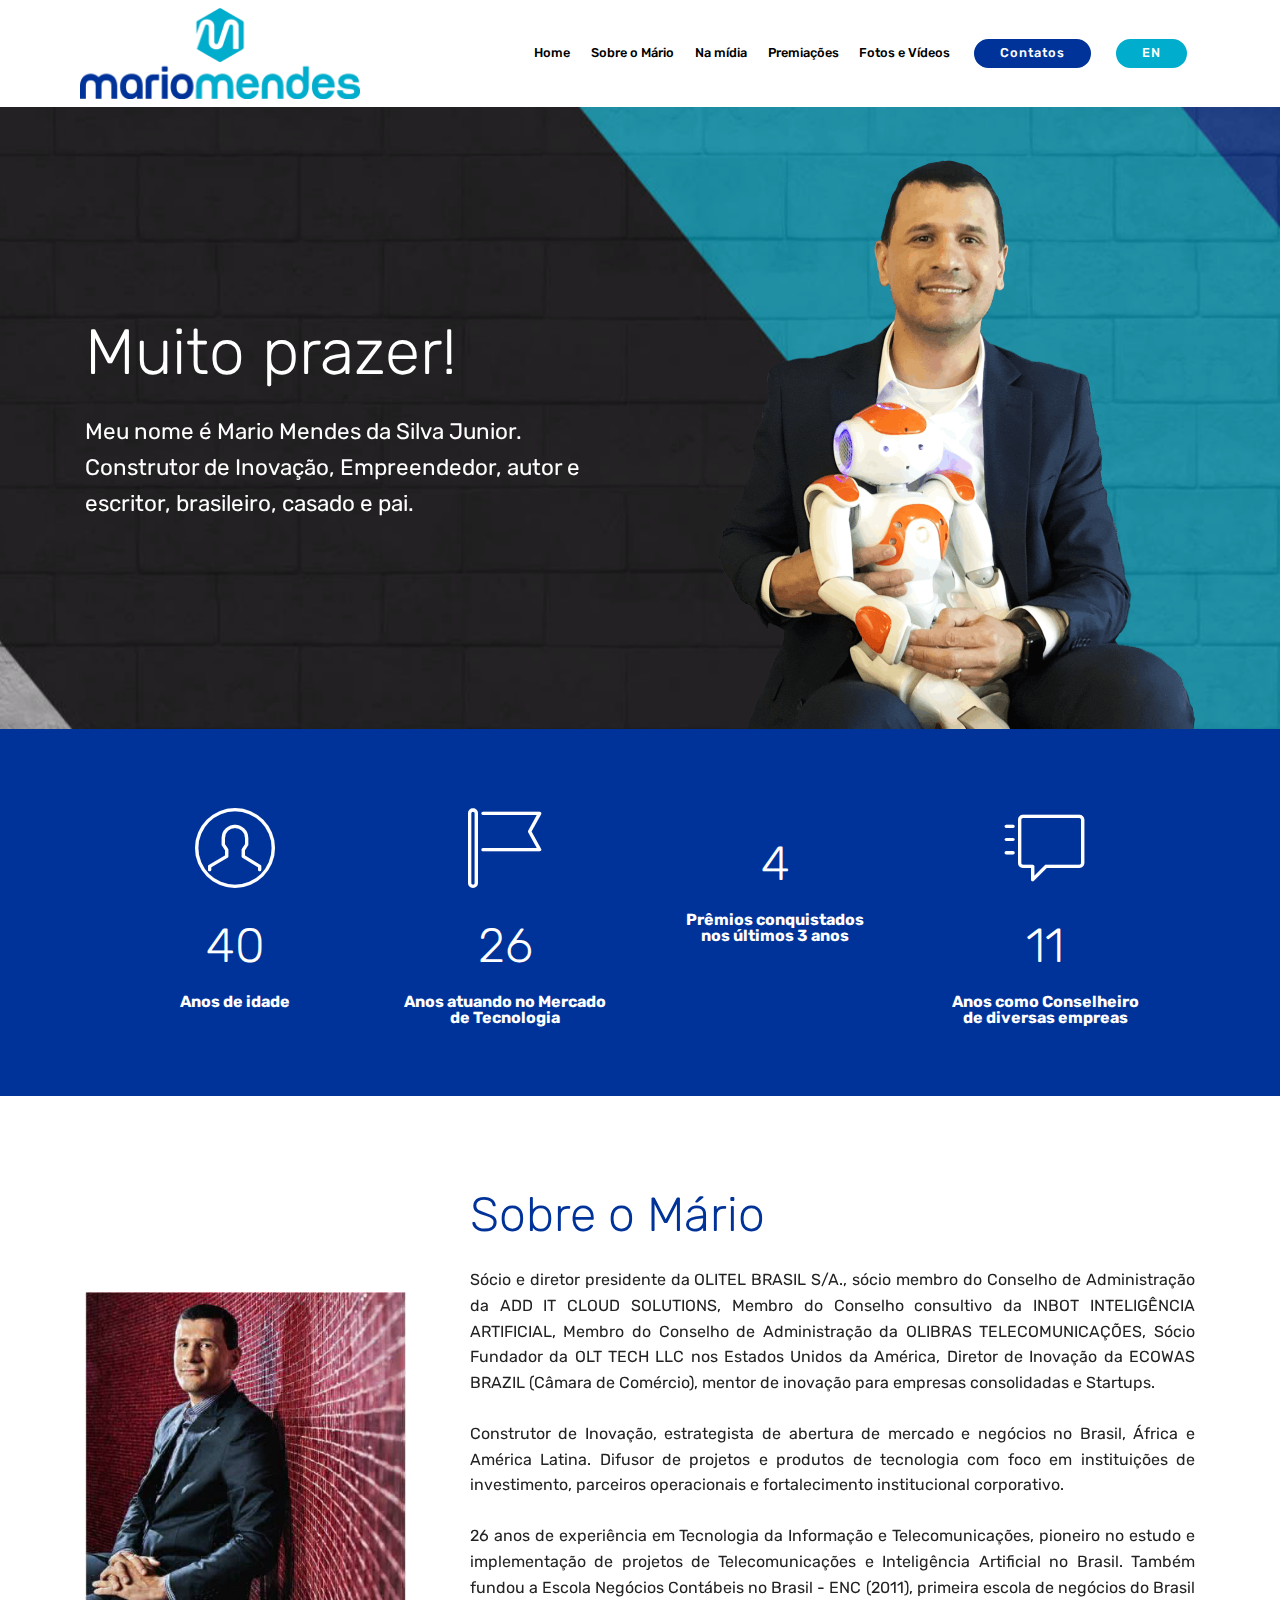
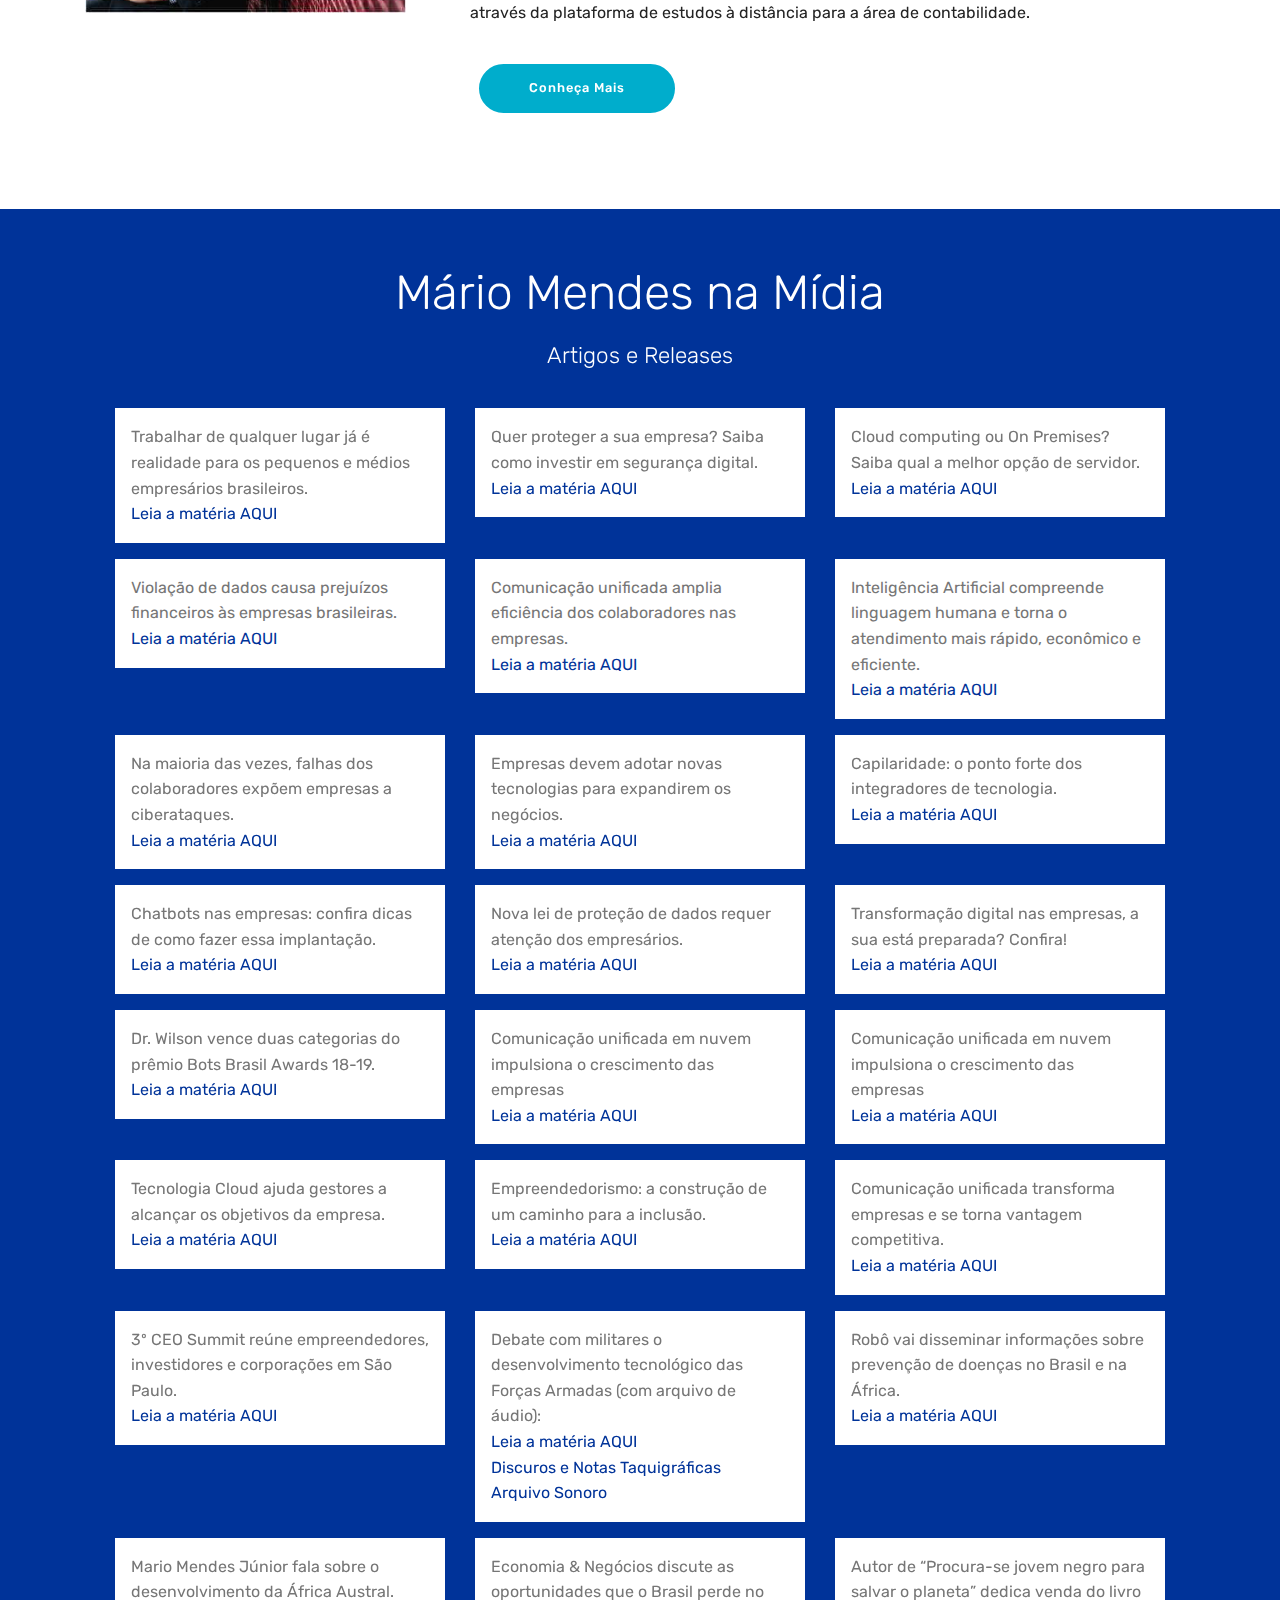
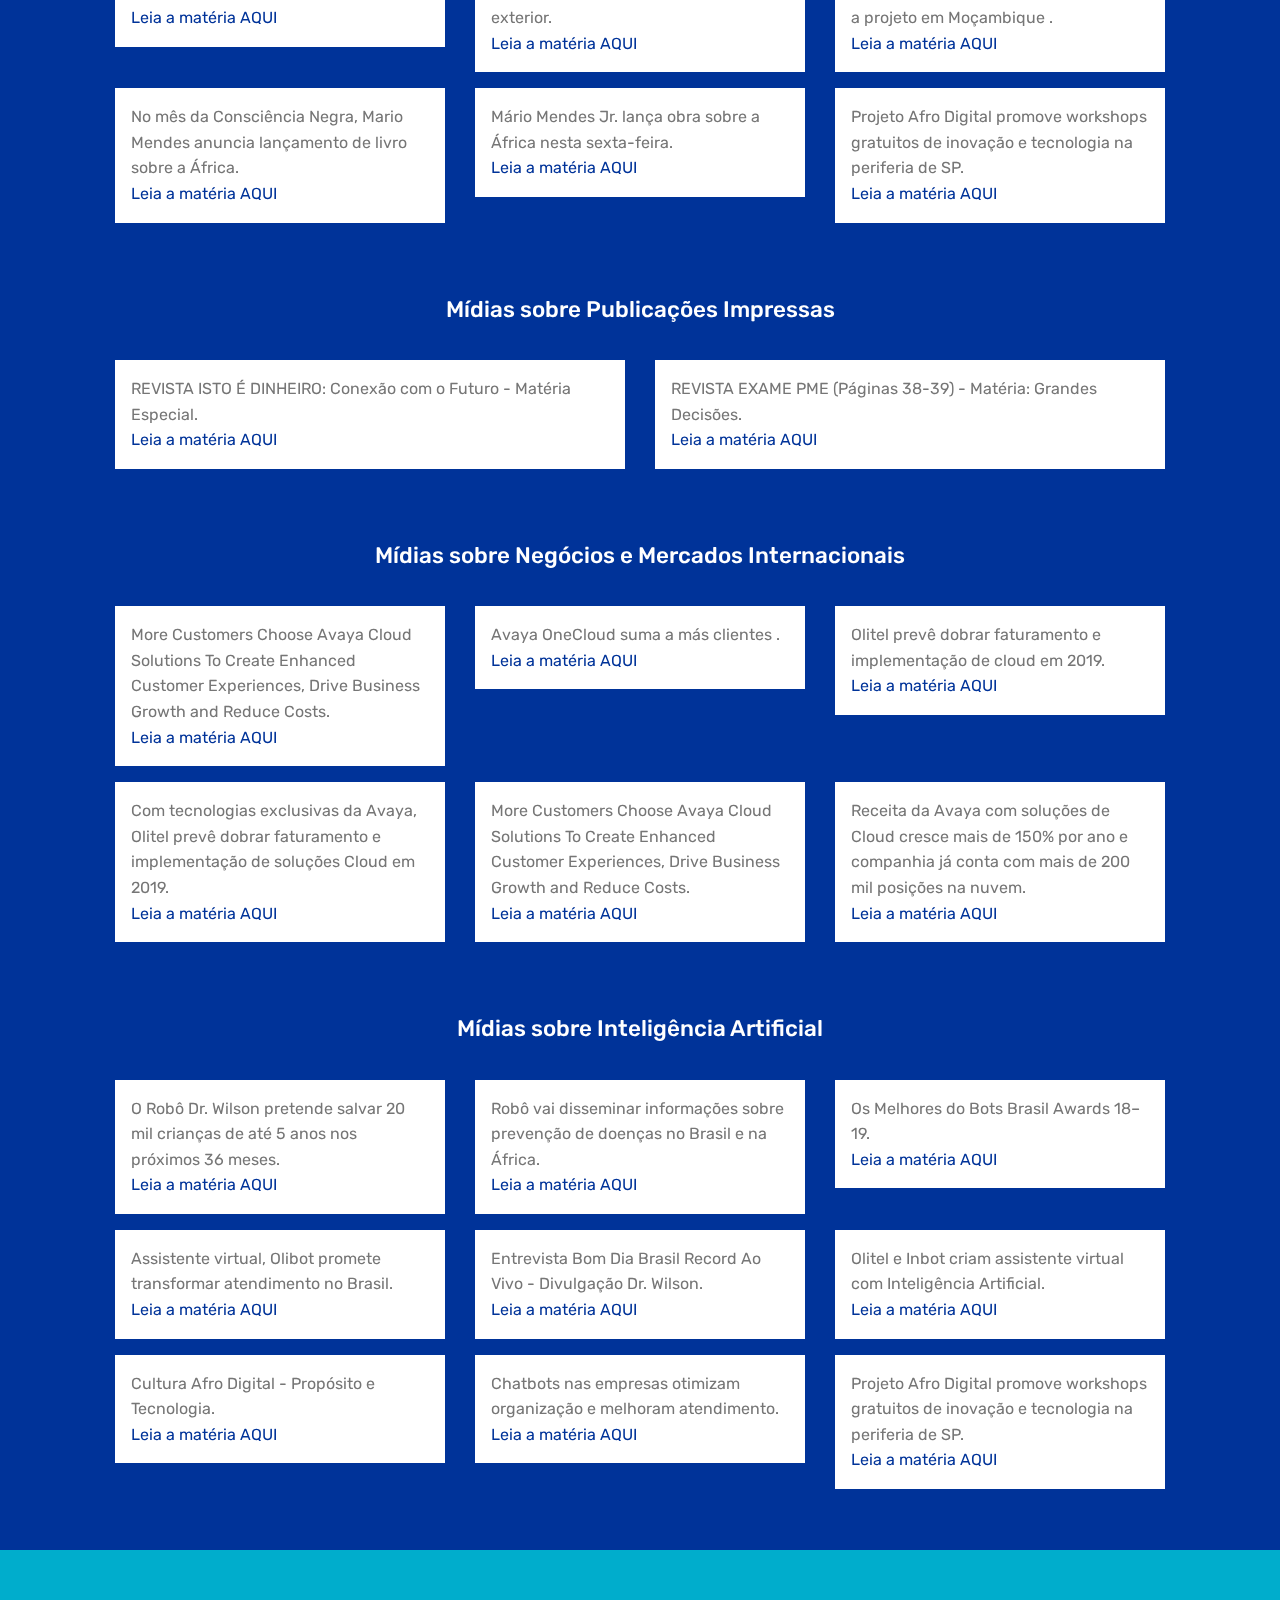
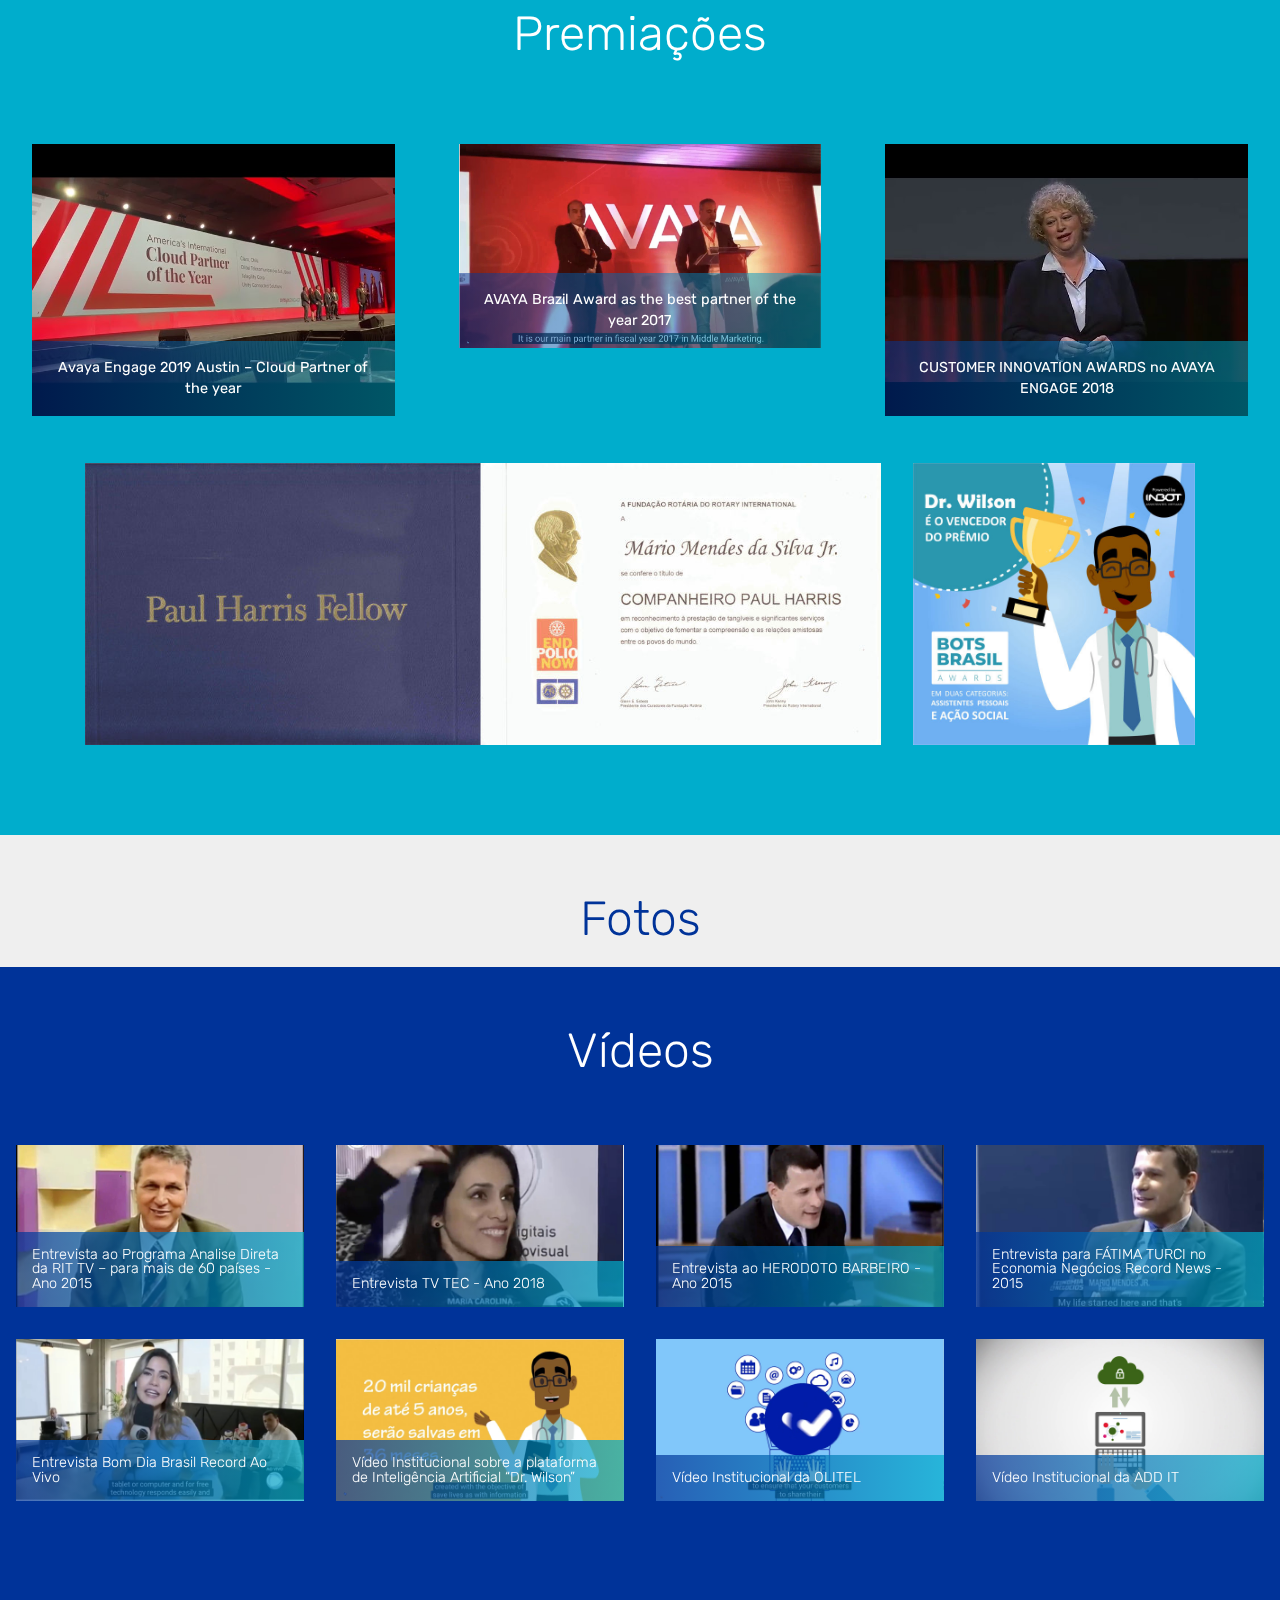
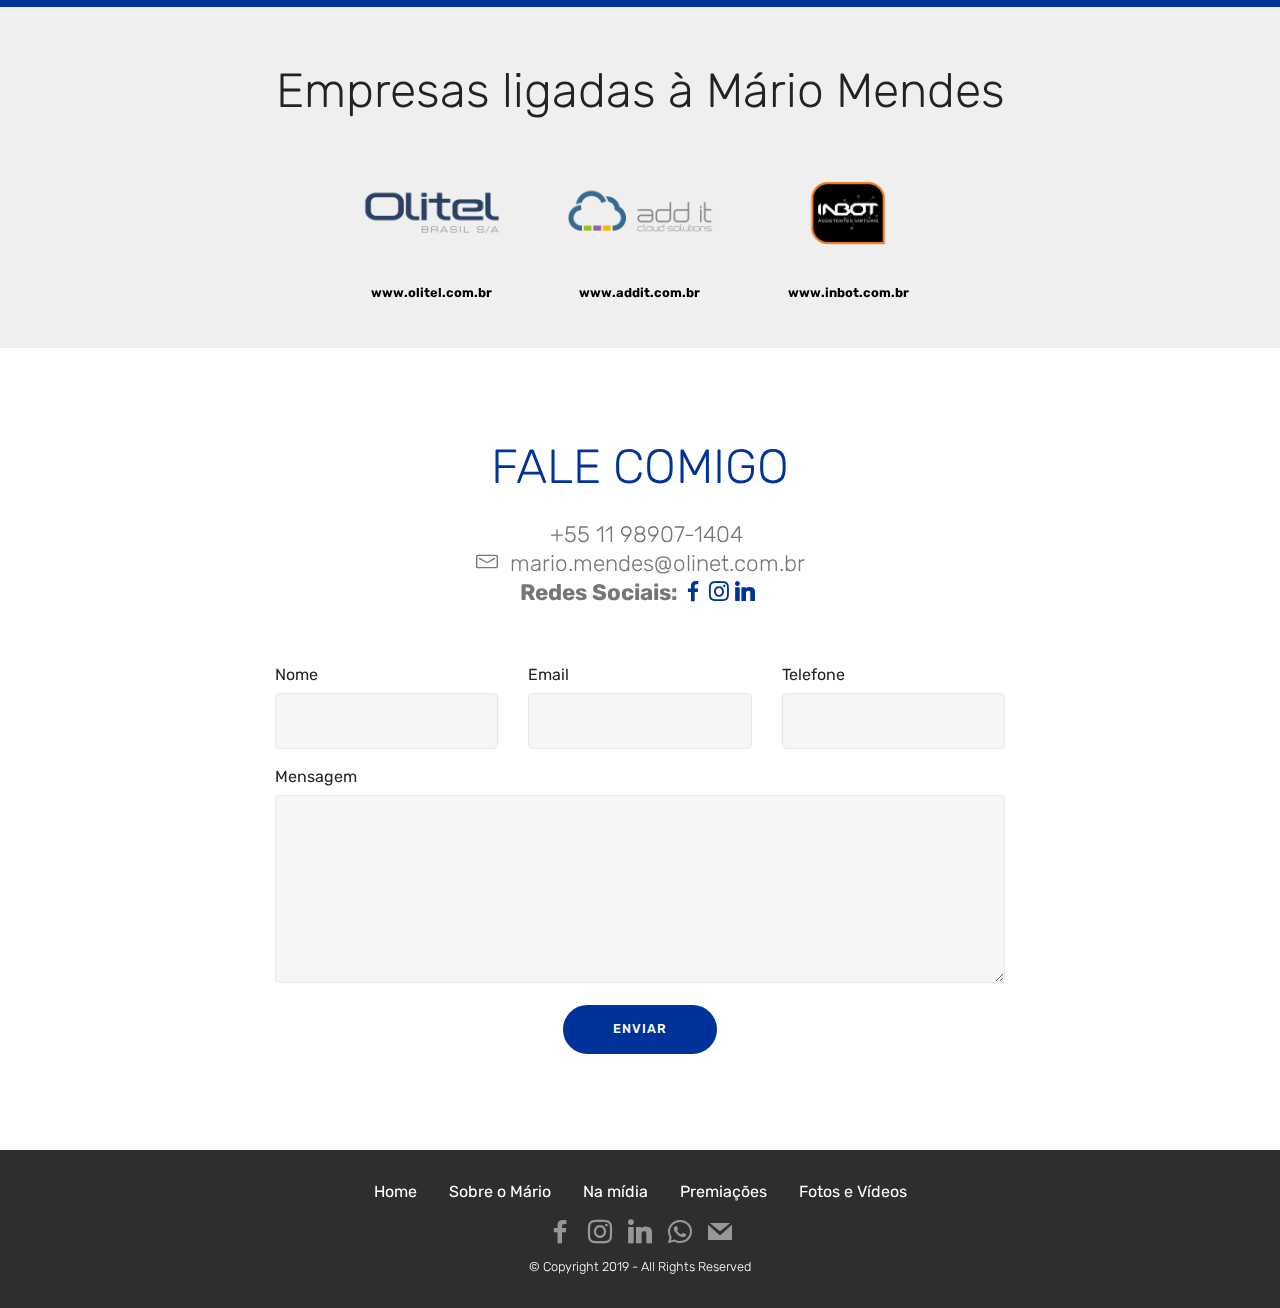
<file: index.html>
<!DOCTYPE html>
<html  >
<head>
  
  <meta charset="UTF-8">
  <meta http-equiv="X-UA-Compatible" content="IE=edge">
  
  <meta name="twitter:card" content="summary_large_image"/>
  <meta name="twitter:image:src" content="">
  <meta property="og:image" content="">
  <meta name="twitter:title" content="Mario Mendes">
  <meta name="viewport" content="width=device-width, initial-scale=1, minimum-scale=1">
  <link rel="shortcut icon" href="assets/images/icone-128x113.png" type="image/x-icon">
  <meta name="description" content="Site sobre Mário Mendes">
  
  
  <title>Mario Mendes</title>
  <link rel="stylesheet" href="assets/web/assets/mobirise-icons/mobirise-icons.css">
  <link rel="stylesheet" href="assets/web/assets/mobirise-icons-bold/mobirise-icons-bold.css">
  <link rel="stylesheet" href="assets/bootstrap/css/bootstrap.min.css">
  <link rel="stylesheet" href="assets/bootstrap/css/bootstrap-grid.min.css">
  <link rel="stylesheet" href="assets/bootstrap/css/bootstrap-reboot.min.css">
  <link rel="stylesheet" href="assets/tether/tether.min.css">
  <link rel="stylesheet" href="assets/dropdown/css/style.css">
  <link rel="stylesheet" href="assets/socicon/css/styles.css">
  <link rel="stylesheet" href="assets/theme/css/style.css">
  <link rel="stylesheet" href="assets/gallery/style.css">
  <link rel="preload" href="https://fonts.googleapis.com/css?family=Rubik:300,400,500,600,700,800,900,300i,400i,500i,600i,700i,800i,900i&display=swap" as="style" onload="this.onload=null;this.rel='stylesheet'">
  <noscript><link rel="stylesheet" href="https://fonts.googleapis.com/css?family=Rubik:300,400,500,600,700,800,900,300i,400i,500i,600i,700i,800i,900i&display=swap"></noscript>
  <link rel="preload" as="style" href="assets/mobirise/css/mbr-additional.css"><link rel="stylesheet" href="assets/mobirise/css/mbr-additional.css" type="text/css">
  
  
  
  
</head>
<body>
  
  <section class="menu cid-rqXHF6oydX" once="menu" id="menu2-1g">

    

    <nav class="navbar navbar-expand beta-menu navbar-dropdown align-items-center navbar-fixed-top navbar-toggleable-sm">
        <button class="navbar-toggler navbar-toggler-right" type="button" data-toggle="collapse" data-target="#navbarSupportedContent" aria-controls="navbarSupportedContent" aria-expanded="false" aria-label="Toggle navigation">
            <div class="hamburger">
                <span></span>
                <span></span>
                <span></span>
                <span></span>
            </div>
        </button>
        <div class="menu-logo">
            <div class="navbar-brand">
                <span class="navbar-logo">
                    <a href="#top">
                        <img src="assets/images/mariomendeslogo-572x186.png" alt="Mario Mendes Jr" title="" style="height: 5.7rem;">
                    </a>
                </span>
                
            </div>
        </div>
        <div class="collapse navbar-collapse" id="navbarSupportedContent">
            <ul class="navbar-nav nav-dropdown" data-app-modern-menu="true"><li class="nav-item">
                    <a class="nav-link link text-black display-4" href="index.html">
                        Home</a>
                </li><li class="nav-item"><a class="nav-link link text-black display-4" href="index.html#counters1-6">
                        Sobre o Mário</a></li>
                <li class="nav-item">
                    <a class="nav-link link text-black display-4" href="index.html#content4-g">
                        Na mídia</a>
                </li><li class="nav-item"><a class="nav-link link text-black display-4" href="index.html#content4-j">
                        Premiações</a></li><li class="nav-item"><a class="nav-link link text-black display-4" href="index.html#content4-f">Fotos e Vídeos</a></li></ul>
            <div class="navbar-buttons mbr-section-btn"><a class="btn btn-sm btn-primary display-4" href="index.html#form1-4">
                    Contatos</a> <a class="btn btn-sm btn-secondary display-4" href="page2.html">
                    EN</a></div>
        </div>
    </nav>
</section>

<section class="header3 cid-rq1kKlLJjt mbr-parallax-background" id="header3-0">

    

    <div class="mbr-overlay" style="opacity: 0.2; background-color: rgb(0, 0, 0);">
    </div>

    <div class="container">
        <div class="media-container-row">
            <div class="mbr-figure" style="width: 90%;">
                <img src="assets/images/mariomendesalta-956x1137.png" alt="Mario" title="">
            </div>

            <div class="media-content">
                <h1 class="mbr-section-title mbr-white pb-3 mbr-fonts-style display-1">
                    <br><br>Muito prazer!</h1>
                
                <div class="mbr-section-text mbr-white pb-3 ">
                    <p class="mbr-text mbr-fonts-style display-5">Meu nome é Mario Mendes da Silva Junior.<br>Construtor de Inovação, Empreendedor, autor e escritor, brasileiro, casado e pai.<br></p>
                </div>
                
            </div>
        </div>
    </div>

</section>

<section class="counters1 counters cid-rq2IJBrTzW" id="counters1-6">

    

    

    <div class="container">
        
        

        <div class="container pt-4 mt-2">
            <div class="media-container-row">
                <div class="card p-3 align-center col-12 col-md-6 col-lg-3">
                    <div class="panel-item p-3">
                        <div class="card-img pb-3">
                            <span class="mbr-iconfont mbri-user" style="color: rgb(255, 255, 255); fill: rgb(255, 255, 255);"></span>
                        </div>

                        <div class="card-text">
                            <h3 class="count pt-3 pb-3 mbr-fonts-style display-2">40</h3>
                            <h4 class="mbr-content-title mbr-bold mbr-fonts-style display-7">
                                Anos de idade</h4>
                            
                        </div>
                    </div>
                </div>


                <div class="card p-3 align-center col-12 col-md-6 col-lg-3">
                    <div class="panel-item p-3">
                        <div class="card-img pb-3">
                            <span class="mbr-iconfont mbri-flag" style="color: rgb(255, 255, 255); fill: rgb(255, 255, 255);"></span>
                        </div>
                        <div class="card-text">
                            <h3 class="count pt-3 pb-3 mbr-fonts-style display-2">
                                  26</h3>
                            <h4 class="mbr-content-title mbr-bold mbr-fonts-style display-7">
                                Anos atuando no Mercado de Tecnologia</h4>
                            
                        </div>
                    </div>
                </div>

                <div class="card p-3 align-center col-12 col-md-6 col-lg-3">
                    <div class="panel-item p-3">
                        <div class="card-img pb-3">
                            <span class="mbr-iconfont icon54-v2-year-aniversary-23" style="color: rgb(255, 255, 255); fill: rgb(255, 255, 255);"></span>
                        </div>
                        <div class="card-text">
                            <h3 class="count pt-3 pb-3 mbr-fonts-style display-2">4</h3>
                            <h4 class="mbr-content-title mbr-bold mbr-fonts-style display-7">
                                Prêmios conquistados nos últimos 3 anos</h4>
                            
                        </div>
                    </div>
                </div>


                <div class="card p-3 align-center col-12 col-md-6 col-lg-3">
                    <div class="panel-item p-3">
                        <div class="card-img pb-3">
                            <span class="mbr-iconfont mbri-help" style="color: rgb(255, 255, 255); fill: rgb(255, 255, 255);"></span>
                        </div>

                        <div class="card-texts">
                             <h3 class="count pt-3 pb-3 mbr-fonts-style display-2">
                                  11</h3>
                            <h4 class="mbr-content-title mbr-bold mbr-fonts-style display-7">
                                Anos como Conselheiro de diversas empreas</h4>
                            
                        </div>
                    </div>
                </div>
            </div>
        </div>
   </div>
</section>

<section class="header3 cid-rq2Kf2HPhS" id="header3-8">

    

    

    <div class="container">
        <div class="media-container-row">
            <div class="mbr-figure" style="width: 50%;">
                <img src="assets/images/1378519-481662271932032-898401435-n-398x399.jpg" alt="Mario" title="">
            </div>

            <div class="media-content">
                <h1 class="mbr-section-title mbr-white pb-3 mbr-fonts-style display-2">
                    Sobre o Mário</h1>
                
                <div class="mbr-section-text mbr-white pb-3 ">
                    <p align="justify" class="mbr-text mbr-fonts-style display-7">Sócio e diretor presidente da OLITEL BRASIL S/A., sócio membro do Conselho de Administração da ADD IT CLOUD SOLUTIONS, Membro do Conselho consultivo da INBOT INTELIGÊNCIA ARTIFICIAL, Membro do Conselho de Administração da OLIBRAS TELECOMUNICAÇÕES, Sócio Fundador da OLT TECH LLC nos Estados Unidos da América, Diretor de Inovação da ECOWAS BRAZIL (Câmara de Comércio), mentor de inovação para empresas consolidadas e Startups.  
<br> 
<br>Construtor de Inovação, estrategista de abertura de mercado e negócios no Brasil, África e América Latina. Difusor de projetos e produtos de tecnologia com foco em instituições de investimento, parceiros operacionais e fortalecimento institucional corporativo.  
<br> 
<br>26 anos de experiência em Tecnologia da Informação e Telecomunicações, pioneiro no estudo e implementação de projetos de Telecomunicações e Inteligência Artificial no Brasil. Também fundou a Escola Negócios Contábeis no Brasil - ENC (2011), primeira escola de negócios do Brasil através da plataforma de estudos à distância para a área de contabilidade.</p>
                </div>
                <div class="mbr-section-btn"><a class="btn btn-md btn-secondary display-4" href="page1.html">Conheça Mais</a></div>
            </div>
        </div>
    </div>

</section>

<section class="mbr-section content4 cid-rq2YdIK7co" id="content4-g">

    

    <div class="container">
        <div class="media-container-row">
            <div class="title col-12 col-md-8">
                <h2 class="align-center pb-3 mbr-fonts-style display-2">
                    Mário Mendes na Mídia</h2>
                <h3 class="mbr-section-subtitle align-center mbr-light mbr-fonts-style display-5">
                    Artigos e Releases</h3>
                
            </div>
        </div>
    </div>
</section>

<section class="mbr-section article content14 cid-rq5Wk3SoIl" id="content14-v">
      
     

    <div class="container">
        <div class="media-container-row">
            <div class="row col-12 col-md-12">
                <div class="col-12 mbr-text mbr-fonts-style display-7 col-md-4">
                     <p class="p-3">Trabalhar de qualquer lugar já é realidade para os pequenos e médios empresários brasileiros.<br><span style="font-size: 1rem;"><a href="https://exame.abril.com.br/negocios/dino/correcao-trabalhar-de-qualquer-lugar-ja-e-realidade-para-os-pequenos-e-medios-empresarios-brasileiros/" target="_blank">Leia a matéria AQUI</a></span></p>
                </div>
                <div class="col-12 mbr-text mbr-fonts-style display-7 col-md-4">
                     <p class="p-3">Quer proteger a sua empresa? Saiba como investir em segurança digital.<br><span style="font-size: 1rem;"><a href="https://www.terra.com.br/noticias/dino/quer-proteger-a-sua-empresa-saiba-como-investir-em-seguranca-digital,9541cb61063e5837d2d3e9e63761df8b3613x70f.html" target="_blank">Leia a matéria AQUI</a></span></p>
                </div>
                <div class="col-12 col-md-4 mbr-text mbr-fonts-style display-7">
                     <p class="p-3">Cloud computing ou On Premises? Saiba qual a melhor opção de servidor.<br><span style="font-size: 1rem;"><a href="http://institucional.ae.com.br/cadernos/releases/?id=eUhGV3drd201V0N0dDMrM29jMHBOQT09" target="_blank">Leia a matéria AQUI</a></span></p>
                </div>
            </div>
        </div>
    </div>
</section>

<section class="mbr-section article content14 cid-rq62jGywRf" id="content14-w">
      
     

    <div class="container">
        <div class="media-container-row">
            <div class="row col-12 col-md-12">
                <div class="col-12 mbr-text mbr-fonts-style display-7 col-md-4">
                     <p class="p-3">Violação de dados causa prejuízos financeiros às empresas brasileiras.<br><span style="font-size: 1rem;"><a href="https://www.infomoney.com.br/negocios/noticias-corporativas/noticia/7604928/violacao-de-dados-causa-prejuizos-financeiros-as-empresas-brasileiras" target="_blank">Leia a matéria AQUI</a></span></p>
                </div>
                <div class="col-12 mbr-text mbr-fonts-style display-7 col-md-4">
                     <p class="p-3">Comunicação unificada amplia eficiência dos colaboradores nas empresas.<br><span style="font-size: 1rem;"><a href="https://exame.abril.com.br/negocios/dino/comunicacao-unificada-amplia-eficiencia-dos-colaboradores-nas-empresas/" target="_blank">Leia a matéria AQUI</a></span></p>
                </div>
                <div class="col-12 col-md-4 mbr-text mbr-fonts-style display-7">
                     <p class="p-3">Inteligência Artificial compreende linguagem humana e torna o atendimento mais rápido, econômico e eficiente.<br><span style="font-size: 1rem;"><a href="http://institucional.ae.com.br/cadernos/releases/?id=REpid2xGSndNSEpMTjRqYkRJZ0VZZz09" target="_blank">Leia a matéria AQUI</a></span></p>
                </div>
            </div>
        </div>
    </div>
</section>

<section class="mbr-section article content14 cid-rq62N7cUPX" id="content14-x">
      
     

    <div class="container">
        <div class="media-container-row">
            <div class="row col-12 col-md-12">
                <div class="col-12 mbr-text mbr-fonts-style display-7 col-md-4">
                     <p class="p-3">Na maioria das vezes, falhas dos colaboradores expõem empresas a ciberataques.<br><span style="font-size: 1rem;"><a href="https://www.infomoney.com.br/negocios/noticias-corporativas/noticia/7740599/na-maioria-das-vezes-falhas-dos-colaboradores-expoem-empresas-a-ciberataques" target="_blank">Leia a matéria AQUI</a></span></p>
                </div>
                <div class="col-12 mbr-text mbr-fonts-style display-7 col-md-4">
                     <p class="p-3">Empresas devem adotar novas tecnologias para expandirem os negócios.<br><span style="font-size: 1rem;"><a href="https://www.terra.com.br/noticias/empresas-devem-adotar-novas-tecnologias-para-expandirem-os-negocios,1cb8ebcfda66154b0ef036d637b0a99f81hhtaba.html)%20https://app.dino.com.br/Gerenciador2/Metricas/Relatorios?ids=aVrtTfwwMg0%3D" target="_blank">Leia a matéria AQUI</a></span></p>
                </div>
                <div class="col-12 col-md-4 mbr-text mbr-fonts-style display-7">
                     <p class="p-3">Capilaridade: o ponto forte dos integradores de tecnologia.<br><span style="font-size: 1rem;"><a href="http://institucional.ae.com.br/cadernos/releases/?id=NU45cUJwdzlnVmdjZ2FNWHJxVVlkUT09" target="_blank">Leia a matéria AQUI</a></span></p>
                </div>
            </div>
        </div>
    </div>
</section>

<section class="mbr-section article content14 cid-rq62OQMyYO" id="content14-y">
      
     

    <div class="container">
        <div class="media-container-row">
            <div class="row col-12 col-md-12">
                <div class="col-12 mbr-text mbr-fonts-style display-7 col-md-4">
                     <p class="p-3">Chatbots nas empresas: confira dicas de como fazer essa implantação.<br><span style="font-size: 1rem;"><a href="https://www.mundodomarketing.com.br/noticias-corporativas/conteudo/194270/chatbots-nas-empresas-confira-dicas-de-como-fazer-essa-implantacao" target="_blank">Leia a matéria AQUI</a></span></p>
                </div>
                <div class="col-12 mbr-text mbr-fonts-style display-7 col-md-4">
                     <p class="p-3">Nova lei de proteção de dados requer atenção dos empresários.<br><span style="font-size: 1rem;"><a href="https://www.infomoney.com.br/negocios/noticias-corporativas/noticia/7849630/nova-lei-de-protecao-de-dados-requer-atencao-dos-empresarios" target="_blank">Leia a matéria AQUI</a></span></p>
                </div>
                <div class="col-12 col-md-4 mbr-text mbr-fonts-style display-7">
                     <p class="p-3">Transformação digital nas empresas, a sua está preparada? Confira!<br><span style="font-size: 1rem;"><a href="https://www.terra.com.br/noticias/dino/transformacao-digital-nas-empresas-a-sua-esta-preparada-confira,f337b54eb4c22180359a02c64ad133bb13r159m2.html" target="_blank">Leia a matéria AQUI</a></span></p>
                </div>
            </div>
        </div>
    </div>
</section>

<section class="mbr-section article content14 cid-rq62RglMNW" id="content14-10">
      
     

    <div class="container">
        <div class="media-container-row">
            <div class="row col-12 col-md-12">
                <div class="col-12 mbr-text mbr-fonts-style display-7 col-md-4">
                     <p class="p-3">Dr. Wilson vence duas categorias do prêmio Bots Brasil Awards 18-19.<br><span style="font-size: 1rem;"><a href="https://www.terra.com.br/noticias/dino/dr-wilson-vence-duas-categorias-do-premio-bots-brasil-awards-18-19,fc9ef72ce4ef33e6d4933e1f444bf5e3a9z55lqp.html" target="_blank">Leia a matéria AQUI</a></span></p>
                </div>
                <div class="col-12 mbr-text mbr-fonts-style display-7 col-md-4">
                     <p class="p-3">Comunicação unificada em nuvem impulsiona o crescimento das empresas<br><span style="font-size: 1rem;"><a href="http://institucional.ae.com.br/cadernos/releases/?id=emtGSjVwL3RFcEVCVXBoR1dvYVo4UT09" target="_blank">Leia a matéria AQUI</a></span></p>
                </div>
                <div class="col-12 col-md-4 mbr-text mbr-fonts-style display-7">
                     <p class="p-3">Comunicação unificada em nuvem impulsiona o crescimento das empresas<br><span style="font-size: 1rem;"><a href="https://www.mundodomarketing.com.br/noticias-corporativas/conteudo/194287/quer-reformar-ou-fazer-uma-mudanca-na-sua-empresa-saiba-mais-sobre-moving" target="_blank">Leia a matéria AQUI</a></span></p>
                </div>
            </div>
        </div>
    </div>
</section>

<section class="mbr-section article content14 cid-rq62VqXewt" id="content14-11">
      
     

    <div class="container">
        <div class="media-container-row">
            <div class="row col-12 col-md-12">
                <div class="col-12 mbr-text mbr-fonts-style display-7 col-md-4">
                     <p class="p-3">Tecnologia Cloud ajuda gestores a alcançar os objetivos da empresa.<br><span style="font-size: 1rem;"><a href="https://www.terra.com.br/noticias/dino/tecnologia-cloud-ajuda-gestores-a-alcancar-os-objetivos-da-empresa,dfdaafdd88ecb422dbbae3a8937ca89ed1hdpkfm.html" target="_blank">Leia a matéria AQUI</a></span></p>
                </div>
                <div class="col-12 mbr-text mbr-fonts-style display-7 col-md-4">
                     <p class="p-3">Empreendedorismo: a construção de um caminho para a inclusão.<br><span style="font-size: 1rem;"><a href="https://www.bayerjovens.com.br/pt/materia/?materia=empreendedorismo-a-construcao-de-um-caminho-para-a-inclusao" target="_blank">Leia a matéria AQUI</a></span></p>
                </div>
                <div class="col-12 col-md-4 mbr-text mbr-fonts-style display-7">
                     <p class="p-3">Comunicação unificada transforma empresas e se torna vantagem competitiva.<br><span style="font-size: 1rem;"><a href="https://exame.abril.com.br/negocios/dino/comunicacao-unificada-transforma-empresas-e-se-torna-vantagem-competitiva/" target="_blank">Leia a matéria AQUI</a></span></p>
                </div>
            </div>
        </div>
    </div>
</section>

<section class="mbr-section article content14 cid-rqG98VfEtR" id="content14-s">
      
     

    <div class="container">
        <div class="media-container-row">
            <div class="row col-12 col-md-12">
                <div class="col-12 mbr-text mbr-fonts-style display-7 col-md-4">
                     <p class="p-3">3º CEO Summit reúne empreendedores, investidores e corporações em São Paulo.<br><span style="font-size: 1rem;"><a href="https://inseedinvestimentos.com.br/3o-ceo-summit-reune-empreendedores-investidores-e-corporacoes-em-sao-paulo/" target="_blank">Leia a matéria AQUI</a></span></p>
                </div>
                <div class="col-12 mbr-text mbr-fonts-style display-7 col-md-4">
                     <p class="p-3">Debate com militares o desenvolvimento tecnológico das Forças Armadas (com arquivo de áudio):<br><span style="font-size: 1rem;"><a href="https://www.prb10.org.br/noticias/parlamentares/em-audiencia-publica-tia-eron-debate-com-militares-o-desenvolvimento-cientifico-e-tecnologico-das-forcas-armadas/" target="_blank">Leia a matéria AQUI</a><br><a href="https://www.camara.leg.br/internet/sitaqweb/TextoHTML.asp?etapa=3&nuSessao=128.1.55.O&nuQuarto=153&nuOrador=1&nuInsercao=5&dtHorarioQuarto=22:02&sgFaseSessao=OD%20%20%20%20%20%20%20%20&Data=27/05/2015&txApelido=TIA%20ERON&txFaseSessao=Ordem%20do%20Dia%20%20%20%20%20%20%20%20%20%20%20%20%20%20%20%20%20%20&dtHoraQuarto=22:02&txEtapa=Sem%20reda%C3%A7%C3%A3o%20final" target="_blank">Discuros e Notas Taquigráficas</a><br><a href="http://imagem.camara.gov.br/internet/audio/Resultado.asp?txtCodigo=52552" target="_blank">Arquivo Sonoro</a></span></p>
                </div>
                <div class="col-12 col-md-4 mbr-text mbr-fonts-style display-7">
                     <p class="p-3">Robô vai disseminar informações sobre prevenção de doenças no Brasil e na África.<br><span style="font-size: 1rem;"><a href="https://www1.folha.uol.com.br/mercado/2018/10/robo-vai-disseminar-informacoes-sobre-prevencao-de-doencas-no-brasil-e-na-africa.shtml" target="_blank">Leia a matéria AQUI</a></span></p>
                </div>
            </div>
        </div>
    </div>
</section>

<section class="mbr-section article content14 cid-rqGtDOVfKU" id="content14-12">
      
     

    <div class="container">
        <div class="media-container-row">
            <div class="row col-12 col-md-12">
                <div class="col-12 mbr-text mbr-fonts-style display-7 col-md-4">
                     <p class="p-3">Mario Mendes Júnior fala sobre o desenvolvimento da África Austral.<br><a href="https://noticias.r7.com/record-news/jornal-da-record-news/videos/mario-mendes-junior-fala-sobre-o-desenvolvimento-da-africa-austral-17102015" target="_blank" style="font-size: 1rem; background-color: rgb(255, 255, 255);">Leia a matéria AQUI</a></p>
                </div>
                <div class="col-12 mbr-text mbr-fonts-style display-7 col-md-4">
                     <p class="p-3">Economia &amp; Negócios discute as oportunidades que o Brasil perde no exterior.<br><span style="font-size: 1rem;"><a href="https://noticias.r7.com/record-news/economia-e-negocios/videos/economia-negocios-discute-as-oportunidades-que-o-brasil-perde-no-exterior-17102015" target="_blank">Leia a matéria AQUI</a></span></p>
                </div>
                <div class="col-12 col-md-4 mbr-text mbr-fonts-style display-7">
                     <p class="p-3">Autor de “Procura-se jovem negro para salvar o planeta” dedica venda do livro a projeto em Moçambique
.<br><a href="http://www.pordentrodaafrica.com/cultura/autor-de-procura-se-jovem-negro-para-salvar-o-planeta-dedica-venda-do-livro-a-projeto-em-mocambique" target="_blank" style="font-size: 1rem; background-color: rgb(255, 255, 255);">Leia a matéria AQUI</a></p>
                </div>
            </div>
        </div>
    </div>
</section>

<section class="mbr-section article content14 cid-rqGtEIr3Fd" id="content14-13">
      
     

    <div class="container">
        <div class="media-container-row">
            <div class="row col-12 col-md-12">
                <div class="col-12 mbr-text mbr-fonts-style display-7 col-md-4">
                     <p class="p-3">No mês da Consciência Negra, Mario Mendes anuncia lançamento de livro sobre a África.<br><span style="font-size: 1rem;"><a href="http://prb10sp.org.br/noticias/no-mes-da-consciencia-negra-mario-mendes-anuncia-lancamento-de-livro-sobre-a-africa/" target="_blank">Leia a matéria AQUI</a></span></p>
                </div>
                <div class="col-12 mbr-text mbr-fonts-style display-7 col-md-4">
                     <p class="p-3">Mário Mendes Jr. lança obra sobre a África nesta sexta-feira.<br><span style="font-size: 1rem;"><a href="http://entretenimento.r7.com/blogs/ligia-braslauskas-literatura/mario-mendes-jr-lanca-obra-sobre-a-africa-nesta-sexta-feira-14062013/" target="_blank">Leia a matéria AQUI</a></span></p>
                </div>
                <div class="col-12 col-md-4 mbr-text mbr-fonts-style display-7">
                     <p class="p-3">Projeto Afro Digital promove workshops gratuitos de inovação e tecnologia na periferia de SP.<br><span style="font-size: 1rem;"><a href="https://www.terra.com.br/noticias/dino/projeto-afro-digital-promove-workshops-gratuitos-de-inovacao-e-tecnologia-na-periferia-de-sp,35270473c83b1c6cc4f8f1a23884bb5cqwqh2hzw.html" target="_blank">Leia a matéria AQUI</a></span></p>
                </div>
            </div>
        </div>
    </div>
</section>

<section class="mbr-section content4 cid-rqGaHgBETp" id="content4-t">

    

    <div class="container">
        <div class="media-container-row">
            <div class="title col-12 col-md-8">
                <h2 class="align-center pb-3 mbr-fonts-style display-5">
                    Mídias sobre Publicações Impressas</h2>
                
                
            </div>
        </div>
    </div>
</section>

<section class="mbr-section article content14 cid-rqGaK35ASy" id="content14-u">
      
     

    <div class="container">
        <div class="media-container-row">
            <div class="row col-12 col-md-12">
                <div class="col-12 mbr-text mbr-fonts-style display-7 col-md-6">
                     <p class="p-3">REVISTA ISTO É DINHEIRO: Conexão com o Futuro -  Matéria Especial.<br><span style="font-size: 1rem;"><a href="https://www.pressreader.com/brazil/isto-e-dinheiro/20181122/282497184712568" target="_blank">Leia a matéria AQUI</a></span></p>
                </div>
                <div class="col-12 mbr-text mbr-fonts-style display-7 col-md-6">
                     <p class="p-3">REVISTA EXAME PME (Páginas 38-39) -  Matéria: Grandes Decisões.<br><span style="font-size: 1rem;"><a href="https://issuu.com/exame/docs/pme62" target="_blank">Leia a matéria AQUI</a></span></p>
                </div>
                
            </div>
        </div>
    </div>
</section>

<section class="mbr-section content4 cid-rqGbmtj9Ek" id="content4-w">

    

    <div class="container">
        <div class="media-container-row">
            <div class="title col-12 col-md-8">
                <h2 class="align-center pb-3 mbr-fonts-style display-5">
                    Mídias sobre Negócios e Mercados Internacionais</h2>
                
                
            </div>
        </div>
    </div>
</section>

<section class="mbr-section article content14 cid-rqGbfqydTb" id="content14-v">
      
     

    <div class="container">
        <div class="media-container-row">
            <div class="row col-12 col-md-12">
                <div class="col-12 mbr-text mbr-fonts-style display-7 col-md-4">
                     <p class="p-3">More Customers Choose Avaya Cloud Solutions To Create Enhanced Customer Experiences, Drive Business Growth and Reduce Costs.<br><span style="font-size: 1rem;"><a href="https://investors.avaya.com/investor-news/news-release-details/2019/More-Customers-Choose-Avaya-Cloud-Solutions-To-Create-Enhanced-Customer-Experiences-Drive-Business-Growth-and-Reduce-Costs/default.aspx" target="_blank">Leia a matéria AQUI</a></span></p>
                </div>
                <div class="col-12 mbr-text mbr-fonts-style display-7 col-md-4">
                     <p class="p-3">Avaya OneCloud suma a más clientes
.<br><a href="https://www.infochannel.info/avaya-onecloud-suma-mas-clientes" target="_blank" style="font-size: 1rem; background-color: rgb(255, 255, 255);">Leia a matéria AQUI</a></p>
                </div>
                <div class="col-12 col-md-4 mbr-text mbr-fonts-style display-7">
                     <p class="p-3">Olitel prevê dobrar faturamento e implementação de cloud em 2019.<br><span style="font-size: 1rem;"><a href="https://itforum365.com.br/com-tecnologias-exclusivas-da-avaya-olitel-preve-dobrar-faturamento-e-implementacao-de-solucoes-cloud-em-2019/" target="_blank">Leia a matéria AQUI</a></span></p>
                </div>
            </div>
        </div>
    </div>
</section>

<section class="mbr-section article content14 cid-rqGcFi7lt8" id="content14-x">
      
     

    <div class="container">
        <div class="media-container-row">
            <div class="row col-12 col-md-12">
                <div class="col-12 mbr-text mbr-fonts-style display-7 col-md-4">
                     <p class="p-3">Com tecnologias exclusivas da Avaya, Olitel prevê dobrar faturamento e implementação de soluções Cloud em 2019.<br><span style="font-size: 1rem;"><a href="https://www.avaya.com/br/about-avaya/newsroom/2018/20180920/" target="_blank">Leia a matéria AQUI</a></span></p>
                </div>
                <div class="col-12 mbr-text mbr-fonts-style display-7 col-md-4">
                     <p class="p-3">More Customers Choose Avaya Cloud Solutions To Create Enhanced Customer Experiences, Drive Business Growth and Reduce Costs.<br><span style="font-size: 1rem;"><a href="https://www.bloomberg.com/press-releases/2019-03-19/more-customers-choose-avaya-cloud-solutions-to-create-enhanced-customer-experiences-drive-business-growth-and-reduce-costs" target="_blank">Leia a matéria AQUI</a></span></p>
                </div>
                <div class="col-12 col-md-4 mbr-text mbr-fonts-style display-7">
                     <p class="p-3">Receita da Avaya com soluções de Cloud cresce mais de 150% por ano e companhia já conta com mais de 200 mil posições na nuvem.<br><span style="font-size: 1rem;"><a href="https://www.avaya.com/br/about-avaya/newsroom/20190320/" target="_blank">Leia a matéria AQUI</a></span></p>
                </div>
            </div>
        </div>
    </div>
</section>

<section class="mbr-section content4 cid-rqGpEIFShv" id="content4-y">

    

    <div class="container">
        <div class="media-container-row">
            <div class="title col-12 col-md-8">
                <h2 class="align-center pb-3 mbr-fonts-style display-5">
                    Mídias sobre Inteligência Artificial</h2>
                
                
            </div>
        </div>
    </div>
</section>

<section class="mbr-section article content14 cid-rqGpFPAw2G" id="content14-z">
      
     

    <div class="container">
        <div class="media-container-row">
            <div class="row col-12 col-md-12">
                <div class="col-12 mbr-text mbr-fonts-style display-7 col-md-4">
                     <p class="p-3">O Robô Dr. Wilson pretende salvar 20 mil crianças de até 5 anos nos próximos 36 meses.<br><span style="font-size: 1rem;"><a href="https://www.terra.com.br/noticias/dino/o-robo-dr-wilson-pretende-salvar-20-mil-criancas-de-ate-5-anos-nos-proximos-36-meses,176105b9bb27eda6aa15545044690d98uuw30vv1.html" target="_blank">Leia a matéria AQUI</a></span></p>
                </div>
                <div class="col-12 mbr-text mbr-fonts-style display-7 col-md-4">
                     <p class="p-3">Robô vai disseminar informações sobre prevenção de doenças no Brasil e na África.<br><span style="font-size: 1rem;"><a href="https://www1.folha.uol.com.br/mercado/2018/10/robo-vai-disseminar-informacoes-sobre-prevencao-de-doencas-no-brasil-e-na-africa.shtml" target="_blank">Leia a matéria AQUI</a></span></p>
                </div>
                <div class="col-12 col-md-4 mbr-text mbr-fonts-style display-7">
                     <p class="p-3">Os Melhores do Bots Brasil Awards 18–19.<br><span style="font-size: 1rem;"><a href="https://medium.com/botsbrasil/os-melhores-do-bots-brasil-awards-18-19-5388f36f08fe" target="_blank">Leia a matéria AQUI</a></span></p>
                </div>
            </div>
        </div>
    </div>
</section>

<section class="mbr-section article content14 cid-rqGpTaOnni" id="content14-10">
      
     

    <div class="container">
        <div class="media-container-row">
            <div class="row col-12 col-md-12">
                <div class="col-12 mbr-text mbr-fonts-style display-7 col-md-4">
                     <p class="p-3">Assistente virtual, Olibot promete transformar atendimento no Brasil.<br><span style="font-size: 1rem;"><a href="https://www.terra.com.br/noticias/dino/assistente-virtual-olibot-promete-transformar-atendimento-no-brasil,ae177e1533d41de56b5772c9063d07a8sq6lqxee.html" target="_blank">Leia a matéria AQUI</a></span></p>
                </div>
                <div class="col-12 mbr-text mbr-fonts-style display-7 col-md-4">
                     <p class="p-3">Entrevista Bom Dia Brasil Record Ao Vivo - Divulgação Dr. Wilson.<br><span style="font-size: 1rem;"><a href="https://www.youtube.com/watch?v=5FPJU7ac-jk" target="_blank">Leia a matéria AQUI</a></span></p>
                </div>
                <div class="col-12 col-md-4 mbr-text mbr-fonts-style display-7">
                     <p class="p-3">Olitel e Inbot criam assistente virtual com Inteligência Artificial.<br><span style="font-size: 1rem;"><a href="https://itforum365.com.br/olitel-inbot-assistente-virtual/" target="_blank">Leia a matéria AQUI</a></span></p>
                </div>
            </div>
        </div>
    </div>
</section>

<section class="mbr-section article content14 cid-rqGpTJyVRj" id="content14-11">
      
     

    <div class="container">
        <div class="media-container-row">
            <div class="row col-12 col-md-12">
                <div class="col-12 mbr-text mbr-fonts-style display-7 col-md-4">
                     <p class="p-3">Cultura Afro Digital - Propósito e Tecnologia.<br><span style="font-size: 1rem;"><a href="http://culturaafrodigital.com.br/proposito-tecnologia/" target="_blank">Leia a matéria AQUI</a></span></p>
                </div>
                <div class="col-12 mbr-text mbr-fonts-style display-7 col-md-4">
                     <p class="p-3">Chatbots nas empresas otimizam organização e melhoram atendimento.<br><span style="font-size: 1rem;"><a href="https://www.infomoney.com.br/negocios/noticias-corporativas/noticia/7972340/chatbots-nas-empresas-otimizam-organizacao-e-melhoram-atendimento" target="_blank">Leia a matéria AQUI</a></span></p>
                </div>
                <div class="col-12 col-md-4 mbr-text mbr-fonts-style display-7">
                     <p class="p-3">Projeto Afro Digital promove workshops gratuitos de inovação e tecnologia na periferia de SP.<br><span style="font-size: 1rem;"><a href="https://www.terra.com.br/noticias/dino/projeto-afro-digital-promove-workshops-gratuitos-de-inovacao-e-tecnologia-na-periferia-de-sp,35270473c83b1c6cc4f8f1a23884bb5cqwqh2hzw.html" target="_blank">Leia a matéria AQUI</a></span></p>
                </div>
            </div>
        </div>
    </div>
</section>

<section class="mbr-section content4 cid-rq2ZnyAij1" id="content4-j">

    

    <div class="container">
        <div class="media-container-row">
            <div class="title col-12 col-md-8">
                <h2 class="align-center pb-3 mbr-fonts-style display-2">
                    Premiações</h2>
                
                
            </div>
        </div>
    </div>
</section>

<section align="center" class="mbr-gallery mbr-slider-carousel cid-rq30u5LUwb" id="gallery1-k">

    

    <div align="center">
        <div align="center"><!-- Filter --><!-- Gallery --><div class="mbr-gallery-row"><div class="mbr-gallery-layout-default"><div><div><div class="mbr-gallery-item mbr-gallery-item--p4 video-slide" data-video-url="https://www.youtube.com/watch?v=f3BOCAQcSdU" data-tags="Fantástica"><div href="#lb-gallery1-k" data-slide-to="0" data-bs-slide-to="0" data-toggle="modal" data-bs-toggle="modal"><div></div><img alt="" src="assets/images/mobirise201949-201822019-4-5-4-1-16.jpg"><span class="icon-video"></span><span class="mbr-gallery-title mbr-fonts-style display-7">Avaya Engage 2019 Austin – Cloud Partner of the year</span></div></div><div class="mbr-gallery-item mbr-gallery-item--p4 video-slide" data-video-url="https://www.youtube.com/watch?v=A8hQqoM6zk0" data-tags="Responsivo"><div href="#lb-gallery1-k" data-slide-to="1" data-bs-slide-to="1" data-toggle="modal" data-bs-toggle="modal"><div></div><img alt="" src="assets/images/mobirise201949-201822019-4-5-4-1-33.jpg"><span class="icon-video"></span><span class="mbr-gallery-title mbr-fonts-style display-7">AVAYA Brazil Award as the best partner of the year 2017<br></span></div></div><div class="mbr-gallery-item mbr-gallery-item--p4 video-slide" data-video-url="https://www.youtube.com/watch?v=zPSXXKpz9MU" data-tags="Criativo"><div href="#lb-gallery1-k" data-slide-to="2" data-bs-slide-to="2" data-toggle="modal" data-bs-toggle="modal"><div></div><img alt="" src="assets/images/mobirise201949-201822019-4-5-4-1-53.jpg"><span class="icon-video"></span><span class="mbr-gallery-title mbr-fonts-style display-7">CUSTOMER INNOVATION AWARDS no AVAYA ENGAGE 2018</span></div></div></div></div><div class="clearfix"></div></div></div><!-- Lightbox --><div data-app-prevent-settings="" class="mbr-slider modal fade carousel slide" tabindex="-1" data-keyboard="true" data-bs-keyboard="true" data-interval="false" data-bs-interval="false" id="lb-gallery1-k"><div class="modal-dialog"><div class="modal-content"><div class="modal-body"><div class="carousel-inner"><div class="carousel-item video-container"><img src="assets/images/background1.jpg" alt="" title=""></div><div class="carousel-item video-container"><img src="assets/images/background2.jpg" alt="" title=""></div><div class="carousel-item active video-container"><img src="assets/images/background3.jpg" alt="" title=""></div></div><a class="carousel-control carousel-control-prev" role="button" data-slide="prev" data-bs-slide="prev" href="#lb-gallery1-k"><span class="mbri-left mbr-iconfont" aria-hidden="true"></span><span class="sr-only visually-hidden">Previous</span></a><a class="carousel-control carousel-control-next" role="button" data-slide="next" data-bs-slide="next" href="#lb-gallery1-k"><span class="mbri-right mbr-iconfont" aria-hidden="true"></span><span class="sr-only visually-hidden">Next</span></a><a class="close" href="#" role="button" data-dismiss="modal" data-bs-dismiss="modal"><span class="sr-only visually-hidden">Close</span></a></div></div></div></div></div>
    </div>

</section>

<section class="cid-rqXtxkmJp4" id="image4-16">
    <!-- Block parameters controls (Blue "Gear" panel) -->
    
    <!-- End block parameters -->
    <div class="container images-container">
            <div class="media-container-row" style="width: 100%;">
                <div class="img-item item1" style="width: 285%;">
                    <img src="assets/images/prmio-paul-harris-fellow-1086x384.jpg" alt="Prêmio Paul Harris Fellow" title="">
                    
                </div>
                <div class="img-item">
                    <img src="assets/images/dr-wilson-vencedor-626x626.jpg" alt="Dr Wilson vencedor do Bots Brasil 18-19" title="">
                    
                </div>
            </div>
    </div>
</section>

<section class="mbr-section content4 cid-rq2Xan8vvk" id="content4-f">

    

    <div class="container">
        <div class="media-container-row">
            <div class="title col-12 col-md-8">
                <h2 class="align-center pb-3 mbr-fonts-style display-2">
                    Fotos</h2>
                
                
            </div>
        </div>
    </div>
</section>



<section class="mbr-section content4 cid-rq2WWXr7Ka" id="content4-e">

    

    <div class="container">
        <div class="media-container-row">
            <div class="title col-12 col-md-8">
                <h2 class="align-center pb-3 mbr-fonts-style display-2">Vídeos</h2>
                
                
            </div>
        </div>
    </div>
</section>

<section class="mbr-gallery mbr-slider-carousel cid-rq2SFFyNbe" id="gallery1-9">

    

    <div>
        <div><!-- Filter --><!-- Gallery --><div class="mbr-gallery-row"><div class="mbr-gallery-layout-default"><div><div><div class="mbr-gallery-item mbr-gallery-item--p2 video-slide" data-video-url=" https://www.youtube.com/watch?v=k0twOlSmxhE" data-tags="Fantástica"><div href="#lb-gallery1-9" data-slide-to="0" data-bs-slide-to="0" data-toggle="modal" data-bs-toggle="modal"><div></div><img alt="" src="assets/images/mobirise201949-201822019-4-5-3-14-26.jpg"><span class="icon-video"></span><span class="mbr-gallery-title mbr-fonts-style display-4">Entrevista ao Programa Analise Direta da RIT TV – para mais de 60 países - Ano 2015</span></div></div><div class="mbr-gallery-item mbr-gallery-item--p2 video-slide" data-video-url="https://www.youtube.com/watch?v=FXi8g6EPaHg&amp;t=3s" data-tags="Fantástica"><div href="#lb-gallery1-9" data-slide-to="1" data-bs-slide-to="1" data-toggle="modal" data-bs-toggle="modal"><div></div><img alt="" src="assets/images/mobirise201949-201822019-4-5-3-17-36.jpg"><span class="icon-video"></span><span class="mbr-gallery-title mbr-fonts-style display-4">Entrevista TV TEC -  Ano 2018</span></div></div><div class="mbr-gallery-item mbr-gallery-item--p2 video-slide" data-video-url="https://www.youtube.com/watch?v=ixsU-3n4HN4" data-tags="Fantástica"><div href="#lb-gallery1-9" data-slide-to="2" data-bs-slide-to="2" data-toggle="modal" data-bs-toggle="modal"><div></div><img alt="" src="assets/images/mobirise201949-201822019-4-5-3-18-9.jpg"><span class="icon-video"></span><span class="mbr-gallery-title mbr-fonts-style display-4">Entrevista ao HERODOTO BARBEIRO - Ano 2015</span></div></div><div class="mbr-gallery-item mbr-gallery-item--p2 video-slide" data-video-url="https://www.youtube.com/watch?v=-db8dmVZPMs" data-tags="Fantástica"><div href="#lb-gallery1-9" data-slide-to="3" data-bs-slide-to="3" data-toggle="modal" data-bs-toggle="modal"><div></div><img alt="" src="assets/images/mobirise201949-201822019-4-5-3-20-58.jpg"><span class="icon-video"></span><span class="mbr-gallery-title mbr-fonts-style display-4">Entrevista para FÁTIMA TURCI no Economia Negócios Record News - 2015</span></div></div><div class="mbr-gallery-item mbr-gallery-item--p2 video-slide" data-video-url="https://www.youtube.com/watch?v=5FPJU7ac-jk" data-tags="Fantástica"><div href="#lb-gallery1-9" data-slide-to="4" data-bs-slide-to="4" data-toggle="modal" data-bs-toggle="modal"><div></div><img alt="" src="assets/images/mobirise201949-201822019-4-5-3-57-34.jpg"><span class="icon-video"></span><span class="mbr-gallery-title mbr-fonts-style display-4">Entrevista Bom Dia Brasil Record Ao Vivo</span></div></div><div class="mbr-gallery-item mbr-gallery-item--p2 video-slide" data-video-url="https://www.youtube.com/watch?v=URpEXPQcQn4&amp;t=4s" data-tags="Fantástica"><div href="#lb-gallery1-9" data-slide-to="5" data-bs-slide-to="5" data-toggle="modal" data-bs-toggle="modal"><div></div><img alt="" src="assets/images/mobirise201949-201822019-4-5-3-58-49.jpg"><span class="icon-video"></span><span class="mbr-gallery-title mbr-fonts-style display-4">Vídeo Institucional sobre a plataforma de Inteligência Artificial “Dr. Wilson”</span></div></div><div class="mbr-gallery-item mbr-gallery-item--p2 video-slide" data-video-url="https://www.youtube.com/watch?v=yTQbxD36u28&amp;t=16s" data-tags="Fantástica"><div href="#lb-gallery1-9" data-slide-to="6" data-bs-slide-to="6" data-toggle="modal" data-bs-toggle="modal"><div></div><img alt="" src="assets/images/mobirise201949-201822019-4-5-3-59-22.jpg"><span class="icon-video"></span><span class="mbr-gallery-title mbr-fonts-style display-4">Vídeo Institucional da OLITEL</span></div></div><div class="mbr-gallery-item mbr-gallery-item--p2 video-slide" data-video-url="https://www.youtube.com/watch?v=TXwNNVNhQY0" data-tags="Fantástica"><div href="#lb-gallery1-9" data-slide-to="7" data-bs-slide-to="7" data-toggle="modal" data-bs-toggle="modal"><div></div><img alt="" src="assets/images/mobirise201949-201822019-4-5-4-0-2.jpg"><span class="icon-video"></span><span class="mbr-gallery-title mbr-fonts-style display-4">Vídeo Institucional da ADD IT</span></div></div></div></div><div class="clearfix"></div></div></div><!-- Lightbox --><div data-app-prevent-settings="" class="mbr-slider modal fade carousel slide" tabindex="-1" data-keyboard="true" data-bs-keyboard="true" data-interval="false" data-bs-interval="false" id="lb-gallery1-9"><div class="modal-dialog"><div class="modal-content"><div class="modal-body"><div class="carousel-inner"><div class="carousel-item video-container"><img src="assets/images/background1.jpg" alt="" title=""></div><div class="carousel-item video-container"><img src="assets/images/mbr-1920x1280.jpg" alt="" title=""></div><div class="carousel-item video-container"><img src="assets/images/mbr-1-1920x1280.jpg" alt="" title=""></div><div class="carousel-item video-container"><img src="assets/images/mbr-1920x1079.jpg" alt="" title=""></div><div class="carousel-item video-container"><img src="assets/images/mbr-1920x1281.jpg" alt="" title=""></div><div class="carousel-item video-container"><img src="assets/images/mbr-2-1920x1280.jpg" alt="" title=""></div><div class="carousel-item video-container"><img src="assets/images/mbr-1920x1279.jpg" alt="" title=""></div><div class="carousel-item active video-container"><img src="assets/images/mbr-3-1920x1280.jpg" alt="" title=""></div></div><a class="carousel-control carousel-control-prev" role="button" data-slide="prev" data-bs-slide="prev" href="#lb-gallery1-9"><span class="mbri-left mbr-iconfont" aria-hidden="true"></span><span class="sr-only visually-hidden">Previous</span></a><a class="carousel-control carousel-control-next" role="button" data-slide="next" data-bs-slide="next" href="#lb-gallery1-9"><span class="mbri-right mbr-iconfont" aria-hidden="true"></span><span class="sr-only visually-hidden">Next</span></a><a class="close" href="#" role="button" data-dismiss="modal" data-bs-dismiss="modal"><span class="sr-only visually-hidden">Close</span></a></div></div></div></div></div>
    </div>

</section>

<section class="mbr-section content4 cid-rqH0zX3MJV" id="content4-x">

    

    <div class="container">
        <div class="media-container-row">
            <div class="title col-12 col-md-12">
                <h2 class="align-center pb-3 mbr-fonts-style display-2">Empresas ligadas à Mário Mendes</h2>
                
                
            </div>
        </div>
    </div>
</section>

<section class="features17 cid-rqGYO3bPPe" id="features17-w">
    
    

    
    <div class="container-fluid">
        <div class="media-container-row">
            <div class="card p-3 col-12 col-md-2">
                <div class="card-wrapper">
                    <div class="card-img">
                        <img src="assets/images/olitel-376x248.png" alt="Olitel" title="">
                    </div>
                    <div class="card-box">
                        <h4 class="card-title pb-3 mbr-fonts-style display-4"><a href="https://www.olitel.com.br" target="_blank" class="text-black"><strong>
                            www.olitel.com.br
                        </strong></a></h4>
                        
                    </div>
                </div>
            </div>

            <div class="card p-3 col-12 col-md-2">
                <div class="card-wrapper">
                    <div class="card-img">
                        <a href="https://www.addit.com.br" target="_blank"><img src="assets/images/addit-376x248.png" alt="Addit" title=""></a>
                    </div>
                    <div class="card-box">
                        <h4 class="card-title pb-3 mbr-fonts-style display-4"><a href="https://www.addit.com.br" target="_blank" class="text-black"><strong>
                            www.addit.com.br
                        </strong></a></h4>
                        
                    </div>
                </div>
            </div>

            <div class="card p-3 col-12 col-md-2">
                <div class="card-wrapper">
                    <div class="card-img">
                        <a href="https://www.inbot.com.br" target="_blank"><img src="assets/images/inbot-376x248.png" alt="InBot" title=""></a>
                    </div>
                    <div class="card-box">
                        <h4 class="card-title pb-3 mbr-fonts-style display-4"><a href="https://www.inbot.com.br" target="_blank" class="text-black"><strong>
                            www.inbot.com.br
                        </strong></a></h4>
                        
                    </div>
                </div>
            </div>

            
            
            
        </div>
    </div>
</section>

<section class="mbr-section form1 cid-rq1pUOOsB9" id="form1-4">

    

    
    <div class="container">
        <div class="row justify-content-center">
            <div class="title col-12 col-lg-8">
                <h2 class="mbr-section-title align-center pb-3 mbr-fonts-style display-2">
                    FALE COMIGO</h2>
                <h3 class="mbr-section-subtitle align-center mbr-light pb-3 mbr-fonts-style display-5">
                    <span class="fa fa-whatsapp mbr-iconfont" style="font-size: 20px;"></span>&nbsp; +55 11 98907-1404<br>
                    <span class="mbrib-letter mbr-iconfont" style="font-size: 22px;"></span>&nbsp; mario.mendes@olinet.com.br<br><strong>Redes Sociais:&nbsp;</strong><a href="https://www.facebook.com/profile.php?id=100002647893795" target="_blank"><span class="socicon socicon-facebook mbr-iconfont" style="font-size: 20px;"></span></a>&nbsp;<a href="https://www.instagram.com/mendesjr.mario" target="_blank"><span class="socicon socicon-instagram mbr-iconfont" style="font-size: 20px;"></span></a>&nbsp;<a href="https://www.linkedin.com/in/mariomj" target="_blank"><span class="socicon socicon-linkedin mbr-iconfont" style="font-size: 20px;"></span></a>&nbsp;</h3>
            </div>
        </div>
    </div>
    <div class="container">
        <div class="row justify-content-center">
            <div class="media-container-column col-lg-8" data-form-type="formoid">
                <!---Formbuilder Form--->
                <form action="https://mobirise.eu/" method="POST" class="mbr-form form-with-styler" data-form-title="Contato via Site Mario"><input type="hidden" name="email" data-form-email="true" value="WXVSW5TlnZ6qfTWRoAmlwysTQO5tlVWzuj2N9mIpSYpKzotYPrwkH1Fvjl1JrJEHC4UqzrS0Cx7x0aDRnypy63MawXvXpWKU/Ez7pvEJ2v8+3wFKBPQBqLAdGFfXmnij.1W50sr/6PEKdH9aC7EQNQWacrheuBvUd+O8EWzOm6LOumwmh+yqQxy4nScSVv8P17cZXd/C3UrpD1OwmsmA7fJ92PIEXIhjQRJkWLwuewsr/CUbUekvnOp8flXeo9lPs">
                    <div class="row row-sm-offset">
                        <div hidden="hidden" data-form-alert="" class="alert alert-success col-12">Obrigado! Retornarei seu contato em breve.</div>
                        <div hidden="hidden" data-form-alert-danger="" class="alert alert-danger col-12">
                        </div>
                    </div>
                    <div class="dragArea row row-sm-offset">
                        <div class="col-md-4  form-group" data-for="Nome">
                            <label for="Nome-form1-4" class="form-control-label mbr-fonts-style display-7">Nome</label>
                            <input type="text" name="Nome" data-form-field="Nome" required="required" class="form-control display-7" id="Nome-form1-4">
                        </div>
                        <div class="col-md-4  form-group" data-for="Email">
                            <label for="Email-form1-4" class="form-control-label mbr-fonts-style display-7">Email</label>
                            <input type="Email" name="Email" data-form-field="Email" required="required" class="form-control display-7" id="Email-form1-4">
                        </div>
                        <div data-for="Telefone" class="col-md-4  form-group">
                            <label for="Telefone-form1-4" class="form-control-label mbr-fonts-style display-7">Telefone</label>
                            <input type="Telefone" name="Telefone" data-form-field="Telefone" class="form-control display-7" id="Telefone-form1-4">
                        </div>
                        <div data-for="Mensagem" class="col-md-12 form-group">
                            <label for="Mensagem-form1-4" class="form-control-label mbr-fonts-style display-7">Mensagem</label>
                            <textarea name="Mensagem" data-form-field="Mensagem" class="form-control display-7" id="Mensagem-form1-4"></textarea>
                        </div>
                        <div class="col-md-12 input-group-btn align-center"><button type="submit" class="btn btn-primary btn-form display-4">ENVIAR</button></div>
                    </div>
                </form><!---Formbuilder Form--->
            </div>
        </div>
    </div>
</section>

<section once="" class="cid-rqXN6S2WgE" id="footer7-1i">

    

    

    <div class="container">
        <div class="media-container-row align-center mbr-white">
            <div class="row row-links">
                <ul class="foot-menu">
                    
                    
                    
                    
                    
                <li class="foot-menu-item mbr-fonts-style display-7"><a href="index.html" class="text-white">Home</a></li><li class="foot-menu-item mbr-fonts-style display-7"><a href="index.html#counters1-6" class="text-white">Sobre o Mário</a></li><li class="foot-menu-item mbr-fonts-style display-7"><a href="index.html#content4-g" class="text-white">Na mídia</a></li><li class="foot-menu-item mbr-fonts-style display-7"><a href="index.html#content4-j" class="text-white">Premiações</a></li><li class="foot-menu-item mbr-fonts-style display-7"><a href="index.html#content4-f" class="text-white">Fotos e Vídeos</a></li></ul>
            </div>
            <div class="row social-row">
                <div class="social-list align-right pb-2">
                    
                    
                    
                    
                    
                    
                <div class="soc-item">
                        <a href="https://www.facebook.com/profile.php?id=100002647893795" target="_blank">
                            <span class="mbr-iconfont mbr-iconfont-social socicon-facebook socicon"></span>
                        </a>
                    </div><div class="soc-item">
                        <a href="https://www.instagram.com/mendesjr.mario" target="_blank">
                            <span class="mbr-iconfont mbr-iconfont-social socicon-instagram socicon"></span>
                        </a>
                    </div><div class="soc-item">
                        <a href="https://www.linkedin.com/in/mariomj" target="_blank">
                            <span class="mbr-iconfont mbr-iconfont-social socicon-linkedin socicon"></span>
                        </a>
                    </div><div class="soc-item">
                        <a href="http://api.whatsapp.com/send?1=pt_BR&phone=5511989071404" target="_blank">
                            <span class="mbr-iconfont mbr-iconfont-social socicon-whatsapp socicon"></span>
                        </a>
                    </div><div class="soc-item">
                        <a href="mailto:mario.mendes@olinet.com.br">
                            <span class="mbr-iconfont mbr-iconfont-social socicon-mail socicon"></span>
                        </a>
                    </div></div>
            </div>
            <div class="row row-copirayt">
                <p class="mbr-text mb-0 mbr-fonts-style mbr-white align-center display-4">
                    © Copyright 2019 - All Rights Reserved
                </p>
            </div>
        </div>
    </div>
</section>


<script src="assets/popper/popper.min.js"></script>
  <script src="assets/web/assets/jquery/jquery.min.js"></script>
  <script src="assets/bootstrap/js/bootstrap.min.js"></script>
  <script src="assets/tether/tether.min.js"></script>
  <script src="assets/smoothscroll/smooth-scroll.js"></script>
  <script src="assets/dropdown/js/nav-dropdown.js"></script>
  <script src="assets/dropdown/js/navbar-dropdown.js"></script>
  <script src="assets/touchswipe/jquery.touch-swipe.min.js"></script>
  <script src="assets/parallax/jarallax.min.js"></script>
  <script src="assets/viewportchecker/jquery.viewportchecker.js"></script>
  <script src="assets/masonry/masonry.pkgd.min.js"></script>
  <script src="assets/imagesloaded/imagesloaded.pkgd.min.js"></script>
  <script src="assets/bootstrapcarouselswipe/bootstrap-carousel-swipe.js"></script>
  <script src="assets/vimeoplayer/jquery.mb.vimeo_player.js"></script>
  <script src="assets/theme/js/script.js"></script>
  <script src="assets/gallery/player.min.js"></script>
  <script src="assets/gallery/script.js"></script>
  <script src="assets/slidervideo/script.js"></script>
  <script src="assets/formoid/formoid.min.js"></script>
  
  
  
</body>
</html>
</file>
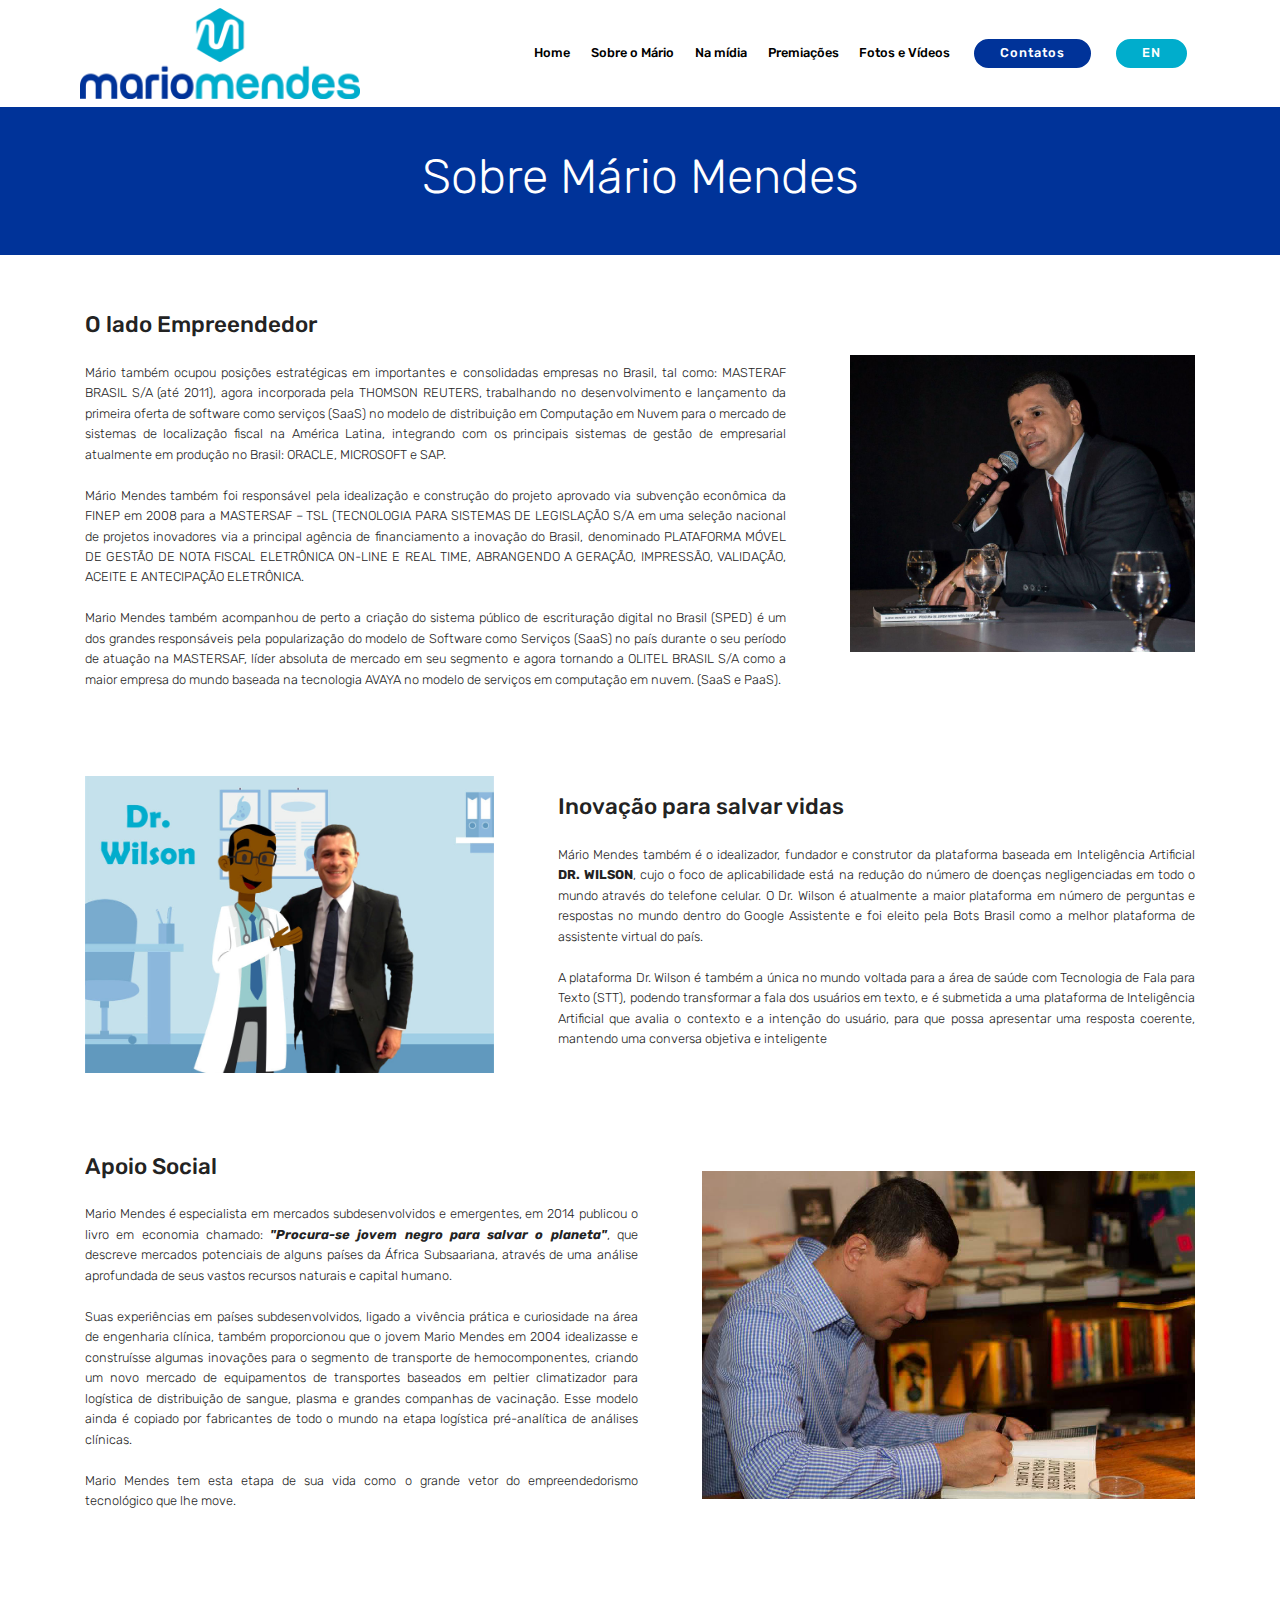
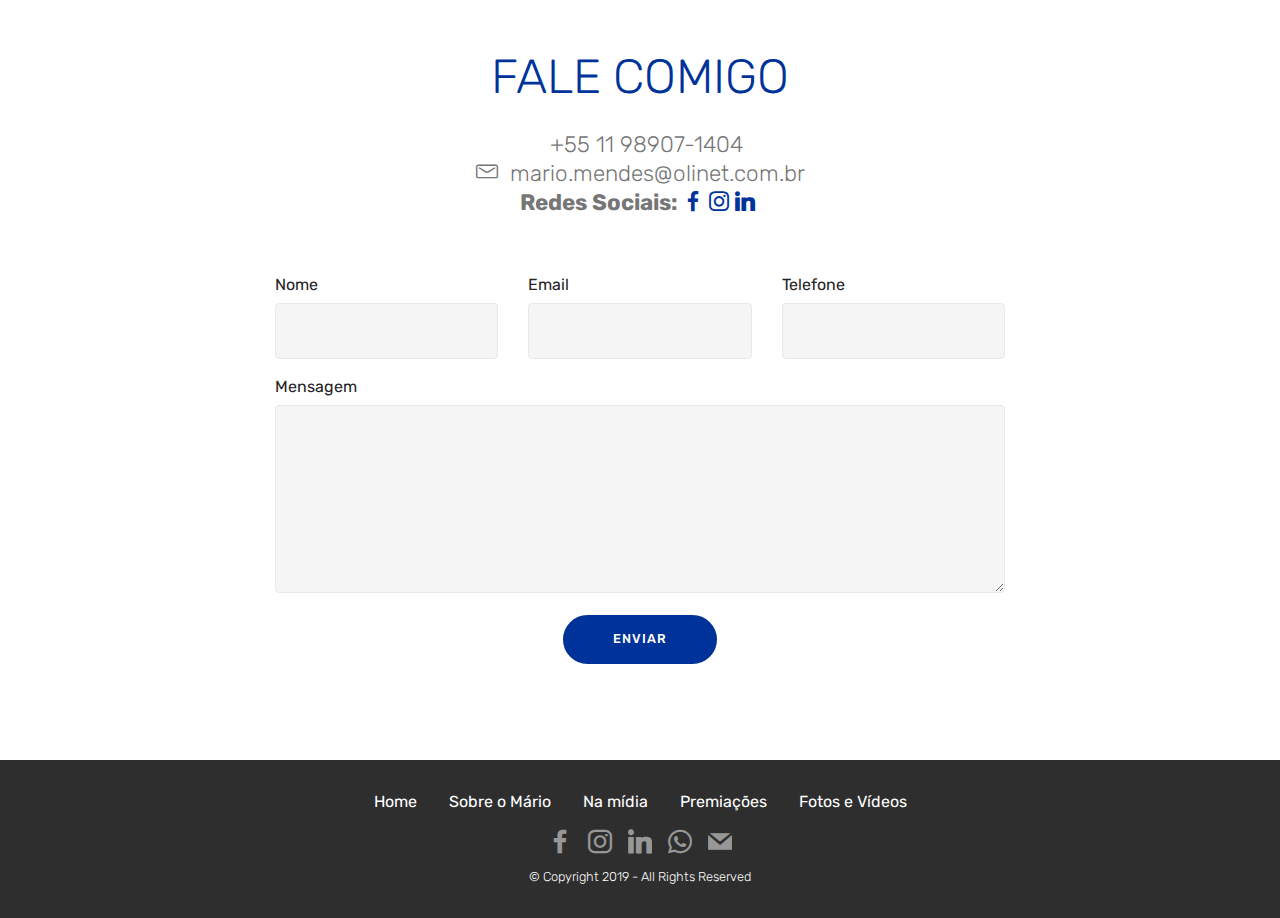
<file: page1.html>
<!DOCTYPE html>
<html  >
<head>
  
  <meta charset="UTF-8">
  <meta http-equiv="X-UA-Compatible" content="IE=edge">
  
  <meta name="twitter:card" content="summary_large_image"/>
  <meta name="twitter:image:src" content="">
  <meta property="og:image" content="">
  <meta name="twitter:title" content="Sobre Mario">
  <meta name="viewport" content="width=device-width, initial-scale=1, minimum-scale=1">
  <link rel="shortcut icon" href="assets/images/icone-128x113.png" type="image/x-icon">
  <meta name="description" content="Site sobre Mário Mendes">
  
  
  <title>Sobre Mario</title>
  <link rel="stylesheet" href="assets/web/assets/mobirise-icons-bold/mobirise-icons-bold.css">
  <link rel="stylesheet" href="assets/bootstrap/css/bootstrap.min.css">
  <link rel="stylesheet" href="assets/bootstrap/css/bootstrap-grid.min.css">
  <link rel="stylesheet" href="assets/bootstrap/css/bootstrap-reboot.min.css">
  <link rel="stylesheet" href="assets/tether/tether.min.css">
  <link rel="stylesheet" href="assets/dropdown/css/style.css">
  <link rel="stylesheet" href="assets/socicon/css/styles.css">
  <link rel="stylesheet" href="assets/theme/css/style.css">
  <link rel="preload" href="https://fonts.googleapis.com/css?family=Rubik:300,400,500,600,700,800,900,300i,400i,500i,600i,700i,800i,900i&display=swap" as="style" onload="this.onload=null;this.rel='stylesheet'">
  <noscript><link rel="stylesheet" href="https://fonts.googleapis.com/css?family=Rubik:300,400,500,600,700,800,900,300i,400i,500i,600i,700i,800i,900i&display=swap"></noscript>
  <link rel="preload" as="style" href="assets/mobirise/css/mbr-additional.css"><link rel="stylesheet" href="assets/mobirise/css/mbr-additional.css" type="text/css">
  
  
  
  
</head>
<body>
  
  <section class="menu cid-rqXHIjvwno" once="menu" id="menu2-1h">

    

    <nav class="navbar navbar-expand beta-menu navbar-dropdown align-items-center navbar-fixed-top navbar-toggleable-sm">
        <button class="navbar-toggler navbar-toggler-right" type="button" data-toggle="collapse" data-target="#navbarSupportedContent" aria-controls="navbarSupportedContent" aria-expanded="false" aria-label="Toggle navigation">
            <div class="hamburger">
                <span></span>
                <span></span>
                <span></span>
                <span></span>
            </div>
        </button>
        <div class="menu-logo">
            <div class="navbar-brand">
                <span class="navbar-logo">
                    <a href="#top">
                        <img src="assets/images/mariomendeslogo-572x186.png" alt="Mario Mendes Jr" title="" style="height: 5.7rem;">
                    </a>
                </span>
                
            </div>
        </div>
        <div class="collapse navbar-collapse" id="navbarSupportedContent">
            <ul class="navbar-nav nav-dropdown" data-app-modern-menu="true"><li class="nav-item">
                    <a class="nav-link link text-black display-4" href="index.html">
                        Home</a>
                </li><li class="nav-item"><a class="nav-link link text-black display-4" href="index.html#counters1-6">
                        Sobre o Mário</a></li>
                <li class="nav-item">
                    <a class="nav-link link text-black display-4" href="index.html#content4-g">
                        Na mídia</a>
                </li><li class="nav-item"><a class="nav-link link text-black display-4" href="index.html#content4-j">
                        Premiações</a></li><li class="nav-item"><a class="nav-link link text-black display-4" href="index.html#content4-f">Fotos e Vídeos</a></li></ul>
            <div class="navbar-buttons mbr-section-btn"><a class="btn btn-sm btn-primary display-4" href="index.html#form1-4">
                    Contatos</a> <a class="btn btn-sm btn-secondary display-4" href="page2.html">
                    EN</a></div>
        </div>
    </nav>
</section>

<section class="mbr-section content4 cid-rq3aTZeCpB" id="content4-q">

    

    <div class="container">
        <div class="media-container-row">
            <div class="title col-12 col-md-8">
                <h2 class="align-center pb-3 mbr-fonts-style display-2">
                    <br>Sobre Mário Mendes</h2>
                
                
            </div>
        </div>
    </div>
</section>

<section class="header3 cid-rq3aZIsmZ2" id="header3-r">

    

    

    <div class="container">
        <div class="media-container-row">
            <div class="mbr-figure" style="width: 55%;">
                <img src="assets/images/860383-495302183901374-86877309-o-986x1478.jpg" alt="Mario" title="">
            </div>

            <div class="media-content">
                <h1 class="mbr-section-title mbr-white pb-3 mbr-fonts-style display-5"><br>O lado Empreendedor</h1>
                
                <div class="mbr-section-text mbr-white pb-3 ">
                    <p align="justify" class="mbr-text mbr-fonts-style display-4">Mário também ocupou posições estratégicas em importantes e consolidadas empresas no Brasil, tal como: MASTERAF BRASIL S/A (até 2011), agora incorporada pela THOMSON REUTERS, trabalhando no desenvolvimento e lançamento da primeira oferta de software como serviços (SaaS) no modelo de distribuição em Computação em Nuvem para o mercado de sistemas de localização fiscal na América Latina, integrando com os principais sistemas de gestão de empresarial atualmente em produção no Brasil: ORACLE, MICROSOFT e SAP.  
<br> 
<br>Mário Mendes também foi responsável pela idealização e construção do projeto aprovado via subvenção econômica da FINEP em 2008 para a MASTERSAF – TSL (TECNOLOGIA PARA SISTEMAS DE LEGISLAÇÃO S/A em uma seleção nacional de projetos inovadores via a principal agência de financiamento a inovação do Brasil, denominado PLATAFORMA MÓVEL DE GESTÃO DE NOTA FISCAL ELETRÔNICA ON-LINE E REAL TIME, ABRANGENDO A GERAÇÃO, IMPRESSÃO, VALIDAÇÃO, ACEITE E ANTECIPAÇÃO ELETRÔNICA. 
<br> 
<br>Mario Mendes também acompanhou de perto a criação do sistema público de escrituração digital no Brasil (SPED) é um dos grandes responsáveis pela popularização do modelo de Software como Serviços (SaaS) no país durante o seu período de atuação na MASTERSAF, líder absoluta de mercado em seu segmento e agora tornando a OLITEL BRASIL S/A como a maior empresa do mundo baseada na tecnologia AVAYA no modelo de serviços em computação em nuvem. (SaaS e PaaS).</p>
                </div>
                
            </div>
        </div>
    </div>

</section>

<section class="header3 cid-rq4SBa6IZ8" id="header3-t">

    

    

    <div class="container">
        <div class="media-container-row">
            <div class="mbr-figure" style="width: 70%;">
                <img src="assets/images/drwilsonemario-986x715.jpg" alt="Mario e Dr. Wilson" title="">
            </div>

            <div class="media-content">
                <h1 class="mbr-section-title mbr-white pb-3 mbr-fonts-style display-5"><br>Inovação para salvar vidas</h1>
                
                <div class="mbr-section-text mbr-white pb-3 ">
                    <p align="justify" class="mbr-text mbr-fonts-style display-4">Mário Mendes também é o idealizador, fundador e construtor da plataforma baseada em Inteligência Artificial <strong>DR. WILSON</strong>, cujo o foco de aplicabilidade está na redução do número de doenças negligenciadas em todo o mundo através do telefone celular. O Dr. Wilson é atualmente a maior plataforma em número de perguntas e respostas no mundo dentro do Google Assistente e foi eleito pela Bots Brasil como a melhor plataforma de assistente virtual do país.  
<br> 
<br>A plataforma Dr. Wilson é também a única no mundo voltada para a área de saúde com Tecnologia de Fala para Texto (STT), podendo transformar a fala dos usuários em texto, e é submetida a uma plataforma de Inteligência Artificial que avalia o contexto e a intenção do usuário, para que possa apresentar uma resposta coerente, mantendo uma conversa objetiva e inteligente</p>
                </div>
                
            </div>
        </div>
    </div>

</section>

<section class="header3 cid-rq4Tit2FO5" id="header3-u">

    

    

    <div class="container">
        <div class="media-container-row">
            <div class="mbr-figure" style="width: 95%;">
                <img src="assets/images/9059-427309197367340-1874169082-n-960x640.jpg" alt="Mario" title="">
            </div>

            <div class="media-content">
                <h1 class="mbr-section-title mbr-white pb-3 mbr-fonts-style display-5"><br>Apoio Social</h1>
                
                <div class="mbr-section-text mbr-white pb-3 ">
                    <p align="justify" class="mbr-text mbr-fonts-style display-4">Mario Mendes é especialista em mercados subdesenvolvidos e emergentes, em 2014 publicou o livro em economia chamado: <em><strong>"Procura-se jovem negro para salvar o planeta"</strong></em>, que descreve mercados potenciais de alguns países da África Subsaariana, através de uma análise aprofundada de seus vastos recursos naturais e capital humano.  
<br> 
<br>Suas experiências em países subdesenvolvidos, ligado a vivência prática e curiosidade na área de engenharia clínica, também proporcionou que o jovem Mario Mendes em 2004 idealizasse e construísse algumas inovações para o segmento de transporte de hemocomponentes, criando um novo mercado de equipamentos de transportes baseados em peltier climatizador para logística de distribuição de sangue, plasma e grandes companhas de vacinação. Esse modelo ainda é copiado por fabricantes de todo o mundo na etapa logística pré-analítica de análises clínicas.  
<br> 
<br>Mario Mendes tem esta etapa de sua vida como o grande vetor do empreendedorismo tecnológico que lhe move.&nbsp;</p>
                </div>
                
            </div>
        </div>
    </div>

</section>

<section class="mbr-section form1 cid-rq3aPGxpjl" id="form1-o">

    

    
    <div class="container">
        <div class="row justify-content-center">
            <div class="title col-12 col-lg-8">
                <h2 class="mbr-section-title align-center pb-3 mbr-fonts-style display-2">
                    FALE COMIGO</h2>
                <h3 class="mbr-section-subtitle align-center mbr-light pb-3 mbr-fonts-style display-5">
                    <span class="fa fa-whatsapp mbr-iconfont" style="font-size: 20px;"></span>&nbsp; +55 11 98907-1404<br>
                    <span class="mbrib-letter mbr-iconfont" style="font-size: 22px;"></span>&nbsp; mario.mendes@olinet.com.br<br><strong>Redes Sociais:&nbsp;</strong><a href="https://www.facebook.com/profile.php?id=100002647893795" target="_blank"><span class="socicon socicon-facebook mbr-iconfont" style="font-size: 20px;"></span></a>&nbsp;<a href="https://www.instagram.com/mendesjr.mario" target="_blank"><span class="socicon socicon-instagram mbr-iconfont" style="font-size: 20px;"></span></a>&nbsp;<a href="https://www.linkedin.com/in/mariomj" target="_blank"><span class="socicon socicon-linkedin mbr-iconfont" style="font-size: 20px;"></span></a>&nbsp;</h3>
            </div>
        </div>
    </div>
    <div class="container">
        <div class="row justify-content-center">
            <div class="media-container-column col-lg-8" data-form-type="formoid">
                <!---Formbuilder Form--->
                <form action="https://mobirise.eu/" method="POST" class="mbr-form form-with-styler" data-form-title="Contato via Site Mario"><input type="hidden" name="email" data-form-email="true" value="D71ihCdnfQdEGklsVeFTMidxXlYPQOLuqlyC1V2Ok3qHCCcstfJS0TiQ5cmh+rPtnq5+Id9g2+saK2ULVxgjn/Vi0AsyA/4QQkaiVKhNDQ0Fv6eO8lZ0Ne6o2V/dYdxl.6nl5BpproGq2KdKlZl7tnTCSB2tfUmzTq80Bd/fow++mN00UQHvXYQUiPMX21QiWjKElmAzs0Uy7B9OoPIZx2mGZbzGLCMZk/BM9QuBoHh+Qw9knBQKyU7J9TDkn6/CE">
                    <div class="row row-sm-offset">
                        <div hidden="hidden" data-form-alert="" class="alert alert-success col-12">Obrigado! Retornarei seu contato em breve.</div>
                        <div hidden="hidden" data-form-alert-danger="" class="alert alert-danger col-12">
                        </div>
                    </div>
                    <div class="dragArea row row-sm-offset">
                        <div class="col-md-4  form-group" data-for="Nome">
                            <label for="Nome-form1-o" class="form-control-label mbr-fonts-style display-7">Nome</label>
                            <input type="text" name="Nome" data-form-field="Nome" required="required" class="form-control display-7" id="Nome-form1-o">
                        </div>
                        <div class="col-md-4  form-group" data-for="Email">
                            <label for="Email-form1-o" class="form-control-label mbr-fonts-style display-7">Email</label>
                            <input type="Email" name="Email" data-form-field="Email" required="required" class="form-control display-7" id="Email-form1-o">
                        </div>
                        <div data-for="Telefone" class="col-md-4  form-group">
                            <label for="Telefone-form1-o" class="form-control-label mbr-fonts-style display-7">Telefone</label>
                            <input type="Telefone" name="Telefone" data-form-field="Telefone" class="form-control display-7" id="Telefone-form1-o">
                        </div>
                        <div data-for="Mensagem" class="col-md-12 form-group">
                            <label for="Mensagem-form1-o" class="form-control-label mbr-fonts-style display-7">Mensagem</label>
                            <textarea name="Mensagem" data-form-field="Mensagem" class="form-control display-7" id="Mensagem-form1-o"></textarea>
                        </div>
                        <div class="col-md-12 input-group-btn align-center"><button type="submit" class="btn btn-primary btn-form display-4">ENVIAR</button></div>
                    </div>
                </form><!---Formbuilder Form--->
            </div>
        </div>
    </div>
</section>

<section once="" class="cid-rqXYz4hbqS" id="footer7-s">

    

    

    <div class="container">
        <div class="media-container-row align-center mbr-white">
            <div class="row row-links">
                <ul class="foot-menu">
                    
                    
                    
                    
                    
                <li class="foot-menu-item mbr-fonts-style display-7"><a href="index.html" class="text-white">Home</a></li><li class="foot-menu-item mbr-fonts-style display-7"><a href="index.html#counters1-6" class="text-white">Sobre o Mário</a></li><li class="foot-menu-item mbr-fonts-style display-7"><a href="index.html#content4-g" class="text-white">Na mídia</a></li><li class="foot-menu-item mbr-fonts-style display-7"><a href="index.html#content4-j" class="text-white">Premiações</a></li><li class="foot-menu-item mbr-fonts-style display-7"><a href="index.html#content4-f" class="text-white">Fotos e Vídeos</a></li></ul>
            </div>
            <div class="row social-row">
                <div class="social-list align-right pb-2">
                    
                    
                    
                    
                    
                    
                <div class="soc-item">
                        <a href="https://www.facebook.com/profile.php?id=100002647893795" target="_blank">
                            <span class="mbr-iconfont mbr-iconfont-social socicon-facebook socicon"></span>
                        </a>
                    </div><div class="soc-item">
                        <a href="https://www.instagram.com/mendesjr.mario" target="_blank">
                            <span class="mbr-iconfont mbr-iconfont-social socicon-instagram socicon"></span>
                        </a>
                    </div><div class="soc-item">
                        <a href="https://www.linkedin.com/in/mariomj" target="_blank">
                            <span class="mbr-iconfont mbr-iconfont-social socicon-linkedin socicon"></span>
                        </a>
                    </div><div class="soc-item">
                        <a href="http://api.whatsapp.com/send?1=pt_BR&phone=5511989071404" target="_blank">
                            <span class="mbr-iconfont mbr-iconfont-social socicon-whatsapp socicon"></span>
                        </a>
                    </div><div class="soc-item">
                        <a href="mailto:mario.mendes@olinet.com.br">
                            <span class="mbr-iconfont mbr-iconfont-social socicon-mail socicon"></span>
                        </a>
                    </div></div>
            </div>
            <div class="row row-copirayt">
                <p class="mbr-text mb-0 mbr-fonts-style mbr-white align-center display-4">
                    © Copyright 2019 - All Rights Reserved
                </p>
            </div>
        </div>
    </div>
</section>


<script src="assets/popper/popper.min.js"></script>
  <script src="assets/web/assets/jquery/jquery.min.js"></script>
  <script src="assets/bootstrap/js/bootstrap.min.js"></script>
  <script src="assets/tether/tether.min.js"></script>
  <script src="assets/smoothscroll/smooth-scroll.js"></script>
  <script src="assets/dropdown/js/nav-dropdown.js"></script>
  <script src="assets/dropdown/js/navbar-dropdown.js"></script>
  <script src="assets/touchswipe/jquery.touch-swipe.min.js"></script>
  <script src="assets/theme/js/script.js"></script>
  <script src="assets/formoid/formoid.min.js"></script>
  
  
  
</body>
</html>
</file>
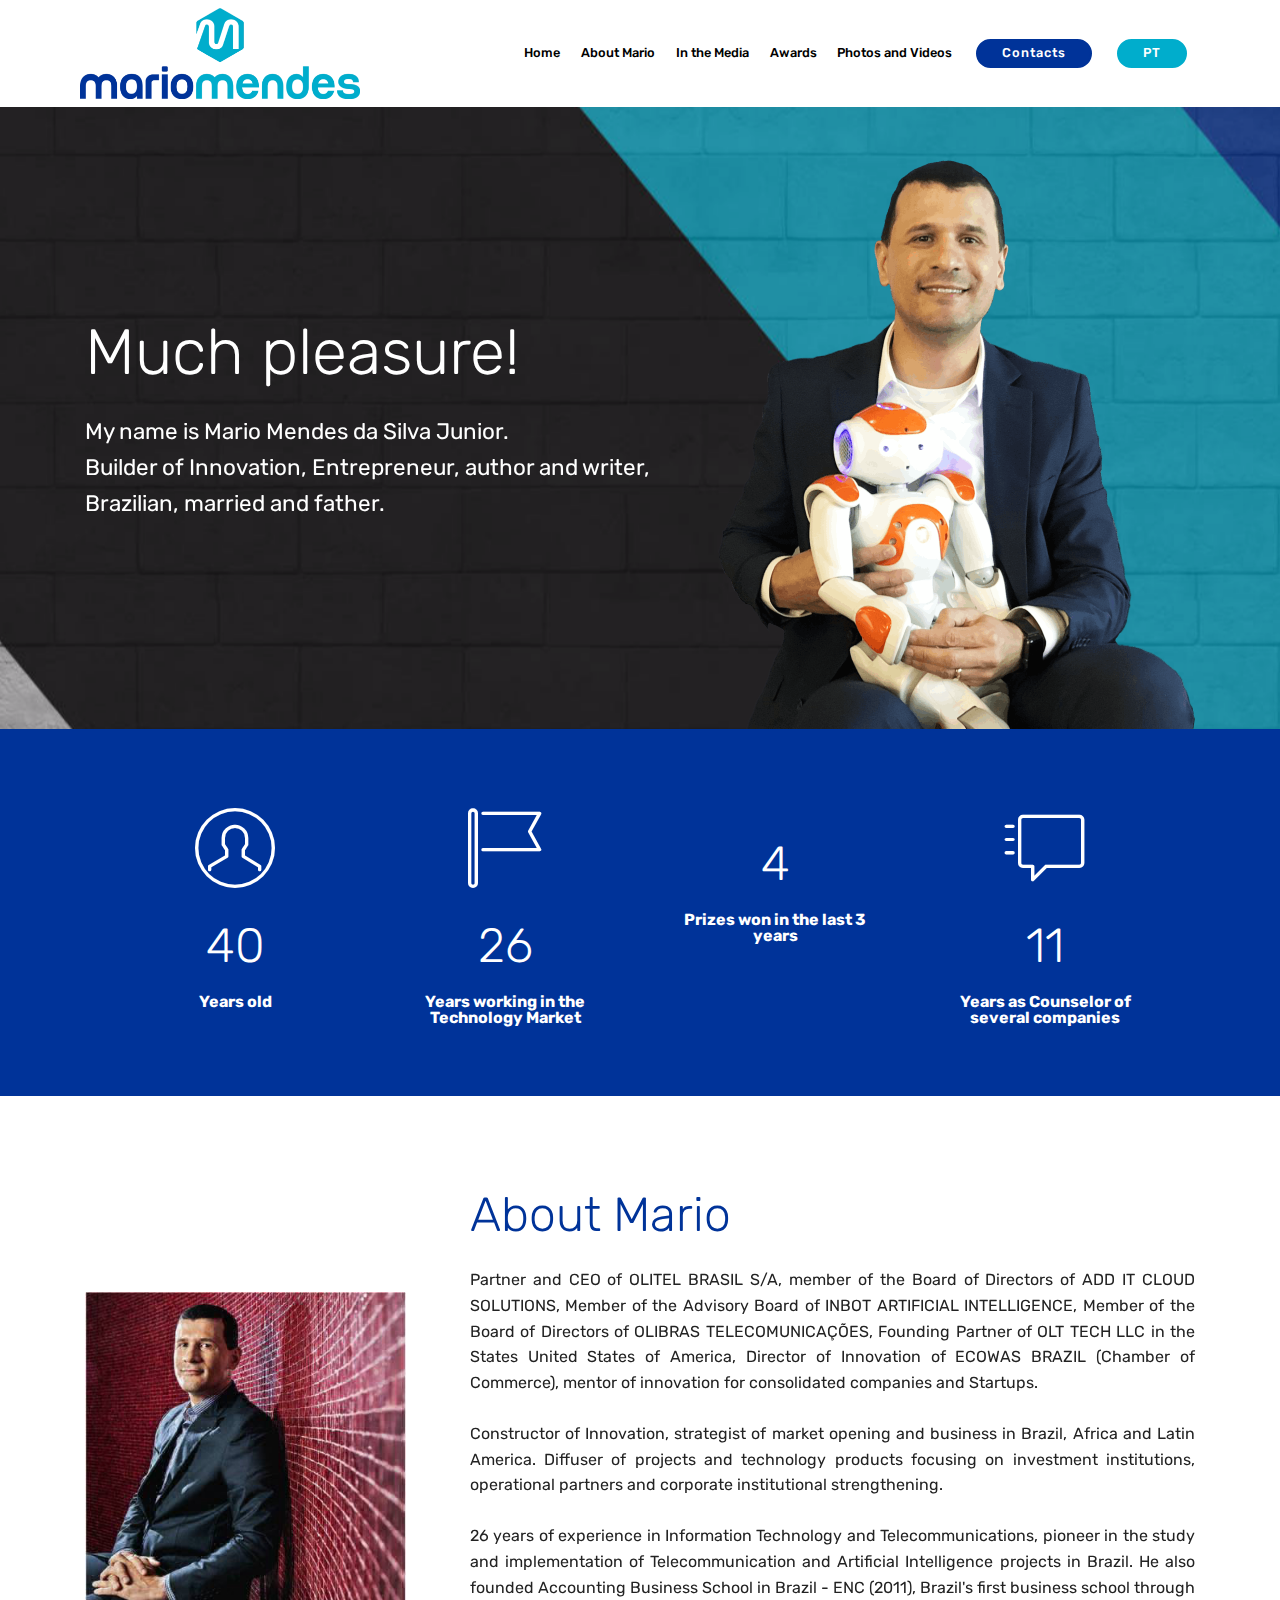
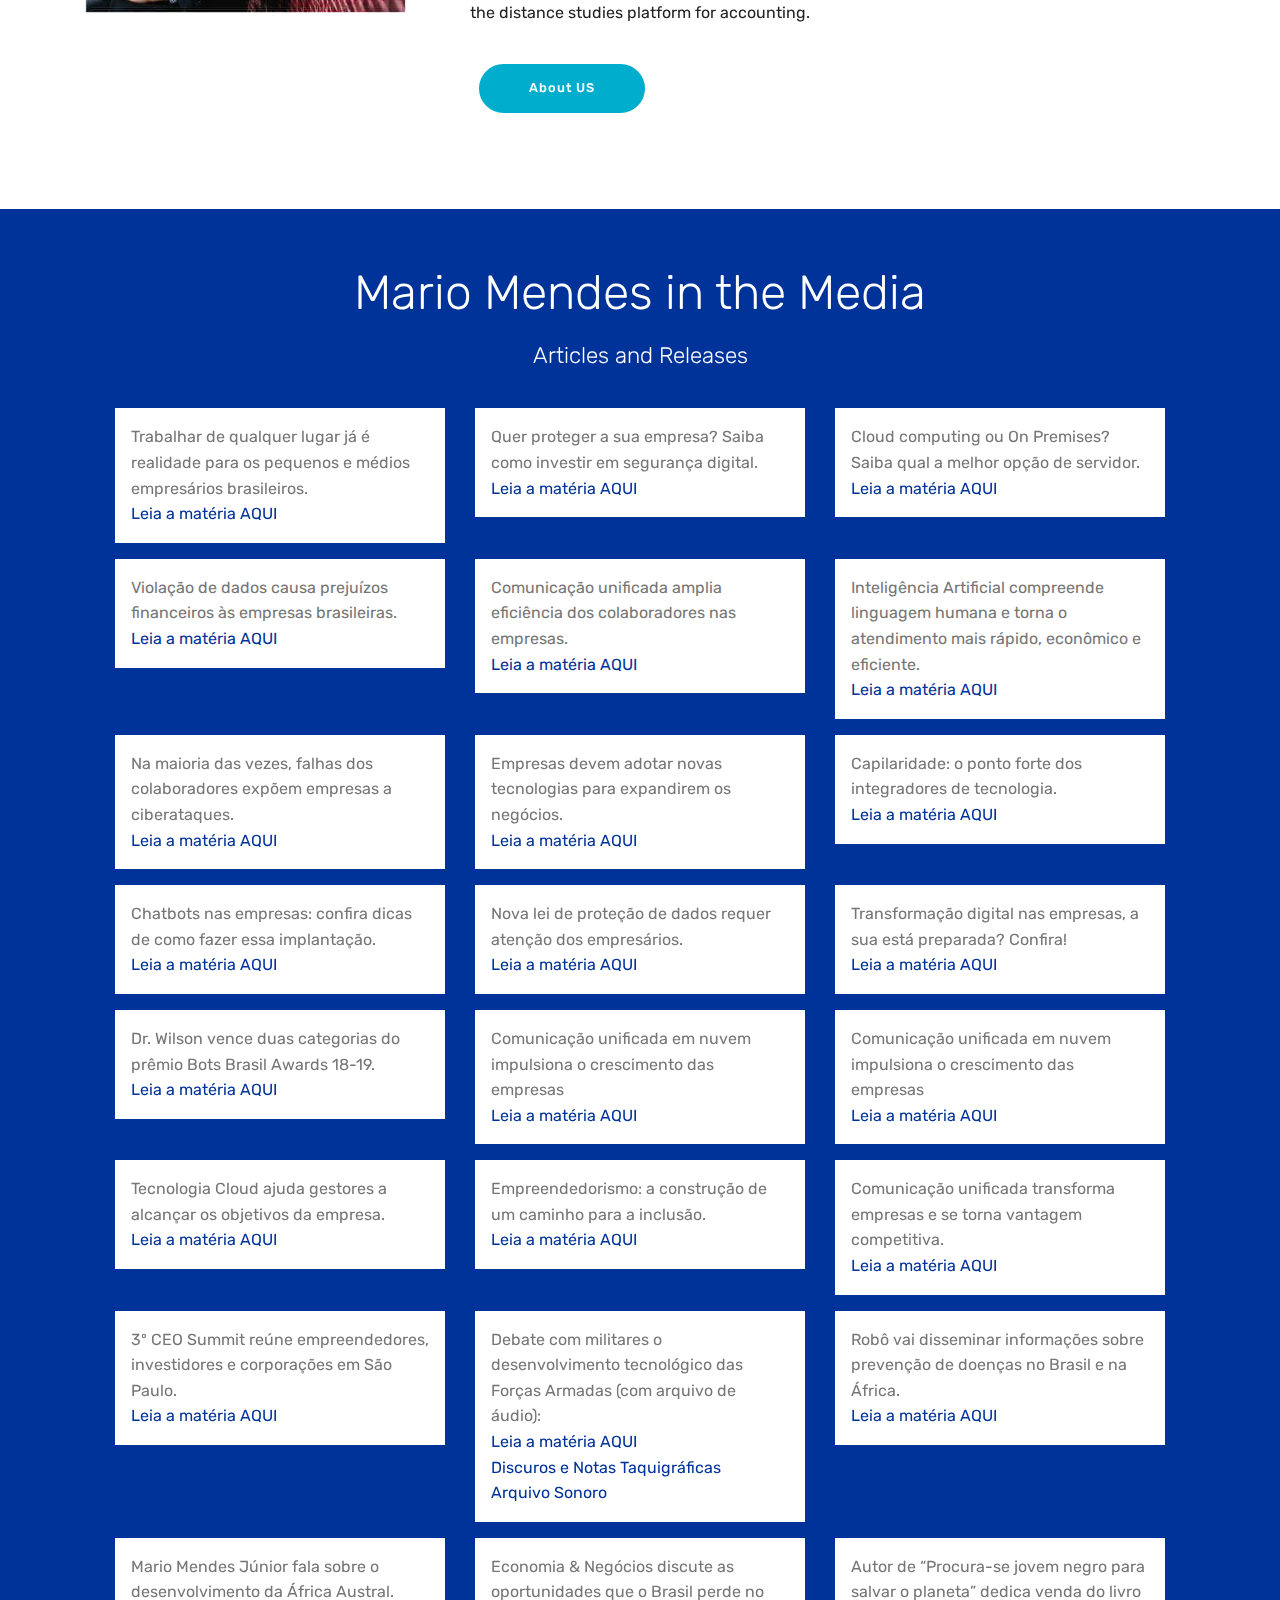
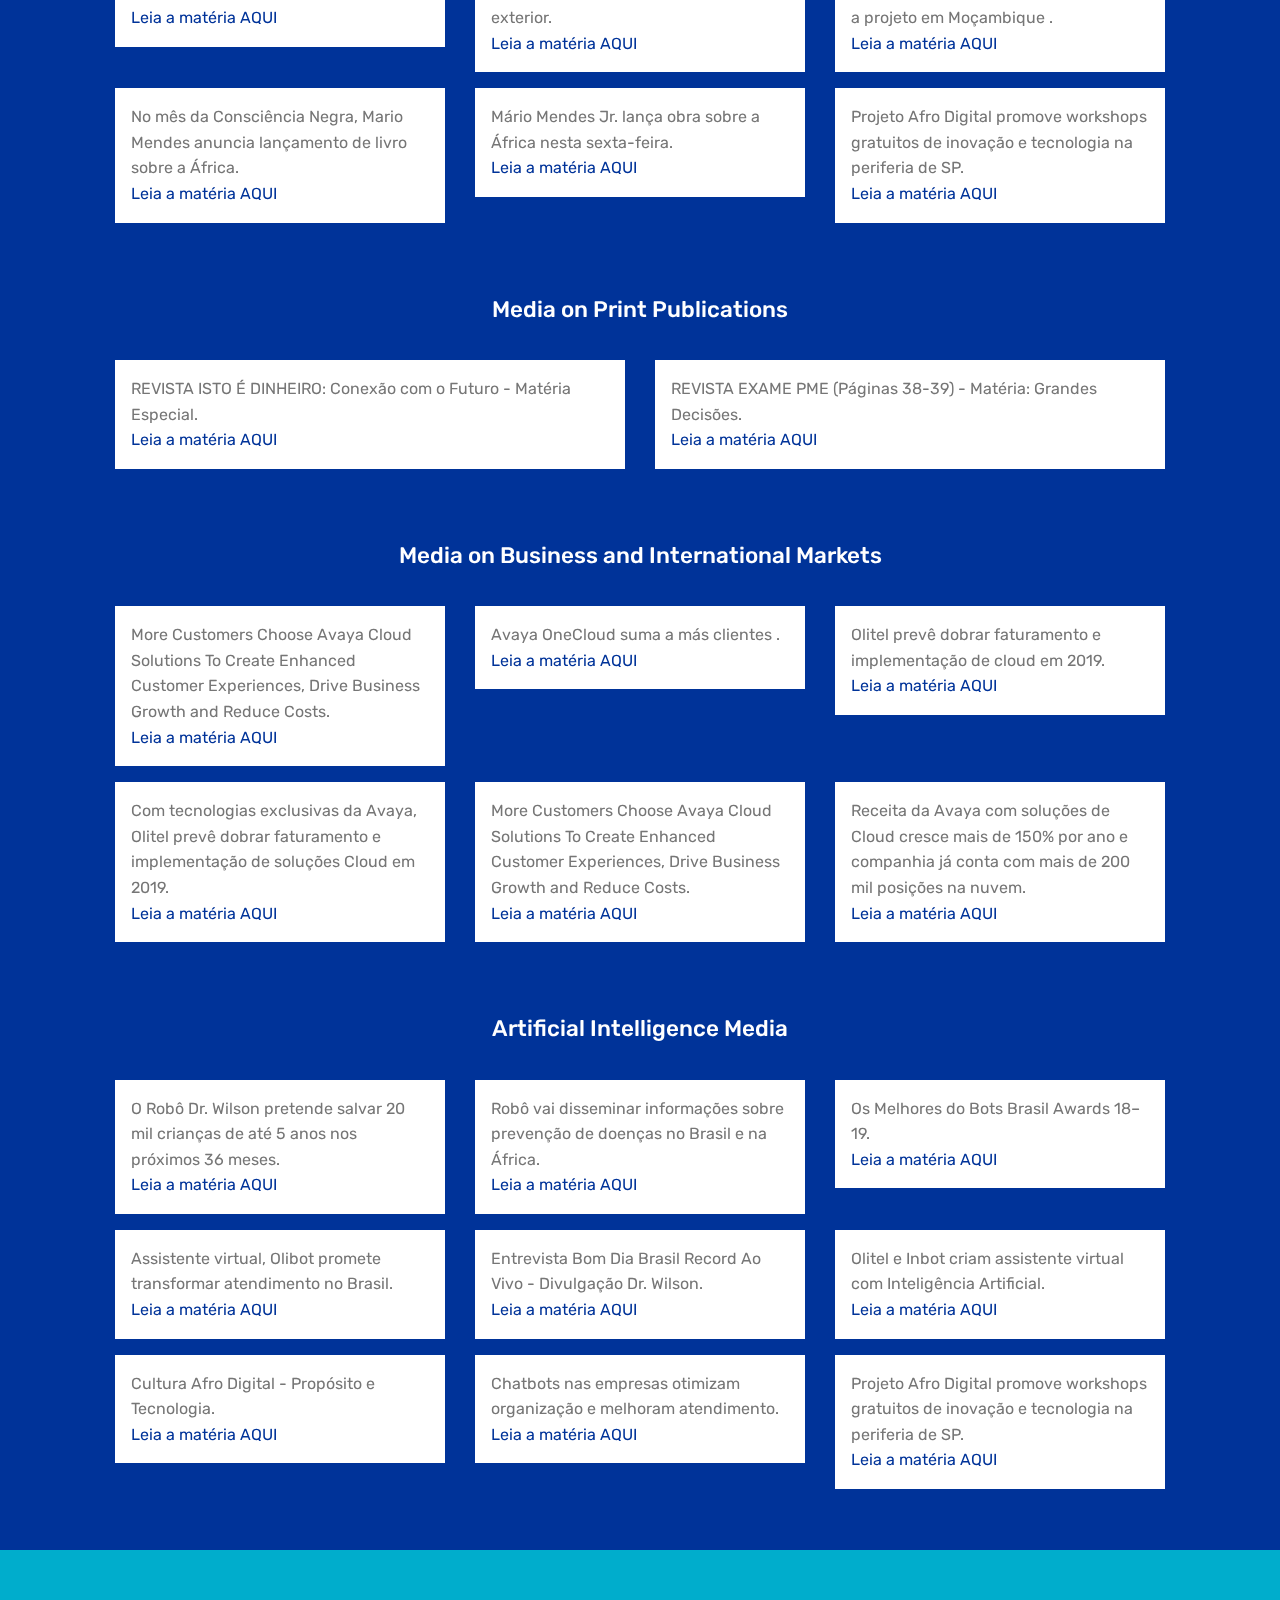
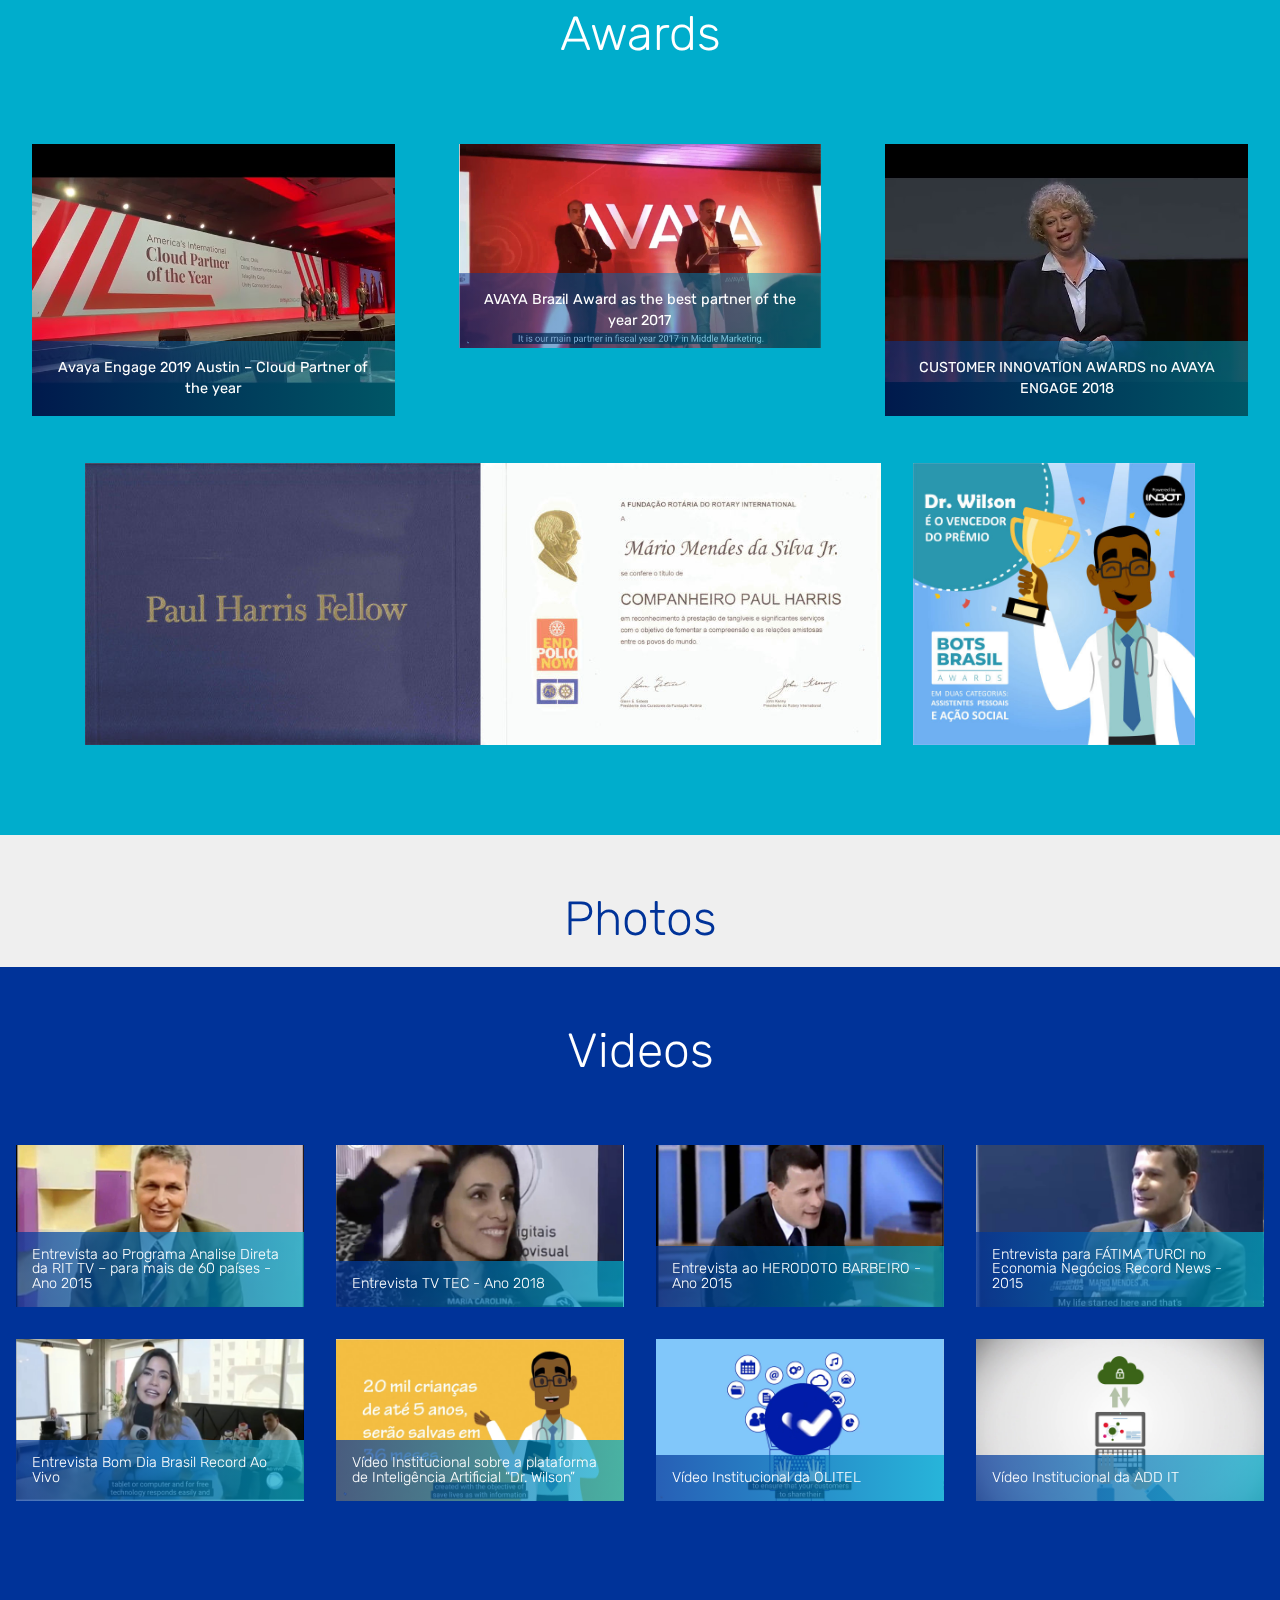
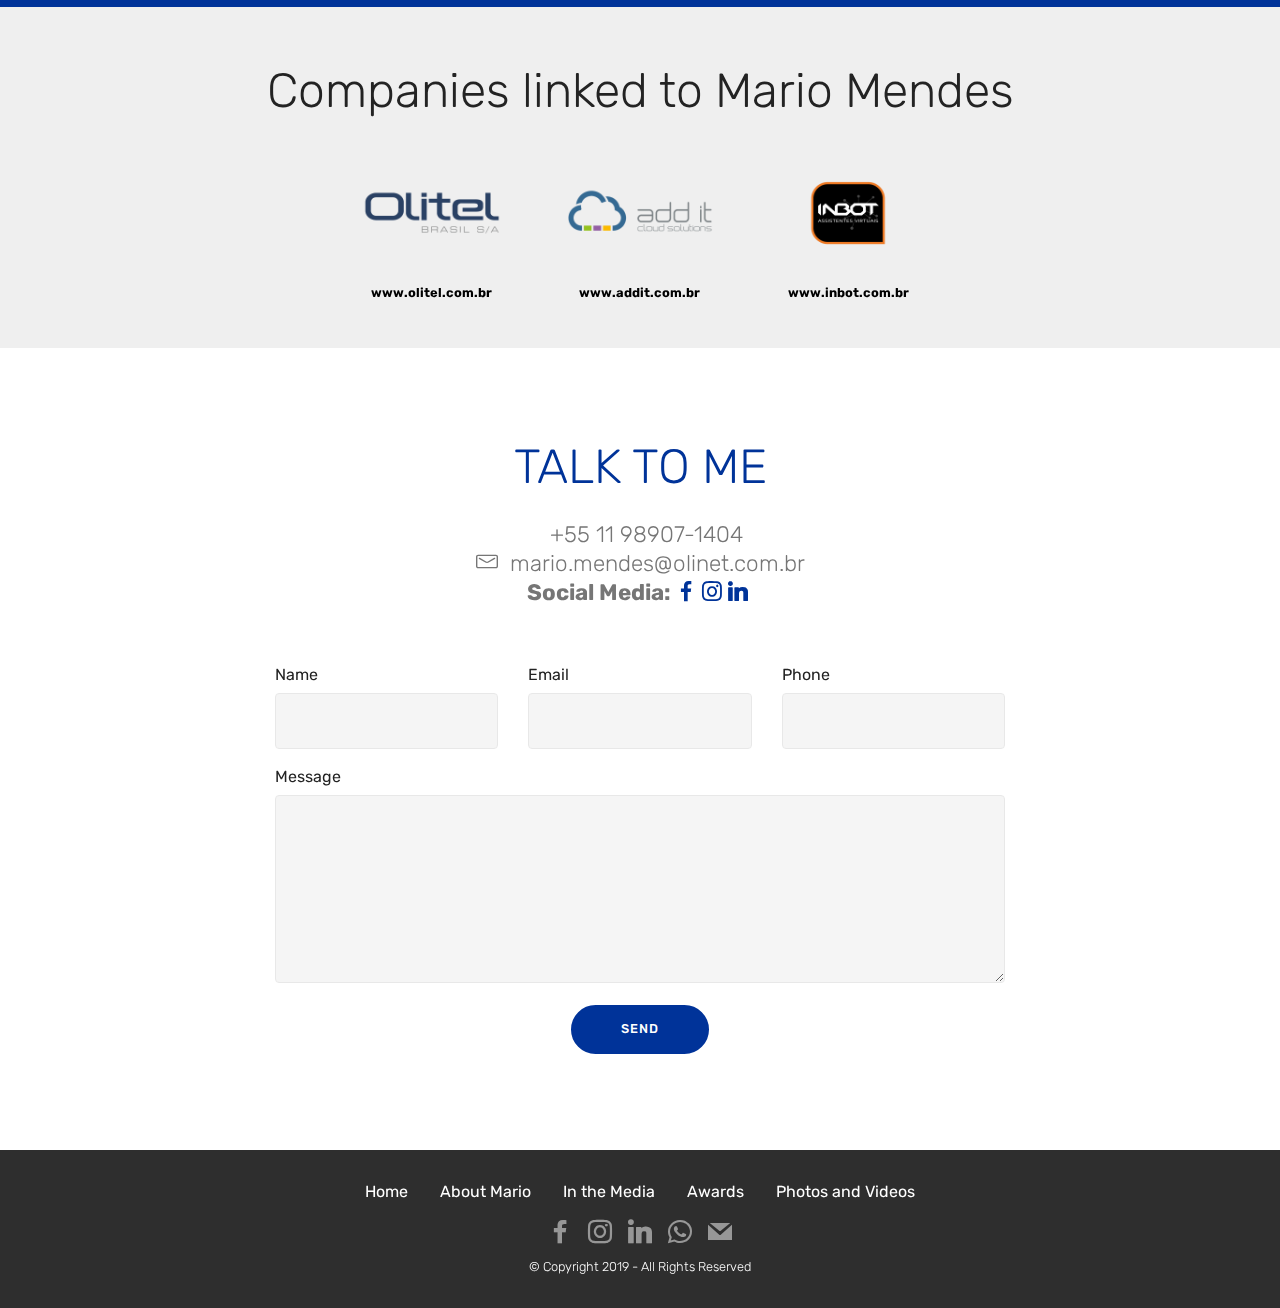
<file: page2.html>
<!DOCTYPE html>
<html  >
<head>
  
  <meta charset="UTF-8">
  <meta http-equiv="X-UA-Compatible" content="IE=edge">
  
  <meta name="twitter:card" content="summary_large_image"/>
  <meta name="twitter:image:src" content="">
  <meta property="og:image" content="">
  <meta name="twitter:title" content="Mario Mendes EN">
  <meta name="viewport" content="width=device-width, initial-scale=1, minimum-scale=1">
  <link rel="shortcut icon" href="assets/images/icone-128x113.png" type="image/x-icon">
  <meta name="description" content="Site about Mario Mendes">
  
  
  <title>Mario Mendes EN</title>
  <link rel="stylesheet" href="assets/web/assets/mobirise-icons/mobirise-icons.css">
  <link rel="stylesheet" href="assets/web/assets/mobirise-icons-bold/mobirise-icons-bold.css">
  <link rel="stylesheet" href="assets/bootstrap/css/bootstrap.min.css">
  <link rel="stylesheet" href="assets/bootstrap/css/bootstrap-grid.min.css">
  <link rel="stylesheet" href="assets/bootstrap/css/bootstrap-reboot.min.css">
  <link rel="stylesheet" href="assets/tether/tether.min.css">
  <link rel="stylesheet" href="assets/dropdown/css/style.css">
  <link rel="stylesheet" href="assets/socicon/css/styles.css">
  <link rel="stylesheet" href="assets/theme/css/style.css">
  <link rel="stylesheet" href="assets/gallery/style.css">
  <link rel="preload" href="https://fonts.googleapis.com/css?family=Rubik:300,400,500,600,700,800,900,300i,400i,500i,600i,700i,800i,900i&display=swap" as="style" onload="this.onload=null;this.rel='stylesheet'">
  <noscript><link rel="stylesheet" href="https://fonts.googleapis.com/css?family=Rubik:300,400,500,600,700,800,900,300i,400i,500i,600i,700i,800i,900i&display=swap"></noscript>
  <link rel="preload" as="style" href="assets/mobirise/css/mbr-additional.css"><link rel="stylesheet" href="assets/mobirise/css/mbr-additional.css" type="text/css">
  
  
  
  
</head>
<body>
  
  <section class="menu cid-rqXHspDBR8" once="menu" id="menu2-1f">

    

    <nav class="navbar navbar-expand beta-menu navbar-dropdown align-items-center navbar-fixed-top navbar-toggleable-sm">
        <button class="navbar-toggler navbar-toggler-right" type="button" data-toggle="collapse" data-target="#navbarSupportedContent" aria-controls="navbarSupportedContent" aria-expanded="false" aria-label="Toggle navigation">
            <div class="hamburger">
                <span></span>
                <span></span>
                <span></span>
                <span></span>
            </div>
        </button>
        <div class="menu-logo">
            <div class="navbar-brand">
                <span class="navbar-logo">
                    <a href="#top">
                        <img src="assets/images/mariomendeslogo-556x181.png" alt="Mario Mendes EN" title="" style="height: 5.7rem;">
                    </a>
                </span>
                
            </div>
        </div>
        <div class="collapse navbar-collapse" id="navbarSupportedContent">
            <ul class="navbar-nav nav-dropdown" data-app-modern-menu="true"><li class="nav-item">
                    <a class="nav-link link text-black display-4" href="page2.html">
                        Home</a>
                </li>
                <li class="nav-item">
                    <a class="nav-link link text-black display-4" href="page2.html#header3-v">
                        About Mario</a>
                </li><li class="nav-item"><a class="nav-link link text-black display-4" href="page2.html#content4-w">
                        In the Media</a></li><li class="nav-item"><a class="nav-link link text-black display-4" href="page2.html#content4-j">
                        Awards</a></li><li class="nav-item"><a class="nav-link link text-black display-4" href="page2.html#content4-f">
                        Photos and Videos</a></li></ul>
            <div class="navbar-buttons mbr-section-btn"><a class="btn btn-sm btn-primary display-4" href="page2.html#form1-10">
                    
                    Contacts</a> <a class="btn btn-sm btn-secondary display-4" href="index.html">
                    
                    PT</a></div>
        </div>
    </nav>
</section>

<section class="header3 cid-rqXlym3tkN mbr-parallax-background" id="header3-t">

    

    <div class="mbr-overlay" style="opacity: 0.2; background-color: rgb(0, 0, 0);">
    </div>

    <div class="container">
        <div class="media-container-row">
            <div class="mbr-figure" style="width: 90%;">
                <img src="assets/images/mariomendesalta-956x1137.png" alt="Mario EN" title="">
            </div>

            <div class="media-content">
                <h1 class="mbr-section-title mbr-white pb-3 mbr-fonts-style display-1">
                    <br><br>Much pleasure!</h1>
                
                <div class="mbr-section-text mbr-white pb-3 ">
                    <p class="mbr-text mbr-fonts-style display-5">My name is Mario Mendes da Silva Junior.<br>Builder of Innovation, Entrepreneur, author and writer, Brazilian, married and father.&nbsp;<br></p>
                </div>
                
            </div>
        </div>
    </div>

</section>

<section class="counters1 counters cid-rqXlzjnvjJ" id="counters1-u">

    

    

    <div class="container">
        
        

        <div class="container pt-4 mt-2">
            <div class="media-container-row">
                <div class="card p-3 align-center col-12 col-md-6 col-lg-3">
                    <div class="panel-item p-3">
                        <div class="card-img pb-3">
                            <span class="mbr-iconfont mbri-user" style="color: rgb(255, 255, 255); fill: rgb(255, 255, 255);"></span>
                        </div>

                        <div class="card-text">
                            <h3 class="count pt-3 pb-3 mbr-fonts-style display-2">40</h3>
                            <h4 class="mbr-content-title mbr-bold mbr-fonts-style display-7">Years old</h4>
                            
                        </div>
                    </div>
                </div>


                <div class="card p-3 align-center col-12 col-md-6 col-lg-3">
                    <div class="panel-item p-3">
                        <div class="card-img pb-3">
                            <span class="mbr-iconfont mbri-flag" style="color: rgb(255, 255, 255); fill: rgb(255, 255, 255);"></span>
                        </div>
                        <div class="card-text">
                            <h3 class="count pt-3 pb-3 mbr-fonts-style display-2">
                                  26</h3>
                            <h4 class="mbr-content-title mbr-bold mbr-fonts-style display-7">Years working in the Technology Market</h4>
                            
                        </div>
                    </div>
                </div>

                <div class="card p-3 align-center col-12 col-md-6 col-lg-3">
                    <div class="panel-item p-3">
                        <div class="card-img pb-3">
                            <span class="mbr-iconfont icon54-v2-year-aniversary-23" style="color: rgb(255, 255, 255); fill: rgb(255, 255, 255);"></span>
                        </div>
                        <div class="card-text">
                            <h3 class="count pt-3 pb-3 mbr-fonts-style display-2">
                                  4</h3>
                            <h4 class="mbr-content-title mbr-bold mbr-fonts-style display-7">Prizes won in the last 3 years</h4>
                            
                        </div>
                    </div>
                </div>


                <div class="card p-3 align-center col-12 col-md-6 col-lg-3">
                    <div class="panel-item p-3">
                        <div class="card-img pb-3">
                            <span class="mbr-iconfont mbri-help" style="color: rgb(255, 255, 255); fill: rgb(255, 255, 255);"></span>
                        </div>

                        <div class="card-texts">
                             <h3 class="count pt-3 pb-3 mbr-fonts-style display-2">
                                  11</h3>
                            <h4 class="mbr-content-title mbr-bold mbr-fonts-style display-7">Years as Counselor of several companies</h4>
                            
                        </div>
                    </div>
                </div>
            </div>
        </div>
   </div>
</section>

<section class="header3 cid-rqXlzWLVYl" id="header3-v">

    

    

    <div class="container">
        <div class="media-container-row">
            <div class="mbr-figure" style="width: 50%;">
                <img src="assets/images/1378519-481662271932032-898401435-n-398x399.jpg" alt="Mario" title="">
            </div>

            <div class="media-content">
                <h1 class="mbr-section-title mbr-white pb-3 mbr-fonts-style display-2">About Mario</h1>
                
                <div class="mbr-section-text mbr-white pb-3 ">
                    <p align="justify" class="mbr-text mbr-fonts-style display-7">Partner and CEO of OLITEL BRASIL S/A, member of the Board of Directors of ADD IT CLOUD SOLUTIONS, Member of the Advisory Board of INBOT ARTIFICIAL INTELLIGENCE, Member of the Board of Directors of OLIBRAS TELECOMUNICAÇÕES, Founding Partner of OLT TECH LLC in the States United States of America, Director of Innovation of ECOWAS BRAZIL (Chamber of Commerce), mentor of innovation for consolidated companies and Startups. 
<br> 
<br>Constructor of Innovation, strategist of market opening and business in Brazil, Africa and Latin America. Diffuser of projects and technology products focusing on investment institutions, operational partners and corporate institutional strengthening. 
<br> 
<br>26 years of experience in Information Technology and Telecommunications, pioneer in the study and implementation of Telecommunication and Artificial Intelligence projects in Brazil. He also founded Accounting Business School in Brazil - ENC (2011), Brazil's first business school through the distance studies platform for accounting.</p>
                </div>
                <div class="mbr-section-btn"><a class="btn btn-md btn-secondary display-4" href="page3.html#content4-q">About US</a></div>
            </div>
        </div>
    </div>

</section>

<section class="mbr-section content4 cid-rqXlAEsWGR" id="content4-w">

    

    <div class="container">
        <div class="media-container-row">
            <div class="title col-12 col-md-8">
                <h2 class="align-center pb-3 mbr-fonts-style display-2">Mario Mendes in the Media</h2>
                <h3 class="mbr-section-subtitle align-center mbr-light mbr-fonts-style display-5">Articles and Releases</h3>
                
            </div>
        </div>
    </div>
</section>

<section class="mbr-section article content14 cid-rq5Wk3SoIl" id="content14-v">
      
     

    <div class="container">
        <div class="media-container-row">
            <div class="row col-12 col-md-12">
                <div class="col-12 mbr-text mbr-fonts-style display-7 col-md-4">
                     <p class="p-3">Trabalhar de qualquer lugar já é realidade para os pequenos e médios empresários brasileiros.<br><span style="font-size: 1rem;"><a href="https://exame.abril.com.br/negocios/dino/correcao-trabalhar-de-qualquer-lugar-ja-e-realidade-para-os-pequenos-e-medios-empresarios-brasileiros/" target="_blank">Leia a matéria AQUI</a></span></p>
                </div>
                <div class="col-12 mbr-text mbr-fonts-style display-7 col-md-4">
                     <p class="p-3">Quer proteger a sua empresa? Saiba como investir em segurança digital.<br><span style="font-size: 1rem;"><a href="https://www.terra.com.br/noticias/dino/quer-proteger-a-sua-empresa-saiba-como-investir-em-seguranca-digital,9541cb61063e5837d2d3e9e63761df8b3613x70f.html" target="_blank">Leia a matéria AQUI</a></span></p>
                </div>
                <div class="col-12 col-md-4 mbr-text mbr-fonts-style display-7">
                     <p class="p-3">Cloud computing ou On Premises? Saiba qual a melhor opção de servidor.<br><span style="font-size: 1rem;"><a href="http://institucional.ae.com.br/cadernos/releases/?id=eUhGV3drd201V0N0dDMrM29jMHBOQT09" target="_blank">Leia a matéria AQUI</a></span></p>
                </div>
            </div>
        </div>
    </div>
</section>

<section class="mbr-section article content14 cid-rq62jGywRf" id="content14-w">
      
     

    <div class="container">
        <div class="media-container-row">
            <div class="row col-12 col-md-12">
                <div class="col-12 mbr-text mbr-fonts-style display-7 col-md-4">
                     <p class="p-3">Violação de dados causa prejuízos financeiros às empresas brasileiras.<br><span style="font-size: 1rem;"><a href="https://www.infomoney.com.br/negocios/noticias-corporativas/noticia/7604928/violacao-de-dados-causa-prejuizos-financeiros-as-empresas-brasileiras" target="_blank">Leia a matéria AQUI</a></span></p>
                </div>
                <div class="col-12 mbr-text mbr-fonts-style display-7 col-md-4">
                     <p class="p-3">Comunicação unificada amplia eficiência dos colaboradores nas empresas.<br><span style="font-size: 1rem;"><a href="https://exame.abril.com.br/negocios/dino/comunicacao-unificada-amplia-eficiencia-dos-colaboradores-nas-empresas/" target="_blank">Leia a matéria AQUI</a></span></p>
                </div>
                <div class="col-12 col-md-4 mbr-text mbr-fonts-style display-7">
                     <p class="p-3">Inteligência Artificial compreende linguagem humana e torna o atendimento mais rápido, econômico e eficiente.<br><span style="font-size: 1rem;"><a href="http://institucional.ae.com.br/cadernos/releases/?id=REpid2xGSndNSEpMTjRqYkRJZ0VZZz09" target="_blank">Leia a matéria AQUI</a></span></p>
                </div>
            </div>
        </div>
    </div>
</section>

<section class="mbr-section article content14 cid-rq62N7cUPX" id="content14-x">
      
     

    <div class="container">
        <div class="media-container-row">
            <div class="row col-12 col-md-12">
                <div class="col-12 mbr-text mbr-fonts-style display-7 col-md-4">
                     <p class="p-3">Na maioria das vezes, falhas dos colaboradores expõem empresas a ciberataques.<br><span style="font-size: 1rem;"><a href="https://www.infomoney.com.br/negocios/noticias-corporativas/noticia/7740599/na-maioria-das-vezes-falhas-dos-colaboradores-expoem-empresas-a-ciberataques" target="_blank">Leia a matéria AQUI</a></span></p>
                </div>
                <div class="col-12 mbr-text mbr-fonts-style display-7 col-md-4">
                     <p class="p-3">Empresas devem adotar novas tecnologias para expandirem os negócios.<br><span style="font-size: 1rem;"><a href="https://www.terra.com.br/noticias/empresas-devem-adotar-novas-tecnologias-para-expandirem-os-negocios,1cb8ebcfda66154b0ef036d637b0a99f81hhtaba.html)%20https://app.dino.com.br/Gerenciador2/Metricas/Relatorios?ids=aVrtTfwwMg0%3D" target="_blank">Leia a matéria AQUI</a></span></p>
                </div>
                <div class="col-12 col-md-4 mbr-text mbr-fonts-style display-7">
                     <p class="p-3">Capilaridade: o ponto forte dos integradores de tecnologia.<br><span style="font-size: 1rem;"><a href="http://institucional.ae.com.br/cadernos/releases/?id=NU45cUJwdzlnVmdjZ2FNWHJxVVlkUT09" target="_blank">Leia a matéria AQUI</a></span></p>
                </div>
            </div>
        </div>
    </div>
</section>

<section class="mbr-section article content14 cid-rq62OQMyYO" id="content14-y">
      
     

    <div class="container">
        <div class="media-container-row">
            <div class="row col-12 col-md-12">
                <div class="col-12 mbr-text mbr-fonts-style display-7 col-md-4">
                     <p class="p-3">Chatbots nas empresas: confira dicas de como fazer essa implantação.<br><span style="font-size: 1rem;"><a href="https://www.mundodomarketing.com.br/noticias-corporativas/conteudo/194270/chatbots-nas-empresas-confira-dicas-de-como-fazer-essa-implantacao" target="_blank">Leia a matéria AQUI</a></span></p>
                </div>
                <div class="col-12 mbr-text mbr-fonts-style display-7 col-md-4">
                     <p class="p-3">Nova lei de proteção de dados requer atenção dos empresários.<br><span style="font-size: 1rem;"><a href="https://www.infomoney.com.br/negocios/noticias-corporativas/noticia/7849630/nova-lei-de-protecao-de-dados-requer-atencao-dos-empresarios" target="_blank">Leia a matéria AQUI</a></span></p>
                </div>
                <div class="col-12 col-md-4 mbr-text mbr-fonts-style display-7">
                     <p class="p-3">Transformação digital nas empresas, a sua está preparada? Confira!<br><span style="font-size: 1rem;"><a href="https://www.terra.com.br/noticias/dino/transformacao-digital-nas-empresas-a-sua-esta-preparada-confira,f337b54eb4c22180359a02c64ad133bb13r159m2.html" target="_blank">Leia a matéria AQUI</a></span></p>
                </div>
            </div>
        </div>
    </div>
</section>

<section class="mbr-section article content14 cid-rq62RglMNW" id="content14-10">
      
     

    <div class="container">
        <div class="media-container-row">
            <div class="row col-12 col-md-12">
                <div class="col-12 mbr-text mbr-fonts-style display-7 col-md-4">
                     <p class="p-3">Dr. Wilson vence duas categorias do prêmio Bots Brasil Awards 18-19.<br><span style="font-size: 1rem;"><a href="https://www.terra.com.br/noticias/dino/dr-wilson-vence-duas-categorias-do-premio-bots-brasil-awards-18-19,fc9ef72ce4ef33e6d4933e1f444bf5e3a9z55lqp.html" target="_blank">Leia a matéria AQUI</a></span></p>
                </div>
                <div class="col-12 mbr-text mbr-fonts-style display-7 col-md-4">
                     <p class="p-3">Comunicação unificada em nuvem impulsiona o crescimento das empresas<br><span style="font-size: 1rem;"><a href="http://institucional.ae.com.br/cadernos/releases/?id=emtGSjVwL3RFcEVCVXBoR1dvYVo4UT09" target="_blank">Leia a matéria AQUI</a></span></p>
                </div>
                <div class="col-12 col-md-4 mbr-text mbr-fonts-style display-7">
                     <p class="p-3">Comunicação unificada em nuvem impulsiona o crescimento das empresas<br><span style="font-size: 1rem;"><a href="https://www.mundodomarketing.com.br/noticias-corporativas/conteudo/194287/quer-reformar-ou-fazer-uma-mudanca-na-sua-empresa-saiba-mais-sobre-moving" target="_blank">Leia a matéria AQUI</a></span></p>
                </div>
            </div>
        </div>
    </div>
</section>

<section class="mbr-section article content14 cid-rq62VqXewt" id="content14-11">
      
     

    <div class="container">
        <div class="media-container-row">
            <div class="row col-12 col-md-12">
                <div class="col-12 mbr-text mbr-fonts-style display-7 col-md-4">
                     <p class="p-3">Tecnologia Cloud ajuda gestores a alcançar os objetivos da empresa.<br><span style="font-size: 1rem;"><a href="https://www.terra.com.br/noticias/dino/tecnologia-cloud-ajuda-gestores-a-alcancar-os-objetivos-da-empresa,dfdaafdd88ecb422dbbae3a8937ca89ed1hdpkfm.html" target="_blank">Leia a matéria AQUI</a></span></p>
                </div>
                <div class="col-12 mbr-text mbr-fonts-style display-7 col-md-4">
                     <p class="p-3">Empreendedorismo: a construção de um caminho para a inclusão.<br><span style="font-size: 1rem;"><a href="https://www.bayerjovens.com.br/pt/materia/?materia=empreendedorismo-a-construcao-de-um-caminho-para-a-inclusao" target="_blank">Leia a matéria AQUI</a></span></p>
                </div>
                <div class="col-12 col-md-4 mbr-text mbr-fonts-style display-7">
                     <p class="p-3">Comunicação unificada transforma empresas e se torna vantagem competitiva.<br><span style="font-size: 1rem;"><a href="https://exame.abril.com.br/negocios/dino/comunicacao-unificada-transforma-empresas-e-se-torna-vantagem-competitiva/" target="_blank">Leia a matéria AQUI</a></span></p>
                </div>
            </div>
        </div>
    </div>
</section>

<section class="mbr-section article content14 cid-rqG98VfEtR" id="content14-s">
      
     

    <div class="container">
        <div class="media-container-row">
            <div class="row col-12 col-md-12">
                <div class="col-12 mbr-text mbr-fonts-style display-7 col-md-4">
                     <p class="p-3">3º CEO Summit reúne empreendedores, investidores e corporações em São Paulo.<br><span style="font-size: 1rem;"><a href="https://inseedinvestimentos.com.br/3o-ceo-summit-reune-empreendedores-investidores-e-corporacoes-em-sao-paulo/" target="_blank">Leia a matéria AQUI</a></span></p>
                </div>
                <div class="col-12 mbr-text mbr-fonts-style display-7 col-md-4">
                     <p class="p-3">Debate com militares o desenvolvimento tecnológico das Forças Armadas (com arquivo de áudio):<br><span style="font-size: 1rem;"><a href="https://www.prb10.org.br/noticias/parlamentares/em-audiencia-publica-tia-eron-debate-com-militares-o-desenvolvimento-cientifico-e-tecnologico-das-forcas-armadas/" target="_blank">Leia a matéria AQUI</a><br><a href="https://www.camara.leg.br/internet/sitaqweb/TextoHTML.asp?etapa=3&nuSessao=128.1.55.O&nuQuarto=153&nuOrador=1&nuInsercao=5&dtHorarioQuarto=22:02&sgFaseSessao=OD%20%20%20%20%20%20%20%20&Data=27/05/2015&txApelido=TIA%20ERON&txFaseSessao=Ordem%20do%20Dia%20%20%20%20%20%20%20%20%20%20%20%20%20%20%20%20%20%20&dtHoraQuarto=22:02&txEtapa=Sem%20reda%C3%A7%C3%A3o%20final" target="_blank">Discuros e Notas Taquigráficas</a><br><a href="http://imagem.camara.gov.br/internet/audio/Resultado.asp?txtCodigo=52552" target="_blank">Arquivo Sonoro</a></span></p>
                </div>
                <div class="col-12 col-md-4 mbr-text mbr-fonts-style display-7">
                     <p class="p-3">Robô vai disseminar informações sobre prevenção de doenças no Brasil e na África.<br><span style="font-size: 1rem;"><a href="https://www1.folha.uol.com.br/mercado/2018/10/robo-vai-disseminar-informacoes-sobre-prevencao-de-doencas-no-brasil-e-na-africa.shtml" target="_blank">Leia a matéria AQUI</a></span></p>
                </div>
            </div>
        </div>
    </div>
</section>

<section class="mbr-section article content14 cid-rqGtDOVfKU" id="content14-12">
      
     

    <div class="container">
        <div class="media-container-row">
            <div class="row col-12 col-md-12">
                <div class="col-12 mbr-text mbr-fonts-style display-7 col-md-4">
                     <p class="p-3">Mario Mendes Júnior fala sobre o desenvolvimento da África Austral.<br><a href="https://noticias.r7.com/record-news/jornal-da-record-news/videos/mario-mendes-junior-fala-sobre-o-desenvolvimento-da-africa-austral-17102015" target="_blank" style="font-size: 1rem; background-color: rgb(255, 255, 255);">Leia a matéria AQUI</a></p>
                </div>
                <div class="col-12 mbr-text mbr-fonts-style display-7 col-md-4">
                     <p class="p-3">Economia &amp; Negócios discute as oportunidades que o Brasil perde no exterior.<br><span style="font-size: 1rem;"><a href="https://noticias.r7.com/record-news/economia-e-negocios/videos/economia-negocios-discute-as-oportunidades-que-o-brasil-perde-no-exterior-17102015" target="_blank">Leia a matéria AQUI</a></span></p>
                </div>
                <div class="col-12 col-md-4 mbr-text mbr-fonts-style display-7">
                     <p class="p-3">Autor de “Procura-se jovem negro para salvar o planeta” dedica venda do livro a projeto em Moçambique
.<br><a href="http://www.pordentrodaafrica.com/cultura/autor-de-procura-se-jovem-negro-para-salvar-o-planeta-dedica-venda-do-livro-a-projeto-em-mocambique" target="_blank" style="font-size: 1rem; background-color: rgb(255, 255, 255);">Leia a matéria AQUI</a></p>
                </div>
            </div>
        </div>
    </div>
</section>

<section class="mbr-section article content14 cid-rqGtEIr3Fd" id="content14-13">
      
     

    <div class="container">
        <div class="media-container-row">
            <div class="row col-12 col-md-12">
                <div class="col-12 mbr-text mbr-fonts-style display-7 col-md-4">
                     <p class="p-3">No mês da Consciência Negra, Mario Mendes anuncia lançamento de livro sobre a África.<br><span style="font-size: 1rem;"><a href="http://prb10sp.org.br/noticias/no-mes-da-consciencia-negra-mario-mendes-anuncia-lancamento-de-livro-sobre-a-africa/" target="_blank">Leia a matéria AQUI</a></span></p>
                </div>
                <div class="col-12 mbr-text mbr-fonts-style display-7 col-md-4">
                     <p class="p-3">Mário Mendes Jr. lança obra sobre a África nesta sexta-feira.<br><span style="font-size: 1rem;"><a href="http://entretenimento.r7.com/blogs/ligia-braslauskas-literatura/mario-mendes-jr-lanca-obra-sobre-a-africa-nesta-sexta-feira-14062013/" target="_blank">Leia a matéria AQUI</a></span></p>
                </div>
                <div class="col-12 col-md-4 mbr-text mbr-fonts-style display-7">
                     <p class="p-3">Projeto Afro Digital promove workshops gratuitos de inovação e tecnologia na periferia de SP.<br><span style="font-size: 1rem;"><a href="https://www.terra.com.br/noticias/dino/projeto-afro-digital-promove-workshops-gratuitos-de-inovacao-e-tecnologia-na-periferia-de-sp,35270473c83b1c6cc4f8f1a23884bb5cqwqh2hzw.html" target="_blank">Leia a matéria AQUI</a></span></p>
                </div>
            </div>
        </div>
    </div>
</section>

<section class="mbr-section content4 cid-rqGaHgBETp" id="content4-t">

    

    <div class="container">
        <div class="media-container-row">
            <div class="title col-12 col-md-8">
                <h2 class="align-center pb-3 mbr-fonts-style display-5">Media on Print Publications</h2>
                
                
            </div>
        </div>
    </div>
</section>

<section class="mbr-section article content14 cid-rqGaK35ASy" id="content14-u">
      
     

    <div class="container">
        <div class="media-container-row">
            <div class="row col-12 col-md-12">
                <div class="col-12 mbr-text mbr-fonts-style display-7 col-md-6">
                     <p class="p-3">REVISTA ISTO É DINHEIRO: Conexão com o Futuro -  Matéria Especial.<br><span style="font-size: 1rem;"><a href="https://www.pressreader.com/brazil/isto-e-dinheiro/20181122/282497184712568" target="_blank">Leia a matéria AQUI</a></span></p>
                </div>
                <div class="col-12 mbr-text mbr-fonts-style display-7 col-md-6">
                     <p class="p-3">REVISTA EXAME PME (Páginas 38-39) -  Matéria: Grandes Decisões.<br><span style="font-size: 1rem;"><a href="https://issuu.com/exame/docs/pme62" target="_blank">Leia a matéria AQUI</a></span></p>
                </div>
                
            </div>
        </div>
    </div>
</section>

<section class="mbr-section content4 cid-rqGbmtj9Ek" id="content4-w">

    

    <div class="container">
        <div class="media-container-row">
            <div class="title col-12 col-md-8">
                <h2 class="align-center pb-3 mbr-fonts-style display-5">Media on Business and International Markets</h2>
                
                
            </div>
        </div>
    </div>
</section>

<section class="mbr-section article content14 cid-rqGbfqydTb" id="content14-v">
      
     

    <div class="container">
        <div class="media-container-row">
            <div class="row col-12 col-md-12">
                <div class="col-12 mbr-text mbr-fonts-style display-7 col-md-4">
                     <p class="p-3">More Customers Choose Avaya Cloud Solutions To Create Enhanced Customer Experiences, Drive Business Growth and Reduce Costs.<br><span style="font-size: 1rem;"><a href="https://investors.avaya.com/investor-news/news-release-details/2019/More-Customers-Choose-Avaya-Cloud-Solutions-To-Create-Enhanced-Customer-Experiences-Drive-Business-Growth-and-Reduce-Costs/default.aspx" target="_blank">Leia a matéria AQUI</a></span></p>
                </div>
                <div class="col-12 mbr-text mbr-fonts-style display-7 col-md-4">
                     <p class="p-3">Avaya OneCloud suma a más clientes
.<br><a href="https://www.infochannel.info/avaya-onecloud-suma-mas-clientes" target="_blank" style="font-size: 1rem; background-color: rgb(255, 255, 255);">Leia a matéria AQUI</a></p>
                </div>
                <div class="col-12 col-md-4 mbr-text mbr-fonts-style display-7">
                     <p class="p-3">Olitel prevê dobrar faturamento e implementação de cloud em 2019.<br><span style="font-size: 1rem;"><a href="https://itforum365.com.br/com-tecnologias-exclusivas-da-avaya-olitel-preve-dobrar-faturamento-e-implementacao-de-solucoes-cloud-em-2019/" target="_blank">Leia a matéria AQUI</a></span></p>
                </div>
            </div>
        </div>
    </div>
</section>

<section class="mbr-section article content14 cid-rqGcFi7lt8" id="content14-x">
      
     

    <div class="container">
        <div class="media-container-row">
            <div class="row col-12 col-md-12">
                <div class="col-12 mbr-text mbr-fonts-style display-7 col-md-4">
                     <p class="p-3">Com tecnologias exclusivas da Avaya, Olitel prevê dobrar faturamento e implementação de soluções Cloud em 2019.<br><span style="font-size: 1rem;"><a href="https://www.avaya.com/br/about-avaya/newsroom/2018/20180920/" target="_blank">Leia a matéria AQUI</a></span></p>
                </div>
                <div class="col-12 mbr-text mbr-fonts-style display-7 col-md-4">
                     <p class="p-3">More Customers Choose Avaya Cloud Solutions To Create Enhanced Customer Experiences, Drive Business Growth and Reduce Costs.<br><span style="font-size: 1rem;"><a href="https://www.bloomberg.com/press-releases/2019-03-19/more-customers-choose-avaya-cloud-solutions-to-create-enhanced-customer-experiences-drive-business-growth-and-reduce-costs" target="_blank">Leia a matéria AQUI</a></span></p>
                </div>
                <div class="col-12 col-md-4 mbr-text mbr-fonts-style display-7">
                     <p class="p-3">Receita da Avaya com soluções de Cloud cresce mais de 150% por ano e companhia já conta com mais de 200 mil posições na nuvem.<br><span style="font-size: 1rem;"><a href="https://www.avaya.com/br/about-avaya/newsroom/20190320/" target="_blank">Leia a matéria AQUI</a></span></p>
                </div>
            </div>
        </div>
    </div>
</section>

<section class="mbr-section content4 cid-rqGpEIFShv" id="content4-y">

    

    <div class="container">
        <div class="media-container-row">
            <div class="title col-12 col-md-8">
                <h2 class="align-center pb-3 mbr-fonts-style display-5">Artificial Intelligence Media</h2>
                
                
            </div>
        </div>
    </div>
</section>

<section class="mbr-section article content14 cid-rqGpFPAw2G" id="content14-z">
      
     

    <div class="container">
        <div class="media-container-row">
            <div class="row col-12 col-md-12">
                <div class="col-12 mbr-text mbr-fonts-style display-7 col-md-4">
                     <p class="p-3">O Robô Dr. Wilson pretende salvar 20 mil crianças de até 5 anos nos próximos 36 meses.<br><span style="font-size: 1rem;"><a href="https://www.terra.com.br/noticias/dino/o-robo-dr-wilson-pretende-salvar-20-mil-criancas-de-ate-5-anos-nos-proximos-36-meses,176105b9bb27eda6aa15545044690d98uuw30vv1.html" target="_blank">Leia a matéria AQUI</a></span></p>
                </div>
                <div class="col-12 mbr-text mbr-fonts-style display-7 col-md-4">
                     <p class="p-3">Robô vai disseminar informações sobre prevenção de doenças no Brasil e na África.<br><span style="font-size: 1rem;"><a href="https://www1.folha.uol.com.br/mercado/2018/10/robo-vai-disseminar-informacoes-sobre-prevencao-de-doencas-no-brasil-e-na-africa.shtml" target="_blank">Leia a matéria AQUI</a></span></p>
                </div>
                <div class="col-12 col-md-4 mbr-text mbr-fonts-style display-7">
                     <p class="p-3">Os Melhores do Bots Brasil Awards 18–19.<br><span style="font-size: 1rem;"><a href="https://medium.com/botsbrasil/os-melhores-do-bots-brasil-awards-18-19-5388f36f08fe" target="_blank">Leia a matéria AQUI</a></span></p>
                </div>
            </div>
        </div>
    </div>
</section>

<section class="mbr-section article content14 cid-rqGpTaOnni" id="content14-10">
      
     

    <div class="container">
        <div class="media-container-row">
            <div class="row col-12 col-md-12">
                <div class="col-12 mbr-text mbr-fonts-style display-7 col-md-4">
                     <p class="p-3">Assistente virtual, Olibot promete transformar atendimento no Brasil.<br><span style="font-size: 1rem;"><a href="https://www.terra.com.br/noticias/dino/assistente-virtual-olibot-promete-transformar-atendimento-no-brasil,ae177e1533d41de56b5772c9063d07a8sq6lqxee.html" target="_blank">Leia a matéria AQUI</a></span></p>
                </div>
                <div class="col-12 mbr-text mbr-fonts-style display-7 col-md-4">
                     <p class="p-3">Entrevista Bom Dia Brasil Record Ao Vivo - Divulgação Dr. Wilson.<br><span style="font-size: 1rem;"><a href="https://www.youtube.com/watch?v=5FPJU7ac-jk" target="_blank">Leia a matéria AQUI</a></span></p>
                </div>
                <div class="col-12 col-md-4 mbr-text mbr-fonts-style display-7">
                     <p class="p-3">Olitel e Inbot criam assistente virtual com Inteligência Artificial.<br><span style="font-size: 1rem;"><a href="https://itforum365.com.br/olitel-inbot-assistente-virtual/" target="_blank">Leia a matéria AQUI</a></span></p>
                </div>
            </div>
        </div>
    </div>
</section>

<section class="mbr-section article content14 cid-rqGpTJyVRj" id="content14-11">
      
     

    <div class="container">
        <div class="media-container-row">
            <div class="row col-12 col-md-12">
                <div class="col-12 mbr-text mbr-fonts-style display-7 col-md-4">
                     <p class="p-3">Cultura Afro Digital - Propósito e Tecnologia.<br><span style="font-size: 1rem;"><a href="http://culturaafrodigital.com.br/proposito-tecnologia/" target="_blank">Leia a matéria AQUI</a></span></p>
                </div>
                <div class="col-12 mbr-text mbr-fonts-style display-7 col-md-4">
                     <p class="p-3">Chatbots nas empresas otimizam organização e melhoram atendimento.<br><span style="font-size: 1rem;"><a href="https://www.infomoney.com.br/negocios/noticias-corporativas/noticia/7972340/chatbots-nas-empresas-otimizam-organizacao-e-melhoram-atendimento" target="_blank">Leia a matéria AQUI</a></span></p>
                </div>
                <div class="col-12 col-md-4 mbr-text mbr-fonts-style display-7">
                     <p class="p-3">Projeto Afro Digital promove workshops gratuitos de inovação e tecnologia na periferia de SP.<br><span style="font-size: 1rem;"><a href="https://www.terra.com.br/noticias/dino/projeto-afro-digital-promove-workshops-gratuitos-de-inovacao-e-tecnologia-na-periferia-de-sp,35270473c83b1c6cc4f8f1a23884bb5cqwqh2hzw.html" target="_blank">Leia a matéria AQUI</a></span></p>
                </div>
            </div>
        </div>
    </div>
</section>

<section class="mbr-section content4 cid-rq2ZnyAij1" id="content4-j">

    

    <div class="container">
        <div class="media-container-row">
            <div class="title col-12 col-md-8">
                <h2 class="align-center pb-3 mbr-fonts-style display-2">
                    Awards</h2>
                
                
            </div>
        </div>
    </div>
</section>

<section align="center" class="mbr-gallery mbr-slider-carousel cid-rq30u5LUwb" id="gallery1-k">

    

    <div align="center">
        <div align="center"><!-- Filter --><!-- Gallery --><div class="mbr-gallery-row"><div class="mbr-gallery-layout-default"><div><div><div class="mbr-gallery-item mbr-gallery-item--p4 video-slide" data-video-url="https://www.youtube.com/watch?v=f3BOCAQcSdU" data-tags="Fantástica"><div href="#lb-gallery1-k" data-slide-to="0" data-bs-slide-to="0" data-toggle="modal" data-bs-toggle="modal"><div></div><img alt="" src="assets/images/mobirise201949-201822019-4-5-4-1-16.jpg"><span class="icon-video"></span><span class="mbr-gallery-title mbr-fonts-style display-7">Avaya Engage 2019 Austin – Cloud Partner of the year</span></div></div><div class="mbr-gallery-item mbr-gallery-item--p4 video-slide" data-video-url="https://www.youtube.com/watch?v=A8hQqoM6zk0" data-tags="Responsivo"><div href="#lb-gallery1-k" data-slide-to="1" data-bs-slide-to="1" data-toggle="modal" data-bs-toggle="modal"><div></div><img alt="" src="assets/images/mobirise201949-201822019-4-5-4-1-33.jpg"><span class="icon-video"></span><span class="mbr-gallery-title mbr-fonts-style display-7">AVAYA Brazil Award as the best partner of the year 2017<br></span></div></div><div class="mbr-gallery-item mbr-gallery-item--p4 video-slide" data-video-url="https://www.youtube.com/watch?v=zPSXXKpz9MU" data-tags="Criativo"><div href="#lb-gallery1-k" data-slide-to="2" data-bs-slide-to="2" data-toggle="modal" data-bs-toggle="modal"><div></div><img alt="" src="assets/images/mobirise201949-201822019-4-5-4-1-53.jpg"><span class="icon-video"></span><span class="mbr-gallery-title mbr-fonts-style display-7">CUSTOMER INNOVATION AWARDS no AVAYA ENGAGE 2018</span></div></div></div></div><div class="clearfix"></div></div></div><!-- Lightbox --><div data-app-prevent-settings="" class="mbr-slider modal fade carousel slide" tabindex="-1" data-keyboard="true" data-bs-keyboard="true" data-interval="false" data-bs-interval="false" id="lb-gallery1-k"><div class="modal-dialog"><div class="modal-content"><div class="modal-body"><div class="carousel-inner"><div class="carousel-item video-container"><img src="assets/images/background1.jpg" alt="" title=""></div><div class="carousel-item video-container"><img src="assets/images/background2.jpg" alt="" title=""></div><div class="carousel-item active video-container"><img src="assets/images/background3.jpg" alt="" title=""></div></div><a class="carousel-control carousel-control-prev" role="button" data-slide="prev" data-bs-slide="prev" href="#lb-gallery1-k"><span class="mbri-left mbr-iconfont" aria-hidden="true"></span><span class="sr-only visually-hidden">Previous</span></a><a class="carousel-control carousel-control-next" role="button" data-slide="next" data-bs-slide="next" href="#lb-gallery1-k"><span class="mbri-right mbr-iconfont" aria-hidden="true"></span><span class="sr-only visually-hidden">Next</span></a><a class="close" href="#" role="button" data-dismiss="modal" data-bs-dismiss="modal"><span class="sr-only visually-hidden">Close</span></a></div></div></div></div></div>
    </div>

</section>

<section class="cid-rqXuJRpJJF" id="image4-17">
    <!-- Block parameters controls (Blue "Gear" panel) -->
    
    <!-- End block parameters -->
    <div class="container images-container">
            <div class="media-container-row" style="width: 100%;">
                <div class="img-item item1" style="width: 285%;">
                    <img src="assets/images/prmio-paul-harris-fellow-1086x384.jpg" alt="Prêmio Paul Harris Fellow" title="">
                    
                </div>
                <div class="img-item">
                    <img src="assets/images/dr-wilson-vencedor-626x626.jpg" alt="Dr Wilson vencedor do Bots Brasil 18-19" title="">
                    
                </div>
            </div>
    </div>
</section>

<section class="mbr-section content4 cid-rq2Xan8vvk" id="content4-f">

    

    <div class="container">
        <div class="media-container-row">
            <div class="title col-12 col-md-8">
                <h2 class="align-center pb-3 mbr-fonts-style display-2">
                    Photos</h2>
                
                
            </div>
        </div>
    </div>
</section>



<section class="mbr-section content4 cid-rq2WWXr7Ka" id="content4-e">

    

    <div class="container">
        <div class="media-container-row">
            <div class="title col-12 col-md-8">
                <h2 class="align-center pb-3 mbr-fonts-style display-2">Videos</h2>
                
                
            </div>
        </div>
    </div>
</section>

<section class="mbr-gallery mbr-slider-carousel cid-rq2SFFyNbe" id="gallery1-9">

    

    <div>
        <div><!-- Filter --><!-- Gallery --><div class="mbr-gallery-row"><div class="mbr-gallery-layout-default"><div><div><div class="mbr-gallery-item mbr-gallery-item--p2 video-slide" data-video-url=" https://www.youtube.com/watch?v=k0twOlSmxhE" data-tags="Fantástica"><div href="#lb-gallery1-9" data-slide-to="0" data-bs-slide-to="0" data-toggle="modal" data-bs-toggle="modal"><div></div><img alt="" src="assets/images/mobirise201949-201822019-4-5-3-14-26.jpg"><span class="icon-video"></span><span class="mbr-gallery-title mbr-fonts-style display-4">Entrevista ao Programa Analise Direta da RIT TV – para mais de 60 países - Ano 2015</span></div></div><div class="mbr-gallery-item mbr-gallery-item--p2 video-slide" data-video-url="https://www.youtube.com/watch?v=FXi8g6EPaHg&amp;t=3s" data-tags="Fantástica"><div href="#lb-gallery1-9" data-slide-to="1" data-bs-slide-to="1" data-toggle="modal" data-bs-toggle="modal"><div></div><img alt="" src="assets/images/mobirise201949-201822019-4-5-3-17-36.jpg"><span class="icon-video"></span><span class="mbr-gallery-title mbr-fonts-style display-4">Entrevista TV TEC -  Ano 2018</span></div></div><div class="mbr-gallery-item mbr-gallery-item--p2 video-slide" data-video-url="https://www.youtube.com/watch?v=ixsU-3n4HN4" data-tags="Fantástica"><div href="#lb-gallery1-9" data-slide-to="2" data-bs-slide-to="2" data-toggle="modal" data-bs-toggle="modal"><div></div><img alt="" src="assets/images/mobirise201949-201822019-4-5-3-18-9.jpg"><span class="icon-video"></span><span class="mbr-gallery-title mbr-fonts-style display-4">Entrevista ao HERODOTO BARBEIRO - Ano 2015</span></div></div><div class="mbr-gallery-item mbr-gallery-item--p2 video-slide" data-video-url="https://www.youtube.com/watch?v=-db8dmVZPMs" data-tags="Fantástica"><div href="#lb-gallery1-9" data-slide-to="3" data-bs-slide-to="3" data-toggle="modal" data-bs-toggle="modal"><div></div><img alt="" src="assets/images/mobirise201949-201822019-4-5-3-20-58.jpg"><span class="icon-video"></span><span class="mbr-gallery-title mbr-fonts-style display-4">Entrevista para FÁTIMA TURCI no Economia Negócios Record News - 2015</span></div></div><div class="mbr-gallery-item mbr-gallery-item--p2 video-slide" data-video-url="https://www.youtube.com/watch?v=5FPJU7ac-jk" data-tags="Fantástica"><div href="#lb-gallery1-9" data-slide-to="4" data-bs-slide-to="4" data-toggle="modal" data-bs-toggle="modal"><div></div><img alt="" src="assets/images/mobirise201949-201822019-4-5-3-57-34.jpg"><span class="icon-video"></span><span class="mbr-gallery-title mbr-fonts-style display-4">Entrevista Bom Dia Brasil Record Ao Vivo</span></div></div><div class="mbr-gallery-item mbr-gallery-item--p2 video-slide" data-video-url="https://www.youtube.com/watch?v=URpEXPQcQn4&amp;t=4s" data-tags="Fantástica"><div href="#lb-gallery1-9" data-slide-to="5" data-bs-slide-to="5" data-toggle="modal" data-bs-toggle="modal"><div></div><img alt="" src="assets/images/mobirise201949-201822019-4-5-3-58-49.jpg"><span class="icon-video"></span><span class="mbr-gallery-title mbr-fonts-style display-4">Vídeo Institucional sobre a plataforma de Inteligência Artificial “Dr. Wilson”</span></div></div><div class="mbr-gallery-item mbr-gallery-item--p2 video-slide" data-video-url="https://www.youtube.com/watch?v=yTQbxD36u28&amp;t=16s" data-tags="Fantástica"><div href="#lb-gallery1-9" data-slide-to="6" data-bs-slide-to="6" data-toggle="modal" data-bs-toggle="modal"><div></div><img alt="" src="assets/images/mobirise201949-201822019-4-5-3-59-22.jpg"><span class="icon-video"></span><span class="mbr-gallery-title mbr-fonts-style display-4">Vídeo Institucional da OLITEL</span></div></div><div class="mbr-gallery-item mbr-gallery-item--p2 video-slide" data-video-url="https://www.youtube.com/watch?v=TXwNNVNhQY0" data-tags="Fantástica"><div href="#lb-gallery1-9" data-slide-to="7" data-bs-slide-to="7" data-toggle="modal" data-bs-toggle="modal"><div></div><img alt="" src="assets/images/mobirise201949-201822019-4-5-4-0-2.jpg"><span class="icon-video"></span><span class="mbr-gallery-title mbr-fonts-style display-4">Vídeo Institucional da ADD IT</span></div></div></div></div><div class="clearfix"></div></div></div><!-- Lightbox --><div data-app-prevent-settings="" class="mbr-slider modal fade carousel slide" tabindex="-1" data-keyboard="true" data-bs-keyboard="true" data-interval="false" data-bs-interval="false" id="lb-gallery1-9"><div class="modal-dialog"><div class="modal-content"><div class="modal-body"><div class="carousel-inner"><div class="carousel-item video-container"><img src="assets/images/background1.jpg" alt="" title=""></div><div class="carousel-item video-container"><img src="assets/images/mbr-1920x1280.jpg" alt="" title=""></div><div class="carousel-item video-container"><img src="assets/images/mbr-1-1920x1280.jpg" alt="" title=""></div><div class="carousel-item video-container"><img src="assets/images/mbr-1920x1079.jpg" alt="" title=""></div><div class="carousel-item video-container"><img src="assets/images/mbr-1920x1281.jpg" alt="" title=""></div><div class="carousel-item video-container"><img src="assets/images/mbr-2-1920x1280.jpg" alt="" title=""></div><div class="carousel-item video-container"><img src="assets/images/mbr-1920x1279.jpg" alt="" title=""></div><div class="carousel-item active video-container"><img src="assets/images/mbr-3-1920x1280.jpg" alt="" title=""></div></div><a class="carousel-control carousel-control-prev" role="button" data-slide="prev" data-bs-slide="prev" href="#lb-gallery1-9"><span class="mbri-left mbr-iconfont" aria-hidden="true"></span><span class="sr-only visually-hidden">Previous</span></a><a class="carousel-control carousel-control-next" role="button" data-slide="next" data-bs-slide="next" href="#lb-gallery1-9"><span class="mbri-right mbr-iconfont" aria-hidden="true"></span><span class="sr-only visually-hidden">Next</span></a><a class="close" href="#" role="button" data-dismiss="modal" data-bs-dismiss="modal"><span class="sr-only visually-hidden">Close</span></a></div></div></div></div></div>
    </div>

</section>

<section class="mbr-section content4 cid-rqH0zX3MJV" id="content4-x">

    

    <div class="container">
        <div class="media-container-row">
            <div class="title col-12 col-md-12">
                <h2 class="align-center pb-3 mbr-fonts-style display-2">Companies linked to Mario Mendes</h2>
                
                
            </div>
        </div>
    </div>
</section>

<section class="features17 cid-rqGYO3bPPe" id="features17-w">
    
    

    
    <div class="container-fluid">
        <div class="media-container-row">
            <div class="card p-3 col-12 col-md-2">
                <div class="card-wrapper">
                    <div class="card-img">
                        <img src="assets/images/olitel-376x248.png" alt="Olitel" title="">
                    </div>
                    <div class="card-box">
                        <h4 class="card-title pb-3 mbr-fonts-style display-4"><a href="https://www.olitel.com.br" target="_blank" class="text-black"><strong>
                            www.olitel.com.br
                        </strong></a></h4>
                        
                    </div>
                </div>
            </div>

            <div class="card p-3 col-12 col-md-2">
                <div class="card-wrapper">
                    <div class="card-img">
                        <a href="https://www.addit.com.br" target="_blank"><img src="assets/images/addit-376x248.png" alt="Addit" title=""></a>
                    </div>
                    <div class="card-box">
                        <h4 class="card-title pb-3 mbr-fonts-style display-4"><a href="https://www.addit.com.br" target="_blank" class="text-black"><strong>
                            www.addit.com.br
                        </strong></a></h4>
                        
                    </div>
                </div>
            </div>

            <div class="card p-3 col-12 col-md-2">
                <div class="card-wrapper">
                    <div class="card-img">
                        <a href="https://www.inbot.com.br" target="_blank"><img src="assets/images/inbot-376x248.png" alt="InBot" title=""></a>
                    </div>
                    <div class="card-box">
                        <h4 class="card-title pb-3 mbr-fonts-style display-4"><a href="https://www.inbot.com.br" target="_blank" class="text-black"><strong>
                            www.inbot.com.br
                        </strong></a></h4>
                        
                    </div>
                </div>
            </div>

            
            
            
        </div>
    </div>
</section>

<section class="mbr-section form1 cid-rqXqt1gQeU" id="form1-10">

    

    
    <div class="container">
        <div class="row justify-content-center">
            <div class="title col-12 col-lg-8">
                <h2 class="mbr-section-title align-center pb-3 mbr-fonts-style display-2">TALK TO ME</h2>
                <h3 class="mbr-section-subtitle align-center mbr-light pb-3 mbr-fonts-style display-5">
                    <span class="fa fa-whatsapp mbr-iconfont" style="font-size: 20px;"></span>&nbsp; +55 11 98907-1404<br>
                    <span class="mbrib-letter mbr-iconfont" style="font-size: 22px;"></span>&nbsp; mario.mendes@olinet.com.br<br><strong>Social Media:&nbsp;</strong><a href="https://www.facebook.com/profile.php?id=100002647893795" target="_blank"><span class="socicon socicon-facebook mbr-iconfont" style="font-size: 20px;"></span></a>&nbsp;<a href="https://www.instagram.com/mendesjr.mario" target="_blank"><span class="socicon socicon-instagram mbr-iconfont" style="font-size: 20px;"></span></a>&nbsp;<a href="https://www.linkedin.com/in/mariomj" target="_blank"><span class="socicon socicon-linkedin mbr-iconfont" style="font-size: 20px;"></span></a>&nbsp;</h3>
            </div>
        </div>
    </div>
    <div class="container">
        <div class="row justify-content-center">
            <div class="media-container-column col-lg-8" data-form-type="formoid">
                <!---Formbuilder Form--->
                <form action="https://mobirise.eu/" method="POST" class="mbr-form form-with-styler" data-form-title="Contato via Site Mario"><input type="hidden" name="email" data-form-email="true" value="GW84ZiwmbEukkBHWWx41Te7tPQMGX75de1SI6MO1USo/H5XIvHdGbU+kUao3J9y22wlORIjH2P0291l60BFBHzjlw4qTWHN4L2uIdNmDRCa2J0aVcFjNFqTenHOdbkel.SRiRhR8hmBHch+ii76iGxq23jv/tGsd1MCyTrMgqruBu3Edgfev1HIAPVP820MbjUOdEPSVHJV4PYx+puOm0r6fP7XQtbAzcTWjsCq+/H1gwCeVZfEOrB4263vS/2+zh">
                    <div class="row row-sm-offset">
                        <div hidden="hidden" data-form-alert="" class="alert alert-success col-12">Thank you! I'll get back to you shortly.</div>
                        <div hidden="hidden" data-form-alert-danger="" class="alert alert-danger col-12">
                        </div>
                    </div>
                    <div class="dragArea row row-sm-offset">
                        <div class="col-md-4  form-group" data-for="Nome">
                            <label for="Nome-form1-10" class="form-control-label mbr-fonts-style display-7">Name</label>
                            <input type="text" name="Nome" data-form-field="Nome" required="required" class="form-control display-7" id="Nome-form1-10">
                        </div>
                        <div class="col-md-4  form-group" data-for="Email">
                            <label for="Email-form1-10" class="form-control-label mbr-fonts-style display-7">Email</label>
                            <input type="Email" name="Email" data-form-field="Email" required="required" class="form-control display-7" id="Email-form1-10">
                        </div>
                        <div data-for="Telefone" class="col-md-4  form-group">
                            <label for="Telefone-form1-10" class="form-control-label mbr-fonts-style display-7">Phone</label>
                            <input type="Telefone" name="Telefone" data-form-field="Telefone" class="form-control display-7" id="Telefone-form1-10">
                        </div>
                        <div data-for="Mensagem" class="col-md-12 form-group">
                            <label for="Mensagem-form1-10" class="form-control-label mbr-fonts-style display-7">Message</label>
                            <textarea name="Mensagem" data-form-field="Mensagem" class="form-control display-7" id="Mensagem-form1-10"></textarea>
                        </div>
                        <div class="col-md-12 input-group-btn align-center"><button type="submit" class="btn btn-primary btn-form display-4">SEND</button></div>
                    </div>
                </form><!---Formbuilder Form--->
            </div>
        </div>
    </div>
</section>

<section once="" class="cid-rqXqynA6Kk" id="footer7-11">

    

    

    <div class="container">
        <div class="media-container-row align-center mbr-white">
            <div class="row row-links">
                <ul class="foot-menu">
                    
                    
                    
                    
                    
                <li class="foot-menu-item mbr-fonts-style display-7"><a href="page2.html" class="text-white">Home</a></li><li class="foot-menu-item mbr-fonts-style display-7"><a href="page2.html#header3-v" class="text-white">About Mario</a></li><li class="foot-menu-item mbr-fonts-style display-7"><a href="page2.html#content4-w" class="text-white">In the Media</a></li><li class="foot-menu-item mbr-fonts-style display-7"><a href="page2.html#content4-j" class="text-white">Awards</a></li><li class="foot-menu-item mbr-fonts-style display-7"><a href="page2.html#content4-f" class="text-white">Photos and Videos</a></li></ul>
            </div>
            <div class="row social-row">
                <div class="social-list align-right pb-2">
                    
                    
                    
                    
                    
                    
                <div class="soc-item">
                        <a href="https://www.facebook.com/profile.php?id=100002647893795" target="_blank">
                            <span class="mbr-iconfont mbr-iconfont-social socicon-facebook socicon"></span>
                        </a>
                    </div><div class="soc-item">
                        <a href="https://www.instagram.com/mendesjr.mario" target="_blank">
                            <span class="mbr-iconfont mbr-iconfont-social socicon-instagram socicon"></span>
                        </a>
                    </div><div class="soc-item">
                        <a href="https://www.linkedin.com/in/mariomj" target="_blank">
                            <span class="mbr-iconfont mbr-iconfont-social socicon-linkedin socicon"></span>
                        </a>
                    </div><div class="soc-item">
                        <a href="http://api.whatsapp.com/send?1=pt_BR&phone=5511989071404" target="_blank">
                            <span class="mbr-iconfont mbr-iconfont-social socicon-whatsapp socicon"></span>
                        </a>
                    </div><div class="soc-item">
                        <a href="mailto:mario.mendes@olinet.com.br">
                            <span class="mbr-iconfont mbr-iconfont-social socicon-mail socicon"></span>
                        </a>
                    </div></div>
            </div>
            <div class="row row-copirayt">
                <p class="mbr-text mb-0 mbr-fonts-style mbr-white align-center display-4">
                    © Copyright 2019 - All Rights Reserved
                </p>
            </div>
        </div>
    </div>
</section>


<script src="assets/popper/popper.min.js"></script>
  <script src="assets/web/assets/jquery/jquery.min.js"></script>
  <script src="assets/bootstrap/js/bootstrap.min.js"></script>
  <script src="assets/tether/tether.min.js"></script>
  <script src="assets/smoothscroll/smooth-scroll.js"></script>
  <script src="assets/dropdown/js/nav-dropdown.js"></script>
  <script src="assets/dropdown/js/navbar-dropdown.js"></script>
  <script src="assets/touchswipe/jquery.touch-swipe.min.js"></script>
  <script src="assets/parallax/jarallax.min.js"></script>
  <script src="assets/viewportchecker/jquery.viewportchecker.js"></script>
  <script src="assets/masonry/masonry.pkgd.min.js"></script>
  <script src="assets/imagesloaded/imagesloaded.pkgd.min.js"></script>
  <script src="assets/bootstrapcarouselswipe/bootstrap-carousel-swipe.js"></script>
  <script src="assets/vimeoplayer/jquery.mb.vimeo_player.js"></script>
  <script src="assets/theme/js/script.js"></script>
  <script src="assets/gallery/player.min.js"></script>
  <script src="assets/gallery/script.js"></script>
  <script src="assets/slidervideo/script.js"></script>
  <script src="assets/formoid/formoid.min.js"></script>
  
  
  
</body>
</html>
</file>
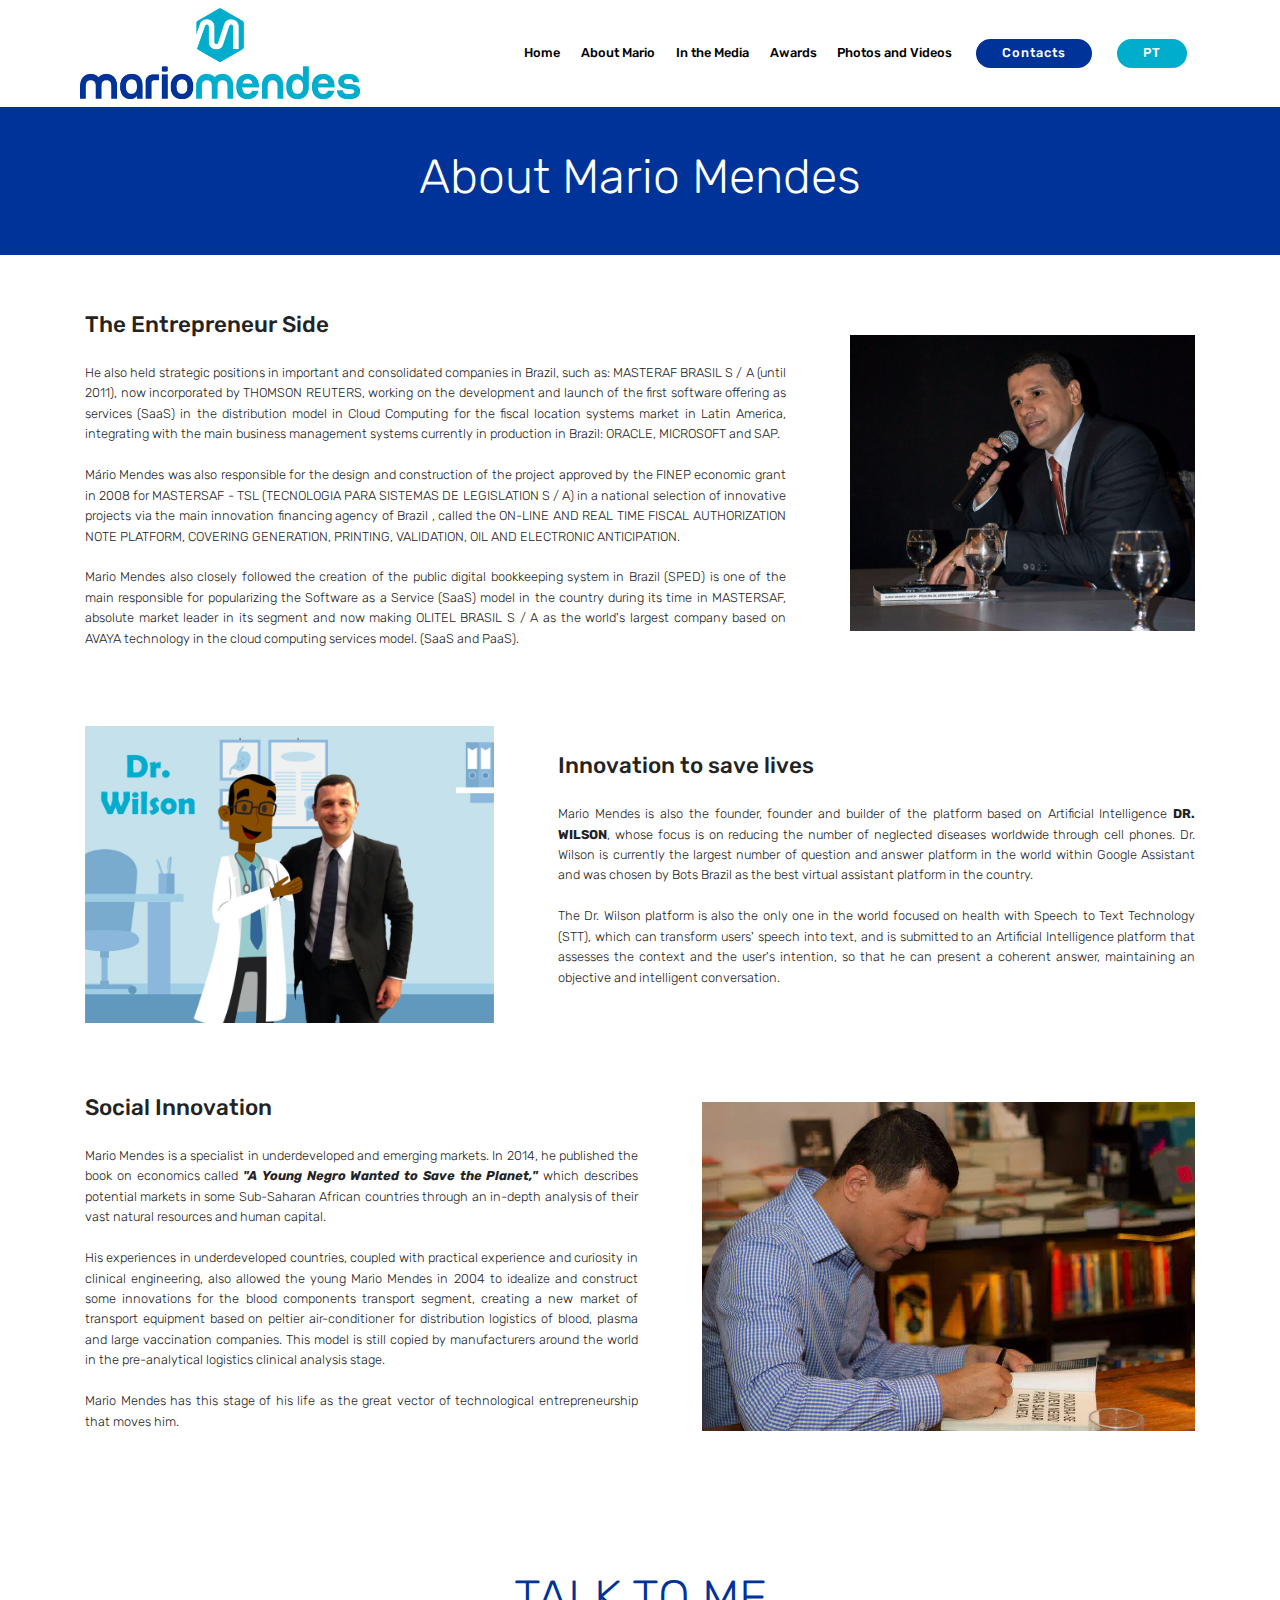
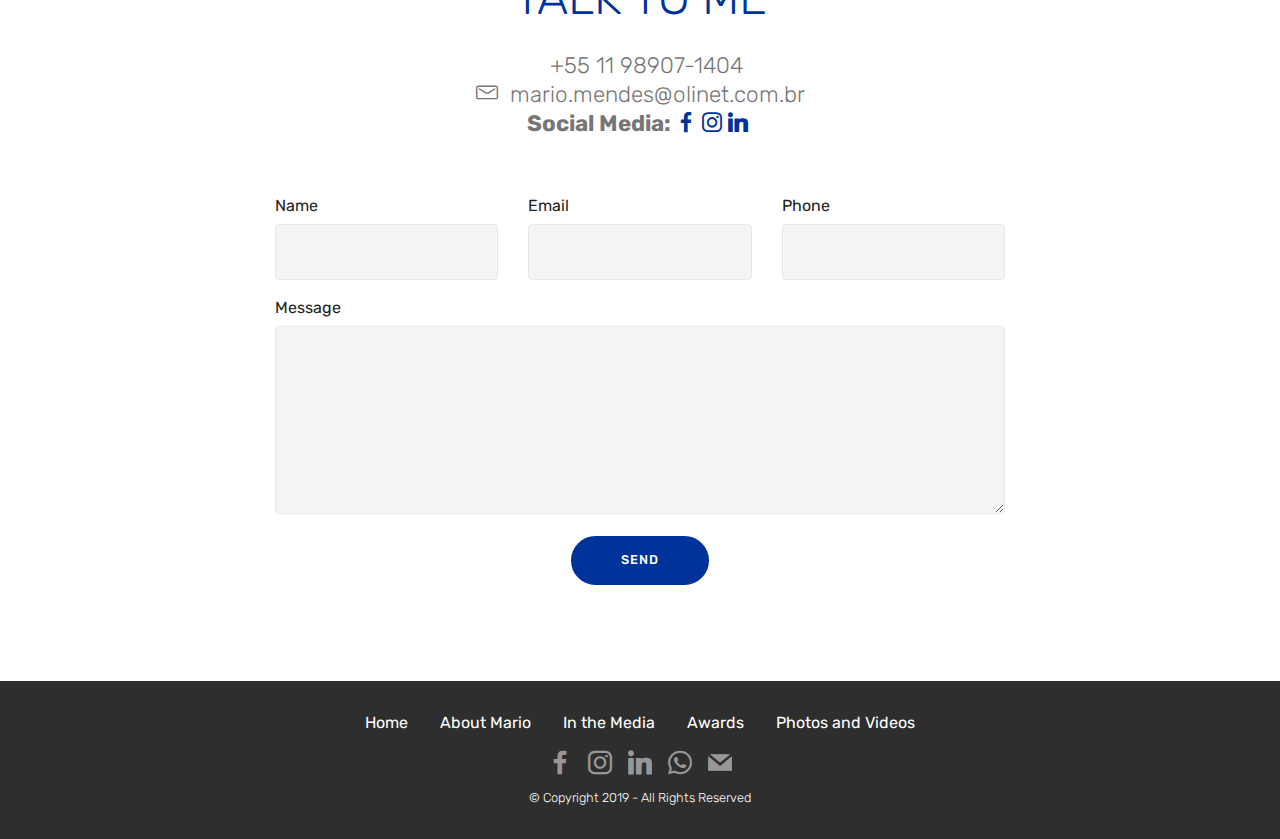
<file: page3.html>
<!DOCTYPE html>
<html  >
<head>
  
  <meta charset="UTF-8">
  <meta http-equiv="X-UA-Compatible" content="IE=edge">
  
  <meta name="twitter:card" content="summary_large_image"/>
  <meta name="twitter:image:src" content="">
  <meta property="og:image" content="">
  <meta name="twitter:title" content="About Mario EN">
  <meta name="viewport" content="width=device-width, initial-scale=1, minimum-scale=1">
  <link rel="shortcut icon" href="assets/images/icone-128x113.png" type="image/x-icon">
  <meta name="description" content="Site about Mario Mendes">
  
  
  <title>About Mario EN</title>
  <link rel="stylesheet" href="assets/web/assets/mobirise-icons-bold/mobirise-icons-bold.css">
  <link rel="stylesheet" href="assets/bootstrap/css/bootstrap.min.css">
  <link rel="stylesheet" href="assets/bootstrap/css/bootstrap-grid.min.css">
  <link rel="stylesheet" href="assets/bootstrap/css/bootstrap-reboot.min.css">
  <link rel="stylesheet" href="assets/tether/tether.min.css">
  <link rel="stylesheet" href="assets/dropdown/css/style.css">
  <link rel="stylesheet" href="assets/socicon/css/styles.css">
  <link rel="stylesheet" href="assets/theme/css/style.css">
  <link rel="preload" href="https://fonts.googleapis.com/css?family=Rubik:300,400,500,600,700,800,900,300i,400i,500i,600i,700i,800i,900i&display=swap" as="style" onload="this.onload=null;this.rel='stylesheet'">
  <noscript><link rel="stylesheet" href="https://fonts.googleapis.com/css?family=Rubik:300,400,500,600,700,800,900,300i,400i,500i,600i,700i,800i,900i&display=swap"></noscript>
  <link rel="preload" as="style" href="assets/mobirise/css/mbr-additional.css"><link rel="stylesheet" href="assets/mobirise/css/mbr-additional.css" type="text/css">
  
  
  
  
</head>
<body>
  
  <section class="menu cid-rqXx7tW8Ks" once="menu" id="menu2-19">

    

    <nav class="navbar navbar-expand beta-menu navbar-dropdown align-items-center navbar-fixed-top navbar-toggleable-sm">
        <button class="navbar-toggler navbar-toggler-right" type="button" data-toggle="collapse" data-target="#navbarSupportedContent" aria-controls="navbarSupportedContent" aria-expanded="false" aria-label="Toggle navigation">
            <div class="hamburger">
                <span></span>
                <span></span>
                <span></span>
                <span></span>
            </div>
        </button>
        <div class="menu-logo">
            <div class="navbar-brand">
                <span class="navbar-logo">
                    <a href="#top">
                        <img src="assets/images/mariomendeslogo-556x181.png" alt="Mario Mendes EN" title="" style="height: 5.7rem;">
                    </a>
                </span>
                
            </div>
        </div>
        <div class="collapse navbar-collapse" id="navbarSupportedContent">
            <ul class="navbar-nav nav-dropdown" data-app-modern-menu="true"><li class="nav-item">
                    <a class="nav-link link text-black display-4" href="page2.html">
                        Home</a>
                </li>
                <li class="nav-item">
                    <a class="nav-link link text-black display-4" href="page2.html#header3-v">
                        About Mario</a>
                </li><li class="nav-item"><a class="nav-link link text-black display-4" href="page2.html#content4-w">
                        In the Media</a></li><li class="nav-item"><a class="nav-link link text-black display-4" href="page2.html#content4-j">
                        Awards</a></li><li class="nav-item"><a class="nav-link link text-black display-4" href="page2.html#content4-f">
                        Photos and Videos</a></li></ul>
            <div class="navbar-buttons mbr-section-btn"><a class="btn btn-sm btn-primary display-4" href="page2.html#form1-10">
                    
                    Contacts</a> <a class="btn btn-sm btn-secondary display-4" href="index.html">
                    
                    PT</a></div>
        </div>
    </nav>
</section>

<section class="mbr-section content4 cid-rq3aTZeCpB" id="content4-q">

    

    <div class="container">
        <div class="media-container-row">
            <div class="title col-12 col-md-8">
                <h2 class="align-center pb-3 mbr-fonts-style display-2">
                    <br>About Mario Mendes</h2>
                
                
            </div>
        </div>
    </div>
</section>

<section class="header3 cid-rq3aZIsmZ2" id="header3-r">

    

    

    <div class="container">
        <div class="media-container-row">
            <div class="mbr-figure" style="width: 55%;">
                <img src="assets/images/860383-495302183901374-86877309-o-986x1478.jpg" alt="Mario" title="">
            </div>

            <div class="media-content">
                <h1 class="mbr-section-title mbr-white pb-3 mbr-fonts-style display-5"><br>The Entrepreneur Side</h1>
                
                <div class="mbr-section-text mbr-white pb-3 ">
                    <p align="justify" class="mbr-text mbr-fonts-style display-4">He also held strategic positions in important and consolidated companies in Brazil, such as: MASTERAF BRASIL S / A (until 2011), now incorporated by THOMSON REUTERS, working on the development and launch of the first software offering as services (SaaS) in the distribution model in Cloud Computing for the fiscal location systems market in Latin America, integrating with the main business management systems currently in production in Brazil: ORACLE, MICROSOFT and SAP. 
<br> 
<br>Mário Mendes was also responsible for the design and construction of the project approved by the FINEP economic grant in 2008 for MASTERSAF - TSL (TECNOLOGIA PARA SISTEMAS DE LEGISLATION S / A) in a national selection of innovative projects via the main innovation financing agency of Brazil , called the ON-LINE AND REAL TIME FISCAL AUTHORIZATION NOTE PLATFORM, COVERING GENERATION, PRINTING, VALIDATION, OIL AND ELECTRONIC ANTICIPATION. 
<br> 
<br>Mario Mendes also closely followed the creation of the public digital bookkeeping system in Brazil (SPED) is one of the main responsible for popularizing the Software as a Service (SaaS) model in the country during its time in MASTERSAF, absolute market leader in its segment and now making OLITEL BRASIL S / A as the world's largest company based on AVAYA technology in the cloud computing services model. (SaaS and PaaS).</p>
                </div>
                
            </div>
        </div>
    </div>

</section>

<section class="header3 cid-rq4SBa6IZ8" id="header3-t">

    

    

    <div class="container">
        <div class="media-container-row">
            <div class="mbr-figure" style="width: 70%;">
                <img src="assets/images/drwilsonemario-986x715.jpg" alt="Mario e Dr. Wilson" title="">
            </div>

            <div class="media-content">
                <h1 class="mbr-section-title mbr-white pb-3 mbr-fonts-style display-5"><br>Innovation to save lives</h1>
                
                <div class="mbr-section-text mbr-white pb-3 ">
                    <p align="justify" class="mbr-text mbr-fonts-style display-4">Mario Mendes is also the founder, founder and builder of the platform based on Artificial Intelligence <strong>DR. WILSON</strong>, whose focus is on reducing the number of neglected diseases worldwide through cell phones. Dr. Wilson is currently the largest number of question and answer platform in the world within Google Assistant and was chosen by Bots Brazil as the best virtual assistant platform in the country. 
<br> 
<br>The Dr. Wilson platform is also the only one in the world focused on health with Speech to Text Technology (STT), which can transform users' speech into text, and is submitted to an Artificial Intelligence platform that assesses the context and the user's intention, so that he can present a coherent answer, maintaining an objective and intelligent conversation.</p>
                </div>
                
            </div>
        </div>
    </div>

</section>

<section class="header3 cid-rq4Tit2FO5" id="header3-u">

    

    

    <div class="container">
        <div class="media-container-row">
            <div class="mbr-figure" style="width: 95%;">
                <img src="assets/images/9059-427309197367340-1874169082-n-960x640.jpg" alt="Mario" title="">
            </div>

            <div class="media-content">
                <h1 class="mbr-section-title mbr-white pb-3 mbr-fonts-style display-5"><br>Social Innovation</h1>
                
                <div class="mbr-section-text mbr-white pb-3 ">
                    <p align="justify" class="mbr-text mbr-fonts-style display-4">Mario Mendes is a specialist in underdeveloped and emerging markets. In 2014, he published the book on economics called <em><strong>"A Young Negro Wanted to Save the Planet,"</strong></em> which describes potential markets in some Sub-Saharan African countries through an in-depth analysis of their vast natural resources and human capital. 
<br> 
<br>His experiences in underdeveloped countries, coupled with practical experience and curiosity in clinical engineering, also allowed the young Mario Mendes in 2004 to idealize and construct some innovations for the blood components transport segment, creating a new market of transport equipment based on peltier air-conditioner for distribution logistics of blood, plasma and large vaccination companies. This model is still copied by manufacturers around the world in the pre-analytical logistics clinical analysis stage. 
<br> 
<br>Mario Mendes has this stage of his life as the great vector of technological entrepreneurship that moves him.</p>
                </div>
                
            </div>
        </div>
    </div>

</section>

<section class="mbr-section form1 cid-rq3aPGxpjl" id="form1-o">

    

    
    <div class="container">
        <div class="row justify-content-center">
            <div class="title col-12 col-lg-8">
                <h2 class="mbr-section-title align-center pb-3 mbr-fonts-style display-2">TALK TO ME</h2>
                <h3 class="mbr-section-subtitle align-center mbr-light pb-3 mbr-fonts-style display-5">
                    <span class="fa fa-whatsapp mbr-iconfont" style="font-size: 20px;"></span>&nbsp; +55 11 98907-1404<br>
                    <span class="mbrib-letter mbr-iconfont" style="font-size: 22px;"></span>&nbsp; mario.mendes@olinet.com.br<br><strong>Social Media:&nbsp;</strong><a href="https://www.facebook.com/profile.php?id=100002647893795" target="_blank"><span class="socicon socicon-facebook mbr-iconfont" style="font-size: 20px;"></span></a>&nbsp;<a href="https://www.instagram.com/mendesjr.mario" target="_blank"><span class="socicon socicon-instagram mbr-iconfont" style="font-size: 20px;"></span></a>&nbsp;<a href="https://www.linkedin.com/in/mariomj" target="_blank"><span class="socicon socicon-linkedin mbr-iconfont" style="font-size: 20px;"></span></a>&nbsp;</h3>
            </div>
        </div>
    </div>
    <div class="container">
        <div class="row justify-content-center">
            <div class="media-container-column col-lg-8" data-form-type="formoid">
                <!---Formbuilder Form--->
                <form action="https://mobirise.eu/" method="POST" class="mbr-form form-with-styler" data-form-title="Contato via Site Mario"><input type="hidden" name="email" data-form-email="true" value="mmTAAqhMtbPqohcvuuD8XMyDACMKAYIdV2XrIYD5FzNMJIMxqE1S0PVOiPUlRjjPEBup5d0DhnLB4b3EXKoiBg7j76DZya+WS2IhpjfRuxy/N7ZzQE1j5Mab0ql9KdDj.3LcgW1eQ0X9DvRb2mrbfqd6VFIMDYXtpPIjh9P02iPA2T0vtjzUs591xSVT524RCFs2SOsFSvjs+67zspfEmaG1jWGCvq/jg7qOrTpjyQboiDfzmhRx2A6FvGi64JYIv">
                    <div class="row row-sm-offset">
                        <div hidden="hidden" data-form-alert="" class="alert alert-success col-12">Thank you! I'll get back to you shortly.</div>
                        <div hidden="hidden" data-form-alert-danger="" class="alert alert-danger col-12">
                        </div>
                    </div>
                    <div class="dragArea row row-sm-offset">
                        <div class="col-md-4  form-group" data-for="Nome">
                            <label for="Nome-form1-o" class="form-control-label mbr-fonts-style display-7">Name</label>
                            <input type="text" name="Nome" data-form-field="Nome" required="required" class="form-control display-7" id="Nome-form1-o">
                        </div>
                        <div class="col-md-4  form-group" data-for="Email">
                            <label for="Email-form1-o" class="form-control-label mbr-fonts-style display-7">Email</label>
                            <input type="Email" name="Email" data-form-field="Email" required="required" class="form-control display-7" id="Email-form1-o">
                        </div>
                        <div data-for="Telefone" class="col-md-4  form-group">
                            <label for="Telefone-form1-o" class="form-control-label mbr-fonts-style display-7">Phone</label>
                            <input type="Telefone" name="Telefone" data-form-field="Telefone" class="form-control display-7" id="Telefone-form1-o">
                        </div>
                        <div data-for="Mensagem" class="col-md-12 form-group">
                            <label for="Mensagem-form1-o" class="form-control-label mbr-fonts-style display-7">Message</label>
                            <textarea name="Mensagem" data-form-field="Mensagem" class="form-control display-7" id="Mensagem-form1-o"></textarea>
                        </div>
                        <div class="col-md-12 input-group-btn align-center"><button type="submit" class="btn btn-primary btn-form display-4">SEND</button></div>
                    </div>
                </form><!---Formbuilder Form--->
            </div>
        </div>
    </div>
</section>

<section once="" class="cid-rqXsQG64me" id="footer7-13">

    

    

    <div class="container">
        <div class="media-container-row align-center mbr-white">
            <div class="row row-links">
                <ul class="foot-menu">
                    
                    
                    
                    
                    
                <li class="foot-menu-item mbr-fonts-style display-7"><a href="page2.html" class="text-white">Home</a></li><li class="foot-menu-item mbr-fonts-style display-7"><a href="page2.html#header3-v" class="text-white">About Mario</a></li><li class="foot-menu-item mbr-fonts-style display-7"><a href="page2.html#content4-w" class="text-white">In the Media</a></li><li class="foot-menu-item mbr-fonts-style display-7"><a href="page2.html#content4-j" class="text-white">Awards</a></li><li class="foot-menu-item mbr-fonts-style display-7"><a href="page2.html#content4-f" class="text-white">Photos and Videos</a></li></ul>
            </div>
            <div class="row social-row">
                <div class="social-list align-right pb-2">
                    
                    
                    
                    
                    
                    
                <div class="soc-item">
                        <a href="https://www.facebook.com/profile.php?id=100002647893795" target="_blank">
                            <span class="mbr-iconfont mbr-iconfont-social socicon-facebook socicon"></span>
                        </a>
                    </div><div class="soc-item">
                        <a href="https://www.instagram.com/mendesjr.mario" target="_blank">
                            <span class="mbr-iconfont mbr-iconfont-social socicon-instagram socicon"></span>
                        </a>
                    </div><div class="soc-item">
                        <a href="https://www.linkedin.com/in/mariomj" target="_blank">
                            <span class="mbr-iconfont mbr-iconfont-social socicon-linkedin socicon"></span>
                        </a>
                    </div><div class="soc-item">
                        <a href="http://api.whatsapp.com/send?1=pt_BR&phone=5511989071404" target="_blank">
                            <span class="mbr-iconfont mbr-iconfont-social socicon-whatsapp socicon"></span>
                        </a>
                    </div><div class="soc-item">
                        <a href="mailto:mario.mendes@olinet.com.br">
                            <span class="mbr-iconfont mbr-iconfont-social socicon-mail socicon"></span>
                        </a>
                    </div></div>
            </div>
            <div class="row row-copirayt">
                <p class="mbr-text mb-0 mbr-fonts-style mbr-white align-center display-4">
                    © Copyright 2019 - All Rights Reserved
                </p>
            </div>
        </div>
    </div>
</section>


<script src="assets/popper/popper.min.js"></script>
  <script src="assets/web/assets/jquery/jquery.min.js"></script>
  <script src="assets/bootstrap/js/bootstrap.min.js"></script>
  <script src="assets/tether/tether.min.js"></script>
  <script src="assets/smoothscroll/smooth-scroll.js"></script>
  <script src="assets/dropdown/js/nav-dropdown.js"></script>
  <script src="assets/dropdown/js/navbar-dropdown.js"></script>
  <script src="assets/touchswipe/jquery.touch-swipe.min.js"></script>
  <script src="assets/theme/js/script.js"></script>
  <script src="assets/formoid/formoid.min.js"></script>
  
  
  
</body>
</html>
</file>
<file: assets/web/assets/mobirise-icons/mobirise-icons.css>
@font-face {
  font-family: 'MobiriseIcons';
  src:  url('mobirise-icons.eot?spat4u');
  src:  url('mobirise-icons.eot?spat4u#iefix') format('embedded-opentype'),
    url('mobirise-icons.ttf?spat4u') format('truetype'),
    url('mobirise-icons.woff?spat4u') format('woff'),
    url('mobirise-icons.svg?spat4u#MobiriseIcons') format('svg');
  font-weight: normal;
  font-style: normal;
  font-display: swap;
}

[class^="mbri-"], [class*=" mbri-"] {
  /* use !important to prevent issues with browser extensions that change fonts */
  font-family: MobiriseIcons !important;
  speak: none;
  font-style: normal;
  font-weight: normal;
  font-variant: normal;
  text-transform: none;
  line-height: 1;

  /* Better Font Rendering =========== */
  -webkit-font-smoothing: antialiased;
  -moz-osx-font-smoothing: grayscale;
}

.mbri-add-submenu:before {
  content: "\e900";
}
.mbri-alert:before {
  content: "\e901";
}
.mbri-align-center:before {
  content: "\e902";
}
.mbri-align-justify:before {
  content: "\e903";
}
.mbri-align-left:before {
  content: "\e904";
}
.mbri-align-right:before {
  content: "\e905";
}
.mbri-android:before {
  content: "\e906";
}
.mbri-apple:before {
  content: "\e907";
}
.mbri-arrow-down:before {
  content: "\e908";
}
.mbri-arrow-next:before {
  content: "\e909";
}
.mbri-arrow-prev:before {
  content: "\e90a";
}
.mbri-arrow-up:before {
  content: "\e90b";
}
.mbri-bold:before {
  content: "\e90c";
}
.mbri-bookmark:before {
  content: "\e90d";
}
.mbri-bootstrap:before {
  content: "\e90e";
}
.mbri-briefcase:before {
  content: "\e90f";
}
.mbri-browse:before {
  content: "\e910";
}
.mbri-bulleted-list:before {
  content: "\e911";
}
.mbri-calendar:before {
  content: "\e912";
}
.mbri-camera:before {
  content: "\e913";
}
.mbri-cart-add:before {
  content: "\e914";
}
.mbri-cart-full:before {
  content: "\e915";
}
.mbri-cash:before {
  content: "\e916";
}
.mbri-change-style:before {
  content: "\e917";
}
.mbri-chat:before {
  content: "\e918";
}
.mbri-clock:before {
  content: "\e919";
}
.mbri-close:before {
  content: "\e91a";
}
.mbri-cloud:before {
  content: "\e91b";
}
.mbri-code:before {
  content: "\e91c";
}
.mbri-contact-form:before {
  content: "\e91d";
}
.mbri-credit-card:before {
  content: "\e91e";
}
.mbri-cursor-click:before {
  content: "\e91f";
}
.mbri-cust-feedback:before {
  content: "\e920";
}
.mbri-database:before {
  content: "\e921";
}
.mbri-delivery:before {
  content: "\e922";
}
.mbri-desktop:before {
  content: "\e923";
}
.mbri-devices:before {
  content: "\e924";
}
.mbri-down:before {
  content: "\e925";
}
.mbri-download:before {
  content: "\e989";
}
.mbri-drag-n-drop:before {
  content: "\e927";
}
.mbri-drag-n-drop2:before {
  content: "\e928";
}
.mbri-edit:before {
  content: "\e929";
}
.mbri-edit2:before {
  content: "\e92a";
}
.mbri-error:before {
  content: "\e92b";
}
.mbri-extension:before {
  content: "\e92c";
}
.mbri-features:before {
  content: "\e92d";
}
.mbri-file:before {
  content: "\e92e";
}
.mbri-flag:before {
  content: "\e92f";
}
.mbri-folder:before {
  content: "\e930";
}
.mbri-gift:before {
  content: "\e931";
}
.mbri-github:before {
  content: "\e932";
}
.mbri-globe:before {
  content: "\e933";
}
.mbri-globe-2:before {
  content: "\e934";
}
.mbri-growing-chart:before {
  content: "\e935";
}
.mbri-hearth:before {
  content: "\e936";
}
.mbri-help:before {
  content: "\e937";
}
.mbri-home:before {
  content: "\e938";
}
.mbri-hot-cup:before {
  content: "\e939";
}
.mbri-idea:before {
  content: "\e93a";
}
.mbri-image-gallery:before {
  content: "\e93b";
}
.mbri-image-slider:before {
  content: "\e93c";
}
.mbri-info:before {
  content: "\e93d";
}
.mbri-italic:before {
  content: "\e93e";
}
.mbri-key:before {
  content: "\e93f";
}
.mbri-laptop:before {
  content: "\e940";
}
.mbri-layers:before {
  content: "\e941";
}
.mbri-left-right:before {
  content: "\e942";
}
.mbri-left:before {
  content: "\e943";
}
.mbri-letter:before {
  content: "\e944";
}
.mbri-like:before {
  content: "\e945";
}
.mbri-link:before {
  content: "\e946";
}
.mbri-lock:before {
  content: "\e947";
}
.mbri-login:before {
  content: "\e948";
}
.mbri-logout:before {
  content: "\e949";
}
.mbri-magic-stick:before {
  content: "\e94a";
}
.mbri-map-pin:before {
  content: "\e94b";
}
.mbri-menu:before {
  content: "\e94c";
}
.mbri-mobile:before {
  content: "\e94d";
}
.mbri-mobile2:before {
  content: "\e94e";
}
.mbri-mobirise:before {
  content: "\e94f";
}
.mbri-more-horizontal:before {
  content: "\e950";
}
.mbri-more-vertical:before {
  content: "\e951";
}
.mbri-music:before {
  content: "\e952";
}
.mbri-new-file:before {
  content: "\e953";
}
.mbri-numbered-list:before {
  content: "\e954";
}
.mbri-opened-folder:before {
  content: "\e955";
}
.mbri-pages:before {
  content: "\e956";
}
.mbri-paper-plane:before {
  content: "\e957";
}
.mbri-paperclip:before {
  content: "\e958";
}
.mbri-photo:before {
  content: "\e959";
}
.mbri-photos:before {
  content: "\e95a";
}
.mbri-pin:before {
  content: "\e95b";
}
.mbri-play:before {
  content: "\e95c";
}
.mbri-plus:before {
  content: "\e95d";
}
.mbri-preview:before {
  content: "\e95e";
}
.mbri-print:before {
  content: "\e95f";
}
.mbri-protect:before {
  content: "\e960";
}
.mbri-question:before {
  content: "\e961";
}
.mbri-quote-left:before {
  content: "\e962";
}
.mbri-quote-right:before {
  content: "\e963";
}
.mbri-refresh:before {
  content: "\e964";
}
.mbri-responsive:before {
  content: "\e965";
}
.mbri-right:before {
  content: "\e966";
}
.mbri-rocket:before {
  content: "\e967";
}
.mbri-sad-face:before {
  content: "\e968";
}
.mbri-sale:before {
  content: "\e969";
}
.mbri-save:before {
  content: "\e96a";
}
.mbri-search:before {
  content: "\e96b";
}
.mbri-setting:before {
  content: "\e96c";
}
.mbri-setting2:before {
  content: "\e96d";
}
.mbri-setting3:before {
  content: "\e96e";
}
.mbri-share:before {
  content: "\e96f";
}
.mbri-shopping-bag:before {
  content: "\e970";
}
.mbri-shopping-basket:before {
  content: "\e971";
}
.mbri-shopping-cart:before {
  content: "\e972";
}
.mbri-sites:before {
  content: "\e973";
}
.mbri-smile-face:before {
  content: "\e974";
}
.mbri-speed:before {
  content: "\e975";
}
.mbri-star:before {
  content: "\e976";
}
.mbri-success:before {
  content: "\e977";
}
.mbri-sun:before {
  content: "\e978";
}
.mbri-sun2:before {
  content: "\e979";
}
.mbri-tablet:before {
  content: "\e97a";
}
.mbri-tablet-vertical:before {
  content: "\e97b";
}
.mbri-target:before {
  content: "\e97c";
}
.mbri-timer:before {
  content: "\e97d";
}
.mbri-to-ftp:before {
  content: "\e97e";
}
.mbri-to-local-drive:before {
  content: "\e97f";
}
.mbri-touch-swipe:before {
  content: "\e980";
}
.mbri-touch:before {
  content: "\e981";
}
.mbri-trash:before {
  content: "\e982";
}
.mbri-underline:before {
  content: "\e983";
}
.mbri-unlink:before {
  content: "\e984";
}
.mbri-unlock:before {
  content: "\e985";
}
.mbri-up-down:before {
  content: "\e986";
}
.mbri-up:before {
  content: "\e987";
}
.mbri-update:before {
  content: "\e988";
}
.mbri-upload:before {
 content: "\e926"; 
}
.mbri-user:before {
  content: "\e98a";
}
.mbri-user2:before {
  content: "\e98b";
}
.mbri-users:before {
  content: "\e98c";
}
.mbri-video:before {
  content: "\e98d";
}
.mbri-video-play:before {
  content: "\e98e";
}
.mbri-watch:before {
  content: "\e98f";
}
.mbri-website-theme:before {
  content: "\e990";
}
.mbri-wifi:before {
  content: "\e991";
}
.mbri-windows:before {
  content: "\e992";
}
.mbri-zoom-out:before {
  content: "\e993";
}
.mbri-redo:before {
  content: "\e994";
}
.mbri-undo:before {
  content: "\e995";
}
</file>
<file: assets/web/assets/mobirise-icons-bold/mobirise-icons-bold.css>
@font-face {
  font-family: 'mobirise-icons-bold';
  font-display: swap;
  src:  url('mobirise-icons-bold.eot?m1l4yr');
  src:  url('mobirise-icons-bold.eot?m1l4yr#iefix') format('embedded-opentype'),
    url('mobirise-icons-bold.ttf?m1l4yr') format('truetype'),
    url('mobirise-icons-bold.woff?m1l4yr') format('woff'),
    url('mobirise-icons-bold.svg?m1l4yr#mobirise-icons-bold') format('svg');
  font-weight: normal;
  font-style: normal;
}

[class^="mbrib-"], [class*="mbrib-"] {
  /* use !important to prevent issues with browser extensions that change fonts */
  font-family: 'mobirise-icons-bold' !important;
  speak: none;
  font-style: normal;
  font-weight: normal;
  font-variant: normal;
  text-transform: none;
  line-height: 1;

  /* Better Font Rendering =========== */
  -webkit-font-smoothing: antialiased;
  -moz-osx-font-smoothing: grayscale;
}

.mbrib-add-submenu:before {
  content: "\e900";
}
.mbrib-alert:before {
  content: "\e901";
}
.mbrib-align-center:before {
  content: "\e902";
}
.mbrib-align-justify:before {
  content: "\e903";
}
.mbrib-align-left:before {
  content: "\e904";
}
.mbrib-align-right:before {
  content: "\e905";
}
.mbrib-android:before {
  content: "\e906";
}
.mbrib-apple:before {
  content: "\e907";
}
.mbrib-arrow-down:before {
  content: "\e908";
}
.mbrib-arrow-next:before {
  content: "\e909";
}
.mbrib-arrow-prev:before {
  content: "\e90a";
}
.mbrib-arrow-up:before {
  content: "\e90b";
}
.mbrib-bold:before {
  content: "\e90c";
}
.mbrib-bookmark:before {
  content: "\e90d";
}
.mbrib-bootstrap:before {
  content: "\e90e";
}
.mbrib-briefcase:before {
  content: "\e90f";
}
.mbrib-browse:before {
  content: "\e910";
}
.mbrib-bulleted-list:before {
  content: "\e911";
}
.mbrib-calendar:before {
  content: "\e912";
}
.mbrib-camera:before {
  content: "\e913";
}
.mbrib-cart-add:before {
  content: "\e914";
}
.mbrib-cart-full:before {
  content: "\e915";
}
.mbrib-cash:before {
  content: "\e916";
}
.mbrib-change-style:before {
  content: "\e917";
}
.mbrib-chat:before {
  content: "\e918";
}
.mbrib-clock:before {
  content: "\e919";
}
.mbrib-close:before {
  content: "\e91a";
}
.mbrib-cloud:before {
  content: "\e91b";
}
.mbrib-code:before {
  content: "\e91c";
}
.mbrib-contact-form:before {
  content: "\e91d";
}
.mbrib-credit-card:before {
  content: "\e91e";
}
.mbrib-cursor-click:before {
  content: "\e91f";
}
.mbrib-cust-feedback:before {
  content: "\e920";
}
.mbrib-database:before {
  content: "\e921";
}
.mbrib-delivery:before {
  content: "\e922";
}
.mbrib-desktop:before {
  content: "\e923";
}
.mbrib-devices:before {
  content: "\e924";
}
.mbrib-down:before {
  content: "\e925";
}
.mbrib-download:before {
  content: "\e926";
}
.mbrib-drag-n-drop:before {
  content: "\e927";
}
.mbrib-drag-n-drop2:before {
  content: "\e928";
}
.mbrib-edit:before {
  content: "\e929";
}
.mbrib-edit2:before {
  content: "\e92a";
}
.mbrib-error:before {
  content: "\e92b";
}
.mbrib-extension:before {
  content: "\e92c";
}
.mbrib-features:before {
  content: "\e92d";
}
.mbrib-file:before {
  content: "\e92e";
}
.mbrib-flag:before {
  content: "\e92f";
}
.mbrib-folder:before {
  content: "\e930";
}
.mbrib-gift:before {
  content: "\e931";
}
.mbrib-github:before {
  content: "\e932";
}
.mbrib-globe-2:before {
  content: "\e933";
}
.mbrib-globe:before {
  content: "\e934";
}
.mbrib-growing-chart:before {
  content: "\e935";
}
.mbrib-hearth:before {
  content: "\e936";
}
.mbrib-help:before {
  content: "\e937";
}
.mbrib-home:before {
  content: "\e938";
}
.mbrib-hot-cup:before {
  content: "\e939";
}
.mbrib-idea:before {
  content: "\e93a";
}
.mbrib-image-gallery:before {
  content: "\e93b";
}
.mbrib-image-slider:before {
  content: "\e93c";
}
.mbrib-info:before {
  content: "\e93d";
}
.mbrib-italic:before {
  content: "\e93e";
}
.mbrib-key:before {
  content: "\e93f";
}
.mbrib-laptop:before {
  content: "\e940";
}
.mbrib-layers:before {
  content: "\e941";
}
.mbrib-left-right:before {
  content: "\e942";
}
.mbrib-left:before {
  content: "\e943";
}
.mbrib-letter:before {
  content: "\e944";
}
.mbrib-like:before {
  content: "\e945";
}
.mbrib-link:before {
  content: "\e946";
}
.mbrib-lock:before {
  content: "\e947";
}
.mbrib-login:before {
  content: "\e948";
}
.mbrib-logout:before {
  content: "\e949";
}
.mbrib-magic-stick:before {
  content: "\e94a";
}
.mbrib-map-pin:before {
  content: "\e94b";
}
.mbrib-menu:before {
  content: "\e94c";
}
.mbrib-mobile:before {
  content: "\e94d";
}
.mbrib-mobile2:before {
  content: "\e94e";
}
.mbrib-mobirise:before {
  content: "\e94f";
}
.mbrib-more-horizontal:before {
  content: "\e950";
}
.mbrib-more-vertical:before {
  content: "\e951";
}
.mbrib-music:before {
  content: "\e952";
}
.mbrib-new-file:before {
  content: "\e953";
}
.mbrib-numbered-list:before {
  content: "\e954";
}
.mbrib-opened-folder:before {
  content: "\e955";
}
.mbrib-pages:before {
  content: "\e956";
}
.mbrib-paper-plane:before {
  content: "\e957";
}
.mbrib-paperclip:before {
  content: "\e958";
}
.mbrib-photo:before {
  content: "\e959";
}
.mbrib-photos:before {
  content: "\e95a";
}
.mbrib-pin:before {
  content: "\e95b";
}
.mbrib-play:before {
  content: "\e95c";
}
.mbrib-plus:before {
  content: "\e95d";
}
.mbrib-preview:before {
  content: "\e95e";
}
.mbrib-print:before {
  content: "\e95f";
}
.mbrib-protect:before {
  content: "\e960";
}
.mbrib-question:before {
  content: "\e961";
}
.mbrib-quote-left:before {
  content: "\e962";
}
.mbrib-quote-right:before {
  content: "\e963";
}
.mbrib-redo:before {
  content: "\e964";
}
.mbrib-refresh:before {
  content: "\e965";
}
.mbrib-responsive:before {
  content: "\e966";
}
.mbrib-right:before {
  content: "\e967";
}
.mbrib-rocket:before {
  content: "\e968";
}
.mbrib-sad-face:before {
  content: "\e969";
}
.mbrib-sale:before {
  content: "\e96a";
}
.mbrib-save:before {
  content: "\e96b";
}
.mbrib-search:before {
  content: "\e96c";
}
.mbrib-setting:before {
  content: "\e96d";
}
.mbrib-setting2:before {
  content: "\e96e";
}
.mbrib-setting3:before {
  content: "\e96f";
}
.mbrib-share:before {
  content: "\e970";
}
.mbrib-shopping-bag:before {
  content: "\e971";
}
.mbrib-shopping-basket:before {
  content: "\e972";
}
.mbrib-shopping-cart:before {
  content: "\e973";
}
.mbrib-sites:before {
  content: "\e974";
}
.mbrib-smile-face:before {
  content: "\e975";
}
.mbrib-speed:before {
  content: "\e976";
}
.mbrib-star:before {
  content: "\e977";
}
.mbrib-success:before {
  content: "\e978";
}
.mbrib-sun:before {
  content: "\e979";
}
.mbrib-sun2:before {
  content: "\e97a";
}
.mbrib-tablet-vertical:before {
  content: "\e97b";
}
.mbrib-tablet:before {
  content: "\e97c";
}
.mbrib-target:before {
  content: "\e97d";
}
.mbrib-timer:before {
  content: "\e97e";
}
.mbrib-to-ftp:before {
  content: "\e97f";
}
.mbrib-to-local-drive:before {
  content: "\e980";
}
.mbrib-touch-swipe:before {
  content: "\e981";
}
.mbrib-touch:before {
  content: "\e982";
}
.mbrib-trash:before {
  content: "\e983";
}
.mbrib-underline:before {
  content: "\e984";
}
.mbrib-undo:before {
  content: "\e985";
}
.mbrib-unlink:before {
  content: "\e986";
}
.mbrib-unlock:before {
  content: "\e987";
}
.mbrib-up-down:before {
  content: "\e988";
}
.mbrib-up:before {
  content: "\e989";
}
.mbrib-update:before {
  content: "\e98a";
}
.mbrib-upload:before {
  content: "\e98b";
}
.mbrib-user:before {
  content: "\e98c";
}
.mbrib-user2:before {
  content: "\e98d";
}
.mbrib-users:before {
  content: "\e98e";
}
.mbrib-video-play:before {
  content: "\e98f";
}
.mbrib-video:before {
  content: "\e990";
}
.mbrib-watch:before {
  content: "\e991";
}
.mbrib-website-theme:before {
  content: "\e992";
}
.mbrib-wifi:before {
  content: "\e993";
}
.mbrib-windows:before {
  content: "\e994";
}
.mbrib-zoom-out:before {
  content: "\e995";
}
</file>
<file: assets/dropdown/css/style.css>
.navbar-dropdown {
  left: 0;
  padding: 0;
  position: absolute;
  right: 0;
  top: 0;
  transition: all 0.45s ease;
  z-index: 1030;
  background: #282828; }
  .navbar-dropdown .navbar-logo {
    margin-right: 0.8rem;
    transition: margin 0.3s ease-in-out;
    vertical-align: middle; }
    .navbar-dropdown .navbar-logo img {
      height: 3.125rem;
      transition: all 0.3s ease-in-out; }
    .navbar-dropdown .navbar-logo.mbr-iconfont {
      font-size: 3.125rem;
      line-height: 3.125rem; }
  .navbar-dropdown .navbar-caption {
    font-weight: 700;
    white-space: normal;
    vertical-align: -4px;
    line-height: 3.125rem !important; }
    .navbar-dropdown .navbar-caption, .navbar-dropdown .navbar-caption:hover {
      color: inherit;
      text-decoration: none; }
  .navbar-dropdown .mbr-iconfont + .navbar-caption {
    vertical-align: -1px; }
  .navbar-dropdown.navbar-fixed-top {
    position: fixed; }
  .navbar-dropdown .navbar-brand span {
    vertical-align: -4px; }
  .navbar-dropdown.bg-color.transparent {
    background: none; }
  .navbar-dropdown.navbar-short .navbar-brand {
    padding: 0.625rem 0; }
    .navbar-dropdown.navbar-short .navbar-brand span {
      vertical-align: -1px; }
  .navbar-dropdown.navbar-short .navbar-caption {
    line-height: 2.375rem !important;
    vertical-align: -2px; }
  .navbar-dropdown.navbar-short .navbar-logo {
    margin-right: 0.5rem; }
    .navbar-dropdown.navbar-short .navbar-logo img {
      height: 2.375rem; }
    .navbar-dropdown.navbar-short .navbar-logo.mbr-iconfont {
      font-size: 2.375rem;
      line-height: 2.375rem; }
  .navbar-dropdown.navbar-short .mbr-table-cell {
    height: 3.625rem; }
  .navbar-dropdown .navbar-close {
    left: 0.6875rem;
    position: fixed;
    top: 0.75rem;
    z-index: 1000; }
  .navbar-dropdown .hamburger-icon {
    content: "";
    display: inline-block;
    vertical-align: middle;
    width: 16px;
    -webkit-box-shadow: 0 -6px 0 1px #282828,0 0 0 1px #282828,0 6px 0 1px #282828;
    -moz-box-shadow: 0 -6px 0 1px #282828,0 0 0 1px #282828,0 6px 0 1px #282828;
    box-shadow: 0 -6px 0 1px #282828,0 0 0 1px #282828,0 6px 0 1px #282828; }

.dropdown-menu .dropdown-toggle[data-toggle="dropdown-submenu"]::after {
  border-bottom: 0.35em solid transparent;
  border-left: 0.35em solid;
  border-right: 0;
  border-top: 0.35em solid transparent;
  margin-left: 0.3rem; }

.dropdown-menu .dropdown-item:focus {
  outline: 0; }

.nav-dropdown {
  font-size: 0.75rem;
  font-weight: 500;
  height: auto !important; }
  .nav-dropdown .nav-btn {
    padding-left: 1rem; }
  .nav-dropdown .link {
    margin: .667em 1.667em;
    font-weight: 500;
    padding: 0;
    transition: color .2s ease-in-out; }
    .nav-dropdown .link.dropdown-toggle {
      margin-right: 2.583em; }
      .nav-dropdown .link.dropdown-toggle::after {
        margin-left: .25rem;
        border-top: 0.35em solid;
        border-right: 0.35em solid transparent;
        border-left: 0.35em solid transparent;
        border-bottom: 0; }
      .nav-dropdown .link.dropdown-toggle[aria-expanded="true"] {
        margin: 0;
        padding: 0.667em 3.263em  0.667em 1.667em; }
  .nav-dropdown .link::after,
  .nav-dropdown .dropdown-item::after {
    color: inherit; }
  .nav-dropdown .btn {
    font-size: 0.75rem;
    font-weight: 700;
    letter-spacing: 0;
    margin-bottom: 0;
    padding-left: 1.25rem;
    padding-right: 1.25rem; }
  .nav-dropdown .dropdown-menu {
    border-radius: 0;
    border: 0;
    left: 0;
    margin: 0;
    padding-bottom: 1.25rem;
    padding-top: 1.25rem;
    position: relative; }
  .nav-dropdown .dropdown-submenu {
    margin-left: 0.125rem;
    top: 0; }
  .nav-dropdown .dropdown-item {
    font-weight: 500;
    line-height: 2;
    padding: 0.3846em 4.615em 0.3846em 1.5385em;
    position: relative;
    transition: color .2s ease-in-out, background-color .2s ease-in-out; }
    .nav-dropdown .dropdown-item::after {
      margin-top: -0.3077em;
      position: absolute;
      right: 1.1538em;
      top: 50%; }
    .nav-dropdown .dropdown-item:focus, .nav-dropdown .dropdown-item:hover {
      background: none; }

@media (max-width: 767px) {
  .nav-dropdown.navbar-toggleable-sm {
    bottom: 0;
    display: none;
    left: 0;
    overflow-x: hidden;
    position: fixed;
    top: 0;
    transform: translateX(-100%);
    -ms-transform: translateX(-100%);
    -webkit-transform: translateX(-100%);
    width: 18.75rem;
    z-index: 999; } }
.nav-dropdown.navbar-toggleable-xl {
  bottom: 0;
  display: none;
  left: 0;
  overflow-x: hidden;
  position: fixed;
  top: 0;
  transform: translateX(-100%);
  -ms-transform: translateX(-100%);
  -webkit-transform: translateX(-100%);
  width: 18.75rem;
  z-index: 999; }

.nav-dropdown-sm {
  display: block !important;
  overflow-x: hidden;
  overflow: auto;
  padding-top: 3.875rem; }
  .nav-dropdown-sm::after {
    content: "";
    display: block;
    height: 3rem;
    width: 100%; }
  .nav-dropdown-sm.collapse.in ~ .navbar-close {
    display: block !important; }
  .nav-dropdown-sm.collapsing, .nav-dropdown-sm.collapse.in {
    transform: translateX(0);
    -ms-transform: translateX(0);
    -webkit-transform: translateX(0);
    transition: all 0.25s ease-out;
    -webkit-transition: all 0.25s ease-out;
    background: #282828; }
  .nav-dropdown-sm.collapsing[aria-expanded="false"] {
    transform: translateX(-100%);
    -ms-transform: translateX(-100%);
    -webkit-transform: translateX(-100%); }
  .nav-dropdown-sm .nav-item {
    display: block;
    margin-left: 0 !important;
    padding-left: 0; }
  .nav-dropdown-sm .link,
  .nav-dropdown-sm .dropdown-item {
    border-top: 1px dotted rgba(255, 255, 255, 0.1);
    font-size: 0.8125rem;
    line-height: 1.6;
    margin: 0 !important;
    padding: 0.875rem 2.4rem 0.875rem 1.5625rem !important;
    position: relative;
    white-space: normal; }
    .nav-dropdown-sm .link:focus, .nav-dropdown-sm .link:hover,
    .nav-dropdown-sm .dropdown-item:focus,
    .nav-dropdown-sm .dropdown-item:hover {
      background: rgba(0, 0, 0, 0.2) !important;
      color: #c0a375; }
  .nav-dropdown-sm .nav-btn {
    position: relative;
    padding: 1.5625rem 1.5625rem 0 1.5625rem; }
    .nav-dropdown-sm .nav-btn::before {
      border-top: 1px dotted rgba(255, 255, 255, 0.1);
      content: "";
      left: 0;
      position: absolute;
      top: 0;
      width: 100%; }
    .nav-dropdown-sm .nav-btn + .nav-btn {
      padding-top: 0.625rem; }
      .nav-dropdown-sm .nav-btn + .nav-btn::before {
        display: none; }
  .nav-dropdown-sm .btn {
    padding: 0.625rem 0; }
  .nav-dropdown-sm .dropdown-toggle[data-toggle="dropdown-submenu"]::after {
    margin-left: .25rem;
    border-top: 0.35em solid;
    border-right: 0.35em solid transparent;
    border-left: 0.35em solid transparent;
    border-bottom: 0; }
  .nav-dropdown-sm .dropdown-toggle[data-toggle="dropdown-submenu"][aria-expanded="true"]::after {
    border-top: 0;
    border-right: 0.35em solid transparent;
    border-left: 0.35em solid transparent;
    border-bottom: 0.35em solid; }
  .nav-dropdown-sm .dropdown-menu {
    margin: 0;
    padding: 0;
    position: relative;
    top: 0;
    left: 0;
    width: 100%;
    border: 0;
    float: none;
    border-radius: 0;
    background: none; }
  .nav-dropdown-sm .dropdown-submenu {
    left: 100%;
    margin-left: 0.125rem;
    margin-top: -1.25rem;
    top: 0; }

.navbar-toggleable-sm .nav-dropdown .dropdown-menu {
  position: absolute; }

.navbar-toggleable-sm .nav-dropdown .dropdown-submenu {
  left: 100%;
  margin-left: 0.125rem;
  margin-top: -1.25rem;
  top: 0; }

.navbar-toggleable-sm.opened .nav-dropdown .dropdown-menu {
  position: relative; }

.navbar-toggleable-sm.opened .nav-dropdown .dropdown-submenu {
  left: 0;
  margin-left: 00rem;
  margin-top: 0rem;
  top: 0; }

.is-builder .nav-dropdown.collapsing {
  transition: none !important; }

/*# sourceMappingURL=style.css.map */
</file>
<file: assets/socicon/css/styles.css>
@charset "UTF-8";

@font-face {
  font-family: 'Socicon';
  src:  url('../fonts/socicon.eot');
  src:  url('../fonts/socicon.eot?#iefix') format('embedded-opentype'),
    url('../fonts/socicon.woff2') format('woff2'),
    url('../fonts/socicon.ttf') format('truetype'),
    url('../fonts/socicon.woff') format('woff'),
    url('../fonts/socicon.svg#socicon') format('svg');
  font-weight: normal;
  font-style: normal;
}

[data-icon]:before {
  font-family: "socicon" !important;
  content: attr(data-icon);
  font-style: normal !important;
  font-weight: normal !important;
  font-variant: normal !important;
  text-transform: none !important;
  speak: none;
  line-height: 1;
  -webkit-font-smoothing: antialiased;
  -moz-osx-font-smoothing: grayscale;
}

[class^="socicon-"], [class*=" socicon-"] {
  /* use !important to prevent issues with browser extensions that change fonts */
  font-family: 'Socicon' !important;
  speak: none;
  font-style: normal;
  font-weight: normal;
  font-variant: normal;
  text-transform: none;
  line-height: 1;

  /* Better Font Rendering =========== */
  -webkit-font-smoothing: antialiased;
  -moz-osx-font-smoothing: grayscale;
}

.socicon-eitaa:before {
  content: "\e97c";
}
.socicon-soroush:before {
  content: "\e97d";
}
.socicon-bale:before {
  content: "\e97e";
}
.socicon-zazzle:before {
  content: "\e97b";
}
.socicon-society6:before {
  content: "\e97a";
}
.socicon-redbubble:before {
  content: "\e979";
}
.socicon-avvo:before {
  content: "\e978";
}
.socicon-stitcher:before {
  content: "\e977";
}
.socicon-googlehangouts:before {
  content: "\e974";
}
.socicon-dlive:before {
  content: "\e975";
}
.socicon-vsco:before {
  content: "\e976";
}
.socicon-flipboard:before {
  content: "\e973";
}
.socicon-ubuntu:before {
  content: "\e958";
}
.socicon-artstation:before {
  content: "\e959";
}
.socicon-invision:before {
  content: "\e95a";
}
.socicon-torial:before {
  content: "\e95b";
}
.socicon-collectorz:before {
  content: "\e95c";
}
.socicon-seenthis:before {
  content: "\e95d";
}
.socicon-googleplaymusic:before {
  content: "\e95e";
}
.socicon-debian:before {
  content: "\e95f";
}
.socicon-filmfreeway:before {
  content: "\e960";
}
.socicon-gnome:before {
  content: "\e961";
}
.socicon-itchio:before {
  content: "\e962";
}
.socicon-jamendo:before {
  content: "\e963";
}
.socicon-mix:before {
  content: "\e964";
}
.socicon-sharepoint:before {
  content: "\e965";
}
.socicon-tinder:before {
  content: "\e966";
}
.socicon-windguru:before {
  content: "\e967";
}
.socicon-cdbaby:before {
  content: "\e968";
}
.socicon-elementaryos:before {
  content: "\e969";
}
.socicon-stage32:before {
  content: "\e96a";
}
.socicon-tiktok:before {
  content: "\e96b";
}
.socicon-gitter:before {
  content: "\e96c";
}
.socicon-letterboxd:before {
  content: "\e96d";
}
.socicon-threema:before {
  content: "\e96e";
}
.socicon-splice:before {
  content: "\e96f";
}
.socicon-metapop:before {
  content: "\e970";
}
.socicon-naver:before {
  content: "\e971";
}
.socicon-remote:before {
  content: "\e972";
}
.socicon-internet:before {
  content: "\e957";
}
.socicon-moddb:before {
  content: "\e94b";
}
.socicon-indiedb:before {
  content: "\e94c";
}
.socicon-traxsource:before {
  content: "\e94d";
}
.socicon-gamefor:before {
  content: "\e94e";
}
.socicon-pixiv:before {
  content: "\e94f";
}
.socicon-myanimelist:before {
  content: "\e950";
}
.socicon-blackberry:before {
  content: "\e951";
}
.socicon-wickr:before {
  content: "\e952";
}
.socicon-spip:before {
  content: "\e953";
}
.socicon-napster:before {
  content: "\e954";
}
.socicon-beatport:before {
  content: "\e955";
}
.socicon-hackerone:before {
  content: "\e956";
}
.socicon-hackernews:before {
  content: "\e946";
}
.socicon-smashwords:before {
  content: "\e947";
}
.socicon-kobo:before {
  content: "\e948";
}
.socicon-bookbub:before {
  content: "\e949";
}
.socicon-mailru:before {
  content: "\e94a";
}
.socicon-gitlab:before {
  content: "\e945";
}
.socicon-instructables:before {
  content: "\e944";
}
.socicon-portfolio:before {
  content: "\e943";
}
.socicon-codered:before {
  content: "\e940";
}
.socicon-origin:before {
  content: "\e941";
}
.socicon-nextdoor:before {
  content: "\e942";
}
.socicon-udemy:before {
  content: "\e93f";
}
.socicon-livemaster:before {
  content: "\e93e";
}
.socicon-crunchbase:before {
  content: "\e93b";
}
.socicon-homefy:before {
  content: "\e93c";
}
.socicon-calendly:before {
  content: "\e93d";
}
.socicon-realtor:before {
  content: "\e90f";
}
.socicon-tidal:before {
  content: "\e910";
}
.socicon-qobuz:before {
  content: "\e911";
}
.socicon-natgeo:before {
  content: "\e912";
}
.socicon-mastodon:before {
  content: "\e913";
}
.socicon-unsplash:before {
  content: "\e914";
}
.socicon-homeadvisor:before {
  content: "\e915";
}
.socicon-angieslist:before {
  content: "\e916";
}
.socicon-codepen:before {
  content: "\e917";
}
.socicon-slack:before {
  content: "\e918";
}
.socicon-openaigym:before {
  content: "\e919";
}
.socicon-logmein:before {
  content: "\e91a";
}
.socicon-fiverr:before {
  content: "\e91b";
}
.socicon-gotomeeting:before {
  content: "\e91c";
}
.socicon-aliexpress:before {
  content: "\e91d";
}
.socicon-guru:before {
  content: "\e91e";
}
.socicon-appstore:before {
  content: "\e91f";
}
.socicon-homes:before {
  content: "\e920";
}
.socicon-zoom:before {
  content: "\e921";
}
.socicon-alibaba:before {
  content: "\e922";
}
.socicon-craigslist:before {
  content: "\e923";
}
.socicon-wix:before {
  content: "\e924";
}
.socicon-redfin:before {
  content: "\e925";
}
.socicon-googlecalendar:before {
  content: "\e926";
}
.socicon-shopify:before {
  content: "\e927";
}
.socicon-freelancer:before {
  content: "\e928";
}
.socicon-seedrs:before {
  content: "\e929";
}
.socicon-bing:before {
  content: "\e92a";
}
.socicon-doodle:before {
  content: "\e92b";
}
.socicon-bonanza:before {
  content: "\e92c";
}
.socicon-squarespace:before {
  content: "\e92d";
}
.socicon-toptal:before {
  content: "\e92e";
}
.socicon-gust:before {
  content: "\e92f";
}
.socicon-ask:before {
  content: "\e930";
}
.socicon-trulia:before {
  content: "\e931";
}
.socicon-loomly:before {
  content: "\e932";
}
.socicon-ghost:before {
  content: "\e933";
}
.socicon-upwork:before {
  content: "\e934";
}
.socicon-fundable:before {
  content: "\e935";
}
.socicon-booking:before {
  content: "\e936";
}
.socicon-googlemaps:before {
  content: "\e937";
}
.socicon-zillow:before {
  content: "\e938";
}
.socicon-niconico:before {
  content: "\e939";
}
.socicon-toneden:before {
  content: "\e93a";
}
.socicon-augment:before {
  content: "\e908";
}
.socicon-bitbucket:before {
  content: "\e909";
}
.socicon-fyuse:before {
  content: "\e90a";
}
.socicon-yt-gaming:before {
  content: "\e90b";
}
.socicon-sketchfab:before {
  content: "\e90c";
}
.socicon-mobcrush:before {
  content: "\e90d";
}
.socicon-microsoft:before {
  content: "\e90e";
}
.socicon-pandora:before {
  content: "\e907";
}
.socicon-messenger:before {
  content: "\e906";
}
.socicon-gamewisp:before {
  content: "\e905";
}
.socicon-bloglovin:before {
  content: "\e904";
}
.socicon-tunein:before {
  content: "\e903";
}
.socicon-gamejolt:before {
  content: "\e901";
}
.socicon-trello:before {
  content: "\e902";
}
.socicon-spreadshirt:before {
  content: "\e900";
}
.socicon-500px:before {
  content: "\e000";
}
.socicon-8tracks:before {
  content: "\e001";
}
.socicon-airbnb:before {
  content: "\e002";
}
.socicon-alliance:before {
  content: "\e003";
}
.socicon-amazon:before {
  content: "\e004";
}
.socicon-amplement:before {
  content: "\e005";
}
.socicon-android:before {
  content: "\e006";
}
.socicon-angellist:before {
  content: "\e007";
}
.socicon-apple:before {
  content: "\e008";
}
.socicon-appnet:before {
  content: "\e009";
}
.socicon-baidu:before {
  content: "\e00a";
}
.socicon-bandcamp:before {
  content: "\e00b";
}
.socicon-battlenet:before {
  content: "\e00c";
}
.socicon-mixer:before {
  content: "\e00d";
}
.socicon-bebee:before {
  content: "\e00e";
}
.socicon-bebo:before {
  content: "\e00f";
}
.socicon-behance:before {
  content: "\e010";
}
.socicon-blizzard:before {
  content: "\e011";
}
.socicon-blogger:before {
  content: "\e012";
}
.socicon-buffer:before {
  content: "\e013";
}
.socicon-chrome:before {
  content: "\e014";
}
.socicon-coderwall:before {
  content: "\e015";
}
.socicon-curse:before {
  content: "\e016";
}
.socicon-dailymotion:before {
  content: "\e017";
}
.socicon-deezer:before {
  content: "\e018";
}
.socicon-delicious:before {
  content: "\e019";
}
.socicon-deviantart:before {
  content: "\e01a";
}
.socicon-diablo:before {
  content: "\e01b";
}
.socicon-digg:before {
  content: "\e01c";
}
.socicon-discord:before {
  content: "\e01d";
}
.socicon-disqus:before {
  content: "\e01e";
}
.socicon-douban:before {
  content: "\e01f";
}
.socicon-draugiem:before {
  content: "\e020";
}
.socicon-dribbble:before {
  content: "\e021";
}
.socicon-drupal:before {
  content: "\e022";
}
.socicon-ebay:before {
  content: "\e023";
}
.socicon-ello:before {
  content: "\e024";
}
.socicon-endomodo:before {
  content: "\e025";
}
.socicon-envato:before {
  content: "\e026";
}
.socicon-etsy:before {
  content: "\e027";
}
.socicon-facebook:before {
  content: "\e028";
}
.socicon-feedburner:before {
  content: "\e029";
}
.socicon-filmweb:before {
  content: "\e02a";
}
.socicon-firefox:before {
  content: "\e02b";
}
.socicon-flattr:before {
  content: "\e02c";
}
.socicon-flickr:before {
  content: "\e02d";
}
.socicon-formulr:before {
  content: "\e02e";
}
.socicon-forrst:before {
  content: "\e02f";
}
.socicon-foursquare:before {
  content: "\e030";
}
.socicon-friendfeed:before {
  content: "\e031";
}
.socicon-github:before {
  content: "\e032";
}
.socicon-goodreads:before {
  content: "\e033";
}
.socicon-google:before {
  content: "\e034";
}
.socicon-googlescholar:before {
  content: "\e035";
}
.socicon-googlegroups:before {
  content: "\e036";
}
.socicon-googlephotos:before {
  content: "\e037";
}
.socicon-googleplus:before {
  content: "\e038";
}
.socicon-grooveshark:before {
  content: "\e039";
}
.socicon-hackerrank:before {
  content: "\e03a";
}
.socicon-hearthstone:before {
  content: "\e03b";
}
.socicon-hellocoton:before {
  content: "\e03c";
}
.socicon-heroes:before {
  content: "\e03d";
}
.socicon-smashcast:before {
  content: "\e03e";
}
.socicon-horde:before {
  content: "\e03f";
}
.socicon-houzz:before {
  content: "\e040";
}
.socicon-icq:before {
  content: "\e041";
}
.socicon-identica:before {
  content: "\e042";
}
.socicon-imdb:before {
  content: "\e043";
}
.socicon-instagram:before {
  content: "\e044";
}
.socicon-issuu:before {
  content: "\e045";
}
.socicon-istock:before {
  content: "\e046";
}
.socicon-itunes:before {
  content: "\e047";
}
.socicon-keybase:before {
  content: "\e048";
}
.socicon-lanyrd:before {
  content: "\e049";
}
.socicon-lastfm:before {
  content: "\e04a";
}
.socicon-line:before {
  content: "\e04b";
}
.socicon-linkedin:before {
  content: "\e04c";
}
.socicon-livejournal:before {
  content: "\e04d";
}
.socicon-lyft:before {
  content: "\e04e";
}
.socicon-macos:before {
  content: "\e04f";
}
.socicon-mail:before {
  content: "\e050";
}
.socicon-medium:before {
  content: "\e051";
}
.socicon-meetup:before {
  content: "\e052";
}
.socicon-mixcloud:before {
  content: "\e053";
}
.socicon-modelmayhem:before {
  content: "\e054";
}
.socicon-mumble:before {
  content: "\e055";
}
.socicon-myspace:before {
  content: "\e056";
}
.socicon-newsvine:before {
  content: "\e057";
}
.socicon-nintendo:before {
  content: "\e058";
}
.socicon-npm:before {
  content: "\e059";
}
.socicon-odnoklassniki:before {
  content: "\e05a";
}
.socicon-openid:before {
  content: "\e05b";
}
.socicon-opera:before {
  content: "\e05c";
}
.socicon-outlook:before {
  content: "\e05d";
}
.socicon-overwatch:before {
  content: "\e05e";
}
.socicon-patreon:before {
  content: "\e05f";
}
.socicon-paypal:before {
  content: "\e060";
}
.socicon-periscope:before {
  content: "\e061";
}
.socicon-persona:before {
  content: "\e062";
}
.socicon-pinterest:before {
  content: "\e063";
}
.socicon-play:before {
  content: "\e064";
}
.socicon-player:before {
  content: "\e065";
}
.socicon-playstation:before {
  content: "\e066";
}
.socicon-pocket:before {
  content: "\e067";
}
.socicon-qq:before {
  content: "\e068";
}
.socicon-quora:before {
  content: "\e069";
}
.socicon-raidcall:before {
  content: "\e06a";
}
.socicon-ravelry:before {
  content: "\e06b";
}
.socicon-reddit:before {
  content: "\e06c";
}
.socicon-renren:before {
  content: "\e06d";
}
.socicon-researchgate:before {
  content: "\e06e";
}
.socicon-residentadvisor:before {
  content: "\e06f";
}
.socicon-reverbnation:before {
  content: "\e070";
}
.socicon-rss:before {
  content: "\e071";
}
.socicon-sharethis:before {
  content: "\e072";
}
.socicon-skype:before {
  content: "\e073";
}
.socicon-slideshare:before {
  content: "\e074";
}
.socicon-smugmug:before {
  content: "\e075";
}
.socicon-snapchat:before {
  content: "\e076";
}
.socicon-songkick:before {
  content: "\e077";
}
.socicon-soundcloud:before {
  content: "\e078";
}
.socicon-spotify:before {
  content: "\e079";
}
.socicon-stackexchange:before {
  content: "\e07a";
}
.socicon-stackoverflow:before {
  content: "\e07b";
}
.socicon-starcraft:before {
  content: "\e07c";
}
.socicon-stayfriends:before {
  content: "\e07d";
}
.socicon-steam:before {
  content: "\e07e";
}
.socicon-storehouse:before {
  content: "\e07f";
}
.socicon-strava:before {
  content: "\e080";
}
.socicon-streamjar:before {
  content: "\e081";
}
.socicon-stumbleupon:before {
  content: "\e082";
}
.socicon-swarm:before {
  content: "\e083";
}
.socicon-teamspeak:before {
  content: "\e084";
}
.socicon-teamviewer:before {
  content: "\e085";
}
.socicon-technorati:before {
  content: "\e086";
}
.socicon-telegram:before {
  content: "\e087";
}
.socicon-tripadvisor:before {
  content: "\e088";
}
.socicon-tripit:before {
  content: "\e089";
}
.socicon-triplej:before {
  content: "\e08a";
}
.socicon-tumblr:before {
  content: "\e08b";
}
.socicon-twitch:before {
  content: "\e08c";
}
.socicon-twitter:before {
  content: "\e08d";
}
.socicon-uber:before {
  content: "\e08e";
}
.socicon-ventrilo:before {
  content: "\e08f";
}
.socicon-viadeo:before {
  content: "\e090";
}
.socicon-viber:before {
  content: "\e091";
}
.socicon-viewbug:before {
  content: "\e092";
}
.socicon-vimeo:before {
  content: "\e093";
}
.socicon-vine:before {
  content: "\e094";
}
.socicon-vkontakte:before {
  content: "\e095";
}
.socicon-warcraft:before {
  content: "\e096";
}
.socicon-wechat:before {
  content: "\e097";
}
.socicon-weibo:before {
  content: "\e098";
}
.socicon-whatsapp:before {
  content: "\e099";
}
.socicon-wikipedia:before {
  content: "\e09a";
}
.socicon-windows:before {
  content: "\e09b";
}
.socicon-wordpress:before {
  content: "\e09c";
}
.socicon-wykop:before {
  content: "\e09d";
}
.socicon-xbox:before {
  content: "\e09e";
}
.socicon-xing:before {
  content: "\e09f";
}
.socicon-yahoo:before {
  content: "\e0a0";
}
.socicon-yammer:before {
  content: "\e0a1";
}
.socicon-yandex:before {
  content: "\e0a2";
}
.socicon-yelp:before {
  content: "\e0a3";
}
.socicon-younow:before {
  content: "\e0a4";
}
.socicon-youtube:before {
  content: "\e0a5";
}
.socicon-zapier:before {
  content: "\e0a6";
}
.socicon-zerply:before {
  content: "\e0a7";
}
.socicon-zomato:before {
  content: "\e0a8";
}
.socicon-zynga:before {
  content: "\e0a9";
}
</file>
<file: assets/theme/css/style.css>
/*!
 * Mobirise v4 theme (https://mobirise.com/)
 * Copyright 2017 Mobirise
 */
section {
  background-color: #eeeeee;
}

.form-control:focus {
  box-shadow: none;
}

:focus {
  outline: none;
}

body {
  font-style: normal;
  line-height: 1.5;
}

section,
.container,
.container-fluid {
  position: relative;
  word-wrap: break-word;
}

a.mbr-iconfont:hover {
  text-decoration: none;
}

.article .lead p,
.article .lead ul,
.article .lead ol,
.article .lead pre,
.article .lead blockquote {
  margin-bottom: 0;
}

ul,
ol,
pre,
blockquote {
  margin-bottom: 2.3125rem;
}

pre {
  background: #f4f4f4;
  padding: 10px 24px;
  white-space: pre-wrap;
}

.inactive {
  -webkit-user-select: none;
  -moz-user-select: none;
  -ms-user-select: none;
  user-select: none;
  pointer-events: none;
  -webkit-user-drag: none;
  user-drag: none;
}

.mbr-section__comments .row {
  justify-content: center;
  -webkit-justify-content: center;
}

a {
  font-style: normal;
  font-weight: 400;
  cursor: pointer;
}

a, a:hover {
  text-decoration: none;
}

figure {
  margin-bottom: 0;
}

body {
  color: #232323;
}

h1,
h2,
h3,
h4,
h5,
h6,
.h1,
.h2,
.h3,
.h4,
.h5,
.h6,
.display-1,
.display-2,
.display-3,
.display-4 {
  line-height: 1;
  word-break: break-word;
  word-wrap: break-word;
}

.mbr-section-title {
  font-style: normal;
  line-height: 1.2;
}

.mbr-section-subtitle {
  line-height: 1.3;
}

.mbr-text {
  font-style: normal;
  line-height: 1.6;
}

b,
strong {
  font-weight: bold;
}

blockquote {
  padding: 10px 0 10px 20px;
  position: relative;
  border-left: 2px solid;
  border-color: #ff3366;
}

input:-webkit-autofill, input:-webkit-autofill:hover, input:-webkit-autofill:focus, input:-webkit-autofill:active {
  transition-delay: 9999s;
  transition-property: background-color, color;
}

textarea[type='hidden'] {
  display: none;
}

body {
  position: relative;
}

section {
  background-position: 50% 50%;
  background-repeat: no-repeat;
  background-size: cover;
}

section .mbr-background-video,
section .mbr-background-video-preview {
  position: absolute;
  bottom: 0;
  left: 0;
  right: 0;
  top: 0;
}

.hidden {
  visibility: hidden;
}

.mbr-z-index20 {
  z-index: 20;
}

/*! Base colors */
.mbr-white {
  color: #ffffff;
}

.mbr-black {
  color: #000000;
}

.mbr-bg-white {
  background-color: #ffffff;
}

.mbr-bg-black {
  background-color: #000000;
}

/*! Text-aligns */
.align-left {
  text-align: left;
}

.align-center {
  text-align: center;
}

.align-right {
  text-align: right;
}

@media (max-width: 767px) {
  .align-left,
  .align-center,
  .align-right,
  .mbr-section-btn,
  .mbr-section-title {
    text-align: center;
  }
}

/*! Font-weight  */
.mbr-light {
  font-weight: 300;
}

.mbr-regular {
  font-weight: 400;
}

.mbr-semibold {
  font-weight: 500;
}

.mbr-bold {
  font-weight: 700;
}

/*! Media  */
.media-size-item {
  -moz-flex: 1 1 auto;
  -o-flex: 1 1 auto;
  flex: 1 1 auto;
}

.media-content {
  flex-basis: 100%;
}

.media-container-row {
  display: flex;
  flex-direction: row;
  flex-wrap: wrap;
  justify-content: center;
  align-content: center;
  align-items: start;
}

.media-container-row .media-size-item {
  width: 400px;
}

.media-container-column {
  display: flex;
  flex-direction: column;
  flex-wrap: wrap;
  justify-content: center;
  align-content: center;
  align-items: stretch;
}

.media-container-column > * {
  width: 100%;
}

@media (min-width: 992px) {
  .media-container-row {
    flex-wrap: nowrap;
  }
}

figure {
  overflow: hidden;
}

figure[mbr-media-size] {
  transition: width 0.1s;
}

.mbr-figure img,
.mbr-figure iframe {
  display: block;
  width: 100%;
}

.card {
  background-color: transparent;
  border: none;
}

.card-box {
  width: 100%;
}

.card-img {
  text-align: center;
  flex-shrink: 0;
  -webkit-flex-shrink: 0;
}

.media {
  max-width: 100%;
  margin: 0 auto;
}

.mbr-figure {
  -ms-grid-row-align: center;
  align-self: center;
}

.media-container > div {
  max-width: 100%;
}

.mbr-figure img,
.card-img img {
  width: 100%;
}

@media (max-width: 991px) {
  .media-size-item {
    width: auto !important;
  }
  .media {
    width: auto;
  }
  .mbr-figure {
    width: 100% !important;
  }
}

/*! Buttons */
.btn {
  font-weight: 500;
  border-width: 2px;
  font-style: normal;
  letter-spacing: 1px;
  margin: .4rem .8rem;
  white-space: normal;
  transition: all .3s ease-in-out;
  display: inline-flex;
  align-items: center;
  justify-content: center;
  word-break: break-word;
  -webkit-align-items: center;
  -webkit-justify-content: center;
  display: -webkit-inline-flex;
}

.btn-sm {
  font-weight: 500;
  letter-spacing: 1px;
  transition: all .3s ease-in-out;
}

.btn-md {
  font-weight: 500;
  letter-spacing: 1px;
  margin: .4rem .8rem !important;
  transition: all .3s ease-in-out;
}

.btn-lg {
  font-weight: 500;
  letter-spacing: 1px;
  margin: .4rem .8rem !important;
  transition: all .3s ease-in-out;
}

.mbr-section-btn {
  margin-left: -0.25rem;
  margin-right: -0.25rem;
  font-size: 0;
}

nav .mbr-section-btn {
  margin-left: 0rem;
  margin-right: 0rem;
}

.btn-form {
  border-radius: 0;
}

.btn-form:hover {
  cursor: pointer;
}

/*! Btn icon margin */
.btn .mbr-iconfont,
.btn.btn-sm .mbr-iconfont {
  cursor: pointer;
  margin-right: 0.5rem;
}

.btn.btn-md .mbr-iconfont,
.btn.btn-md .mbr-iconfont {
  margin-right: 0.8rem;
}

.mbr-regular {
  font-weight: 400;
}

.mbr-semibold {
  font-weight: 500;
}

.mbr-bold {
  font-weight: 700;
}

[type='submit'] {
  -webkit-appearance: none;
}

/*! Full-screen */
.mbr-fullscreen .mbr-overlay {
  min-height: 100vh;
}

.mbr-fullscreen {
  display: flex;
  display: -moz-flex;
  display: -ms-flex;
  display: -o-flex;
  align-items: center;
  -webkit-align-items: center;
  min-height: 100vh;
  padding-top: 3rem;
  padding-bottom: 3rem;
}

/*! Map */
.map {
  height: 25rem;
  position: relative;
}

.map iframe {
  width: 100%;
  height: 100%;
}

.mbr-overlay {
  background-color: #000;
  bottom: 0;
  left: 0;
  opacity: .5;
  position: absolute;
  right: 0;
  top: 0;
  z-index: 0;
  pointer-events: none;
}

/* Form */
blockquote {
  font-style: italic;
  padding: 10px 0 10px 20px;
  font-size: 1.09rem;
  position: relative;
  border-width: 3px;
}

.form-control {
  background-color: #f5f5f5;
  box-shadow: none;
  color: #565656;
  line-height: 1.43;
  min-height: 3.5em;
  padding: 1.07em .5em;
}

.form-control, .form-control:focus {
  border: 1px solid #e8e8e8;
}

.form-active .form-control:invalid {
  border-color: red;
}

.form-control-label {
  position: relative;
  cursor: pointer;
  margin-bottom: .357em;
  padding: 0;
}

.alert {
  color: #ffffff;
  border-radius: 0;
  border: 0;
  font-size: .875rem;
  line-height: 1.5;
  margin-bottom: 1.875rem;
  padding: 1.25rem;
  position: relative;
}

.alert.alert-form::after {
  background-color: inherit;
  bottom: -7px;
  content: "";
  display: block;
  height: 14px;
  left: 50%;
  margin-left: -7px;
  position: absolute;
  transform: rotate(45deg);
  width: 14px;
  -webkit-transform: rotate(45deg);
}

.form-asterisk {
  font-family: initial;
  position: absolute;
  top: -2px;
  font-weight: normal;
}

/*! Scroll to top arrow */
#scrollToTop a i:before {
  content: '';
  position: absolute;
  height: 40%;
  top: 25%;
  background: #fff;
  width: 2px;
  left: calc(50% - 1px);
}

#scrollToTop a i:after {
  content: '';
  position: absolute;
  display: block;
  border-top: 2px solid #fff;
  border-right: 2px solid #fff;
  width: 40%;
  height: 40%;
  left: 30%;
  bottom: 30%;
  transform: rotate(135deg);
  -webkit-transform: rotate(135deg);
}

.mbr-arrow-up {
  bottom: 25px;
  right: 90px;
  position: fixed;
  text-align: right;
  z-index: 5000;
  color: #ffffff;
  font-size: 32px;
  transform: rotate(180deg);
  -webkit-transform: rotate(180deg);
}

.mbr-arrow-up a {
  background: rgba(0, 0, 0, 0.2);
  border-radius: 3px;
  color: #fff;
  display: inline-block;
  height: 60px;
  width: 60px;
  outline-style: none !important;
  position: relative;
  text-decoration: none;
  transition: all 0.3s ease-in-out;
  cursor: pointer;
  text-align: center;
}

.mbr-arrow-up a:hover {
  background-color: rgba(0, 0, 0, 0.4);
}

.mbr-arrow-up a i {
  line-height: 60px;
}

.mbr-arrow-up-icon {
  display: block;
  color: #fff;
}

.mbr-arrow-up-icon::before {
  content: '\203a';
  display: inline-block;
  font-family: serif;
  font-size: 32px;
  line-height: 1;
  font-style: normal;
  position: relative;
  top: 6px;
  left: -4px;
  -webkit-transform: rotate(-90deg);
  transform: rotate(-90deg);
}

/*! Arrow Down */
.mbr-arrow {
  position: absolute;
  bottom: 45px;
  left: 50%;
  width: 60px;
  height: 60px;
  cursor: pointer;
  background-color: rgba(80, 80, 80, 0.5);
  border-radius: 50%;
  -webkit-transform: translateX(-50%);
  transform: translateX(-50%);
}

.mbr-arrow > a {
  display: inline-block;
  text-decoration: none;
  outline-style: none;
  -webkit-animation: arrowdown 1.7s ease-in-out infinite;
  animation: arrowdown 1.7s ease-in-out infinite;
}

.mbr-arrow > a > i {
  position: absolute;
  top: -2px;
  left: 15px;
  font-size: 2rem;
}

@keyframes arrowdown {
  0% {
    transform: translateY(0px);
    -webkit-transform: translateY(0px);
  }
  50% {
    transform: translateY(-5px);
    -webkit-transform: translateY(-5px);
  }
  100% {
    transform: translateY(0px);
    -webkit-transform: translateY(0px);
  }
}

@-webkit-keyframes arrowdown {
  0% {
    transform: translateY(0px);
    -webkit-transform: translateY(0px);
  }
  50% {
    transform: translateY(-5px);
    -webkit-transform: translateY(-5px);
  }
  100% {
    transform: translateY(0px);
    -webkit-transform: translateY(0px);
  }
}

@media (max-width: 500px) {
  .mbr-arrow-up {
    left: 50%;
    right: auto;
    transform: translateX(-50%) rotate(180deg);
    -webkit-transform: translateX(-50%) rotate(180deg);
  }
}

/*Gradients animation*/
@keyframes gradient-animation {
  from {
    background-position: 0% 100%;
    -webkit-animation-timing-function: ease-in-out;
            animation-timing-function: ease-in-out;
  }
  to {
    background-position: 100% 0%;
    -webkit-animation-timing-function: ease-in-out;
            animation-timing-function: ease-in-out;
  }
}

@-webkit-keyframes gradient-animation {
  from {
    background-position: 0% 100%;
    -webkit-animation-timing-function: ease-in-out;
            animation-timing-function: ease-in-out;
  }
  to {
    background-position: 100% 0%;
    -webkit-animation-timing-function: ease-in-out;
            animation-timing-function: ease-in-out;
  }
}

.bg-gradient {
  background-size: 200% 200%;
  animation: gradient-animation 5s infinite alternate;
  -webkit-animation: gradient-animation 5s infinite alternate;
}

.menu .navbar-brand {
  display: -webkit-flex;
}

.menu .navbar-brand span {
  display: flex;
  display: -webkit-flex;
}

.menu .navbar-brand .navbar-caption-wrap {
  display: -webkit-flex;
}

.menu .navbar-brand .navbar-logo img {
  display: -webkit-flex;
}

@media (min-width: 768px) and (max-width: 1023px) {
  .menu .navbar-toggleable-sm .navbar-nav {
    display: -ms-flexbox;
  }
}

@media (max-width: 1023px) {
  .menu .navbar-collapse {
    max-height: 93.5vh;
  }
  .menu .navbar-collapse.show {
    overflow: auto;
  }
}

@media (min-width: 1024px) {
  .menu .navbar-nav.nav-dropdown {
    display: -webkit-flex;
  }
  .menu .navbar-toggleable-sm .navbar-collapse {
    display: -webkit-flex !important;
  }
  .menu .collapsed .navbar-collapse {
    max-height: 93.5vh;
  }
  .menu .collapsed .navbar-collapse.show {
    overflow: auto;
  }
}

@media (max-width: 767px) {
  .menu .navbar-collapse {
    max-height: 80vh;
  }
}

/* Others*/
.note-check a[data-value=Rubik] {
  font-style: normal;
}

.mbr-arrow a {
  color: #ffffff;
}

@media (max-width: 767px) {
  .mbr-arrow {
    display: none;
  }
}

.navbar {
  display: -webkit-flex;
  -webkit-flex-wrap: wrap;
  -webkit-align-items: center;
  -webkit-justify-content: space-between;
}

.navbar-collapse {
  -webkit-flex-basis: 100%;
  -webkit-flex-grow: 1;
  -webkit-align-items: center;
}

.nav-dropdown .link {
  padding: 0.667em 1.667em !important;
  margin: 0 !important;
}

.nav {
  display: -webkit-flex;
  -webkit-flex-wrap: wrap;
}

.row {
  display: -webkit-flex;
  -webkit-flex-wrap: wrap;
}

.justify-content-center {
  -webkit-justify-content: center;
}

.form-inline {
  display: -webkit-flex;
  -webkit-align-items: center;
}

.card-wrapper {
  -webkit-flex: 1;
}

.carousel-control {
  z-index: 10;
  display: -webkit-flex;
  -webkit-align-items: center;
  -webkit-justify-content: center;
}

.carousel-controls {
  display: -webkit-flex;
}

.media {
  display: -webkit-flex;
}

.form-group:focus {
  outline: none;
}

.jq-selectbox__select {
  padding: 1.07em 0.5em;
  position: absolute;
  top: 0;
  left: 0;
  width: 100%;
}

.jq-selectbox__dropdown {
  position: absolute;
  top: 100%;
  left: 0 !important;
  width: 100% !important;
}

.jq-selectbox__trigger-arrow {
  -webkit-transform: translateY(-50%);
          transform: translateY(-50%);
}

.jq-selectbox li {
  padding: 1.07em 0.5em;
}

input[type='range'] {
  padding-left: 0 !important;
  padding-right: 0 !important;
}

.modal-dialog,
.modal-content {
  height: 100%;
}

.modal-dialog .carousel-inner {
  height: calc(100vh - 1.75rem);
}

@media (max-width: 575px) {
  .modal-dialog .carousel-inner {
    height: calc(100vh - 1rem);
  }
}

.carousel-item {
  text-align: center;
}

.carousel-item img {
  margin: auto;
}

.navbar-toggler {
  align-self: flex-start;
  padding: 0.25rem 0.75rem;
  font-size: 1.25rem;
  line-height: 1;
  background: transparent;
  border: 1px solid transparent;
  border-radius: 0.25rem;
}

.navbar-toggler:focus,
.navbar-toggler:hover {
  text-decoration: none;
}

.navbar-toggler-icon {
  display: inline-block;
  width: 1.5em;
  height: 1.5em;
  vertical-align: middle;
  content: '';
  background: no-repeat center center;
  background-size: 100% 100%;
}

.navbar-toggler-left {
  position: absolute;
  left: 1rem;
}

.navbar-toggler-right {
  position: absolute;
  right: 1rem;
}

@media (max-width: 575px) {
  .navbar-toggleable .navbar-nav .dropdown-menu {
    position: static;
    float: none;
  }
  .navbar-toggleable > .container {
    padding-right: 0;
    padding-left: 0;
  }
}

@media (min-width: 576px) {
  .navbar-toggleable {
    flex-direction: row;
    flex-wrap: nowrap;
    align-items: center;
  }
  .navbar-toggleable .navbar-nav {
    flex-direction: row;
  }
  .navbar-toggleable .navbar-nav .nav-link {
    padding-right: 0.5rem;
    padding-left: 0.5rem;
  }
  .navbar-toggleable > .container {
    display: flex;
    flex-wrap: nowrap;
    align-items: center;
  }
  .navbar-toggleable .navbar-collapse {
    display: flex !important;
    width: 100%;
  }
  .navbar-toggleable .navbar-toggler {
    display: none;
  }
}

@media (max-width: 767px) {
  .navbar-toggleable-sm .navbar-nav .dropdown-menu {
    position: static;
    float: none;
  }
  .navbar-toggleable-sm > .container {
    padding-right: 0;
    padding-left: 0;
  }
}

@media (min-width: 768px) {
  .navbar-toggleable-sm {
    flex-direction: row;
    flex-wrap: nowrap;
    align-items: center;
  }
  .navbar-toggleable-sm .navbar-nav {
    flex-direction: row;
  }
  .navbar-toggleable-sm .navbar-nav .nav-link {
    padding-right: 0.5rem;
    padding-left: 0.5rem;
  }
  .navbar-toggleable-sm > .container {
    display: flex;
    flex-wrap: nowrap;
    align-items: center;
  }
  .navbar-toggleable-sm .navbar-collapse {
    display: none;
    width: 100%;
  }
  .navbar-toggleable-sm .navbar-toggler {
    display: none;
  }
}

@media (max-width: 1023px) {
  .navbar-toggleable-md .navbar-nav .dropdown-menu {
    position: static;
    float: none;
  }
  .navbar-toggleable-md > .container {
    padding-right: 0;
    padding-left: 0;
  }
}

@media (min-width: 1024px) {
  .navbar-toggleable-md {
    flex-direction: row;
    flex-wrap: nowrap;
    align-items: center;
  }
  .navbar-toggleable-md .navbar-nav {
    flex-direction: row;
  }
  .navbar-toggleable-md .navbar-nav .nav-link {
    padding-right: 0.5rem;
    padding-left: 0.5rem;
  }
  .navbar-toggleable-md > .container {
    display: flex;
    flex-wrap: nowrap;
    align-items: center;
  }
  .navbar-toggleable-md .navbar-collapse {
    display: flex !important;
    width: 100%;
  }
  .navbar-toggleable-md .navbar-toggler {
    display: none;
  }
}

@media (max-width: 1199px) {
  .navbar-toggleable-lg .navbar-nav .dropdown-menu {
    position: static;
    float: none;
  }
  .navbar-toggleable-lg > .container {
    padding-right: 0;
    padding-left: 0;
  }
}

@media (min-width: 1200px) {
  .navbar-toggleable-lg {
    flex-direction: row;
    flex-wrap: nowrap;
    align-items: center;
  }
  .navbar-toggleable-lg .navbar-nav {
    flex-direction: row;
  }
  .navbar-toggleable-lg .navbar-nav .nav-link {
    padding-right: 0.5rem;
    padding-left: 0.5rem;
  }
  .navbar-toggleable-lg > .container {
    display: flex;
    flex-wrap: nowrap;
    align-items: center;
  }
  .navbar-toggleable-lg .navbar-collapse {
    display: flex !important;
    width: 100%;
  }
  .navbar-toggleable-lg .navbar-toggler {
    display: none;
  }
}

.navbar-toggleable-xl {
  flex-direction: row;
  flex-wrap: nowrap;
  align-items: center;
}

.navbar-toggleable-xl .navbar-nav .dropdown-menu {
  position: static;
  float: none;
}

.navbar-toggleable-xl > .container {
  padding-right: 0;
  padding-left: 0;
}

.navbar-toggleable-xl .navbar-nav {
  flex-direction: row;
}

.navbar-toggleable-xl .navbar-nav .nav-link {
  padding-right: 0.5rem;
  padding-left: 0.5rem;
}

.navbar-toggleable-xl > .container {
  display: flex;
  flex-wrap: nowrap;
  align-items: center;
}

.navbar-toggleable-xl .navbar-collapse {
  display: flex !important;
  width: 100%;
}

.navbar-toggleable-xl .navbar-toggler {
  display: none;
}

.card-img {
  width: auto;
}

.menu .navbar.collapsed:not(.beta-menu) {
  flex-direction: column;
}

.carousel-item.active,
.carousel-item-next,
.carousel-item-prev {
  display: flex;
}

.note-air-layout .dropup .dropdown-menu,
.note-air-layout .navbar-fixed-bottom .dropdown .dropdown-menu {
  bottom: initial !important;
}

html,
body {
  height: auto;
  min-height: 100vh;
}

.dropup .dropdown-toggle::after {
  display: none;
}
</file>
<file: assets/gallery/style.css>
/*-------

   Gallery

-------*/
.mbr-gallery .mbr-gallery-item {
  position: relative;
  display: inline-block;
  width: 25%;
  cursor: pointer; }

@media (max-width: 768px) {
  .mbr-gallery .mbr-gallery-item {
    width: 50%; } }
@media (max-width: 400px) {
  .mbr-gallery .mbr-gallery-item {
    width: 100%; } }
.mbr-gallery .icon-focus,
.mbr-gallery .icon-video {
  position: absolute;
  top: calc(50% - 32px);
  left: calc(50% - 24px);
  font-family: 'MobiriseIcons' !important;
  font-size: 3rem !important;
  color: #fff;
  opacity: 0;
  transition: .2s opacity ease-in-out;
  z-index: 5; }

.mbr-gallery .icon-focus::before {
  content: '\e96b'; }

.mbr-gallery .icon-video::before {
  content: '\e95c'; }

.mbr-gallery .mbr-gallery-item > div:hover .icon-focus,
.mbr-gallery .mbr-gallery-item > div:hover .icon-video {
  opacity: 1; }

.mbr-gallery .mbr-gallery-item img {
  width: 100%;
  opacity: 1;
  -webkit-transition: .2s opacity ease-in-out;
  transition: .2s opacity ease-in-out; }

.mbr-gallery .mbr-gallery-item > div:hover img {
  opacity: 1; }

.mbr-gallery .mbr-gallery-item > div {
  background: #fff;
  display: block;
  outline: none;
  position: relative; }

.mbr-gallery .mbr-gallery-item .icon {
  -webkit-transform: translateX(-50%) translateY(-50%);
  -webkit-transition: .2s opacity ease-in-out;
  color: #000;
  font-size: 30px;
  height: 69px;
  left: 50%;
  opacity: 0;
  position: absolute;
  top: 50%;
  transform: translateX(-50%) translateY(-50%);
  transition: .2s opacity ease-in-out;
  width: 69px; }

.mbr-gallery .mbr-gallery-item .icon::after,
.mbr-gallery .mbr-gallery-item .icon::before {
  content: '';
  display: block;
  position: absolute;
  height: 69px;
  width: 1px;
  margin-left: 34.5px;
  background-color: #fff; }

.mbr-gallery .mbr-gallery-item .icon::after {
  width: 69px;
  height: 1px;
  margin-left: 0;
  margin-top: 34.5px; }

.mbr-gallery .mbr-gallery-item > div:hover .icon {
  opacity: 1; }

.mbr-gallery .mbr-gallery-item > div:hover::before {
  opacity: .9; }

.mbr-gallery .mbr-gallery-item > div:hover .mbr-gallery-title {
  background: transparent !important; }

/* remove spacing */
.mbr-gallery .mbr-gallery-row.no-gutter {
  margin: 0; }

.mbr-gallery .mbr-gallery-row.no-gutter .mbr-gallery-item {
  padding: 0; }

/* container */
.mbr-gallery .container.mbr-gallery-layout-default {
  padding: 93px 0; }

/* fix horizontal scrollbar */
.mbr-gallery .mbr-gallery-layout-article,
.mbr-gallery .mbr-gallery-layout-default {
  overflow: hidden; }

/* lightbox */
.mbr-gallery .modal {
  position: fixed;
  overflow: hidden;
  padding-right: 0 !important; }

.mbr-gallery .modal-content {
  border-radius: 0;
  border: none;
  background: transparent; }

.mbr-gallery .modal-body {
  padding: 0; }

.mbr-gallery .modal-body img {
  width: 100%; }

.mbr-gallery .modal .close {
  position: fixed;
  background: #1b1b1b;
  opacity: .5;
  font-size: 35px;
  font-weight: 300;
  width: 70px;
  height: 70px;
  border-radius: 50%;
  color: #fff;
  top: 2.5rem;
  right: 2.5rem;
  line-height: 70px;
  border: none;
  text-align: center;
  text-shadow: none;
  z-index: 5;
  -webkit-transition: opacity .3s ease;
  -moz-transition: opacity .3s ease;
  -o-transition: opacity .3s ease;
  transition: opacity .3s ease;
  font-family: 'MobiriseIcons'; }
  .mbr-gallery .modal .close::before {
    content: '\e91a'; }

.mbr-gallery .modal .close:hover {
  opacity: 1;
  background: #000;
  color: #fff; }

.mbr-gallery .modal-dialog {
  max-width: 100% !important; }

.mbr-gallery .modal.in .modal-dialog {
  margin: 0 auto; }

/* modal back color opacity */
.modal-backdrop.in {
  opacity: .8;
  filter: alpha(opacity=80); }

@media (max-width: 768px) {
  .mbr-gallery .carousel-control,
  .mbr-gallery .carousel-indicators,
  .mbr-gallery .modal .close {
    position: fixed; } }
/* fix fade in effect */
.mbr-gallery .modal.fade .modal-dialog {
  -webkit-transition: margin-top .3s ease-out;
  -moz-transition: margin-top .3s ease-out;
  -o-transition: margin-top .3s ease-out;
  transition: margin-top .3s ease-out; }

.mbr-gallery .modal.fade .modal-dialog,
.mbr-gallery .modal.in .modal-dialog {
  -webkit-transform: none;
  -ms-transform: none;
  -o-transform: none;
  transform: none; }

/*-------

   Slider

-------*/
.mbr-slider .carousel-inner > .active,
.mbr-slider .carousel-inner > .next,
.mbr-slider .carousel-inner > .prev {
  display: table; }

.mbr-slider .carousel-control {
  position: absolute;
  width: 70px;
  height: 70px;
  top: 50%;
  margin-top: -35px;
  line-height: 70px;
  border-radius: 50%;
  font-size: 35px;
  border: 0;
  opacity: .5;
  text-shadow: none;
  z-index: 5;
  color: #fff;
  -webkit-transition: all .2s ease-in-out 0s;
  -o-transition: all .2s ease-in-out 0s;
  transition: all .2s ease-in-out 0s; }

.mbr-gallery .mbr-slider .carousel-control {
  position: fixed; }

@media (max-width: 991px) {
  .mbr-gallery .mbr-slider .carousel-control {
    bottom: 2.5rem;
    margin-top: 0;
    top: auto;
    z-index: 17; } }
.mbr-gallery .mbr-slider .carousel-inner > .active {
  display: block; }

.mbr-slider .carousel-control.left {
  left: 0;
  margin-left: 2.5rem; }

.mbr-slider .carousel-control.right {
  right: 0;
  margin-right: 2.5rem; }

.mbr-slider .carousel-control .icon-next,
.mbr-slider .carousel-control .icon-prev {
  margin-top: -18px;
  font-size: 40px;
  line-height: 27px; }

.mbr-slider .carousel-control:hover {
  background: #1b1b1b;
  color: #fff;
  opacity: 1; }

.mbr-slider .carousel-indicators {
  position: absolute;
  bottom: 0;
  margin-bottom: 1.5rem !important; }

@media (max-width: 543px) {
  .mbr-slider .carousel-indicators {
    display: none; } }
.carousel-indicators .active,
.carousel-indicators li {
  width: 15px;
  height: 15px;
  margin: 3px;
  background: #1b1b1b;
  opacity: .5; }

.carousel-indicators .active {
  background: #fff; }

.carousel-indicators li {
  max-width: 15px;
  max-height: 15px;
  border-radius: 50%; }

.container .carousel-indicators {
  margin-bottom: 3px; }

.mbr-gallery .mbr-slider .carousel-indicators {
  position: fixed;
  margin-bottom: 2.5rem !important; }

@media (max-width: 991px) {
  .mbr-gallery .mbr-slider .carousel-indicators {
    margin-bottom: 3.625rem !important;
    padding-left: 2.5rem;
    padding-right: 2.5rem; } }
.mbr-slider .carousel-indicators .active,
.mbr-slider .carousel-indicators li {
  width: 7px;
  height: 7px;
  margin: 3px;
  background: #1b1b1b;
  border: 4px solid #1b1b1b;
  opacity: .5; }

.mbr-slider .carousel-indicators .active {
  background: #fff; }

@media (max-width: 767px) {
  .mbr-slider .carousel-control {
    top: auto;
    bottom: 20px; }

  .mbr-slider > .container .carousel-control {
    margin-bottom: 0; } }
/* boxed slider */
.mbr-slider > .boxed-slider {
  position: relative;
  padding: 93px 0; }

.mbr-slider > .boxed-slider > div {
  position: relative; }

.mbr-slider > .container img {
  width: 100%; }

.mbr-slider > .container img + .row {
  position: absolute;
  top: 50%;
  left: 0;
  right: 0;
  -webkit-transform: translateY(-50%);
  -moz-transform: translateY(-50%);
  transform: translateY(-50%);
  z-index: 2; }

.mbr-slider .mbr-section {
  padding: 0;
  background-attachment: scroll; }

.mbr-slider .mbr-table-cell {
  padding: 0; }

.mbr-slider > .container .carousel-indicators {
  margin-bottom: 3px; }

/* article slider */
.mbr-slider > .article-slider .mbr-section,
.mbr-slider > .article-slider .mbr-section .mbr-table-cell {
  padding-top: 0;
  padding-bottom: 0; }

.modal-backdrop.show {
  opacity: .7; }

.video-container .mbr-background-video iframe {
  width: 100%;
  height: 100%; }

.mbr-gallery-item__hided {
  position: absolute !important;
  left: 0 !important;
  width: 0 !important;
  height: 0;
  padding: 0 !important; }

.mbr-gallery-item__hided img {
  display: none !important; }

.mbr-gallery-item__hided span {
  display: none !important; }

.mbr-gallery-filter {
  padding-top: 30px;
  padding-bottom: 30px;
  text-align: center; }
  .mbr-gallery-filter li {
    display: inline-block;
    padding: 5px 0;
    transition: all .3s ease-out; }
    .mbr-gallery-filter li .btn {
      cursor: pointer; }
  .mbr-gallery-filter.gallery-filter__bg li {
    color: #fff; }
  .mbr-gallery-filter.gallery-filter__bg .active {
    color: #000;
    background-color: #fff; }
  .mbr-gallery-filter ul {
    display: inline-block;
    width: 100%;
    padding-left: 0;
    margin-bottom: 0;
    list-style: none; }

.mbr-gallery-item > div {
  position: relative; }

.mbr-gallery-item--p1 {
  padding: 0.5rem; }

.mbr-gallery-item--p2 {
  padding: 1rem; }

.mbr-gallery-item--p3 {
  padding: 1.5rem; }

.mbr-gallery-item--p4 {
  padding: 2rem; }

.mbr-gallery-item--p5 {
  padding: 2.5rem; }

.mbr-gallery-item--p6 {
  padding: 3rem; }

.mbr-gallery .mbr-gallery-item--p4 {
  width: 33.333%; }

.mbr-gallery .mbr-gallery-item--p6, .mbr-gallery .mbr-gallery-item--p5 {
  width: 50%; }

@media (max-width: 992px) {
  .mbr-gallery-item--p1 {
    padding: 0.5rem; }

  .mbr-gallery-item--p2 {
    padding: 0.8rem; }

  .mbr-gallery-item--p3 {
    padding: 1rem; }

  .mbr-gallery-item--p4 {
    padding: 1.5rem; }

  .mbr-gallery-item--p5 {
    padding: 1.8rem; }

  .mbr-gallery-item--p6 {
    padding: 2rem; }

  .mbr-gallery .mbr-gallery-item--p2,
  .mbr-gallery .mbr-gallery-item--p3 {
    width: 50%; }

  .mbr-gallery .mbr-gallery-item--p6,
  .mbr-gallery .mbr-gallery-item--p5,
  .mbr-gallery .mbr-gallery-item--p4 {
    width: 100%; } }
@media (max-width: 400px) {
  .mbr-gallery .mbr-gallery-item--p3,
  .mbr-gallery .mbr-gallery-item--p2,
  .mbr-gallery .mbr-gallery-item--p1 {
    width: 100%; } }

/*# sourceMappingURL=style.css.map */
</file>
<file: assets/mobirise/css/mbr-additional.css>
body {
  font-family: Rubik;
}
.display-1 {
  font-family: 'Rubik', sans-serif;
  font-size: 4rem;
  font-display: swap;
}
.display-1 > .mbr-iconfont {
  font-size: 6.4rem;
}
.display-2 {
  font-family: 'Rubik', sans-serif;
  font-size: 3rem;
  font-display: swap;
}
.display-2 > .mbr-iconfont {
  font-size: 4.8rem;
}
.display-4 {
  font-family: 'Rubik', sans-serif;
  font-size: 0.8rem;
  font-display: swap;
}
.display-4 > .mbr-iconfont {
  font-size: 1.28rem;
}
.display-5 {
  font-family: 'Rubik', sans-serif;
  font-size: 1.4rem;
  font-display: swap;
}
.display-5 > .mbr-iconfont {
  font-size: 2.24rem;
}
.display-7 {
  font-family: 'Rubik', sans-serif;
  font-size: 1rem;
  font-display: swap;
}
.display-7 > .mbr-iconfont {
  font-size: 1.6rem;
}
/* ---- Fluid typography for mobile devices ---- */
/* 1.4 - font scale ratio ( bootstrap == 1.42857 ) */
/* 100vw - current viewport width */
/* (48 - 20)  48 == 48rem == 768px, 20 == 20rem == 320px(minimal supported viewport) */
/* 0.65 - min scale variable, may vary */
@media (max-width: 768px) {
  .display-1 {
    font-size: 3.2rem;
    font-size: calc( 2.05rem + (4 - 2.05) * ((100vw - 20rem) / (48 - 20)));
    line-height: calc( 1.4 * (2.05rem + (4 - 2.05) * ((100vw - 20rem) / (48 - 20))));
  }
  .display-2 {
    font-size: 2.4rem;
    font-size: calc( 1.7rem + (3 - 1.7) * ((100vw - 20rem) / (48 - 20)));
    line-height: calc( 1.4 * (1.7rem + (3 - 1.7) * ((100vw - 20rem) / (48 - 20))));
  }
  .display-4 {
    font-size: 0.64rem;
    font-size: calc( 0.93rem + (0.8 - 0.93) * ((100vw - 20rem) / (48 - 20)));
    line-height: calc( 1.4 * (0.93rem + (0.8 - 0.93) * ((100vw - 20rem) / (48 - 20))));
  }
  .display-5 {
    font-size: 1.12rem;
    font-size: calc( 1.14rem + (1.4 - 1.14) * ((100vw - 20rem) / (48 - 20)));
    line-height: calc( 1.4 * (1.14rem + (1.4 - 1.14) * ((100vw - 20rem) / (48 - 20))));
  }
}
/* Buttons */
.btn {
  padding: 1rem 3rem;
  border-radius: 3px;
}
.btn-sm {
  padding: 0.6rem 1.5rem;
  border-radius: 3px;
}
.btn-md {
  padding: 1rem 3rem;
  border-radius: 3px;
}
.btn-lg {
  padding: 1.2rem 3.2rem;
  border-radius: 3px;
}
.bg-primary {
  background-color: #003399 !important;
}
.bg-success {
  background-color: #f7ed4a !important;
}
.bg-info {
  background-color: #82786e !important;
}
.bg-warning {
  background-color: #879a9f !important;
}
.bg-danger {
  background-color: #b1a374 !important;
}
.btn-primary,
.btn-primary:active {
  background-color: #003399 !important;
  border-color: #003399 !important;
  color: #ffffff !important;
}
.btn-primary:hover,
.btn-primary:focus,
.btn-primary.focus,
.btn-primary.active {
  color: #ffffff !important;
  background-color: #001a4d !important;
  border-color: #001a4d !important;
}
.btn-primary.disabled,
.btn-primary:disabled {
  color: #ffffff !important;
  background-color: #001a4d !important;
  border-color: #001a4d !important;
}
.btn-secondary,
.btn-secondary:active {
  background-color: #00adcc !important;
  border-color: #00adcc !important;
  color: #ffffff !important;
}
.btn-secondary:hover,
.btn-secondary:focus,
.btn-secondary.focus,
.btn-secondary.active {
  color: #ffffff !important;
  background-color: #006c80 !important;
  border-color: #006c80 !important;
}
.btn-secondary.disabled,
.btn-secondary:disabled {
  color: #ffffff !important;
  background-color: #006c80 !important;
  border-color: #006c80 !important;
}
.btn-info,
.btn-info:active {
  background-color: #82786e !important;
  border-color: #82786e !important;
  color: #ffffff !important;
}
.btn-info:hover,
.btn-info:focus,
.btn-info.focus,
.btn-info.active {
  color: #ffffff !important;
  background-color: #59524b !important;
  border-color: #59524b !important;
}
.btn-info.disabled,
.btn-info:disabled {
  color: #ffffff !important;
  background-color: #59524b !important;
  border-color: #59524b !important;
}
.btn-success,
.btn-success:active {
  background-color: #f7ed4a !important;
  border-color: #f7ed4a !important;
  color: #3f3c03 !important;
}
.btn-success:hover,
.btn-success:focus,
.btn-success.focus,
.btn-success.active {
  color: #3f3c03 !important;
  background-color: #eadd0a !important;
  border-color: #eadd0a !important;
}
.btn-success.disabled,
.btn-success:disabled {
  color: #3f3c03 !important;
  background-color: #eadd0a !important;
  border-color: #eadd0a !important;
}
.btn-warning,
.btn-warning:active {
  background-color: #879a9f !important;
  border-color: #879a9f !important;
  color: #ffffff !important;
}
.btn-warning:hover,
.btn-warning:focus,
.btn-warning.focus,
.btn-warning.active {
  color: #ffffff !important;
  background-color: #617479 !important;
  border-color: #617479 !important;
}
.btn-warning.disabled,
.btn-warning:disabled {
  color: #ffffff !important;
  background-color: #617479 !important;
  border-color: #617479 !important;
}
.btn-danger,
.btn-danger:active {
  background-color: #b1a374 !important;
  border-color: #b1a374 !important;
  color: #ffffff !important;
}
.btn-danger:hover,
.btn-danger:focus,
.btn-danger.focus,
.btn-danger.active {
  color: #ffffff !important;
  background-color: #8b7d4e !important;
  border-color: #8b7d4e !important;
}
.btn-danger.disabled,
.btn-danger:disabled {
  color: #ffffff !important;
  background-color: #8b7d4e !important;
  border-color: #8b7d4e !important;
}
.btn-white {
  color: #333333 !important;
}
.btn-white,
.btn-white:active {
  background-color: #ffffff !important;
  border-color: #ffffff !important;
  color: #808080 !important;
}
.btn-white:hover,
.btn-white:focus,
.btn-white.focus,
.btn-white.active {
  color: #808080 !important;
  background-color: #d9d9d9 !important;
  border-color: #d9d9d9 !important;
}
.btn-white.disabled,
.btn-white:disabled {
  color: #808080 !important;
  background-color: #d9d9d9 !important;
  border-color: #d9d9d9 !important;
}
.btn-black,
.btn-black:active {
  background-color: #333333 !important;
  border-color: #333333 !important;
  color: #ffffff !important;
}
.btn-black:hover,
.btn-black:focus,
.btn-black.focus,
.btn-black.active {
  color: #ffffff !important;
  background-color: #0d0d0d !important;
  border-color: #0d0d0d !important;
}
.btn-black.disabled,
.btn-black:disabled {
  color: #ffffff !important;
  background-color: #0d0d0d !important;
  border-color: #0d0d0d !important;
}
.btn-primary-outline,
.btn-primary-outline:active {
  background: none;
  border-color: #001133;
  color: #001133;
}
.btn-primary-outline:hover,
.btn-primary-outline:focus,
.btn-primary-outline.focus,
.btn-primary-outline.active {
  color: #ffffff;
  background-color: #003399;
  border-color: #003399;
}
.btn-primary-outline.disabled,
.btn-primary-outline:disabled {
  color: #ffffff !important;
  background-color: #003399 !important;
  border-color: #003399 !important;
}
.btn-secondary-outline,
.btn-secondary-outline:active {
  background: none;
  border-color: #005666;
  color: #005666;
}
.btn-secondary-outline:hover,
.btn-secondary-outline:focus,
.btn-secondary-outline.focus,
.btn-secondary-outline.active {
  color: #ffffff;
  background-color: #00adcc;
  border-color: #00adcc;
}
.btn-secondary-outline.disabled,
.btn-secondary-outline:disabled {
  color: #ffffff !important;
  background-color: #00adcc !important;
  border-color: #00adcc !important;
}
.btn-info-outline,
.btn-info-outline:active {
  background: none;
  border-color: #4b453f;
  color: #4b453f;
}
.btn-info-outline:hover,
.btn-info-outline:focus,
.btn-info-outline.focus,
.btn-info-outline.active {
  color: #ffffff;
  background-color: #82786e;
  border-color: #82786e;
}
.btn-info-outline.disabled,
.btn-info-outline:disabled {
  color: #ffffff !important;
  background-color: #82786e !important;
  border-color: #82786e !important;
}
.btn-success-outline,
.btn-success-outline:active {
  background: none;
  border-color: #d2c609;
  color: #d2c609;
}
.btn-success-outline:hover,
.btn-success-outline:focus,
.btn-success-outline.focus,
.btn-success-outline.active {
  color: #3f3c03;
  background-color: #f7ed4a;
  border-color: #f7ed4a;
}
.btn-success-outline.disabled,
.btn-success-outline:disabled {
  color: #3f3c03 !important;
  background-color: #f7ed4a !important;
  border-color: #f7ed4a !important;
}
.btn-warning-outline,
.btn-warning-outline:active {
  background: none;
  border-color: #55666b;
  color: #55666b;
}
.btn-warning-outline:hover,
.btn-warning-outline:focus,
.btn-warning-outline.focus,
.btn-warning-outline.active {
  color: #ffffff;
  background-color: #879a9f;
  border-color: #879a9f;
}
.btn-warning-outline.disabled,
.btn-warning-outline:disabled {
  color: #ffffff !important;
  background-color: #879a9f !important;
  border-color: #879a9f !important;
}
.btn-danger-outline,
.btn-danger-outline:active {
  background: none;
  border-color: #7a6e45;
  color: #7a6e45;
}
.btn-danger-outline:hover,
.btn-danger-outline:focus,
.btn-danger-outline.focus,
.btn-danger-outline.active {
  color: #ffffff;
  background-color: #b1a374;
  border-color: #b1a374;
}
.btn-danger-outline.disabled,
.btn-danger-outline:disabled {
  color: #ffffff !important;
  background-color: #b1a374 !important;
  border-color: #b1a374 !important;
}
.btn-black-outline,
.btn-black-outline:active {
  background: none;
  border-color: #000000;
  color: #000000;
}
.btn-black-outline:hover,
.btn-black-outline:focus,
.btn-black-outline.focus,
.btn-black-outline.active {
  color: #ffffff;
  background-color: #333333;
  border-color: #333333;
}
.btn-black-outline.disabled,
.btn-black-outline:disabled {
  color: #ffffff !important;
  background-color: #333333 !important;
  border-color: #333333 !important;
}
.btn-white-outline,
.btn-white-outline:active,
.btn-white-outline.active {
  background: none;
  border-color: #ffffff;
  color: #ffffff;
}
.btn-white-outline:hover,
.btn-white-outline:focus,
.btn-white-outline.focus {
  color: #333333;
  background-color: #ffffff;
  border-color: #ffffff;
}
.text-primary {
  color: #003399 !important;
}
.text-secondary {
  color: #00adcc !important;
}
.text-success {
  color: #f7ed4a !important;
}
.text-info {
  color: #82786e !important;
}
.text-warning {
  color: #879a9f !important;
}
.text-danger {
  color: #b1a374 !important;
}
.text-white {
  color: #ffffff !important;
}
.text-black {
  color: #000000 !important;
}
a.text-primary:hover,
a.text-primary:focus {
  color: #001133 !important;
}
a.text-secondary:hover,
a.text-secondary:focus {
  color: #005666 !important;
}
a.text-success:hover,
a.text-success:focus {
  color: #d2c609 !important;
}
a.text-info:hover,
a.text-info:focus {
  color: #4b453f !important;
}
a.text-warning:hover,
a.text-warning:focus {
  color: #55666b !important;
}
a.text-danger:hover,
a.text-danger:focus {
  color: #7a6e45 !important;
}
a.text-white:hover,
a.text-white:focus {
  color: #b3b3b3 !important;
}
a.text-black:hover,
a.text-black:focus {
  color: #4d4d4d !important;
}
.alert-success {
  background-color: #70c770;
}
.alert-info {
  background-color: #82786e;
}
.alert-warning {
  background-color: #879a9f;
}
.alert-danger {
  background-color: #b1a374;
}
.mbr-section-btn a.btn:not(.btn-form) {
  border-radius: 100px;
}
.mbr-section-btn a.btn:not(.btn-form):hover,
.mbr-section-btn a.btn:not(.btn-form):focus {
  box-shadow: none !important;
}
.mbr-section-btn a.btn:not(.btn-form):hover,
.mbr-section-btn a.btn:not(.btn-form):focus {
  box-shadow: 0 10px 40px 0 rgba(0, 0, 0, 0.2) !important;
  -webkit-box-shadow: 0 10px 40px 0 rgba(0, 0, 0, 0.2) !important;
}
.mbr-gallery-filter li a {
  border-radius: 100px !important;
}
.mbr-gallery-filter li.active .btn {
  background-color: #003399;
  border-color: #003399;
  color: #ffffff;
}
.mbr-gallery-filter li.active .btn:focus {
  box-shadow: none;
}
.nav-tabs .nav-link {
  border-radius: 100px !important;
}
a,
a:hover {
  color: #003399;
}
.mbr-plan-header.bg-primary .mbr-plan-subtitle,
.mbr-plan-header.bg-primary .mbr-plan-price-desc {
  color: #1a66ff;
}
.mbr-plan-header.bg-success .mbr-plan-subtitle,
.mbr-plan-header.bg-success .mbr-plan-price-desc {
  color: #ffffff;
}
.mbr-plan-header.bg-info .mbr-plan-subtitle,
.mbr-plan-header.bg-info .mbr-plan-price-desc {
  color: #beb8b2;
}
.mbr-plan-header.bg-warning .mbr-plan-subtitle,
.mbr-plan-header.bg-warning .mbr-plan-price-desc {
  color: #ced6d8;
}
.mbr-plan-header.bg-danger .mbr-plan-subtitle,
.mbr-plan-header.bg-danger .mbr-plan-price-desc {
  color: #dfd9c6;
}
/* Scroll to top button*/
.scrollToTop_wraper {
  display: none;
}
.form-control {
  font-family: 'Rubik', sans-serif;
  font-size: 1rem;
  font-display: swap;
}
.form-control > .mbr-iconfont {
  font-size: 1.6rem;
}
blockquote {
  border-color: #003399;
}
/* Forms */
.mbr-form .btn {
  margin: .4rem 0;
}
.mbr-form .input-group-btn a.btn {
  border-radius: 100px !important;
}
.mbr-form .input-group-btn a.btn:hover {
  box-shadow: 0 10px 40px 0 rgba(0, 0, 0, 0.2);
}
.mbr-form .input-group-btn button[type="submit"] {
  border-radius: 100px !important;
  padding: 1rem 3rem;
}
.mbr-form .input-group-btn button[type="submit"]:hover {
  box-shadow: 0 10px 40px 0 rgba(0, 0, 0, 0.2);
}
@media (max-width: 767px) {
  .btn {
    font-size: .75rem !important;
  }
  .btn .mbr-iconfont {
    font-size: 1rem !important;
  }
}
/* Footer */
.mbr-footer-content li::before,
.mbr-footer .mbr-contacts li::before {
  background: #003399;
}
.mbr-footer-content li a:hover,
.mbr-footer .mbr-contacts li a:hover {
  color: #003399;
}
.footer3 input[type="email"],
.footer4 input[type="email"] {
  border-radius: 100px !important;
}
.footer3 .input-group-btn a.btn,
.footer4 .input-group-btn a.btn {
  border-radius: 100px !important;
}
.footer3 .input-group-btn button[type="submit"],
.footer4 .input-group-btn button[type="submit"] {
  border-radius: 100px !important;
}
/* Headers*/
.header13 .form-inline input[type="email"],
.header14 .form-inline input[type="email"] {
  border-radius: 100px;
}
.header13 .form-inline input[type="text"],
.header14 .form-inline input[type="text"] {
  border-radius: 100px;
}
.header13 .form-inline input[type="tel"],
.header14 .form-inline input[type="tel"] {
  border-radius: 100px;
}
.header13 .form-inline a.btn,
.header14 .form-inline a.btn {
  border-radius: 100px;
}
.header13 .form-inline button,
.header14 .form-inline button {
  border-radius: 100px !important;
}
@media screen and (-ms-high-contrast: active), (-ms-high-contrast: none) {
  .card-wrapper {
    flex: auto !important;
  }
}
.jq-selectbox li:hover,
.jq-selectbox li.selected {
  background-color: #003399;
  color: #ffffff;
}
.jq-selectbox .jq-selectbox__trigger-arrow,
.jq-number__spin.minus:after,
.jq-number__spin.plus:after {
  transition: 0.4s;
  border-top-color: currentColor;
  border-bottom-color: currentColor;
}
.jq-selectbox:hover .jq-selectbox__trigger-arrow,
.jq-number__spin.minus:hover:after,
.jq-number__spin.plus:hover:after {
  border-top-color: #003399;
  border-bottom-color: #003399;
}
.xdsoft_datetimepicker .xdsoft_calendar td.xdsoft_default,
.xdsoft_datetimepicker .xdsoft_calendar td.xdsoft_current,
.xdsoft_datetimepicker .xdsoft_timepicker .xdsoft_time_box > div > div.xdsoft_current {
  color: #ffffff !important;
  background-color: #003399 !important;
  box-shadow: none !important;
}
.xdsoft_datetimepicker .xdsoft_calendar td:hover,
.xdsoft_datetimepicker .xdsoft_timepicker .xdsoft_time_box > div > div:hover {
  color: #000000 !important;
  background: #00adcc !important;
  box-shadow: none !important;
}
.lazy-bg {
  background-image: none !important;
}
.lazy-placeholder:not(section),
.lazy-none {
  display: block;
  position: relative;
  padding-bottom: 56.25%;
}
iframe.lazy-placeholder,
.lazy-placeholder:after {
  content: '';
  position: absolute;
  width: 100px;
  height: 100px;
  background: transparent no-repeat center;
  background-size: contain;
  top: 50%;
  left: 50%;
  transform: translateX(-50%) translateY(-50%);
  background-image: url("data:image/svg+xml;charset=UTF-8,%3csvg width='32' height='32' viewBox='0 0 64 64' xmlns='http://www.w3.org/2000/svg' stroke='%23003399' %3e%3cg fill='none' fill-rule='evenodd'%3e%3cg transform='translate(16 16)' stroke-width='2'%3e%3ccircle stroke-opacity='.5' cx='16' cy='16' r='16'/%3e%3cpath d='M32 16c0-9.94-8.06-16-16-16'%3e%3canimateTransform attributeName='transform' type='rotate' from='0 16 16' to='360 16 16' dur='1s' repeatCount='indefinite'/%3e%3c/path%3e%3c/g%3e%3c/g%3e%3c/svg%3e");
}
section.lazy-placeholder:after {
  opacity: 0.3;
}
.cid-rqXHF6oydX .navbar {
  background: #ffffff;
  transition: none;
  min-height: 77px;
  padding: .5rem 0;
}
.cid-rqXHF6oydX .navbar-dropdown.bg-color.transparent.opened {
  background: #ffffff;
}
.cid-rqXHF6oydX a {
  font-style: normal;
}
.cid-rqXHF6oydX .nav-item span {
  padding-right: 0.4em;
  line-height: 0.5em;
  vertical-align: text-bottom;
  position: relative;
  text-decoration: none;
}
.cid-rqXHF6oydX .nav-item a {
  display: -webkit-flex;
  align-items: center;
  justify-content: center;
  padding: 0.7rem 0 !important;
  margin: 0rem .65rem !important;
  -webkit-align-items: center;
  -webkit-justify-content: center;
}
.cid-rqXHF6oydX .nav-item:focus,
.cid-rqXHF6oydX .nav-link:focus {
  outline: none;
}
.cid-rqXHF6oydX .btn {
  padding: 0.4rem 1.5rem;
  display: -webkit-inline-flex;
  align-items: center;
  -webkit-align-items: center;
}
.cid-rqXHF6oydX .btn .mbr-iconfont {
  font-size: 1.6rem;
}
.cid-rqXHF6oydX .menu-logo {
  margin-right: auto;
}
.cid-rqXHF6oydX .menu-logo .navbar-brand {
  display: flex;
  margin-left: 5rem;
  padding: 0;
  transition: padding .2s;
  min-height: 3.8rem;
  -webkit-align-items: center;
  align-items: center;
}
.cid-rqXHF6oydX .menu-logo .navbar-brand .navbar-caption-wrap {
  display: flex;
  -webkit-align-items: center;
  align-items: center;
  word-break: break-word;
  min-width: 7rem;
  margin: .3rem 0;
}
.cid-rqXHF6oydX .menu-logo .navbar-brand .navbar-caption-wrap .navbar-caption {
  line-height: 1.2rem !important;
  padding-right: 2rem;
}
.cid-rqXHF6oydX .menu-logo .navbar-brand .navbar-logo {
  font-size: 4rem;
  transition: font-size 0.25s;
}
.cid-rqXHF6oydX .menu-logo .navbar-brand .navbar-logo img {
  display: flex;
}
.cid-rqXHF6oydX .menu-logo .navbar-brand .navbar-logo .mbr-iconfont {
  transition: font-size 0.25s;
}
.cid-rqXHF6oydX .menu-logo .navbar-brand .navbar-logo a {
  display: inline-flex;
}
.cid-rqXHF6oydX .navbar-toggleable-sm .navbar-collapse {
  justify-content: flex-end;
  -webkit-justify-content: flex-end;
  padding-right: 5rem;
  width: auto;
}
.cid-rqXHF6oydX .navbar-toggleable-sm .navbar-collapse .navbar-nav {
  flex-wrap: wrap;
  -webkit-flex-wrap: wrap;
  padding-left: 0;
}
.cid-rqXHF6oydX .navbar-toggleable-sm .navbar-collapse .navbar-nav .nav-item {
  -webkit-align-self: center;
  align-self: center;
}
.cid-rqXHF6oydX .navbar-toggleable-sm .navbar-collapse .navbar-buttons {
  padding-left: 0;
  padding-bottom: 0;
}
.cid-rqXHF6oydX .dropdown .dropdown-menu {
  background: #ffffff;
  display: none;
  position: absolute;
  min-width: 5rem;
  padding-top: 1.4rem;
  padding-bottom: 1.4rem;
  text-align: left;
}
.cid-rqXHF6oydX .dropdown .dropdown-menu .dropdown-item {
  width: auto;
  padding: 0.235em 1.5385em 0.235em 1.5385em !important;
}
.cid-rqXHF6oydX .dropdown .dropdown-menu .dropdown-item::after {
  right: 0.5rem;
}
.cid-rqXHF6oydX .dropdown .dropdown-menu .dropdown-submenu {
  margin: 0;
}
.cid-rqXHF6oydX .dropdown.open > .dropdown-menu {
  display: block;
}
.cid-rqXHF6oydX .navbar-toggleable-sm.opened:after {
  position: absolute;
  width: 100vw;
  height: 100vh;
  content: '';
  background-color: rgba(0, 0, 0, 0.1);
  left: 0;
  bottom: 0;
  transform: translateY(100%);
  -webkit-transform: translateY(100%);
  z-index: 1000;
}
.cid-rqXHF6oydX .navbar.navbar-short {
  min-height: 60px;
  transition: all .2s;
}
.cid-rqXHF6oydX .navbar.navbar-short .navbar-toggler-right {
  top: 20px;
}
.cid-rqXHF6oydX .navbar.navbar-short .navbar-logo a {
  font-size: 2.5rem !important;
  line-height: 2.5rem;
  transition: font-size 0.25s;
}
.cid-rqXHF6oydX .navbar.navbar-short .navbar-logo a .mbr-iconfont {
  font-size: 2.5rem !important;
}
.cid-rqXHF6oydX .navbar.navbar-short .navbar-logo a img {
  height: 3rem !important;
}
.cid-rqXHF6oydX .navbar.navbar-short .navbar-brand {
  min-height: 3rem;
}
.cid-rqXHF6oydX button.navbar-toggler {
  width: 31px;
  height: 18px;
  cursor: pointer;
  transition: all .2s;
  top: 1.5rem;
  right: 1rem;
}
.cid-rqXHF6oydX button.navbar-toggler:focus {
  outline: none;
}
.cid-rqXHF6oydX button.navbar-toggler .hamburger span {
  position: absolute;
  right: 0;
  width: 30px;
  height: 2px;
  border-right: 5px;
  background-color: #333333;
}
.cid-rqXHF6oydX button.navbar-toggler .hamburger span:nth-child(1) {
  top: 0;
  transition: all .2s;
}
.cid-rqXHF6oydX button.navbar-toggler .hamburger span:nth-child(2) {
  top: 8px;
  transition: all .15s;
}
.cid-rqXHF6oydX button.navbar-toggler .hamburger span:nth-child(3) {
  top: 8px;
  transition: all .15s;
}
.cid-rqXHF6oydX button.navbar-toggler .hamburger span:nth-child(4) {
  top: 16px;
  transition: all .2s;
}
.cid-rqXHF6oydX nav.opened .hamburger span:nth-child(1) {
  top: 8px;
  width: 0;
  opacity: 0;
  right: 50%;
  transition: all .2s;
}
.cid-rqXHF6oydX nav.opened .hamburger span:nth-child(2) {
  -webkit-transform: rotate(45deg);
  transform: rotate(45deg);
  transition: all .25s;
}
.cid-rqXHF6oydX nav.opened .hamburger span:nth-child(3) {
  -webkit-transform: rotate(-45deg);
  transform: rotate(-45deg);
  transition: all .25s;
}
.cid-rqXHF6oydX nav.opened .hamburger span:nth-child(4) {
  top: 8px;
  width: 0;
  opacity: 0;
  right: 50%;
  transition: all .2s;
}
.cid-rqXHF6oydX .collapsed.navbar-expand {
  flex-direction: column;
  -webkit-flex-direction: column;
}
.cid-rqXHF6oydX .collapsed .btn {
  display: -webkit-flex;
}
.cid-rqXHF6oydX .collapsed .navbar-collapse {
  display: none !important;
  padding-right: 0 !important;
}
.cid-rqXHF6oydX .collapsed .navbar-collapse.collapsing,
.cid-rqXHF6oydX .collapsed .navbar-collapse.show {
  display: block !important;
}
.cid-rqXHF6oydX .collapsed .navbar-collapse.collapsing .navbar-nav,
.cid-rqXHF6oydX .collapsed .navbar-collapse.show .navbar-nav {
  display: block;
  text-align: center;
}
.cid-rqXHF6oydX .collapsed .navbar-collapse.collapsing .navbar-nav .nav-item,
.cid-rqXHF6oydX .collapsed .navbar-collapse.show .navbar-nav .nav-item {
  clear: both;
}
.cid-rqXHF6oydX .collapsed .navbar-collapse.collapsing .navbar-buttons,
.cid-rqXHF6oydX .collapsed .navbar-collapse.show .navbar-buttons {
  text-align: center;
}
.cid-rqXHF6oydX .collapsed .navbar-collapse.collapsing .navbar-buttons:last-child,
.cid-rqXHF6oydX .collapsed .navbar-collapse.show .navbar-buttons:last-child {
  margin-bottom: 1rem;
}
.cid-rqXHF6oydX .collapsed button.navbar-toggler {
  display: block;
}
.cid-rqXHF6oydX .collapsed .navbar-brand {
  margin-left: 1rem !important;
}
.cid-rqXHF6oydX .collapsed .navbar-toggleable-sm {
  flex-direction: column;
  -webkit-flex-direction: column;
}
.cid-rqXHF6oydX .collapsed .dropdown .dropdown-menu {
  width: 100%;
  text-align: center;
  position: relative;
  opacity: 0;
  display: block;
  height: 0;
  visibility: hidden;
  padding: 0;
  transition-duration: .5s;
  transition-property: opacity,padding,height;
}
.cid-rqXHF6oydX .collapsed .dropdown.open > .dropdown-menu {
  position: relative;
  opacity: 1;
  height: auto;
  padding: 1.4rem 0;
  visibility: visible;
}
.cid-rqXHF6oydX .collapsed .dropdown .dropdown-submenu {
  left: 0;
  text-align: center;
  width: 100%;
}
.cid-rqXHF6oydX .collapsed .dropdown .dropdown-toggle[data-toggle="dropdown-submenu"]::after {
  margin-top: 0;
  position: inherit;
  right: 0;
  top: 50%;
  display: inline-block;
  width: 0;
  height: 0;
  margin-left: .3em;
  vertical-align: middle;
  content: "";
  border-top: .30em solid;
  border-right: .30em solid transparent;
  border-left: .30em solid transparent;
}
@media (max-width: 991px) {
  .cid-rqXHF6oydX.navbar-expand {
    flex-direction: column;
    -webkit-flex-direction: column;
  }
  .cid-rqXHF6oydX img {
    height: 3.8rem !important;
  }
  .cid-rqXHF6oydX .btn {
    display: -webkit-flex;
  }
  .cid-rqXHF6oydX button.navbar-toggler {
    display: block;
  }
  .cid-rqXHF6oydX .navbar-brand {
    margin-left: 1rem !important;
  }
  .cid-rqXHF6oydX .navbar-toggleable-sm {
    flex-direction: column;
    -webkit-flex-direction: column;
  }
  .cid-rqXHF6oydX .navbar-collapse {
    display: none !important;
    padding-right: 0 !important;
  }
  .cid-rqXHF6oydX .navbar-collapse.collapsing,
  .cid-rqXHF6oydX .navbar-collapse.show {
    display: block !important;
  }
  .cid-rqXHF6oydX .navbar-collapse.collapsing .navbar-nav,
  .cid-rqXHF6oydX .navbar-collapse.show .navbar-nav {
    display: block;
    text-align: center;
  }
  .cid-rqXHF6oydX .navbar-collapse.collapsing .navbar-nav .nav-item,
  .cid-rqXHF6oydX .navbar-collapse.show .navbar-nav .nav-item {
    clear: both;
  }
  .cid-rqXHF6oydX .navbar-collapse.collapsing .navbar-buttons,
  .cid-rqXHF6oydX .navbar-collapse.show .navbar-buttons {
    text-align: center;
  }
  .cid-rqXHF6oydX .navbar-collapse.collapsing .navbar-buttons:last-child,
  .cid-rqXHF6oydX .navbar-collapse.show .navbar-buttons:last-child {
    margin-bottom: 1rem;
  }
  .cid-rqXHF6oydX .dropdown .dropdown-menu {
    width: 100%;
    text-align: center;
    position: relative;
    opacity: 0;
    display: block;
    height: 0;
    visibility: hidden;
    padding: 0;
    transition-duration: .5s;
    transition-property: opacity,padding,height;
  }
  .cid-rqXHF6oydX .dropdown.open > .dropdown-menu {
    position: relative;
    opacity: 1;
    height: auto;
    padding: 1.4rem 0;
    visibility: visible;
  }
  .cid-rqXHF6oydX .dropdown .dropdown-submenu {
    left: 0;
    text-align: center;
    width: 100%;
  }
  .cid-rqXHF6oydX .dropdown .dropdown-toggle[data-toggle="dropdown-submenu"]::after {
    margin-top: 0;
    position: inherit;
    right: 0;
    top: 50%;
    display: inline-block;
    width: 0;
    height: 0;
    margin-left: .3em;
    vertical-align: middle;
    content: "";
    border-top: .30em solid;
    border-right: .30em solid transparent;
    border-left: .30em solid transparent;
  }
}
@media (min-width: 767px) {
  .cid-rqXHF6oydX .menu-logo {
    flex-shrink: 0;
    -webkit-flex-shrink: 0;
  }
}
.cid-rqXHF6oydX .navbar-collapse {
  flex-basis: auto;
  -webkit-flex-basis: auto;
}
.cid-rqXHF6oydX .nav-link:hover,
.cid-rqXHF6oydX .dropdown-item:hover {
  color: #767676 !important;
}
.cid-rq1kKlLJjt {
  padding-top: 160px;
  padding-bottom: 0px;
  background-image: url("../../../assets/images/backwall-1-2000x8070.jpg");
}
.cid-rq1kKlLJjt .media-container-row {
  flex-direction: row-reverse;
  -webkit-flex-direction: row-reverse;
}
@media (max-width: 767px) {
  .cid-rq1kKlLJjt .mbr-text {
    text-align: center;
  }
}
@media (min-width: 992px) {
  .cid-rq1kKlLJjt .mbr-figure {
    padding-right: 4rem;
    padding-right: 0;
    padding-left: 4rem;
  }
}
@media (max-width: 991px) {
  .cid-rq1kKlLJjt .mbr-figure {
    padding-bottom: 0rem;
  }
}
.cid-rq2IJBrTzW {
  padding-top: 15px;
  padding-bottom: 30px;
  background-color: #003399;
}
.cid-rq2IJBrTzW h3 {
  text-align: center;
}
.cid-rq2IJBrTzW .mbr-section-subtitle {
  color: #767676;
  font-weight: 300;
}
.cid-rq2IJBrTzW .mbr-content-text {
  color: #767676;
}
.cid-rq2IJBrTzW .panel-item {
  background: #003399;
}
.cid-rq2IJBrTzW .card {
  word-wrap: break-word;
}
.cid-rq2IJBrTzW .mbr-iconfont {
  font-size: 80px;
  color: #149dcc;
}
.cid-rq2IJBrTzW H4 {
  color: #ffffff;
}
.cid-rq2IJBrTzW B {
  color: #ffffff;
}
.cid-rq2IJBrTzW H3 {
  color: #ffffff;
}
.cid-rq2Kf2HPhS {
  padding-top: 90px;
  padding-bottom: 90px;
  background-color: #ffffff;
}
@media (min-width: 992px) {
  .cid-rq2Kf2HPhS .mbr-figure {
    padding-right: 4rem;
  }
}
@media (max-width: 991px) {
  .cid-rq2Kf2HPhS .mbr-figure {
    padding-bottom: 3rem;
  }
}
@media (max-width: 767px) {
  .cid-rq2Kf2HPhS .mbr-text {
    text-align: justify;
  }
}
.cid-rq2Kf2HPhS H1 {
  color: #003399;
}
.cid-rq2Kf2HPhS .mbr-text,
.cid-rq2Kf2HPhS .mbr-section-btn {
  color: #232323;
}
.cid-rq2YdIK7co {
  padding-top: 60px;
  padding-bottom: 0px;
  background-color: #003399;
}
.cid-rq2YdIK7co .mbr-section-subtitle {
  color: #ffffff;
}
.cid-rq2YdIK7co H2 {
  color: #ffffff;
}
.cid-rq5Wk3SoIl {
  padding-top: 30px;
  padding-bottom: 0px;
  background-color: #003399;
}
.cid-rq5Wk3SoIl .mbr-text {
  color: #767676;
}
.cid-rq5Wk3SoIl .mbr-text p {
  background: #ffffff;
}
.cid-rq62jGywRf {
  padding-top: 0px;
  padding-bottom: 0px;
  background-color: #003399;
}
.cid-rq62jGywRf .mbr-text {
  color: #767676;
}
.cid-rq62jGywRf .mbr-text p {
  background: #ffffff;
}
.cid-rq62N7cUPX {
  padding-top: 0px;
  padding-bottom: 0px;
  background-color: #003399;
}
.cid-rq62N7cUPX .mbr-text {
  color: #767676;
}
.cid-rq62N7cUPX .mbr-text p {
  background: #ffffff;
}
.cid-rq62OQMyYO {
  padding-top: 0px;
  padding-bottom: 0px;
  background-color: #003399;
}
.cid-rq62OQMyYO .mbr-text {
  color: #767676;
}
.cid-rq62OQMyYO .mbr-text p {
  background: #ffffff;
}
.cid-rq62RglMNW {
  padding-top: 0px;
  padding-bottom: 0px;
  background-color: #003399;
}
.cid-rq62RglMNW .mbr-text {
  color: #767676;
}
.cid-rq62RglMNW .mbr-text p {
  background: #ffffff;
}
.cid-rq62VqXewt {
  padding-top: 0px;
  padding-bottom: 0px;
  background-color: #003399;
}
.cid-rq62VqXewt .mbr-text {
  color: #767676;
}
.cid-rq62VqXewt .mbr-text p {
  background: #ffffff;
}
.cid-rqG98VfEtR {
  padding-top: 0px;
  padding-bottom: 0px;
  background-color: #003399;
}
.cid-rqG98VfEtR .mbr-text {
  color: #767676;
}
.cid-rqG98VfEtR .mbr-text p {
  background: #ffffff;
}
.cid-rqGtDOVfKU {
  padding-top: 0px;
  padding-bottom: 0px;
  background-color: #003399;
}
.cid-rqGtDOVfKU .mbr-text {
  color: #767676;
}
.cid-rqGtDOVfKU .mbr-text p {
  background: #ffffff;
}
.cid-rqGtEIr3Fd {
  padding-top: 0px;
  padding-bottom: 0px;
  background-color: #003399;
}
.cid-rqGtEIr3Fd .mbr-text {
  color: #767676;
}
.cid-rqGtEIr3Fd .mbr-text p {
  background: #ffffff;
}
.cid-rqGaHgBETp {
  padding-top: 60px;
  padding-bottom: 0px;
  background-color: #003399;
}
.cid-rqGaHgBETp .mbr-section-subtitle {
  color: #ffffff;
}
.cid-rqGaHgBETp H2 {
  color: #ffffff;
}
.cid-rqGaK35ASy {
  padding-top: 15px;
  padding-bottom: 0px;
  background-color: #003399;
}
.cid-rqGaK35ASy .mbr-text {
  color: #767676;
}
.cid-rqGaK35ASy .mbr-text p {
  background: #ffffff;
}
.cid-rqGbmtj9Ek {
  padding-top: 60px;
  padding-bottom: 0px;
  background-color: #003399;
}
.cid-rqGbmtj9Ek .mbr-section-subtitle {
  color: #ffffff;
}
.cid-rqGbmtj9Ek H2 {
  color: #ffffff;
}
.cid-rqGbfqydTb {
  padding-top: 15px;
  padding-bottom: 0px;
  background-color: #003399;
}
.cid-rqGbfqydTb .mbr-text {
  color: #767676;
}
.cid-rqGbfqydTb .mbr-text p {
  background: #ffffff;
}
.cid-rqGcFi7lt8 {
  padding-top: 0px;
  padding-bottom: 0px;
  background-color: #003399;
}
.cid-rqGcFi7lt8 .mbr-text {
  color: #767676;
}
.cid-rqGcFi7lt8 .mbr-text p {
  background: #ffffff;
}
.cid-rqGpEIFShv {
  padding-top: 60px;
  padding-bottom: 0px;
  background-color: #003399;
}
.cid-rqGpEIFShv .mbr-section-subtitle {
  color: #ffffff;
}
.cid-rqGpEIFShv H2 {
  color: #ffffff;
}
.cid-rqGpFPAw2G {
  padding-top: 15px;
  padding-bottom: 0px;
  background-color: #003399;
}
.cid-rqGpFPAw2G .mbr-text {
  color: #767676;
}
.cid-rqGpFPAw2G .mbr-text p {
  background: #ffffff;
}
.cid-rqGpTaOnni {
  padding-top: 0px;
  padding-bottom: 0px;
  background-color: #003399;
}
.cid-rqGpTaOnni .mbr-text {
  color: #767676;
}
.cid-rqGpTaOnni .mbr-text p {
  background: #ffffff;
}
.cid-rqGpTJyVRj {
  padding-top: 0px;
  padding-bottom: 45px;
  background-color: #003399;
}
.cid-rqGpTJyVRj .mbr-text {
  color: #767676;
}
.cid-rqGpTJyVRj .mbr-text p {
  background: #ffffff;
}
.cid-rq2ZnyAij1 {
  padding-top: 60px;
  padding-bottom: 0px;
  background-color: #00adcc;
}
.cid-rq2ZnyAij1 .mbr-section-subtitle {
  color: #767676;
}
.cid-rq2ZnyAij1 H2 {
  color: #ffffff;
}
.cid-rq30u5LUwb {
  padding-top: 30px;
  padding-bottom: 15px;
  background-color: #00adcc;
}
.cid-rq30u5LUwb .mbr-slider .carousel-control {
  background: #1b1b1b;
}
.cid-rq30u5LUwb .mbr-slider .carousel-control-prev {
  left: 0;
  margin-left: 2.5rem;
}
.cid-rq30u5LUwb .mbr-slider .carousel-control-next {
  right: 0;
  margin-right: 2.5rem;
}
.cid-rq30u5LUwb .mbr-slider .modal-body .close {
  background: #1b1b1b;
}
.cid-rq30u5LUwb .mbr-gallery-item > div::before {
  content: '';
  position: absolute;
  left: 0;
  top: 0;
  width: 100%;
  height: 100%;
  background: #00adcc;
  opacity: 0;
  -webkit-transition: 0.2s opacity ease-in-out;
  transition: 0.2s opacity ease-in-out;
  background: linear-gradient(to left, #00adcc, #003399) !important;
}
.cid-rq30u5LUwb .mbr-gallery-item > div:hover .mbr-gallery-title::before {
  background: transparent !important;
}
.cid-rq30u5LUwb .mbr-gallery-item > div:hover:before {
  opacity: 0.5 !important;
}
.cid-rq30u5LUwb .mbr-gallery-title {
  font-size: .9em;
  position: absolute;
  display: block;
  width: 100%;
  bottom: 0;
  padding: 1rem;
  color: #fff;
  z-index: 2;
}
.cid-rq30u5LUwb .mbr-gallery-title:before {
  content: " ";
  width: 100%;
  height: 100%;
  top: 0;
  left: 0;
  z-index: -1;
  position: absolute;
  background: #00adcc !important;
  opacity: 0.5;
  -webkit-transition: 0.2s background ease-in-out;
  transition: 0.2s background ease-in-out;
  background: linear-gradient(to left, #00adcc, #003399) !important;
}
.cid-rqXtxkmJp4 {
  padding-top: 0px;
  padding-bottom: 90px;
  background: #00adcc;
}
.cid-rqXtxkmJp4 .images-container.container-fluid {
  padding: 0;
}
.cid-rqXtxkmJp4 .media-container-row {
  margin: 0 auto;
  align-items: stretch;
  -webkit-align-items: stretch;
}
.cid-rqXtxkmJp4 .media-container-row .img-item {
  display: -webkit-flex;
  flex-direction: column;
  justify-content: center;
  position: relative;
  width: 100%;
  z-index: 1;
  -webkit-flex-direction: column;
  -webkit-justify-content: center;
}
.cid-rqXtxkmJp4 .media-container-row .img-item img {
  width: 100%;
  min-height: 1px;
}
.cid-rqXtxkmJp4 .media-container-row .img-item .img-caption {
  background: #ffffff;
  z-index: 2;
  padding: 1rem 1rem;
  word-break: break-word;
}
.cid-rqXtxkmJp4 .media-container-row .img-item .img-caption p {
  margin-bottom: 0;
}
.cid-rqXtxkmJp4 .media-container-row .img-item.item1 {
  padding: 0 2rem 0 0;
}
@media (max-width: 992px) {
  .cid-rqXtxkmJp4 .img-item {
    width: 100% !important;
  }
  .cid-rqXtxkmJp4 .img-item.item1 {
    width: 100%;
    flex-basis: initial !important;
    padding: 0 0 2rem 0 !important;
    -webkit-flex-basis: initial !important;
  }
}
.cid-rq2Xan8vvk {
  padding-top: 60px;
  padding-bottom: 0px;
  background-color: #efefef;
}
.cid-rq2Xan8vvk .mbr-section-subtitle {
  color: #767676;
}
.cid-rq2Xan8vvk H2 {
  color: #003399;
}
.cid-rq2WWXr7Ka {
  padding-top: 60px;
  padding-bottom: 0px;
  background-color: #003399;
}
.cid-rq2WWXr7Ka .mbr-section-subtitle {
  color: #767676;
}
.cid-rq2WWXr7Ka H2 {
  color: #ffffff;
}
.cid-rq2SFFyNbe {
  padding-top: 30px;
  padding-bottom: 90px;
  background-color: #003399;
}
.cid-rq2SFFyNbe .mbr-slider .carousel-control {
  background: #1b1b1b;
}
.cid-rq2SFFyNbe .mbr-slider .carousel-control-prev {
  left: 0;
  margin-left: 2.5rem;
}
.cid-rq2SFFyNbe .mbr-slider .carousel-control-next {
  right: 0;
  margin-right: 2.5rem;
}
.cid-rq2SFFyNbe .mbr-slider .modal-body .close {
  background: #1b1b1b;
}
.cid-rq2SFFyNbe .mbr-gallery-item > div::before {
  content: '';
  position: absolute;
  left: 0;
  top: 0;
  width: 100%;
  height: 100%;
  background: #00adcc;
  opacity: 0;
  -webkit-transition: 0.2s opacity ease-in-out;
  transition: 0.2s opacity ease-in-out;
  background: linear-gradient(to left, #00adcc, #003399) !important;
}
.cid-rq2SFFyNbe .mbr-gallery-item > div:hover .mbr-gallery-title::before {
  background: transparent !important;
}
.cid-rq2SFFyNbe .mbr-gallery-item > div:hover:before {
  opacity: 0.7 !important;
}
.cid-rq2SFFyNbe .mbr-gallery-title {
  font-size: .9em;
  position: absolute;
  display: block;
  width: 100%;
  bottom: 0;
  padding: 1rem;
  color: #fff;
  z-index: 2;
}
.cid-rq2SFFyNbe .mbr-gallery-title:before {
  content: " ";
  width: 100%;
  height: 100%;
  top: 0;
  left: 0;
  z-index: -1;
  position: absolute;
  background: #00adcc !important;
  opacity: 0.7;
  -webkit-transition: 0.2s background ease-in-out;
  transition: 0.2s background ease-in-out;
  background: linear-gradient(to left, #00adcc, #003399) !important;
}
.cid-rqH0zX3MJV {
  padding-top: 60px;
  padding-bottom: 0px;
  background-color: #efefef;
}
.cid-rqH0zX3MJV .mbr-section-subtitle {
  color: #767676;
}
.cid-rqGYO3bPPe {
  padding-top: 0px;
  padding-bottom: 0px;
  background-color: #efefef;
}
.cid-rqGYO3bPPe .card-img {
  background-color: none;
}
.cid-rqGYO3bPPe .card-box {
  padding: 1rem;
}
.cid-rqGYO3bPPe h4 {
  font-weight: 500;
  margin-bottom: 0;
  text-align: left;
}
.cid-rqGYO3bPPe p {
  text-align: left;
}
.cid-rqGYO3bPPe .mbr-text {
  color: #767676;
}
.cid-rqGYO3bPPe .card-wrapper {
  height: 100%;
  box-shadow: 0px 0px 0px 0px rgba(0, 0, 0, 0);
  transition: box-shadow 0.3s;
}
.cid-rqGYO3bPPe .card-wrapper:hover {
  box-shadow: 0px 0px 30px 0px rgba(0, 0, 0, 0.05);
  transition: box-shadow 0.3s;
}
@media (min-width: 992px) {
  .cid-rqGYO3bPPe .my-col {
    flex: 0 0 20%;
    max-width: 20%;
    padding: 4px;
    -webkit-flex: 0 0 20%;
  }
}
.cid-rqGYO3bPPe .card-title {
  text-align: center;
}
.cid-rq1pUOOsB9 {
  padding-top: 90px;
  padding-bottom: 90px;
  background-color: #ffffff;
}
.cid-rq1pUOOsB9 .title {
  margin-bottom: 2rem;
}
.cid-rq1pUOOsB9 .mbr-section-subtitle {
  color: #767676;
}
.cid-rq1pUOOsB9 a:not([href]):not([tabindex]) {
  color: #fff;
  border-radius: 3px;
}
.cid-rq1pUOOsB9 a.btn-white:not([href]):not([tabindex]) {
  color: #333;
}
.cid-rq1pUOOsB9 textarea.form-control {
  min-height: 188px;
}
.cid-rq1pUOOsB9 H2 {
  color: #003399;
}
.cid-rq1pUOOsB9 .mbr-section-subtitle B {
  color: #003399;
}
.cid-rqXN6S2WgE {
  padding-top: 30px;
  padding-bottom: 30px;
  background-color: #2e2e2e;
}
.cid-rqXN6S2WgE .row-links {
  width: 100%;
  -webkit-justify-content: center;
  justify-content: center;
}
.cid-rqXN6S2WgE .social-row {
  width: 100%;
  -webkit-justify-content: center;
  justify-content: center;
}
.cid-rqXN6S2WgE .media-container-row {
  -webkit-flex-direction: column;
  flex-direction: column;
  -webkit-justify-content: center;
  justify-content: center;
  -webkit-align-items: center;
  align-items: center;
}
.cid-rqXN6S2WgE .media-container-row .foot-menu {
  list-style: none;
  display: flex;
  -webkit-justify-content: center;
  justify-content: center;
  -webkit-flex-wrap: wrap;
  flex-wrap: wrap;
  padding: 0;
  margin-bottom: 0;
}
.cid-rqXN6S2WgE .media-container-row .foot-menu li {
  padding: 0 1rem 1rem 1rem;
}
.cid-rqXN6S2WgE .media-container-row .foot-menu li p {
  margin: 0;
}
.cid-rqXN6S2WgE .media-container-row .social-list {
  padding-left: 0;
  margin-bottom: 0;
  list-style: none;
  display: flex;
  -webkit-flex-wrap: wrap;
  flex-wrap: wrap;
  -webkit-justify-content: flex-end;
  justify-content: flex-end;
}
.cid-rqXN6S2WgE .media-container-row .social-list .mbr-iconfont-social {
  font-size: 1.5rem;
  color: #ffffff;
}
.cid-rqXN6S2WgE .media-container-row .social-list .soc-item {
  margin: 0 .5rem;
}
.cid-rqXN6S2WgE .media-container-row .social-list a {
  margin: 0;
  opacity: .5;
  -webkit-transition: .2s linear;
  transition: .2s linear;
}
.cid-rqXN6S2WgE .media-container-row .social-list a:hover {
  opacity: 1;
}
@media (max-width: 767px) {
  .cid-rqXN6S2WgE .media-container-row .social-list {
    -webkit-justify-content: center;
    justify-content: center;
  }
}
.cid-rqXN6S2WgE .media-container-row .row-copirayt {
  word-break: break-word;
  width: 100%;
}
.cid-rqXN6S2WgE .media-container-row .row-copirayt p {
  width: 100%;
}
.cid-rqXHIjvwno .navbar {
  background: #ffffff;
  transition: none;
  min-height: 77px;
  padding: .5rem 0;
}
.cid-rqXHIjvwno .navbar-dropdown.bg-color.transparent.opened {
  background: #ffffff;
}
.cid-rqXHIjvwno a {
  font-style: normal;
}
.cid-rqXHIjvwno .nav-item span {
  padding-right: 0.4em;
  line-height: 0.5em;
  vertical-align: text-bottom;
  position: relative;
  text-decoration: none;
}
.cid-rqXHIjvwno .nav-item a {
  display: -webkit-flex;
  align-items: center;
  justify-content: center;
  padding: 0.7rem 0 !important;
  margin: 0rem .65rem !important;
  -webkit-align-items: center;
  -webkit-justify-content: center;
}
.cid-rqXHIjvwno .nav-item:focus,
.cid-rqXHIjvwno .nav-link:focus {
  outline: none;
}
.cid-rqXHIjvwno .btn {
  padding: 0.4rem 1.5rem;
  display: -webkit-inline-flex;
  align-items: center;
  -webkit-align-items: center;
}
.cid-rqXHIjvwno .btn .mbr-iconfont {
  font-size: 1.6rem;
}
.cid-rqXHIjvwno .menu-logo {
  margin-right: auto;
}
.cid-rqXHIjvwno .menu-logo .navbar-brand {
  display: flex;
  margin-left: 5rem;
  padding: 0;
  transition: padding .2s;
  min-height: 3.8rem;
  -webkit-align-items: center;
  align-items: center;
}
.cid-rqXHIjvwno .menu-logo .navbar-brand .navbar-caption-wrap {
  display: flex;
  -webkit-align-items: center;
  align-items: center;
  word-break: break-word;
  min-width: 7rem;
  margin: .3rem 0;
}
.cid-rqXHIjvwno .menu-logo .navbar-brand .navbar-caption-wrap .navbar-caption {
  line-height: 1.2rem !important;
  padding-right: 2rem;
}
.cid-rqXHIjvwno .menu-logo .navbar-brand .navbar-logo {
  font-size: 4rem;
  transition: font-size 0.25s;
}
.cid-rqXHIjvwno .menu-logo .navbar-brand .navbar-logo img {
  display: flex;
}
.cid-rqXHIjvwno .menu-logo .navbar-brand .navbar-logo .mbr-iconfont {
  transition: font-size 0.25s;
}
.cid-rqXHIjvwno .menu-logo .navbar-brand .navbar-logo a {
  display: inline-flex;
}
.cid-rqXHIjvwno .navbar-toggleable-sm .navbar-collapse {
  justify-content: flex-end;
  -webkit-justify-content: flex-end;
  padding-right: 5rem;
  width: auto;
}
.cid-rqXHIjvwno .navbar-toggleable-sm .navbar-collapse .navbar-nav {
  flex-wrap: wrap;
  -webkit-flex-wrap: wrap;
  padding-left: 0;
}
.cid-rqXHIjvwno .navbar-toggleable-sm .navbar-collapse .navbar-nav .nav-item {
  -webkit-align-self: center;
  align-self: center;
}
.cid-rqXHIjvwno .navbar-toggleable-sm .navbar-collapse .navbar-buttons {
  padding-left: 0;
  padding-bottom: 0;
}
.cid-rqXHIjvwno .dropdown .dropdown-menu {
  background: #ffffff;
  display: none;
  position: absolute;
  min-width: 5rem;
  padding-top: 1.4rem;
  padding-bottom: 1.4rem;
  text-align: left;
}
.cid-rqXHIjvwno .dropdown .dropdown-menu .dropdown-item {
  width: auto;
  padding: 0.235em 1.5385em 0.235em 1.5385em !important;
}
.cid-rqXHIjvwno .dropdown .dropdown-menu .dropdown-item::after {
  right: 0.5rem;
}
.cid-rqXHIjvwno .dropdown .dropdown-menu .dropdown-submenu {
  margin: 0;
}
.cid-rqXHIjvwno .dropdown.open > .dropdown-menu {
  display: block;
}
.cid-rqXHIjvwno .navbar-toggleable-sm.opened:after {
  position: absolute;
  width: 100vw;
  height: 100vh;
  content: '';
  background-color: rgba(0, 0, 0, 0.1);
  left: 0;
  bottom: 0;
  transform: translateY(100%);
  -webkit-transform: translateY(100%);
  z-index: 1000;
}
.cid-rqXHIjvwno .navbar.navbar-short {
  min-height: 60px;
  transition: all .2s;
}
.cid-rqXHIjvwno .navbar.navbar-short .navbar-toggler-right {
  top: 20px;
}
.cid-rqXHIjvwno .navbar.navbar-short .navbar-logo a {
  font-size: 2.5rem !important;
  line-height: 2.5rem;
  transition: font-size 0.25s;
}
.cid-rqXHIjvwno .navbar.navbar-short .navbar-logo a .mbr-iconfont {
  font-size: 2.5rem !important;
}
.cid-rqXHIjvwno .navbar.navbar-short .navbar-logo a img {
  height: 3rem !important;
}
.cid-rqXHIjvwno .navbar.navbar-short .navbar-brand {
  min-height: 3rem;
}
.cid-rqXHIjvwno button.navbar-toggler {
  width: 31px;
  height: 18px;
  cursor: pointer;
  transition: all .2s;
  top: 1.5rem;
  right: 1rem;
}
.cid-rqXHIjvwno button.navbar-toggler:focus {
  outline: none;
}
.cid-rqXHIjvwno button.navbar-toggler .hamburger span {
  position: absolute;
  right: 0;
  width: 30px;
  height: 2px;
  border-right: 5px;
  background-color: #333333;
}
.cid-rqXHIjvwno button.navbar-toggler .hamburger span:nth-child(1) {
  top: 0;
  transition: all .2s;
}
.cid-rqXHIjvwno button.navbar-toggler .hamburger span:nth-child(2) {
  top: 8px;
  transition: all .15s;
}
.cid-rqXHIjvwno button.navbar-toggler .hamburger span:nth-child(3) {
  top: 8px;
  transition: all .15s;
}
.cid-rqXHIjvwno button.navbar-toggler .hamburger span:nth-child(4) {
  top: 16px;
  transition: all .2s;
}
.cid-rqXHIjvwno nav.opened .hamburger span:nth-child(1) {
  top: 8px;
  width: 0;
  opacity: 0;
  right: 50%;
  transition: all .2s;
}
.cid-rqXHIjvwno nav.opened .hamburger span:nth-child(2) {
  -webkit-transform: rotate(45deg);
  transform: rotate(45deg);
  transition: all .25s;
}
.cid-rqXHIjvwno nav.opened .hamburger span:nth-child(3) {
  -webkit-transform: rotate(-45deg);
  transform: rotate(-45deg);
  transition: all .25s;
}
.cid-rqXHIjvwno nav.opened .hamburger span:nth-child(4) {
  top: 8px;
  width: 0;
  opacity: 0;
  right: 50%;
  transition: all .2s;
}
.cid-rqXHIjvwno .collapsed.navbar-expand {
  flex-direction: column;
  -webkit-flex-direction: column;
}
.cid-rqXHIjvwno .collapsed .btn {
  display: -webkit-flex;
}
.cid-rqXHIjvwno .collapsed .navbar-collapse {
  display: none !important;
  padding-right: 0 !important;
}
.cid-rqXHIjvwno .collapsed .navbar-collapse.collapsing,
.cid-rqXHIjvwno .collapsed .navbar-collapse.show {
  display: block !important;
}
.cid-rqXHIjvwno .collapsed .navbar-collapse.collapsing .navbar-nav,
.cid-rqXHIjvwno .collapsed .navbar-collapse.show .navbar-nav {
  display: block;
  text-align: center;
}
.cid-rqXHIjvwno .collapsed .navbar-collapse.collapsing .navbar-nav .nav-item,
.cid-rqXHIjvwno .collapsed .navbar-collapse.show .navbar-nav .nav-item {
  clear: both;
}
.cid-rqXHIjvwno .collapsed .navbar-collapse.collapsing .navbar-buttons,
.cid-rqXHIjvwno .collapsed .navbar-collapse.show .navbar-buttons {
  text-align: center;
}
.cid-rqXHIjvwno .collapsed .navbar-collapse.collapsing .navbar-buttons:last-child,
.cid-rqXHIjvwno .collapsed .navbar-collapse.show .navbar-buttons:last-child {
  margin-bottom: 1rem;
}
.cid-rqXHIjvwno .collapsed button.navbar-toggler {
  display: block;
}
.cid-rqXHIjvwno .collapsed .navbar-brand {
  margin-left: 1rem !important;
}
.cid-rqXHIjvwno .collapsed .navbar-toggleable-sm {
  flex-direction: column;
  -webkit-flex-direction: column;
}
.cid-rqXHIjvwno .collapsed .dropdown .dropdown-menu {
  width: 100%;
  text-align: center;
  position: relative;
  opacity: 0;
  display: block;
  height: 0;
  visibility: hidden;
  padding: 0;
  transition-duration: .5s;
  transition-property: opacity,padding,height;
}
.cid-rqXHIjvwno .collapsed .dropdown.open > .dropdown-menu {
  position: relative;
  opacity: 1;
  height: auto;
  padding: 1.4rem 0;
  visibility: visible;
}
.cid-rqXHIjvwno .collapsed .dropdown .dropdown-submenu {
  left: 0;
  text-align: center;
  width: 100%;
}
.cid-rqXHIjvwno .collapsed .dropdown .dropdown-toggle[data-toggle="dropdown-submenu"]::after {
  margin-top: 0;
  position: inherit;
  right: 0;
  top: 50%;
  display: inline-block;
  width: 0;
  height: 0;
  margin-left: .3em;
  vertical-align: middle;
  content: "";
  border-top: .30em solid;
  border-right: .30em solid transparent;
  border-left: .30em solid transparent;
}
@media (max-width: 991px) {
  .cid-rqXHIjvwno.navbar-expand {
    flex-direction: column;
    -webkit-flex-direction: column;
  }
  .cid-rqXHIjvwno img {
    height: 3.8rem !important;
  }
  .cid-rqXHIjvwno .btn {
    display: -webkit-flex;
  }
  .cid-rqXHIjvwno button.navbar-toggler {
    display: block;
  }
  .cid-rqXHIjvwno .navbar-brand {
    margin-left: 1rem !important;
  }
  .cid-rqXHIjvwno .navbar-toggleable-sm {
    flex-direction: column;
    -webkit-flex-direction: column;
  }
  .cid-rqXHIjvwno .navbar-collapse {
    display: none !important;
    padding-right: 0 !important;
  }
  .cid-rqXHIjvwno .navbar-collapse.collapsing,
  .cid-rqXHIjvwno .navbar-collapse.show {
    display: block !important;
  }
  .cid-rqXHIjvwno .navbar-collapse.collapsing .navbar-nav,
  .cid-rqXHIjvwno .navbar-collapse.show .navbar-nav {
    display: block;
    text-align: center;
  }
  .cid-rqXHIjvwno .navbar-collapse.collapsing .navbar-nav .nav-item,
  .cid-rqXHIjvwno .navbar-collapse.show .navbar-nav .nav-item {
    clear: both;
  }
  .cid-rqXHIjvwno .navbar-collapse.collapsing .navbar-buttons,
  .cid-rqXHIjvwno .navbar-collapse.show .navbar-buttons {
    text-align: center;
  }
  .cid-rqXHIjvwno .navbar-collapse.collapsing .navbar-buttons:last-child,
  .cid-rqXHIjvwno .navbar-collapse.show .navbar-buttons:last-child {
    margin-bottom: 1rem;
  }
  .cid-rqXHIjvwno .dropdown .dropdown-menu {
    width: 100%;
    text-align: center;
    position: relative;
    opacity: 0;
    display: block;
    height: 0;
    visibility: hidden;
    padding: 0;
    transition-duration: .5s;
    transition-property: opacity,padding,height;
  }
  .cid-rqXHIjvwno .dropdown.open > .dropdown-menu {
    position: relative;
    opacity: 1;
    height: auto;
    padding: 1.4rem 0;
    visibility: visible;
  }
  .cid-rqXHIjvwno .dropdown .dropdown-submenu {
    left: 0;
    text-align: center;
    width: 100%;
  }
  .cid-rqXHIjvwno .dropdown .dropdown-toggle[data-toggle="dropdown-submenu"]::after {
    margin-top: 0;
    position: inherit;
    right: 0;
    top: 50%;
    display: inline-block;
    width: 0;
    height: 0;
    margin-left: .3em;
    vertical-align: middle;
    content: "";
    border-top: .30em solid;
    border-right: .30em solid transparent;
    border-left: .30em solid transparent;
  }
}
@media (min-width: 767px) {
  .cid-rqXHIjvwno .menu-logo {
    flex-shrink: 0;
    -webkit-flex-shrink: 0;
  }
}
.cid-rqXHIjvwno .navbar-collapse {
  flex-basis: auto;
  -webkit-flex-basis: auto;
}
.cid-rqXHIjvwno .nav-link:hover,
.cid-rqXHIjvwno .dropdown-item:hover {
  color: #767676 !important;
}
.cid-rq3aTZeCpB {
  padding-top: 105px;
  padding-bottom: 30px;
  background-color: #003399;
}
.cid-rq3aTZeCpB .mbr-section-subtitle {
  color: #767676;
}
.cid-rq3aTZeCpB H2 {
  color: #ffffff;
}
.cid-rq3aZIsmZ2 {
  padding-top: 30px;
  padding-bottom: 15px;
  background-color: #ffffff;
}
.cid-rq3aZIsmZ2 .media-container-row {
  flex-direction: row-reverse;
  -webkit-flex-direction: row-reverse;
}
@media (min-width: 992px) {
  .cid-rq3aZIsmZ2 .mbr-figure {
    padding-right: 4rem;
    padding-right: 0;
    padding-left: 4rem;
  }
}
@media (max-width: 991px) {
  .cid-rq3aZIsmZ2 .mbr-figure {
    padding-bottom: 3rem;
  }
}
@media (max-width: 767px) {
  .cid-rq3aZIsmZ2 .mbr-text {
    text-align: center;
  }
}
.cid-rq3aZIsmZ2 H1 {
  color: #232323;
}
.cid-rq3aZIsmZ2 .mbr-text,
.cid-rq3aZIsmZ2 .mbr-section-btn {
  color: #232323;
}
.cid-rq4SBa6IZ8 {
  padding-top: 30px;
  padding-bottom: 15px;
  background-color: #ffffff;
}
@media (min-width: 992px) {
  .cid-rq4SBa6IZ8 .mbr-figure {
    padding-right: 4rem;
  }
}
@media (max-width: 991px) {
  .cid-rq4SBa6IZ8 .mbr-figure {
    padding-bottom: 3rem;
  }
}
@media (max-width: 767px) {
  .cid-rq4SBa6IZ8 .mbr-text {
    text-align: center;
  }
}
.cid-rq4SBa6IZ8 H1 {
  color: #232323;
}
.cid-rq4SBa6IZ8 .mbr-text,
.cid-rq4SBa6IZ8 .mbr-section-btn {
  color: #232323;
}
.cid-rq4Tit2FO5 {
  padding-top: 30px;
  padding-bottom: 15px;
  background-color: #ffffff;
}
.cid-rq4Tit2FO5 .media-container-row {
  flex-direction: row-reverse;
  -webkit-flex-direction: row-reverse;
}
@media (min-width: 992px) {
  .cid-rq4Tit2FO5 .mbr-figure {
    padding-right: 4rem;
    padding-right: 0;
    padding-left: 4rem;
  }
}
@media (max-width: 991px) {
  .cid-rq4Tit2FO5 .mbr-figure {
    padding-bottom: 3rem;
  }
}
@media (max-width: 767px) {
  .cid-rq4Tit2FO5 .mbr-text {
    text-align: center;
  }
}
.cid-rq4Tit2FO5 H1 {
  color: #232323;
}
.cid-rq4Tit2FO5 .mbr-text,
.cid-rq4Tit2FO5 .mbr-section-btn {
  color: #232323;
}
.cid-rq3aPGxpjl {
  padding-top: 90px;
  padding-bottom: 90px;
  background-color: #ffffff;
}
.cid-rq3aPGxpjl .title {
  margin-bottom: 2rem;
}
.cid-rq3aPGxpjl .mbr-section-subtitle {
  color: #767676;
}
.cid-rq3aPGxpjl a:not([href]):not([tabindex]) {
  color: #fff;
  border-radius: 3px;
}
.cid-rq3aPGxpjl a.btn-white:not([href]):not([tabindex]) {
  color: #333;
}
.cid-rq3aPGxpjl textarea.form-control {
  min-height: 188px;
}
.cid-rq3aPGxpjl H2 {
  color: #003399;
}
.cid-rq3aPGxpjl .mbr-section-subtitle B {
  color: #003399;
}
.cid-rqXYz4hbqS {
  padding-top: 30px;
  padding-bottom: 30px;
  background-color: #2e2e2e;
}
.cid-rqXYz4hbqS .row-links {
  width: 100%;
  -webkit-justify-content: center;
  justify-content: center;
}
.cid-rqXYz4hbqS .social-row {
  width: 100%;
  -webkit-justify-content: center;
  justify-content: center;
}
.cid-rqXYz4hbqS .media-container-row {
  -webkit-flex-direction: column;
  flex-direction: column;
  -webkit-justify-content: center;
  justify-content: center;
  -webkit-align-items: center;
  align-items: center;
}
.cid-rqXYz4hbqS .media-container-row .foot-menu {
  list-style: none;
  display: flex;
  -webkit-justify-content: center;
  justify-content: center;
  -webkit-flex-wrap: wrap;
  flex-wrap: wrap;
  padding: 0;
  margin-bottom: 0;
}
.cid-rqXYz4hbqS .media-container-row .foot-menu li {
  padding: 0 1rem 1rem 1rem;
}
.cid-rqXYz4hbqS .media-container-row .foot-menu li p {
  margin: 0;
}
.cid-rqXYz4hbqS .media-container-row .social-list {
  padding-left: 0;
  margin-bottom: 0;
  list-style: none;
  display: flex;
  -webkit-flex-wrap: wrap;
  flex-wrap: wrap;
  -webkit-justify-content: flex-end;
  justify-content: flex-end;
}
.cid-rqXYz4hbqS .media-container-row .social-list .mbr-iconfont-social {
  font-size: 1.5rem;
  color: #ffffff;
}
.cid-rqXYz4hbqS .media-container-row .social-list .soc-item {
  margin: 0 .5rem;
}
.cid-rqXYz4hbqS .media-container-row .social-list a {
  margin: 0;
  opacity: .5;
  -webkit-transition: .2s linear;
  transition: .2s linear;
}
.cid-rqXYz4hbqS .media-container-row .social-list a:hover {
  opacity: 1;
}
@media (max-width: 767px) {
  .cid-rqXYz4hbqS .media-container-row .social-list {
    -webkit-justify-content: center;
    justify-content: center;
  }
}
.cid-rqXYz4hbqS .media-container-row .row-copirayt {
  word-break: break-word;
  width: 100%;
}
.cid-rqXYz4hbqS .media-container-row .row-copirayt p {
  width: 100%;
}
.cid-rqXHspDBR8 .navbar {
  background: #ffffff;
  transition: none;
  min-height: 77px;
  padding: .5rem 0;
}
.cid-rqXHspDBR8 .navbar-dropdown.bg-color.transparent.opened {
  background: #ffffff;
}
.cid-rqXHspDBR8 a {
  font-style: normal;
}
.cid-rqXHspDBR8 .nav-item span {
  padding-right: 0.4em;
  line-height: 0.5em;
  vertical-align: text-bottom;
  position: relative;
  text-decoration: none;
}
.cid-rqXHspDBR8 .nav-item a {
  display: -webkit-flex;
  align-items: center;
  justify-content: center;
  padding: 0.7rem 0 !important;
  margin: 0rem .65rem !important;
  -webkit-align-items: center;
  -webkit-justify-content: center;
}
.cid-rqXHspDBR8 .nav-item:focus,
.cid-rqXHspDBR8 .nav-link:focus {
  outline: none;
}
.cid-rqXHspDBR8 .btn {
  padding: 0.4rem 1.5rem;
  display: -webkit-inline-flex;
  align-items: center;
  -webkit-align-items: center;
}
.cid-rqXHspDBR8 .btn .mbr-iconfont {
  font-size: 1.6rem;
}
.cid-rqXHspDBR8 .menu-logo {
  margin-right: auto;
}
.cid-rqXHspDBR8 .menu-logo .navbar-brand {
  display: flex;
  margin-left: 5rem;
  padding: 0;
  transition: padding .2s;
  min-height: 3.8rem;
  -webkit-align-items: center;
  align-items: center;
}
.cid-rqXHspDBR8 .menu-logo .navbar-brand .navbar-caption-wrap {
  display: flex;
  -webkit-align-items: center;
  align-items: center;
  word-break: break-word;
  min-width: 7rem;
  margin: .3rem 0;
}
.cid-rqXHspDBR8 .menu-logo .navbar-brand .navbar-caption-wrap .navbar-caption {
  line-height: 1.2rem !important;
  padding-right: 2rem;
}
.cid-rqXHspDBR8 .menu-logo .navbar-brand .navbar-logo {
  font-size: 4rem;
  transition: font-size 0.25s;
}
.cid-rqXHspDBR8 .menu-logo .navbar-brand .navbar-logo img {
  display: flex;
}
.cid-rqXHspDBR8 .menu-logo .navbar-brand .navbar-logo .mbr-iconfont {
  transition: font-size 0.25s;
}
.cid-rqXHspDBR8 .menu-logo .navbar-brand .navbar-logo a {
  display: inline-flex;
}
.cid-rqXHspDBR8 .navbar-toggleable-sm .navbar-collapse {
  justify-content: flex-end;
  -webkit-justify-content: flex-end;
  padding-right: 5rem;
  width: auto;
}
.cid-rqXHspDBR8 .navbar-toggleable-sm .navbar-collapse .navbar-nav {
  flex-wrap: wrap;
  -webkit-flex-wrap: wrap;
  padding-left: 0;
}
.cid-rqXHspDBR8 .navbar-toggleable-sm .navbar-collapse .navbar-nav .nav-item {
  -webkit-align-self: center;
  align-self: center;
}
.cid-rqXHspDBR8 .navbar-toggleable-sm .navbar-collapse .navbar-buttons {
  padding-left: 0;
  padding-bottom: 0;
}
.cid-rqXHspDBR8 .dropdown .dropdown-menu {
  background: #ffffff;
  display: none;
  position: absolute;
  min-width: 5rem;
  padding-top: 1.4rem;
  padding-bottom: 1.4rem;
  text-align: left;
}
.cid-rqXHspDBR8 .dropdown .dropdown-menu .dropdown-item {
  width: auto;
  padding: 0.235em 1.5385em 0.235em 1.5385em !important;
}
.cid-rqXHspDBR8 .dropdown .dropdown-menu .dropdown-item::after {
  right: 0.5rem;
}
.cid-rqXHspDBR8 .dropdown .dropdown-menu .dropdown-submenu {
  margin: 0;
}
.cid-rqXHspDBR8 .dropdown.open > .dropdown-menu {
  display: block;
}
.cid-rqXHspDBR8 .navbar-toggleable-sm.opened:after {
  position: absolute;
  width: 100vw;
  height: 100vh;
  content: '';
  background-color: rgba(0, 0, 0, 0.1);
  left: 0;
  bottom: 0;
  transform: translateY(100%);
  -webkit-transform: translateY(100%);
  z-index: 1000;
}
.cid-rqXHspDBR8 .navbar.navbar-short {
  min-height: 60px;
  transition: all .2s;
}
.cid-rqXHspDBR8 .navbar.navbar-short .navbar-toggler-right {
  top: 20px;
}
.cid-rqXHspDBR8 .navbar.navbar-short .navbar-logo a {
  font-size: 2.5rem !important;
  line-height: 2.5rem;
  transition: font-size 0.25s;
}
.cid-rqXHspDBR8 .navbar.navbar-short .navbar-logo a .mbr-iconfont {
  font-size: 2.5rem !important;
}
.cid-rqXHspDBR8 .navbar.navbar-short .navbar-logo a img {
  height: 3rem !important;
}
.cid-rqXHspDBR8 .navbar.navbar-short .navbar-brand {
  min-height: 3rem;
}
.cid-rqXHspDBR8 button.navbar-toggler {
  width: 31px;
  height: 18px;
  cursor: pointer;
  transition: all .2s;
  top: 1.5rem;
  right: 1rem;
}
.cid-rqXHspDBR8 button.navbar-toggler:focus {
  outline: none;
}
.cid-rqXHspDBR8 button.navbar-toggler .hamburger span {
  position: absolute;
  right: 0;
  width: 30px;
  height: 2px;
  border-right: 5px;
  background-color: #333333;
}
.cid-rqXHspDBR8 button.navbar-toggler .hamburger span:nth-child(1) {
  top: 0;
  transition: all .2s;
}
.cid-rqXHspDBR8 button.navbar-toggler .hamburger span:nth-child(2) {
  top: 8px;
  transition: all .15s;
}
.cid-rqXHspDBR8 button.navbar-toggler .hamburger span:nth-child(3) {
  top: 8px;
  transition: all .15s;
}
.cid-rqXHspDBR8 button.navbar-toggler .hamburger span:nth-child(4) {
  top: 16px;
  transition: all .2s;
}
.cid-rqXHspDBR8 nav.opened .hamburger span:nth-child(1) {
  top: 8px;
  width: 0;
  opacity: 0;
  right: 50%;
  transition: all .2s;
}
.cid-rqXHspDBR8 nav.opened .hamburger span:nth-child(2) {
  -webkit-transform: rotate(45deg);
  transform: rotate(45deg);
  transition: all .25s;
}
.cid-rqXHspDBR8 nav.opened .hamburger span:nth-child(3) {
  -webkit-transform: rotate(-45deg);
  transform: rotate(-45deg);
  transition: all .25s;
}
.cid-rqXHspDBR8 nav.opened .hamburger span:nth-child(4) {
  top: 8px;
  width: 0;
  opacity: 0;
  right: 50%;
  transition: all .2s;
}
.cid-rqXHspDBR8 .collapsed.navbar-expand {
  flex-direction: column;
  -webkit-flex-direction: column;
}
.cid-rqXHspDBR8 .collapsed .btn {
  display: -webkit-flex;
}
.cid-rqXHspDBR8 .collapsed .navbar-collapse {
  display: none !important;
  padding-right: 0 !important;
}
.cid-rqXHspDBR8 .collapsed .navbar-collapse.collapsing,
.cid-rqXHspDBR8 .collapsed .navbar-collapse.show {
  display: block !important;
}
.cid-rqXHspDBR8 .collapsed .navbar-collapse.collapsing .navbar-nav,
.cid-rqXHspDBR8 .collapsed .navbar-collapse.show .navbar-nav {
  display: block;
  text-align: center;
}
.cid-rqXHspDBR8 .collapsed .navbar-collapse.collapsing .navbar-nav .nav-item,
.cid-rqXHspDBR8 .collapsed .navbar-collapse.show .navbar-nav .nav-item {
  clear: both;
}
.cid-rqXHspDBR8 .collapsed .navbar-collapse.collapsing .navbar-buttons,
.cid-rqXHspDBR8 .collapsed .navbar-collapse.show .navbar-buttons {
  text-align: center;
}
.cid-rqXHspDBR8 .collapsed .navbar-collapse.collapsing .navbar-buttons:last-child,
.cid-rqXHspDBR8 .collapsed .navbar-collapse.show .navbar-buttons:last-child {
  margin-bottom: 1rem;
}
.cid-rqXHspDBR8 .collapsed button.navbar-toggler {
  display: block;
}
.cid-rqXHspDBR8 .collapsed .navbar-brand {
  margin-left: 1rem !important;
}
.cid-rqXHspDBR8 .collapsed .navbar-toggleable-sm {
  flex-direction: column;
  -webkit-flex-direction: column;
}
.cid-rqXHspDBR8 .collapsed .dropdown .dropdown-menu {
  width: 100%;
  text-align: center;
  position: relative;
  opacity: 0;
  display: block;
  height: 0;
  visibility: hidden;
  padding: 0;
  transition-duration: .5s;
  transition-property: opacity,padding,height;
}
.cid-rqXHspDBR8 .collapsed .dropdown.open > .dropdown-menu {
  position: relative;
  opacity: 1;
  height: auto;
  padding: 1.4rem 0;
  visibility: visible;
}
.cid-rqXHspDBR8 .collapsed .dropdown .dropdown-submenu {
  left: 0;
  text-align: center;
  width: 100%;
}
.cid-rqXHspDBR8 .collapsed .dropdown .dropdown-toggle[data-toggle="dropdown-submenu"]::after {
  margin-top: 0;
  position: inherit;
  right: 0;
  top: 50%;
  display: inline-block;
  width: 0;
  height: 0;
  margin-left: .3em;
  vertical-align: middle;
  content: "";
  border-top: .30em solid;
  border-right: .30em solid transparent;
  border-left: .30em solid transparent;
}
@media (max-width: 991px) {
  .cid-rqXHspDBR8.navbar-expand {
    flex-direction: column;
    -webkit-flex-direction: column;
  }
  .cid-rqXHspDBR8 img {
    height: 3.8rem !important;
  }
  .cid-rqXHspDBR8 .btn {
    display: -webkit-flex;
  }
  .cid-rqXHspDBR8 button.navbar-toggler {
    display: block;
  }
  .cid-rqXHspDBR8 .navbar-brand {
    margin-left: 1rem !important;
  }
  .cid-rqXHspDBR8 .navbar-toggleable-sm {
    flex-direction: column;
    -webkit-flex-direction: column;
  }
  .cid-rqXHspDBR8 .navbar-collapse {
    display: none !important;
    padding-right: 0 !important;
  }
  .cid-rqXHspDBR8 .navbar-collapse.collapsing,
  .cid-rqXHspDBR8 .navbar-collapse.show {
    display: block !important;
  }
  .cid-rqXHspDBR8 .navbar-collapse.collapsing .navbar-nav,
  .cid-rqXHspDBR8 .navbar-collapse.show .navbar-nav {
    display: block;
    text-align: center;
  }
  .cid-rqXHspDBR8 .navbar-collapse.collapsing .navbar-nav .nav-item,
  .cid-rqXHspDBR8 .navbar-collapse.show .navbar-nav .nav-item {
    clear: both;
  }
  .cid-rqXHspDBR8 .navbar-collapse.collapsing .navbar-buttons,
  .cid-rqXHspDBR8 .navbar-collapse.show .navbar-buttons {
    text-align: center;
  }
  .cid-rqXHspDBR8 .navbar-collapse.collapsing .navbar-buttons:last-child,
  .cid-rqXHspDBR8 .navbar-collapse.show .navbar-buttons:last-child {
    margin-bottom: 1rem;
  }
  .cid-rqXHspDBR8 .dropdown .dropdown-menu {
    width: 100%;
    text-align: center;
    position: relative;
    opacity: 0;
    display: block;
    height: 0;
    visibility: hidden;
    padding: 0;
    transition-duration: .5s;
    transition-property: opacity,padding,height;
  }
  .cid-rqXHspDBR8 .dropdown.open > .dropdown-menu {
    position: relative;
    opacity: 1;
    height: auto;
    padding: 1.4rem 0;
    visibility: visible;
  }
  .cid-rqXHspDBR8 .dropdown .dropdown-submenu {
    left: 0;
    text-align: center;
    width: 100%;
  }
  .cid-rqXHspDBR8 .dropdown .dropdown-toggle[data-toggle="dropdown-submenu"]::after {
    margin-top: 0;
    position: inherit;
    right: 0;
    top: 50%;
    display: inline-block;
    width: 0;
    height: 0;
    margin-left: .3em;
    vertical-align: middle;
    content: "";
    border-top: .30em solid;
    border-right: .30em solid transparent;
    border-left: .30em solid transparent;
  }
}
@media (min-width: 767px) {
  .cid-rqXHspDBR8 .menu-logo {
    flex-shrink: 0;
    -webkit-flex-shrink: 0;
  }
}
.cid-rqXHspDBR8 .navbar-collapse {
  flex-basis: auto;
  -webkit-flex-basis: auto;
}
.cid-rqXHspDBR8 .nav-link:hover,
.cid-rqXHspDBR8 .dropdown-item:hover {
  color: #767676 !important;
}
.cid-rqXlym3tkN {
  padding-top: 160px;
  padding-bottom: 0px;
  background-image: url("../../../assets/images/backwall-1-2000x8070.jpg");
}
.cid-rqXlym3tkN .media-container-row {
  flex-direction: row-reverse;
  -webkit-flex-direction: row-reverse;
}
@media (max-width: 767px) {
  .cid-rqXlym3tkN .mbr-text {
    text-align: center;
  }
}
@media (min-width: 992px) {
  .cid-rqXlym3tkN .mbr-figure {
    padding-right: 4rem;
    padding-right: 0;
    padding-left: 4rem;
  }
}
@media (max-width: 991px) {
  .cid-rqXlym3tkN .mbr-figure {
    padding-bottom: 0rem;
  }
}
.cid-rqXlzjnvjJ {
  padding-top: 15px;
  padding-bottom: 30px;
  background-color: #003399;
}
.cid-rqXlzjnvjJ h3 {
  text-align: center;
}
.cid-rqXlzjnvjJ .mbr-section-subtitle {
  color: #767676;
  font-weight: 300;
}
.cid-rqXlzjnvjJ .mbr-content-text {
  color: #767676;
}
.cid-rqXlzjnvjJ .panel-item {
  background: #003399;
}
.cid-rqXlzjnvjJ .card {
  word-wrap: break-word;
}
.cid-rqXlzjnvjJ .mbr-iconfont {
  font-size: 80px;
  color: #149dcc;
}
.cid-rqXlzjnvjJ H4 {
  color: #ffffff;
}
.cid-rqXlzjnvjJ B {
  color: #ffffff;
}
.cid-rqXlzjnvjJ H3 {
  color: #ffffff;
}
.cid-rqXlzWLVYl {
  padding-top: 90px;
  padding-bottom: 90px;
  background-color: #ffffff;
}
@media (min-width: 992px) {
  .cid-rqXlzWLVYl .mbr-figure {
    padding-right: 4rem;
  }
}
@media (max-width: 991px) {
  .cid-rqXlzWLVYl .mbr-figure {
    padding-bottom: 3rem;
  }
}
@media (max-width: 767px) {
  .cid-rqXlzWLVYl .mbr-text {
    text-align: justify;
  }
}
.cid-rqXlzWLVYl H1 {
  color: #003399;
}
.cid-rqXlzWLVYl .mbr-text,
.cid-rqXlzWLVYl .mbr-section-btn {
  color: #232323;
}
.cid-rqXlAEsWGR {
  padding-top: 60px;
  padding-bottom: 0px;
  background-color: #003399;
}
.cid-rqXlAEsWGR .mbr-section-subtitle {
  color: #ffffff;
}
.cid-rqXlAEsWGR H2 {
  color: #ffffff;
}
.cid-rq5Wk3SoIl {
  padding-top: 30px;
  padding-bottom: 0px;
  background-color: #003399;
}
.cid-rq5Wk3SoIl .mbr-text {
  color: #767676;
}
.cid-rq5Wk3SoIl .mbr-text p {
  background: #ffffff;
}
.cid-rq62jGywRf {
  padding-top: 0px;
  padding-bottom: 0px;
  background-color: #003399;
}
.cid-rq62jGywRf .mbr-text {
  color: #767676;
}
.cid-rq62jGywRf .mbr-text p {
  background: #ffffff;
}
.cid-rq62N7cUPX {
  padding-top: 0px;
  padding-bottom: 0px;
  background-color: #003399;
}
.cid-rq62N7cUPX .mbr-text {
  color: #767676;
}
.cid-rq62N7cUPX .mbr-text p {
  background: #ffffff;
}
.cid-rq62OQMyYO {
  padding-top: 0px;
  padding-bottom: 0px;
  background-color: #003399;
}
.cid-rq62OQMyYO .mbr-text {
  color: #767676;
}
.cid-rq62OQMyYO .mbr-text p {
  background: #ffffff;
}
.cid-rq62RglMNW {
  padding-top: 0px;
  padding-bottom: 0px;
  background-color: #003399;
}
.cid-rq62RglMNW .mbr-text {
  color: #767676;
}
.cid-rq62RglMNW .mbr-text p {
  background: #ffffff;
}
.cid-rq62VqXewt {
  padding-top: 0px;
  padding-bottom: 0px;
  background-color: #003399;
}
.cid-rq62VqXewt .mbr-text {
  color: #767676;
}
.cid-rq62VqXewt .mbr-text p {
  background: #ffffff;
}
.cid-rqG98VfEtR {
  padding-top: 0px;
  padding-bottom: 0px;
  background-color: #003399;
}
.cid-rqG98VfEtR .mbr-text {
  color: #767676;
}
.cid-rqG98VfEtR .mbr-text p {
  background: #ffffff;
}
.cid-rqGtDOVfKU {
  padding-top: 0px;
  padding-bottom: 0px;
  background-color: #003399;
}
.cid-rqGtDOVfKU .mbr-text {
  color: #767676;
}
.cid-rqGtDOVfKU .mbr-text p {
  background: #ffffff;
}
.cid-rqGtEIr3Fd {
  padding-top: 0px;
  padding-bottom: 0px;
  background-color: #003399;
}
.cid-rqGtEIr3Fd .mbr-text {
  color: #767676;
}
.cid-rqGtEIr3Fd .mbr-text p {
  background: #ffffff;
}
.cid-rqGaHgBETp {
  padding-top: 60px;
  padding-bottom: 0px;
  background-color: #003399;
}
.cid-rqGaHgBETp .mbr-section-subtitle {
  color: #ffffff;
}
.cid-rqGaHgBETp H2 {
  color: #ffffff;
}
.cid-rqGaK35ASy {
  padding-top: 15px;
  padding-bottom: 0px;
  background-color: #003399;
}
.cid-rqGaK35ASy .mbr-text {
  color: #767676;
}
.cid-rqGaK35ASy .mbr-text p {
  background: #ffffff;
}
.cid-rqGbmtj9Ek {
  padding-top: 60px;
  padding-bottom: 0px;
  background-color: #003399;
}
.cid-rqGbmtj9Ek .mbr-section-subtitle {
  color: #ffffff;
}
.cid-rqGbmtj9Ek H2 {
  color: #ffffff;
}
.cid-rqGbfqydTb {
  padding-top: 15px;
  padding-bottom: 0px;
  background-color: #003399;
}
.cid-rqGbfqydTb .mbr-text {
  color: #767676;
}
.cid-rqGbfqydTb .mbr-text p {
  background: #ffffff;
}
.cid-rqGcFi7lt8 {
  padding-top: 0px;
  padding-bottom: 0px;
  background-color: #003399;
}
.cid-rqGcFi7lt8 .mbr-text {
  color: #767676;
}
.cid-rqGcFi7lt8 .mbr-text p {
  background: #ffffff;
}
.cid-rqGpEIFShv {
  padding-top: 60px;
  padding-bottom: 0px;
  background-color: #003399;
}
.cid-rqGpEIFShv .mbr-section-subtitle {
  color: #ffffff;
}
.cid-rqGpEIFShv H2 {
  color: #ffffff;
}
.cid-rqGpFPAw2G {
  padding-top: 15px;
  padding-bottom: 0px;
  background-color: #003399;
}
.cid-rqGpFPAw2G .mbr-text {
  color: #767676;
}
.cid-rqGpFPAw2G .mbr-text p {
  background: #ffffff;
}
.cid-rqGpTaOnni {
  padding-top: 0px;
  padding-bottom: 0px;
  background-color: #003399;
}
.cid-rqGpTaOnni .mbr-text {
  color: #767676;
}
.cid-rqGpTaOnni .mbr-text p {
  background: #ffffff;
}
.cid-rqGpTJyVRj {
  padding-top: 0px;
  padding-bottom: 45px;
  background-color: #003399;
}
.cid-rqGpTJyVRj .mbr-text {
  color: #767676;
}
.cid-rqGpTJyVRj .mbr-text p {
  background: #ffffff;
}
.cid-rq2ZnyAij1 {
  padding-top: 60px;
  padding-bottom: 0px;
  background-color: #00adcc;
}
.cid-rq2ZnyAij1 .mbr-section-subtitle {
  color: #767676;
}
.cid-rq2ZnyAij1 H2 {
  color: #ffffff;
}
.cid-rq30u5LUwb {
  padding-top: 30px;
  padding-bottom: 15px;
  background-color: #00adcc;
}
.cid-rq30u5LUwb .mbr-slider .carousel-control {
  background: #1b1b1b;
}
.cid-rq30u5LUwb .mbr-slider .carousel-control-prev {
  left: 0;
  margin-left: 2.5rem;
}
.cid-rq30u5LUwb .mbr-slider .carousel-control-next {
  right: 0;
  margin-right: 2.5rem;
}
.cid-rq30u5LUwb .mbr-slider .modal-body .close {
  background: #1b1b1b;
}
.cid-rq30u5LUwb .mbr-gallery-item > div::before {
  content: '';
  position: absolute;
  left: 0;
  top: 0;
  width: 100%;
  height: 100%;
  background: #00adcc;
  opacity: 0;
  -webkit-transition: 0.2s opacity ease-in-out;
  transition: 0.2s opacity ease-in-out;
  background: linear-gradient(to left, #00adcc, #003399) !important;
}
.cid-rq30u5LUwb .mbr-gallery-item > div:hover .mbr-gallery-title::before {
  background: transparent !important;
}
.cid-rq30u5LUwb .mbr-gallery-item > div:hover:before {
  opacity: 0.5 !important;
}
.cid-rq30u5LUwb .mbr-gallery-title {
  font-size: .9em;
  position: absolute;
  display: block;
  width: 100%;
  bottom: 0;
  padding: 1rem;
  color: #fff;
  z-index: 2;
}
.cid-rq30u5LUwb .mbr-gallery-title:before {
  content: " ";
  width: 100%;
  height: 100%;
  top: 0;
  left: 0;
  z-index: -1;
  position: absolute;
  background: #00adcc !important;
  opacity: 0.5;
  -webkit-transition: 0.2s background ease-in-out;
  transition: 0.2s background ease-in-out;
  background: linear-gradient(to left, #00adcc, #003399) !important;
}
.cid-rqXuJRpJJF {
  padding-top: 0px;
  padding-bottom: 90px;
  background: #00adcc;
}
.cid-rqXuJRpJJF .images-container.container-fluid {
  padding: 0;
}
.cid-rqXuJRpJJF .media-container-row {
  margin: 0 auto;
  align-items: stretch;
  -webkit-align-items: stretch;
}
.cid-rqXuJRpJJF .media-container-row .img-item {
  display: -webkit-flex;
  flex-direction: column;
  justify-content: center;
  position: relative;
  width: 100%;
  z-index: 1;
  -webkit-flex-direction: column;
  -webkit-justify-content: center;
}
.cid-rqXuJRpJJF .media-container-row .img-item img {
  width: 100%;
  min-height: 1px;
}
.cid-rqXuJRpJJF .media-container-row .img-item .img-caption {
  background: #ffffff;
  z-index: 2;
  padding: 1rem 1rem;
  word-break: break-word;
}
.cid-rqXuJRpJJF .media-container-row .img-item .img-caption p {
  margin-bottom: 0;
}
.cid-rqXuJRpJJF .media-container-row .img-item.item1 {
  padding: 0 2rem 0 0;
}
@media (max-width: 992px) {
  .cid-rqXuJRpJJF .img-item {
    width: 100% !important;
  }
  .cid-rqXuJRpJJF .img-item.item1 {
    width: 100%;
    flex-basis: initial !important;
    padding: 0 0 2rem 0 !important;
    -webkit-flex-basis: initial !important;
  }
}
.cid-rq2Xan8vvk {
  padding-top: 60px;
  padding-bottom: 0px;
  background-color: #efefef;
}
.cid-rq2Xan8vvk .mbr-section-subtitle {
  color: #767676;
}
.cid-rq2Xan8vvk H2 {
  color: #003399;
}
.cid-rq2WWXr7Ka {
  padding-top: 60px;
  padding-bottom: 0px;
  background-color: #003399;
}
.cid-rq2WWXr7Ka .mbr-section-subtitle {
  color: #767676;
}
.cid-rq2WWXr7Ka H2 {
  color: #ffffff;
}
.cid-rq2SFFyNbe {
  padding-top: 30px;
  padding-bottom: 90px;
  background-color: #003399;
}
.cid-rq2SFFyNbe .mbr-slider .carousel-control {
  background: #1b1b1b;
}
.cid-rq2SFFyNbe .mbr-slider .carousel-control-prev {
  left: 0;
  margin-left: 2.5rem;
}
.cid-rq2SFFyNbe .mbr-slider .carousel-control-next {
  right: 0;
  margin-right: 2.5rem;
}
.cid-rq2SFFyNbe .mbr-slider .modal-body .close {
  background: #1b1b1b;
}
.cid-rq2SFFyNbe .mbr-gallery-item > div::before {
  content: '';
  position: absolute;
  left: 0;
  top: 0;
  width: 100%;
  height: 100%;
  background: #00adcc;
  opacity: 0;
  -webkit-transition: 0.2s opacity ease-in-out;
  transition: 0.2s opacity ease-in-out;
  background: linear-gradient(to left, #00adcc, #003399) !important;
}
.cid-rq2SFFyNbe .mbr-gallery-item > div:hover .mbr-gallery-title::before {
  background: transparent !important;
}
.cid-rq2SFFyNbe .mbr-gallery-item > div:hover:before {
  opacity: 0.7 !important;
}
.cid-rq2SFFyNbe .mbr-gallery-title {
  font-size: .9em;
  position: absolute;
  display: block;
  width: 100%;
  bottom: 0;
  padding: 1rem;
  color: #fff;
  z-index: 2;
}
.cid-rq2SFFyNbe .mbr-gallery-title:before {
  content: " ";
  width: 100%;
  height: 100%;
  top: 0;
  left: 0;
  z-index: -1;
  position: absolute;
  background: #00adcc !important;
  opacity: 0.7;
  -webkit-transition: 0.2s background ease-in-out;
  transition: 0.2s background ease-in-out;
  background: linear-gradient(to left, #00adcc, #003399) !important;
}
.cid-rqH0zX3MJV {
  padding-top: 60px;
  padding-bottom: 0px;
  background-color: #efefef;
}
.cid-rqH0zX3MJV .mbr-section-subtitle {
  color: #767676;
}
.cid-rqGYO3bPPe {
  padding-top: 0px;
  padding-bottom: 0px;
  background-color: #efefef;
}
.cid-rqGYO3bPPe .card-img {
  background-color: none;
}
.cid-rqGYO3bPPe .card-box {
  padding: 1rem;
}
.cid-rqGYO3bPPe h4 {
  font-weight: 500;
  margin-bottom: 0;
  text-align: left;
}
.cid-rqGYO3bPPe p {
  text-align: left;
}
.cid-rqGYO3bPPe .mbr-text {
  color: #767676;
}
.cid-rqGYO3bPPe .card-wrapper {
  height: 100%;
  box-shadow: 0px 0px 0px 0px rgba(0, 0, 0, 0);
  transition: box-shadow 0.3s;
}
.cid-rqGYO3bPPe .card-wrapper:hover {
  box-shadow: 0px 0px 30px 0px rgba(0, 0, 0, 0.05);
  transition: box-shadow 0.3s;
}
@media (min-width: 992px) {
  .cid-rqGYO3bPPe .my-col {
    flex: 0 0 20%;
    max-width: 20%;
    padding: 4px;
    -webkit-flex: 0 0 20%;
  }
}
.cid-rqGYO3bPPe .card-title {
  text-align: center;
}
.cid-rqXqt1gQeU {
  padding-top: 90px;
  padding-bottom: 90px;
  background-color: #ffffff;
}
.cid-rqXqt1gQeU .title {
  margin-bottom: 2rem;
}
.cid-rqXqt1gQeU .mbr-section-subtitle {
  color: #767676;
}
.cid-rqXqt1gQeU a:not([href]):not([tabindex]) {
  color: #fff;
  border-radius: 3px;
}
.cid-rqXqt1gQeU a.btn-white:not([href]):not([tabindex]) {
  color: #333;
}
.cid-rqXqt1gQeU textarea.form-control {
  min-height: 188px;
}
.cid-rqXqt1gQeU H2 {
  color: #003399;
}
.cid-rqXqt1gQeU .mbr-section-subtitle B {
  color: #003399;
}
.cid-rqXqynA6Kk {
  padding-top: 30px;
  padding-bottom: 30px;
  background-color: #2e2e2e;
}
.cid-rqXqynA6Kk .row-links {
  width: 100%;
  -webkit-justify-content: center;
  justify-content: center;
}
.cid-rqXqynA6Kk .social-row {
  width: 100%;
  -webkit-justify-content: center;
  justify-content: center;
}
.cid-rqXqynA6Kk .media-container-row {
  -webkit-flex-direction: column;
  flex-direction: column;
  -webkit-justify-content: center;
  justify-content: center;
  -webkit-align-items: center;
  align-items: center;
}
.cid-rqXqynA6Kk .media-container-row .foot-menu {
  list-style: none;
  display: flex;
  -webkit-justify-content: center;
  justify-content: center;
  -webkit-flex-wrap: wrap;
  flex-wrap: wrap;
  padding: 0;
  margin-bottom: 0;
}
.cid-rqXqynA6Kk .media-container-row .foot-menu li {
  padding: 0 1rem 1rem 1rem;
}
.cid-rqXqynA6Kk .media-container-row .foot-menu li p {
  margin: 0;
}
.cid-rqXqynA6Kk .media-container-row .social-list {
  padding-left: 0;
  margin-bottom: 0;
  list-style: none;
  display: flex;
  -webkit-flex-wrap: wrap;
  flex-wrap: wrap;
  -webkit-justify-content: flex-end;
  justify-content: flex-end;
}
.cid-rqXqynA6Kk .media-container-row .social-list .mbr-iconfont-social {
  font-size: 1.5rem;
  color: #ffffff;
}
.cid-rqXqynA6Kk .media-container-row .social-list .soc-item {
  margin: 0 .5rem;
}
.cid-rqXqynA6Kk .media-container-row .social-list a {
  margin: 0;
  opacity: .5;
  -webkit-transition: .2s linear;
  transition: .2s linear;
}
.cid-rqXqynA6Kk .media-container-row .social-list a:hover {
  opacity: 1;
}
@media (max-width: 767px) {
  .cid-rqXqynA6Kk .media-container-row .social-list {
    -webkit-justify-content: center;
    justify-content: center;
  }
}
.cid-rqXqynA6Kk .media-container-row .row-copirayt {
  word-break: break-word;
  width: 100%;
}
.cid-rqXqynA6Kk .media-container-row .row-copirayt p {
  width: 100%;
}
.cid-rqXx7tW8Ks .navbar {
  background: #ffffff;
  transition: none;
  min-height: 77px;
  padding: .5rem 0;
}
.cid-rqXx7tW8Ks .navbar-dropdown.bg-color.transparent.opened {
  background: #ffffff;
}
.cid-rqXx7tW8Ks a {
  font-style: normal;
}
.cid-rqXx7tW8Ks .nav-item span {
  padding-right: 0.4em;
  line-height: 0.5em;
  vertical-align: text-bottom;
  position: relative;
  text-decoration: none;
}
.cid-rqXx7tW8Ks .nav-item a {
  display: -webkit-flex;
  align-items: center;
  justify-content: center;
  padding: 0.7rem 0 !important;
  margin: 0rem .65rem !important;
  -webkit-align-items: center;
  -webkit-justify-content: center;
}
.cid-rqXx7tW8Ks .nav-item:focus,
.cid-rqXx7tW8Ks .nav-link:focus {
  outline: none;
}
.cid-rqXx7tW8Ks .btn {
  padding: 0.4rem 1.5rem;
  display: -webkit-inline-flex;
  align-items: center;
  -webkit-align-items: center;
}
.cid-rqXx7tW8Ks .btn .mbr-iconfont {
  font-size: 1.6rem;
}
.cid-rqXx7tW8Ks .menu-logo {
  margin-right: auto;
}
.cid-rqXx7tW8Ks .menu-logo .navbar-brand {
  display: flex;
  margin-left: 5rem;
  padding: 0;
  transition: padding .2s;
  min-height: 3.8rem;
  -webkit-align-items: center;
  align-items: center;
}
.cid-rqXx7tW8Ks .menu-logo .navbar-brand .navbar-caption-wrap {
  display: flex;
  -webkit-align-items: center;
  align-items: center;
  word-break: break-word;
  min-width: 7rem;
  margin: .3rem 0;
}
.cid-rqXx7tW8Ks .menu-logo .navbar-brand .navbar-caption-wrap .navbar-caption {
  line-height: 1.2rem !important;
  padding-right: 2rem;
}
.cid-rqXx7tW8Ks .menu-logo .navbar-brand .navbar-logo {
  font-size: 4rem;
  transition: font-size 0.25s;
}
.cid-rqXx7tW8Ks .menu-logo .navbar-brand .navbar-logo img {
  display: flex;
}
.cid-rqXx7tW8Ks .menu-logo .navbar-brand .navbar-logo .mbr-iconfont {
  transition: font-size 0.25s;
}
.cid-rqXx7tW8Ks .menu-logo .navbar-brand .navbar-logo a {
  display: inline-flex;
}
.cid-rqXx7tW8Ks .navbar-toggleable-sm .navbar-collapse {
  justify-content: flex-end;
  -webkit-justify-content: flex-end;
  padding-right: 5rem;
  width: auto;
}
.cid-rqXx7tW8Ks .navbar-toggleable-sm .navbar-collapse .navbar-nav {
  flex-wrap: wrap;
  -webkit-flex-wrap: wrap;
  padding-left: 0;
}
.cid-rqXx7tW8Ks .navbar-toggleable-sm .navbar-collapse .navbar-nav .nav-item {
  -webkit-align-self: center;
  align-self: center;
}
.cid-rqXx7tW8Ks .navbar-toggleable-sm .navbar-collapse .navbar-buttons {
  padding-left: 0;
  padding-bottom: 0;
}
.cid-rqXx7tW8Ks .dropdown .dropdown-menu {
  background: #ffffff;
  display: none;
  position: absolute;
  min-width: 5rem;
  padding-top: 1.4rem;
  padding-bottom: 1.4rem;
  text-align: left;
}
.cid-rqXx7tW8Ks .dropdown .dropdown-menu .dropdown-item {
  width: auto;
  padding: 0.235em 1.5385em 0.235em 1.5385em !important;
}
.cid-rqXx7tW8Ks .dropdown .dropdown-menu .dropdown-item::after {
  right: 0.5rem;
}
.cid-rqXx7tW8Ks .dropdown .dropdown-menu .dropdown-submenu {
  margin: 0;
}
.cid-rqXx7tW8Ks .dropdown.open > .dropdown-menu {
  display: block;
}
.cid-rqXx7tW8Ks .navbar-toggleable-sm.opened:after {
  position: absolute;
  width: 100vw;
  height: 100vh;
  content: '';
  background-color: rgba(0, 0, 0, 0.1);
  left: 0;
  bottom: 0;
  transform: translateY(100%);
  -webkit-transform: translateY(100%);
  z-index: 1000;
}
.cid-rqXx7tW8Ks .navbar.navbar-short {
  min-height: 60px;
  transition: all .2s;
}
.cid-rqXx7tW8Ks .navbar.navbar-short .navbar-toggler-right {
  top: 20px;
}
.cid-rqXx7tW8Ks .navbar.navbar-short .navbar-logo a {
  font-size: 2.5rem !important;
  line-height: 2.5rem;
  transition: font-size 0.25s;
}
.cid-rqXx7tW8Ks .navbar.navbar-short .navbar-logo a .mbr-iconfont {
  font-size: 2.5rem !important;
}
.cid-rqXx7tW8Ks .navbar.navbar-short .navbar-logo a img {
  height: 3rem !important;
}
.cid-rqXx7tW8Ks .navbar.navbar-short .navbar-brand {
  min-height: 3rem;
}
.cid-rqXx7tW8Ks button.navbar-toggler {
  width: 31px;
  height: 18px;
  cursor: pointer;
  transition: all .2s;
  top: 1.5rem;
  right: 1rem;
}
.cid-rqXx7tW8Ks button.navbar-toggler:focus {
  outline: none;
}
.cid-rqXx7tW8Ks button.navbar-toggler .hamburger span {
  position: absolute;
  right: 0;
  width: 30px;
  height: 2px;
  border-right: 5px;
  background-color: #333333;
}
.cid-rqXx7tW8Ks button.navbar-toggler .hamburger span:nth-child(1) {
  top: 0;
  transition: all .2s;
}
.cid-rqXx7tW8Ks button.navbar-toggler .hamburger span:nth-child(2) {
  top: 8px;
  transition: all .15s;
}
.cid-rqXx7tW8Ks button.navbar-toggler .hamburger span:nth-child(3) {
  top: 8px;
  transition: all .15s;
}
.cid-rqXx7tW8Ks button.navbar-toggler .hamburger span:nth-child(4) {
  top: 16px;
  transition: all .2s;
}
.cid-rqXx7tW8Ks nav.opened .hamburger span:nth-child(1) {
  top: 8px;
  width: 0;
  opacity: 0;
  right: 50%;
  transition: all .2s;
}
.cid-rqXx7tW8Ks nav.opened .hamburger span:nth-child(2) {
  -webkit-transform: rotate(45deg);
  transform: rotate(45deg);
  transition: all .25s;
}
.cid-rqXx7tW8Ks nav.opened .hamburger span:nth-child(3) {
  -webkit-transform: rotate(-45deg);
  transform: rotate(-45deg);
  transition: all .25s;
}
.cid-rqXx7tW8Ks nav.opened .hamburger span:nth-child(4) {
  top: 8px;
  width: 0;
  opacity: 0;
  right: 50%;
  transition: all .2s;
}
.cid-rqXx7tW8Ks .collapsed.navbar-expand {
  flex-direction: column;
  -webkit-flex-direction: column;
}
.cid-rqXx7tW8Ks .collapsed .btn {
  display: -webkit-flex;
}
.cid-rqXx7tW8Ks .collapsed .navbar-collapse {
  display: none !important;
  padding-right: 0 !important;
}
.cid-rqXx7tW8Ks .collapsed .navbar-collapse.collapsing,
.cid-rqXx7tW8Ks .collapsed .navbar-collapse.show {
  display: block !important;
}
.cid-rqXx7tW8Ks .collapsed .navbar-collapse.collapsing .navbar-nav,
.cid-rqXx7tW8Ks .collapsed .navbar-collapse.show .navbar-nav {
  display: block;
  text-align: center;
}
.cid-rqXx7tW8Ks .collapsed .navbar-collapse.collapsing .navbar-nav .nav-item,
.cid-rqXx7tW8Ks .collapsed .navbar-collapse.show .navbar-nav .nav-item {
  clear: both;
}
.cid-rqXx7tW8Ks .collapsed .navbar-collapse.collapsing .navbar-buttons,
.cid-rqXx7tW8Ks .collapsed .navbar-collapse.show .navbar-buttons {
  text-align: center;
}
.cid-rqXx7tW8Ks .collapsed .navbar-collapse.collapsing .navbar-buttons:last-child,
.cid-rqXx7tW8Ks .collapsed .navbar-collapse.show .navbar-buttons:last-child {
  margin-bottom: 1rem;
}
.cid-rqXx7tW8Ks .collapsed button.navbar-toggler {
  display: block;
}
.cid-rqXx7tW8Ks .collapsed .navbar-brand {
  margin-left: 1rem !important;
}
.cid-rqXx7tW8Ks .collapsed .navbar-toggleable-sm {
  flex-direction: column;
  -webkit-flex-direction: column;
}
.cid-rqXx7tW8Ks .collapsed .dropdown .dropdown-menu {
  width: 100%;
  text-align: center;
  position: relative;
  opacity: 0;
  display: block;
  height: 0;
  visibility: hidden;
  padding: 0;
  transition-duration: .5s;
  transition-property: opacity,padding,height;
}
.cid-rqXx7tW8Ks .collapsed .dropdown.open > .dropdown-menu {
  position: relative;
  opacity: 1;
  height: auto;
  padding: 1.4rem 0;
  visibility: visible;
}
.cid-rqXx7tW8Ks .collapsed .dropdown .dropdown-submenu {
  left: 0;
  text-align: center;
  width: 100%;
}
.cid-rqXx7tW8Ks .collapsed .dropdown .dropdown-toggle[data-toggle="dropdown-submenu"]::after {
  margin-top: 0;
  position: inherit;
  right: 0;
  top: 50%;
  display: inline-block;
  width: 0;
  height: 0;
  margin-left: .3em;
  vertical-align: middle;
  content: "";
  border-top: .30em solid;
  border-right: .30em solid transparent;
  border-left: .30em solid transparent;
}
@media (max-width: 991px) {
  .cid-rqXx7tW8Ks.navbar-expand {
    flex-direction: column;
    -webkit-flex-direction: column;
  }
  .cid-rqXx7tW8Ks img {
    height: 3.8rem !important;
  }
  .cid-rqXx7tW8Ks .btn {
    display: -webkit-flex;
  }
  .cid-rqXx7tW8Ks button.navbar-toggler {
    display: block;
  }
  .cid-rqXx7tW8Ks .navbar-brand {
    margin-left: 1rem !important;
  }
  .cid-rqXx7tW8Ks .navbar-toggleable-sm {
    flex-direction: column;
    -webkit-flex-direction: column;
  }
  .cid-rqXx7tW8Ks .navbar-collapse {
    display: none !important;
    padding-right: 0 !important;
  }
  .cid-rqXx7tW8Ks .navbar-collapse.collapsing,
  .cid-rqXx7tW8Ks .navbar-collapse.show {
    display: block !important;
  }
  .cid-rqXx7tW8Ks .navbar-collapse.collapsing .navbar-nav,
  .cid-rqXx7tW8Ks .navbar-collapse.show .navbar-nav {
    display: block;
    text-align: center;
  }
  .cid-rqXx7tW8Ks .navbar-collapse.collapsing .navbar-nav .nav-item,
  .cid-rqXx7tW8Ks .navbar-collapse.show .navbar-nav .nav-item {
    clear: both;
  }
  .cid-rqXx7tW8Ks .navbar-collapse.collapsing .navbar-buttons,
  .cid-rqXx7tW8Ks .navbar-collapse.show .navbar-buttons {
    text-align: center;
  }
  .cid-rqXx7tW8Ks .navbar-collapse.collapsing .navbar-buttons:last-child,
  .cid-rqXx7tW8Ks .navbar-collapse.show .navbar-buttons:last-child {
    margin-bottom: 1rem;
  }
  .cid-rqXx7tW8Ks .dropdown .dropdown-menu {
    width: 100%;
    text-align: center;
    position: relative;
    opacity: 0;
    display: block;
    height: 0;
    visibility: hidden;
    padding: 0;
    transition-duration: .5s;
    transition-property: opacity,padding,height;
  }
  .cid-rqXx7tW8Ks .dropdown.open > .dropdown-menu {
    position: relative;
    opacity: 1;
    height: auto;
    padding: 1.4rem 0;
    visibility: visible;
  }
  .cid-rqXx7tW8Ks .dropdown .dropdown-submenu {
    left: 0;
    text-align: center;
    width: 100%;
  }
  .cid-rqXx7tW8Ks .dropdown .dropdown-toggle[data-toggle="dropdown-submenu"]::after {
    margin-top: 0;
    position: inherit;
    right: 0;
    top: 50%;
    display: inline-block;
    width: 0;
    height: 0;
    margin-left: .3em;
    vertical-align: middle;
    content: "";
    border-top: .30em solid;
    border-right: .30em solid transparent;
    border-left: .30em solid transparent;
  }
}
@media (min-width: 767px) {
  .cid-rqXx7tW8Ks .menu-logo {
    flex-shrink: 0;
    -webkit-flex-shrink: 0;
  }
}
.cid-rqXx7tW8Ks .navbar-collapse {
  flex-basis: auto;
  -webkit-flex-basis: auto;
}
.cid-rqXx7tW8Ks .nav-link:hover,
.cid-rqXx7tW8Ks .dropdown-item:hover {
  color: #767676 !important;
}
.cid-rq3aTZeCpB {
  padding-top: 105px;
  padding-bottom: 30px;
  background-color: #003399;
}
.cid-rq3aTZeCpB .mbr-section-subtitle {
  color: #767676;
}
.cid-rq3aTZeCpB H2 {
  color: #ffffff;
}
.cid-rq3aZIsmZ2 {
  padding-top: 30px;
  padding-bottom: 15px;
  background-color: #ffffff;
}
.cid-rq3aZIsmZ2 .media-container-row {
  flex-direction: row-reverse;
  -webkit-flex-direction: row-reverse;
}
@media (min-width: 992px) {
  .cid-rq3aZIsmZ2 .mbr-figure {
    padding-right: 4rem;
    padding-right: 0;
    padding-left: 4rem;
  }
}
@media (max-width: 991px) {
  .cid-rq3aZIsmZ2 .mbr-figure {
    padding-bottom: 3rem;
  }
}
@media (max-width: 767px) {
  .cid-rq3aZIsmZ2 .mbr-text {
    text-align: center;
  }
}
.cid-rq3aZIsmZ2 H1 {
  color: #232323;
}
.cid-rq3aZIsmZ2 .mbr-text,
.cid-rq3aZIsmZ2 .mbr-section-btn {
  color: #232323;
}
.cid-rq4SBa6IZ8 {
  padding-top: 30px;
  padding-bottom: 15px;
  background-color: #ffffff;
}
@media (min-width: 992px) {
  .cid-rq4SBa6IZ8 .mbr-figure {
    padding-right: 4rem;
  }
}
@media (max-width: 991px) {
  .cid-rq4SBa6IZ8 .mbr-figure {
    padding-bottom: 3rem;
  }
}
@media (max-width: 767px) {
  .cid-rq4SBa6IZ8 .mbr-text {
    text-align: center;
  }
}
.cid-rq4SBa6IZ8 H1 {
  color: #232323;
}
.cid-rq4SBa6IZ8 .mbr-text,
.cid-rq4SBa6IZ8 .mbr-section-btn {
  color: #232323;
}
.cid-rq4Tit2FO5 {
  padding-top: 30px;
  padding-bottom: 15px;
  background-color: #ffffff;
}
.cid-rq4Tit2FO5 .media-container-row {
  flex-direction: row-reverse;
  -webkit-flex-direction: row-reverse;
}
@media (min-width: 992px) {
  .cid-rq4Tit2FO5 .mbr-figure {
    padding-right: 4rem;
    padding-right: 0;
    padding-left: 4rem;
  }
}
@media (max-width: 991px) {
  .cid-rq4Tit2FO5 .mbr-figure {
    padding-bottom: 3rem;
  }
}
@media (max-width: 767px) {
  .cid-rq4Tit2FO5 .mbr-text {
    text-align: center;
  }
}
.cid-rq4Tit2FO5 H1 {
  color: #232323;
}
.cid-rq4Tit2FO5 .mbr-text,
.cid-rq4Tit2FO5 .mbr-section-btn {
  color: #232323;
}
.cid-rq3aPGxpjl {
  padding-top: 90px;
  padding-bottom: 90px;
  background-color: #ffffff;
}
.cid-rq3aPGxpjl .title {
  margin-bottom: 2rem;
}
.cid-rq3aPGxpjl .mbr-section-subtitle {
  color: #767676;
}
.cid-rq3aPGxpjl a:not([href]):not([tabindex]) {
  color: #fff;
  border-radius: 3px;
}
.cid-rq3aPGxpjl a.btn-white:not([href]):not([tabindex]) {
  color: #333;
}
.cid-rq3aPGxpjl textarea.form-control {
  min-height: 188px;
}
.cid-rq3aPGxpjl H2 {
  color: #003399;
}
.cid-rq3aPGxpjl .mbr-section-subtitle B {
  color: #003399;
}
.cid-rqXsQG64me {
  padding-top: 30px;
  padding-bottom: 30px;
  background-color: #2e2e2e;
}
.cid-rqXsQG64me .row-links {
  width: 100%;
  -webkit-justify-content: center;
  justify-content: center;
}
.cid-rqXsQG64me .social-row {
  width: 100%;
  -webkit-justify-content: center;
  justify-content: center;
}
.cid-rqXsQG64me .media-container-row {
  -webkit-flex-direction: column;
  flex-direction: column;
  -webkit-justify-content: center;
  justify-content: center;
  -webkit-align-items: center;
  align-items: center;
}
.cid-rqXsQG64me .media-container-row .foot-menu {
  list-style: none;
  display: flex;
  -webkit-justify-content: center;
  justify-content: center;
  -webkit-flex-wrap: wrap;
  flex-wrap: wrap;
  padding: 0;
  margin-bottom: 0;
}
.cid-rqXsQG64me .media-container-row .foot-menu li {
  padding: 0 1rem 1rem 1rem;
}
.cid-rqXsQG64me .media-container-row .foot-menu li p {
  margin: 0;
}
.cid-rqXsQG64me .media-container-row .social-list {
  padding-left: 0;
  margin-bottom: 0;
  list-style: none;
  display: flex;
  -webkit-flex-wrap: wrap;
  flex-wrap: wrap;
  -webkit-justify-content: flex-end;
  justify-content: flex-end;
}
.cid-rqXsQG64me .media-container-row .social-list .mbr-iconfont-social {
  font-size: 1.5rem;
  color: #ffffff;
}
.cid-rqXsQG64me .media-container-row .social-list .soc-item {
  margin: 0 .5rem;
}
.cid-rqXsQG64me .media-container-row .social-list a {
  margin: 0;
  opacity: .5;
  -webkit-transition: .2s linear;
  transition: .2s linear;
}
.cid-rqXsQG64me .media-container-row .social-list a:hover {
  opacity: 1;
}
@media (max-width: 767px) {
  .cid-rqXsQG64me .media-container-row .social-list {
    -webkit-justify-content: center;
    justify-content: center;
  }
}
.cid-rqXsQG64me .media-container-row .row-copirayt {
  word-break: break-word;
  width: 100%;
}
.cid-rqXsQG64me .media-container-row .row-copirayt p {
  width: 100%;
}
</file>
